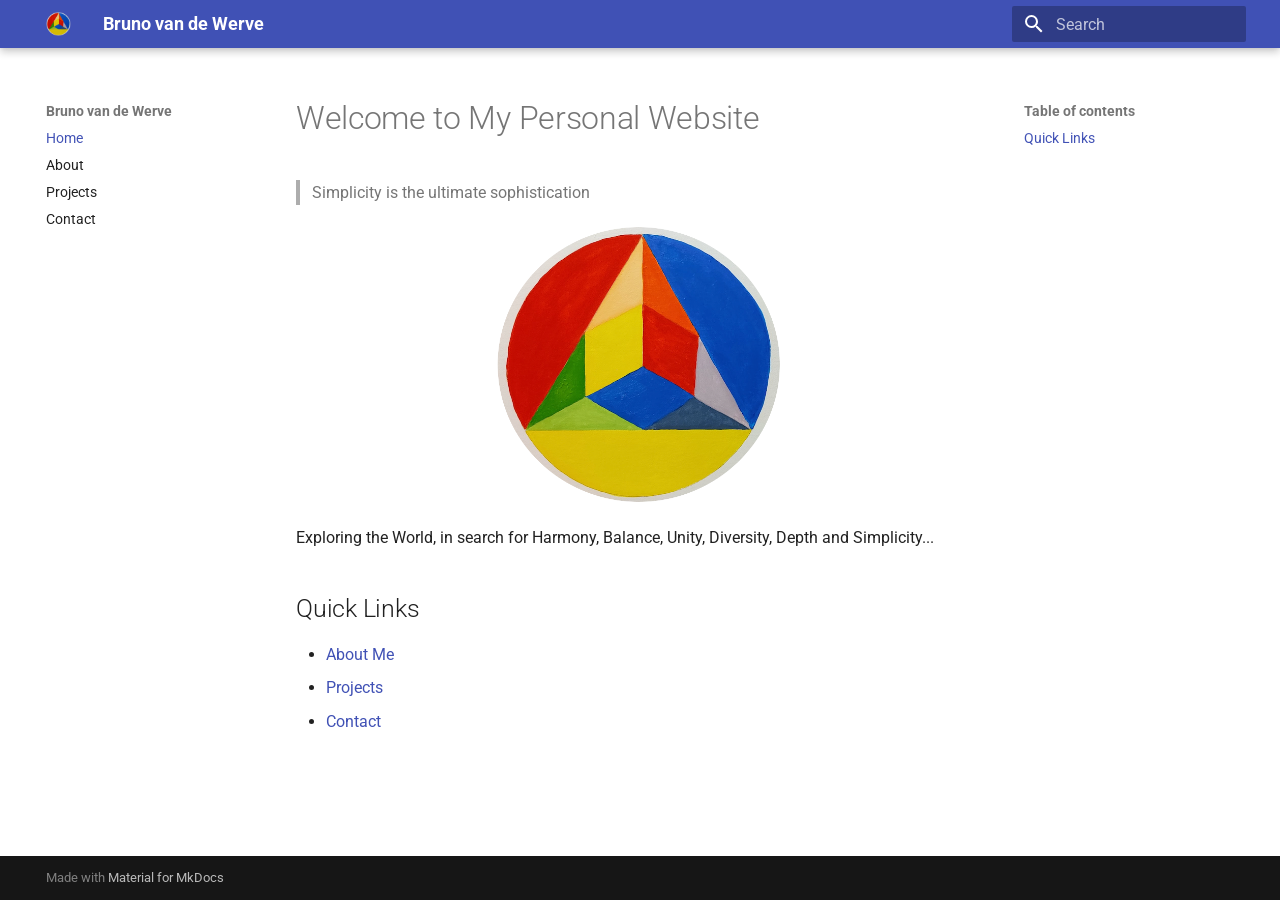
<file: index.html>
<!doctype html>
<html lang="en" class="no-js">
  <head>
    
      <meta charset="utf-8">
      <meta name="viewport" content="width=device-width,initial-scale=1">
      
      
      
        <link rel="canonical" href="https://bvandewe.github.io/">
      
      
      
        <link rel="next" href="about/">
      
      
      <link rel="icon" href="assets/images/favicon.png">
      <meta name="generator" content="mkdocs-1.6.0, mkdocs-material-9.5.32">
    
    
      
        <title>Bruno van de Werve</title>
      
    
    
      <link rel="stylesheet" href="assets/stylesheets/main.3cba04c6.min.css">
      
        
        <link rel="stylesheet" href="assets/stylesheets/palette.06af60db.min.css">
      
      


    
    
      
    
    
      
        
        
        <link rel="preconnect" href="https://fonts.gstatic.com" crossorigin>
        <link rel="stylesheet" href="https://fonts.googleapis.com/css?family=Roboto:300,300i,400,400i,700,700i%7CRoboto+Mono:400,400i,700,700i&display=fallback">
        <style>:root{--md-text-font:"Roboto";--md-code-font:"Roboto Mono"}</style>
      
    
    
      <link rel="stylesheet" href="styles.css">
    
    <script>__md_scope=new URL(".",location),__md_hash=e=>[...e].reduce((e,_)=>(e<<5)-e+_.charCodeAt(0),0),__md_get=(e,_=localStorage,t=__md_scope)=>JSON.parse(_.getItem(t.pathname+"."+e)),__md_set=(e,_,t=localStorage,a=__md_scope)=>{try{t.setItem(a.pathname+"."+e,JSON.stringify(_))}catch(e){}}</script>
    
      

    
    
    
  </head>
  
  
    
    
    
    
    
    <body dir="ltr" data-md-color-scheme="default" data-md-color-primary="indigo" data-md-color-accent="orange">
  
    
    <input class="md-toggle" data-md-toggle="drawer" type="checkbox" id="__drawer" autocomplete="off">
    <input class="md-toggle" data-md-toggle="search" type="checkbox" id="__search" autocomplete="off">
    <label class="md-overlay" for="__drawer"></label>
    <div data-md-component="skip">
      
        
        <a href="#welcome-to-my-personal-website" class="md-skip">
          Skip to content
        </a>
      
    </div>
    <div data-md-component="announce">
      
    </div>
    
    
      

  

<header class="md-header md-header--shadow" data-md-component="header">
  <nav class="md-header__inner md-grid" aria-label="Header">
    <a href="." title="Bruno van de Werve" class="md-header__button md-logo" aria-label="Bruno van de Werve" data-md-component="logo">
      
  <img src="img/profile.png" alt="logo">

    </a>
    <label class="md-header__button md-icon" for="__drawer">
      
      <svg xmlns="http://www.w3.org/2000/svg" viewBox="0 0 24 24"><path d="M3 6h18v2H3V6m0 5h18v2H3v-2m0 5h18v2H3v-2Z"/></svg>
    </label>
    <div class="md-header__title" data-md-component="header-title">
      <div class="md-header__ellipsis">
        <div class="md-header__topic">
          <span class="md-ellipsis">
            Bruno van de Werve
          </span>
        </div>
        <div class="md-header__topic" data-md-component="header-topic">
          <span class="md-ellipsis">
            
              Home
            
          </span>
        </div>
      </div>
    </div>
    
      
    
    
    
    
      <label class="md-header__button md-icon" for="__search">
        
        <svg xmlns="http://www.w3.org/2000/svg" viewBox="0 0 24 24"><path d="M9.5 3A6.5 6.5 0 0 1 16 9.5c0 1.61-.59 3.09-1.56 4.23l.27.27h.79l5 5-1.5 1.5-5-5v-.79l-.27-.27A6.516 6.516 0 0 1 9.5 16 6.5 6.5 0 0 1 3 9.5 6.5 6.5 0 0 1 9.5 3m0 2C7 5 5 7 5 9.5S7 14 9.5 14 14 12 14 9.5 12 5 9.5 5Z"/></svg>
      </label>
      <div class="md-search" data-md-component="search" role="dialog">
  <label class="md-search__overlay" for="__search"></label>
  <div class="md-search__inner" role="search">
    <form class="md-search__form" name="search">
      <input type="text" class="md-search__input" name="query" aria-label="Search" placeholder="Search" autocapitalize="off" autocorrect="off" autocomplete="off" spellcheck="false" data-md-component="search-query" required>
      <label class="md-search__icon md-icon" for="__search">
        
        <svg xmlns="http://www.w3.org/2000/svg" viewBox="0 0 24 24"><path d="M9.5 3A6.5 6.5 0 0 1 16 9.5c0 1.61-.59 3.09-1.56 4.23l.27.27h.79l5 5-1.5 1.5-5-5v-.79l-.27-.27A6.516 6.516 0 0 1 9.5 16 6.5 6.5 0 0 1 3 9.5 6.5 6.5 0 0 1 9.5 3m0 2C7 5 5 7 5 9.5S7 14 9.5 14 14 12 14 9.5 12 5 9.5 5Z"/></svg>
        
        <svg xmlns="http://www.w3.org/2000/svg" viewBox="0 0 24 24"><path d="M20 11v2H8l5.5 5.5-1.42 1.42L4.16 12l7.92-7.92L13.5 5.5 8 11h12Z"/></svg>
      </label>
      <nav class="md-search__options" aria-label="Search">
        
          <a href="javascript:void(0)" class="md-search__icon md-icon" title="Share" aria-label="Share" data-clipboard data-clipboard-text="" data-md-component="search-share" tabindex="-1">
            
            <svg xmlns="http://www.w3.org/2000/svg" viewBox="0 0 24 24"><path d="M18 16.08c-.76 0-1.44.3-1.96.77L8.91 12.7c.05-.23.09-.46.09-.7 0-.24-.04-.47-.09-.7l7.05-4.11c.54.5 1.25.81 2.04.81a3 3 0 0 0 3-3 3 3 0 0 0-3-3 3 3 0 0 0-3 3c0 .24.04.47.09.7L8.04 9.81C7.5 9.31 6.79 9 6 9a3 3 0 0 0-3 3 3 3 0 0 0 3 3c.79 0 1.5-.31 2.04-.81l7.12 4.15c-.05.21-.08.43-.08.66 0 1.61 1.31 2.91 2.92 2.91 1.61 0 2.92-1.3 2.92-2.91A2.92 2.92 0 0 0 18 16.08Z"/></svg>
          </a>
        
        <button type="reset" class="md-search__icon md-icon" title="Clear" aria-label="Clear" tabindex="-1">
          
          <svg xmlns="http://www.w3.org/2000/svg" viewBox="0 0 24 24"><path d="M19 6.41 17.59 5 12 10.59 6.41 5 5 6.41 10.59 12 5 17.59 6.41 19 12 13.41 17.59 19 19 17.59 13.41 12 19 6.41Z"/></svg>
        </button>
      </nav>
      
    </form>
    <div class="md-search__output">
      <div class="md-search__scrollwrap" tabindex="0" data-md-scrollfix>
        <div class="md-search-result" data-md-component="search-result">
          <div class="md-search-result__meta">
            Initializing search
          </div>
          <ol class="md-search-result__list" role="presentation"></ol>
        </div>
      </div>
    </div>
  </div>
</div>
    
    
  </nav>
  
</header>
    
    <div class="md-container" data-md-component="container">
      
      
        
          
        
      
      <main class="md-main" data-md-component="main">
        <div class="md-main__inner md-grid">
          
            
              
              <div class="md-sidebar md-sidebar--primary" data-md-component="sidebar" data-md-type="navigation" >
                <div class="md-sidebar__scrollwrap">
                  <div class="md-sidebar__inner">
                    



<nav class="md-nav md-nav--primary" aria-label="Navigation" data-md-level="0">
  <label class="md-nav__title" for="__drawer">
    <a href="." title="Bruno van de Werve" class="md-nav__button md-logo" aria-label="Bruno van de Werve" data-md-component="logo">
      
  <img src="img/profile.png" alt="logo">

    </a>
    Bruno van de Werve
  </label>
  
  <ul class="md-nav__list" data-md-scrollfix>
    
      
      
  
  
    
  
  
  
    <li class="md-nav__item md-nav__item--active">
      
      <input class="md-nav__toggle md-toggle" type="checkbox" id="__toc">
      
      
        
      
      
        <label class="md-nav__link md-nav__link--active" for="__toc">
          
  
  <span class="md-ellipsis">
    Home
  </span>
  

          <span class="md-nav__icon md-icon"></span>
        </label>
      
      <a href="." class="md-nav__link md-nav__link--active">
        
  
  <span class="md-ellipsis">
    Home
  </span>
  

      </a>
      
        

<nav class="md-nav md-nav--secondary" aria-label="Table of contents">
  
  
  
    
  
  
    <label class="md-nav__title" for="__toc">
      <span class="md-nav__icon md-icon"></span>
      Table of contents
    </label>
    <ul class="md-nav__list" data-md-component="toc" data-md-scrollfix>
      
        <li class="md-nav__item">
  <a href="#quick-links" class="md-nav__link">
    <span class="md-ellipsis">
      Quick Links
    </span>
  </a>
  
</li>
      
    </ul>
  
</nav>
      
    </li>
  

    
      
      
  
  
  
  
    <li class="md-nav__item">
      <a href="about/" class="md-nav__link">
        
  
  <span class="md-ellipsis">
    About
  </span>
  

      </a>
    </li>
  

    
      
      
  
  
  
  
    <li class="md-nav__item">
      <a href="projects/" class="md-nav__link">
        
  
  <span class="md-ellipsis">
    Projects
  </span>
  

      </a>
    </li>
  

    
      
      
  
  
  
  
    <li class="md-nav__item">
      <a href="contact/" class="md-nav__link">
        
  
  <span class="md-ellipsis">
    Contact
  </span>
  

      </a>
    </li>
  

    
  </ul>
</nav>
                  </div>
                </div>
              </div>
            
            
              
              <div class="md-sidebar md-sidebar--secondary" data-md-component="sidebar" data-md-type="toc" >
                <div class="md-sidebar__scrollwrap">
                  <div class="md-sidebar__inner">
                    

<nav class="md-nav md-nav--secondary" aria-label="Table of contents">
  
  
  
    
  
  
    <label class="md-nav__title" for="__toc">
      <span class="md-nav__icon md-icon"></span>
      Table of contents
    </label>
    <ul class="md-nav__list" data-md-component="toc" data-md-scrollfix>
      
        <li class="md-nav__item">
  <a href="#quick-links" class="md-nav__link">
    <span class="md-ellipsis">
      Quick Links
    </span>
  </a>
  
</li>
      
    </ul>
  
</nav>
                  </div>
                </div>
              </div>
            
          
          
            <div class="md-content" data-md-component="content">
              <article class="md-content__inner md-typeset">
                
                  


<h1 id="welcome-to-my-personal-website">Welcome to My Personal Website<a class="headerlink" href="#welcome-to-my-personal-website" title="Permanent link">&para;</a></h1>
<blockquote>
<p>Simplicity is the ultimate sophistication</p>
</blockquote>
<div class="image-container">
    <img src="img/profile.png" alt="Profile Picture" class="centered-image">
</div>

<p>Exploring the World, in search for Harmony, Balance, Unity, Diversity, Depth and Simplicity...</p>
<h2 id="quick-links">Quick Links<a class="headerlink" href="#quick-links" title="Permanent link">&para;</a></h2>
<ul>
<li><a href="about/">About Me</a></li>
<li><a href="projects/">Projects</a></li>
<li><a href="contact/">Contact</a></li>
</ul>












                
              </article>
            </div>
          
          
<script>var target=document.getElementById(location.hash.slice(1));target&&target.name&&(target.checked=target.name.startsWith("__tabbed_"))</script>
        </div>
        
      </main>
      
        <footer class="md-footer">
  
  <div class="md-footer-meta md-typeset">
    <div class="md-footer-meta__inner md-grid">
      <div class="md-copyright">
  
  
    Made with
    <a href="https://squidfunk.github.io/mkdocs-material/" target="_blank" rel="noopener">
      Material for MkDocs
    </a>
  
</div>
      
    </div>
  </div>
</footer>
      
    </div>
    <div class="md-dialog" data-md-component="dialog">
      <div class="md-dialog__inner md-typeset"></div>
    </div>
    
    
    <script id="__config" type="application/json">{"base": ".", "features": ["search.highlight", "search.share"], "search": "assets/javascripts/workers/search.b8dbb3d2.min.js", "translations": {"clipboard.copied": "Copied to clipboard", "clipboard.copy": "Copy to clipboard", "search.result.more.one": "1 more on this page", "search.result.more.other": "# more on this page", "search.result.none": "No matching documents", "search.result.one": "1 matching document", "search.result.other": "# matching documents", "search.result.placeholder": "Type to start searching", "search.result.term.missing": "Missing", "select.version": "Select version"}}</script>
    
    
      <script src="assets/javascripts/bundle.471ce7a9.min.js"></script>
      
    
  </body>
</html>
</file>
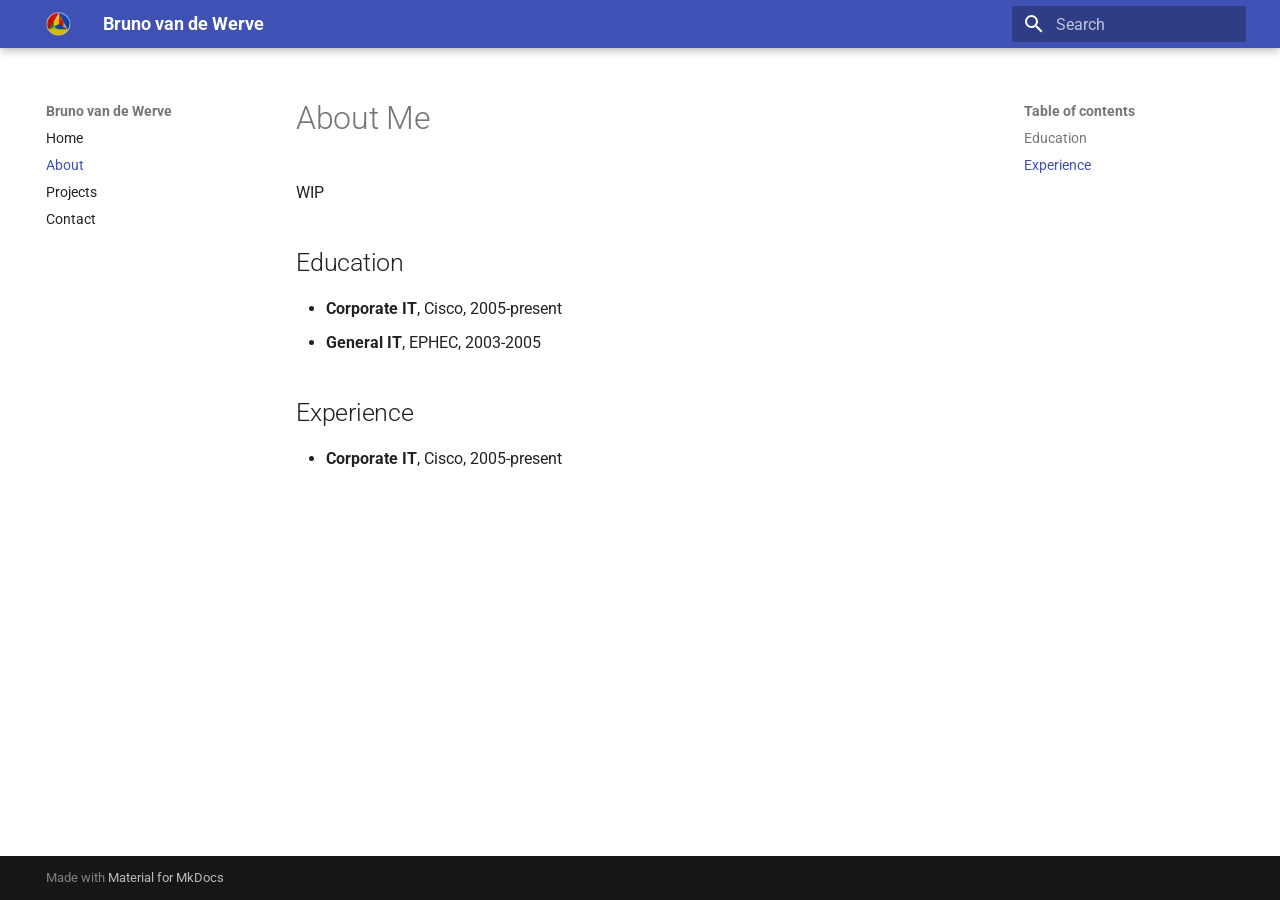
<file: about/index.html>
<!doctype html>
<html lang="en" class="no-js">
  <head>
    
      <meta charset="utf-8">
      <meta name="viewport" content="width=device-width,initial-scale=1">
      
      
      
        <link rel="canonical" href="https://bvandewe.github.io/about/">
      
      
        <link rel="prev" href="..">
      
      
        <link rel="next" href="../projects/">
      
      
      <link rel="icon" href="../assets/images/favicon.png">
      <meta name="generator" content="mkdocs-1.6.0, mkdocs-material-9.5.32">
    
    
      
        <title>About - Bruno van de Werve</title>
      
    
    
      <link rel="stylesheet" href="../assets/stylesheets/main.3cba04c6.min.css">
      
        
        <link rel="stylesheet" href="../assets/stylesheets/palette.06af60db.min.css">
      
      


    
    
      
    
    
      
        
        
        <link rel="preconnect" href="https://fonts.gstatic.com" crossorigin>
        <link rel="stylesheet" href="https://fonts.googleapis.com/css?family=Roboto:300,300i,400,400i,700,700i%7CRoboto+Mono:400,400i,700,700i&display=fallback">
        <style>:root{--md-text-font:"Roboto";--md-code-font:"Roboto Mono"}</style>
      
    
    
      <link rel="stylesheet" href="../styles.css">
    
    <script>__md_scope=new URL("..",location),__md_hash=e=>[...e].reduce((e,_)=>(e<<5)-e+_.charCodeAt(0),0),__md_get=(e,_=localStorage,t=__md_scope)=>JSON.parse(_.getItem(t.pathname+"."+e)),__md_set=(e,_,t=localStorage,a=__md_scope)=>{try{t.setItem(a.pathname+"."+e,JSON.stringify(_))}catch(e){}}</script>
    
      

    
    
    
  </head>
  
  
    
    
    
    
    
    <body dir="ltr" data-md-color-scheme="default" data-md-color-primary="indigo" data-md-color-accent="orange">
  
    
    <input class="md-toggle" data-md-toggle="drawer" type="checkbox" id="__drawer" autocomplete="off">
    <input class="md-toggle" data-md-toggle="search" type="checkbox" id="__search" autocomplete="off">
    <label class="md-overlay" for="__drawer"></label>
    <div data-md-component="skip">
      
        
        <a href="#about-me" class="md-skip">
          Skip to content
        </a>
      
    </div>
    <div data-md-component="announce">
      
    </div>
    
    
      

  

<header class="md-header md-header--shadow" data-md-component="header">
  <nav class="md-header__inner md-grid" aria-label="Header">
    <a href=".." title="Bruno van de Werve" class="md-header__button md-logo" aria-label="Bruno van de Werve" data-md-component="logo">
      
  <img src="../img/profile.png" alt="logo">

    </a>
    <label class="md-header__button md-icon" for="__drawer">
      
      <svg xmlns="http://www.w3.org/2000/svg" viewBox="0 0 24 24"><path d="M3 6h18v2H3V6m0 5h18v2H3v-2m0 5h18v2H3v-2Z"/></svg>
    </label>
    <div class="md-header__title" data-md-component="header-title">
      <div class="md-header__ellipsis">
        <div class="md-header__topic">
          <span class="md-ellipsis">
            Bruno van de Werve
          </span>
        </div>
        <div class="md-header__topic" data-md-component="header-topic">
          <span class="md-ellipsis">
            
              About
            
          </span>
        </div>
      </div>
    </div>
    
      
    
    
    
    
      <label class="md-header__button md-icon" for="__search">
        
        <svg xmlns="http://www.w3.org/2000/svg" viewBox="0 0 24 24"><path d="M9.5 3A6.5 6.5 0 0 1 16 9.5c0 1.61-.59 3.09-1.56 4.23l.27.27h.79l5 5-1.5 1.5-5-5v-.79l-.27-.27A6.516 6.516 0 0 1 9.5 16 6.5 6.5 0 0 1 3 9.5 6.5 6.5 0 0 1 9.5 3m0 2C7 5 5 7 5 9.5S7 14 9.5 14 14 12 14 9.5 12 5 9.5 5Z"/></svg>
      </label>
      <div class="md-search" data-md-component="search" role="dialog">
  <label class="md-search__overlay" for="__search"></label>
  <div class="md-search__inner" role="search">
    <form class="md-search__form" name="search">
      <input type="text" class="md-search__input" name="query" aria-label="Search" placeholder="Search" autocapitalize="off" autocorrect="off" autocomplete="off" spellcheck="false" data-md-component="search-query" required>
      <label class="md-search__icon md-icon" for="__search">
        
        <svg xmlns="http://www.w3.org/2000/svg" viewBox="0 0 24 24"><path d="M9.5 3A6.5 6.5 0 0 1 16 9.5c0 1.61-.59 3.09-1.56 4.23l.27.27h.79l5 5-1.5 1.5-5-5v-.79l-.27-.27A6.516 6.516 0 0 1 9.5 16 6.5 6.5 0 0 1 3 9.5 6.5 6.5 0 0 1 9.5 3m0 2C7 5 5 7 5 9.5S7 14 9.5 14 14 12 14 9.5 12 5 9.5 5Z"/></svg>
        
        <svg xmlns="http://www.w3.org/2000/svg" viewBox="0 0 24 24"><path d="M20 11v2H8l5.5 5.5-1.42 1.42L4.16 12l7.92-7.92L13.5 5.5 8 11h12Z"/></svg>
      </label>
      <nav class="md-search__options" aria-label="Search">
        
          <a href="javascript:void(0)" class="md-search__icon md-icon" title="Share" aria-label="Share" data-clipboard data-clipboard-text="" data-md-component="search-share" tabindex="-1">
            
            <svg xmlns="http://www.w3.org/2000/svg" viewBox="0 0 24 24"><path d="M18 16.08c-.76 0-1.44.3-1.96.77L8.91 12.7c.05-.23.09-.46.09-.7 0-.24-.04-.47-.09-.7l7.05-4.11c.54.5 1.25.81 2.04.81a3 3 0 0 0 3-3 3 3 0 0 0-3-3 3 3 0 0 0-3 3c0 .24.04.47.09.7L8.04 9.81C7.5 9.31 6.79 9 6 9a3 3 0 0 0-3 3 3 3 0 0 0 3 3c.79 0 1.5-.31 2.04-.81l7.12 4.15c-.05.21-.08.43-.08.66 0 1.61 1.31 2.91 2.92 2.91 1.61 0 2.92-1.3 2.92-2.91A2.92 2.92 0 0 0 18 16.08Z"/></svg>
          </a>
        
        <button type="reset" class="md-search__icon md-icon" title="Clear" aria-label="Clear" tabindex="-1">
          
          <svg xmlns="http://www.w3.org/2000/svg" viewBox="0 0 24 24"><path d="M19 6.41 17.59 5 12 10.59 6.41 5 5 6.41 10.59 12 5 17.59 6.41 19 12 13.41 17.59 19 19 17.59 13.41 12 19 6.41Z"/></svg>
        </button>
      </nav>
      
    </form>
    <div class="md-search__output">
      <div class="md-search__scrollwrap" tabindex="0" data-md-scrollfix>
        <div class="md-search-result" data-md-component="search-result">
          <div class="md-search-result__meta">
            Initializing search
          </div>
          <ol class="md-search-result__list" role="presentation"></ol>
        </div>
      </div>
    </div>
  </div>
</div>
    
    
  </nav>
  
</header>
    
    <div class="md-container" data-md-component="container">
      
      
        
          
        
      
      <main class="md-main" data-md-component="main">
        <div class="md-main__inner md-grid">
          
            
              
              <div class="md-sidebar md-sidebar--primary" data-md-component="sidebar" data-md-type="navigation" >
                <div class="md-sidebar__scrollwrap">
                  <div class="md-sidebar__inner">
                    



<nav class="md-nav md-nav--primary" aria-label="Navigation" data-md-level="0">
  <label class="md-nav__title" for="__drawer">
    <a href=".." title="Bruno van de Werve" class="md-nav__button md-logo" aria-label="Bruno van de Werve" data-md-component="logo">
      
  <img src="../img/profile.png" alt="logo">

    </a>
    Bruno van de Werve
  </label>
  
  <ul class="md-nav__list" data-md-scrollfix>
    
      
      
  
  
  
  
    <li class="md-nav__item">
      <a href=".." class="md-nav__link">
        
  
  <span class="md-ellipsis">
    Home
  </span>
  

      </a>
    </li>
  

    
      
      
  
  
    
  
  
  
    <li class="md-nav__item md-nav__item--active">
      
      <input class="md-nav__toggle md-toggle" type="checkbox" id="__toc">
      
      
        
      
      
        <label class="md-nav__link md-nav__link--active" for="__toc">
          
  
  <span class="md-ellipsis">
    About
  </span>
  

          <span class="md-nav__icon md-icon"></span>
        </label>
      
      <a href="./" class="md-nav__link md-nav__link--active">
        
  
  <span class="md-ellipsis">
    About
  </span>
  

      </a>
      
        

<nav class="md-nav md-nav--secondary" aria-label="Table of contents">
  
  
  
    
  
  
    <label class="md-nav__title" for="__toc">
      <span class="md-nav__icon md-icon"></span>
      Table of contents
    </label>
    <ul class="md-nav__list" data-md-component="toc" data-md-scrollfix>
      
        <li class="md-nav__item">
  <a href="#education" class="md-nav__link">
    <span class="md-ellipsis">
      Education
    </span>
  </a>
  
</li>
      
        <li class="md-nav__item">
  <a href="#experience" class="md-nav__link">
    <span class="md-ellipsis">
      Experience
    </span>
  </a>
  
</li>
      
    </ul>
  
</nav>
      
    </li>
  

    
      
      
  
  
  
  
    <li class="md-nav__item">
      <a href="../projects/" class="md-nav__link">
        
  
  <span class="md-ellipsis">
    Projects
  </span>
  

      </a>
    </li>
  

    
      
      
  
  
  
  
    <li class="md-nav__item">
      <a href="../contact/" class="md-nav__link">
        
  
  <span class="md-ellipsis">
    Contact
  </span>
  

      </a>
    </li>
  

    
  </ul>
</nav>
                  </div>
                </div>
              </div>
            
            
              
              <div class="md-sidebar md-sidebar--secondary" data-md-component="sidebar" data-md-type="toc" >
                <div class="md-sidebar__scrollwrap">
                  <div class="md-sidebar__inner">
                    

<nav class="md-nav md-nav--secondary" aria-label="Table of contents">
  
  
  
    
  
  
    <label class="md-nav__title" for="__toc">
      <span class="md-nav__icon md-icon"></span>
      Table of contents
    </label>
    <ul class="md-nav__list" data-md-component="toc" data-md-scrollfix>
      
        <li class="md-nav__item">
  <a href="#education" class="md-nav__link">
    <span class="md-ellipsis">
      Education
    </span>
  </a>
  
</li>
      
        <li class="md-nav__item">
  <a href="#experience" class="md-nav__link">
    <span class="md-ellipsis">
      Experience
    </span>
  </a>
  
</li>
      
    </ul>
  
</nav>
                  </div>
                </div>
              </div>
            
          
          
            <div class="md-content" data-md-component="content">
              <article class="md-content__inner md-typeset">
                
                  


<h1 id="about-me">About Me<a class="headerlink" href="#about-me" title="Permanent link">&para;</a></h1>
<p>WIP</p>
<h2 id="education">Education<a class="headerlink" href="#education" title="Permanent link">&para;</a></h2>
<ul>
<li><strong>Corporate IT</strong>, Cisco, 2005-present</li>
<li><strong>General IT</strong>, EPHEC, 2003-2005</li>
</ul>
<h2 id="experience">Experience<a class="headerlink" href="#experience" title="Permanent link">&para;</a></h2>
<ul>
<li><strong>Corporate IT</strong>, Cisco, 2005-present</li>
</ul>












                
              </article>
            </div>
          
          
<script>var target=document.getElementById(location.hash.slice(1));target&&target.name&&(target.checked=target.name.startsWith("__tabbed_"))</script>
        </div>
        
      </main>
      
        <footer class="md-footer">
  
  <div class="md-footer-meta md-typeset">
    <div class="md-footer-meta__inner md-grid">
      <div class="md-copyright">
  
  
    Made with
    <a href="https://squidfunk.github.io/mkdocs-material/" target="_blank" rel="noopener">
      Material for MkDocs
    </a>
  
</div>
      
    </div>
  </div>
</footer>
      
    </div>
    <div class="md-dialog" data-md-component="dialog">
      <div class="md-dialog__inner md-typeset"></div>
    </div>
    
    
    <script id="__config" type="application/json">{"base": "..", "features": ["search.highlight", "search.share"], "search": "../assets/javascripts/workers/search.b8dbb3d2.min.js", "translations": {"clipboard.copied": "Copied to clipboard", "clipboard.copy": "Copy to clipboard", "search.result.more.one": "1 more on this page", "search.result.more.other": "# more on this page", "search.result.none": "No matching documents", "search.result.one": "1 matching document", "search.result.other": "# matching documents", "search.result.placeholder": "Type to start searching", "search.result.term.missing": "Missing", "select.version": "Select version"}}</script>
    
    
      <script src="../assets/javascripts/bundle.471ce7a9.min.js"></script>
      
    
  </body>
</html>
</file>
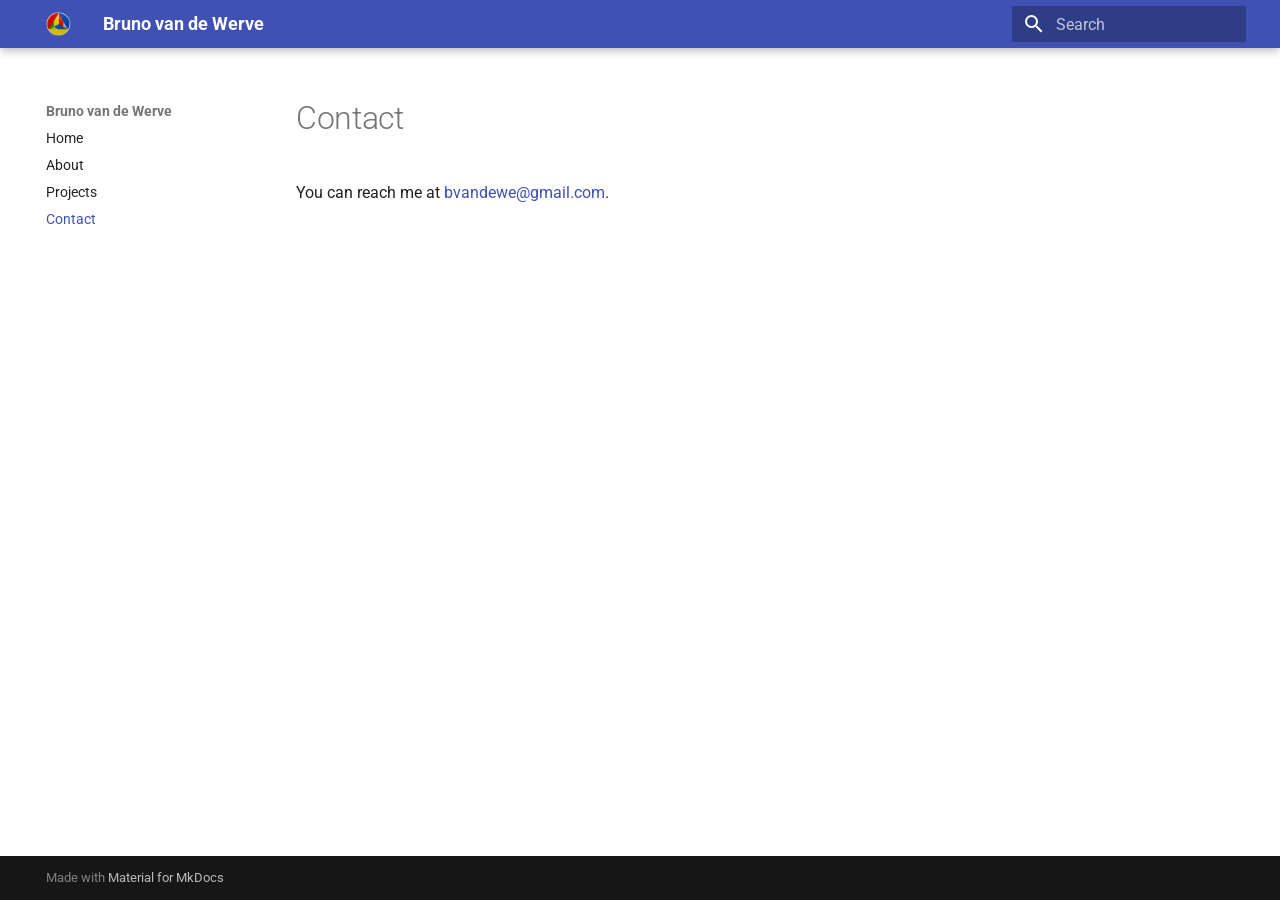
<file: contact/index.html>
<!doctype html>
<html lang="en" class="no-js">
  <head>
    
      <meta charset="utf-8">
      <meta name="viewport" content="width=device-width,initial-scale=1">
      
      
      
        <link rel="canonical" href="https://bvandewe.github.io/contact/">
      
      
        <link rel="prev" href="../projects/">
      
      
      
      <link rel="icon" href="../assets/images/favicon.png">
      <meta name="generator" content="mkdocs-1.6.0, mkdocs-material-9.5.32">
    
    
      
        <title>Contact - Bruno van de Werve</title>
      
    
    
      <link rel="stylesheet" href="../assets/stylesheets/main.3cba04c6.min.css">
      
        
        <link rel="stylesheet" href="../assets/stylesheets/palette.06af60db.min.css">
      
      


    
    
      
    
    
      
        
        
        <link rel="preconnect" href="https://fonts.gstatic.com" crossorigin>
        <link rel="stylesheet" href="https://fonts.googleapis.com/css?family=Roboto:300,300i,400,400i,700,700i%7CRoboto+Mono:400,400i,700,700i&display=fallback">
        <style>:root{--md-text-font:"Roboto";--md-code-font:"Roboto Mono"}</style>
      
    
    
      <link rel="stylesheet" href="../styles.css">
    
    <script>__md_scope=new URL("..",location),__md_hash=e=>[...e].reduce((e,_)=>(e<<5)-e+_.charCodeAt(0),0),__md_get=(e,_=localStorage,t=__md_scope)=>JSON.parse(_.getItem(t.pathname+"."+e)),__md_set=(e,_,t=localStorage,a=__md_scope)=>{try{t.setItem(a.pathname+"."+e,JSON.stringify(_))}catch(e){}}</script>
    
      

    
    
    
  </head>
  
  
    
    
    
    
    
    <body dir="ltr" data-md-color-scheme="default" data-md-color-primary="indigo" data-md-color-accent="orange">
  
    
    <input class="md-toggle" data-md-toggle="drawer" type="checkbox" id="__drawer" autocomplete="off">
    <input class="md-toggle" data-md-toggle="search" type="checkbox" id="__search" autocomplete="off">
    <label class="md-overlay" for="__drawer"></label>
    <div data-md-component="skip">
      
        
        <a href="#contact" class="md-skip">
          Skip to content
        </a>
      
    </div>
    <div data-md-component="announce">
      
    </div>
    
    
      

  

<header class="md-header md-header--shadow" data-md-component="header">
  <nav class="md-header__inner md-grid" aria-label="Header">
    <a href=".." title="Bruno van de Werve" class="md-header__button md-logo" aria-label="Bruno van de Werve" data-md-component="logo">
      
  <img src="../img/profile.png" alt="logo">

    </a>
    <label class="md-header__button md-icon" for="__drawer">
      
      <svg xmlns="http://www.w3.org/2000/svg" viewBox="0 0 24 24"><path d="M3 6h18v2H3V6m0 5h18v2H3v-2m0 5h18v2H3v-2Z"/></svg>
    </label>
    <div class="md-header__title" data-md-component="header-title">
      <div class="md-header__ellipsis">
        <div class="md-header__topic">
          <span class="md-ellipsis">
            Bruno van de Werve
          </span>
        </div>
        <div class="md-header__topic" data-md-component="header-topic">
          <span class="md-ellipsis">
            
              Contact
            
          </span>
        </div>
      </div>
    </div>
    
      
    
    
    
    
      <label class="md-header__button md-icon" for="__search">
        
        <svg xmlns="http://www.w3.org/2000/svg" viewBox="0 0 24 24"><path d="M9.5 3A6.5 6.5 0 0 1 16 9.5c0 1.61-.59 3.09-1.56 4.23l.27.27h.79l5 5-1.5 1.5-5-5v-.79l-.27-.27A6.516 6.516 0 0 1 9.5 16 6.5 6.5 0 0 1 3 9.5 6.5 6.5 0 0 1 9.5 3m0 2C7 5 5 7 5 9.5S7 14 9.5 14 14 12 14 9.5 12 5 9.5 5Z"/></svg>
      </label>
      <div class="md-search" data-md-component="search" role="dialog">
  <label class="md-search__overlay" for="__search"></label>
  <div class="md-search__inner" role="search">
    <form class="md-search__form" name="search">
      <input type="text" class="md-search__input" name="query" aria-label="Search" placeholder="Search" autocapitalize="off" autocorrect="off" autocomplete="off" spellcheck="false" data-md-component="search-query" required>
      <label class="md-search__icon md-icon" for="__search">
        
        <svg xmlns="http://www.w3.org/2000/svg" viewBox="0 0 24 24"><path d="M9.5 3A6.5 6.5 0 0 1 16 9.5c0 1.61-.59 3.09-1.56 4.23l.27.27h.79l5 5-1.5 1.5-5-5v-.79l-.27-.27A6.516 6.516 0 0 1 9.5 16 6.5 6.5 0 0 1 3 9.5 6.5 6.5 0 0 1 9.5 3m0 2C7 5 5 7 5 9.5S7 14 9.5 14 14 12 14 9.5 12 5 9.5 5Z"/></svg>
        
        <svg xmlns="http://www.w3.org/2000/svg" viewBox="0 0 24 24"><path d="M20 11v2H8l5.5 5.5-1.42 1.42L4.16 12l7.92-7.92L13.5 5.5 8 11h12Z"/></svg>
      </label>
      <nav class="md-search__options" aria-label="Search">
        
          <a href="javascript:void(0)" class="md-search__icon md-icon" title="Share" aria-label="Share" data-clipboard data-clipboard-text="" data-md-component="search-share" tabindex="-1">
            
            <svg xmlns="http://www.w3.org/2000/svg" viewBox="0 0 24 24"><path d="M18 16.08c-.76 0-1.44.3-1.96.77L8.91 12.7c.05-.23.09-.46.09-.7 0-.24-.04-.47-.09-.7l7.05-4.11c.54.5 1.25.81 2.04.81a3 3 0 0 0 3-3 3 3 0 0 0-3-3 3 3 0 0 0-3 3c0 .24.04.47.09.7L8.04 9.81C7.5 9.31 6.79 9 6 9a3 3 0 0 0-3 3 3 3 0 0 0 3 3c.79 0 1.5-.31 2.04-.81l7.12 4.15c-.05.21-.08.43-.08.66 0 1.61 1.31 2.91 2.92 2.91 1.61 0 2.92-1.3 2.92-2.91A2.92 2.92 0 0 0 18 16.08Z"/></svg>
          </a>
        
        <button type="reset" class="md-search__icon md-icon" title="Clear" aria-label="Clear" tabindex="-1">
          
          <svg xmlns="http://www.w3.org/2000/svg" viewBox="0 0 24 24"><path d="M19 6.41 17.59 5 12 10.59 6.41 5 5 6.41 10.59 12 5 17.59 6.41 19 12 13.41 17.59 19 19 17.59 13.41 12 19 6.41Z"/></svg>
        </button>
      </nav>
      
    </form>
    <div class="md-search__output">
      <div class="md-search__scrollwrap" tabindex="0" data-md-scrollfix>
        <div class="md-search-result" data-md-component="search-result">
          <div class="md-search-result__meta">
            Initializing search
          </div>
          <ol class="md-search-result__list" role="presentation"></ol>
        </div>
      </div>
    </div>
  </div>
</div>
    
    
  </nav>
  
</header>
    
    <div class="md-container" data-md-component="container">
      
      
        
          
        
      
      <main class="md-main" data-md-component="main">
        <div class="md-main__inner md-grid">
          
            
              
              <div class="md-sidebar md-sidebar--primary" data-md-component="sidebar" data-md-type="navigation" >
                <div class="md-sidebar__scrollwrap">
                  <div class="md-sidebar__inner">
                    



<nav class="md-nav md-nav--primary" aria-label="Navigation" data-md-level="0">
  <label class="md-nav__title" for="__drawer">
    <a href=".." title="Bruno van de Werve" class="md-nav__button md-logo" aria-label="Bruno van de Werve" data-md-component="logo">
      
  <img src="../img/profile.png" alt="logo">

    </a>
    Bruno van de Werve
  </label>
  
  <ul class="md-nav__list" data-md-scrollfix>
    
      
      
  
  
  
  
    <li class="md-nav__item">
      <a href=".." class="md-nav__link">
        
  
  <span class="md-ellipsis">
    Home
  </span>
  

      </a>
    </li>
  

    
      
      
  
  
  
  
    <li class="md-nav__item">
      <a href="../about/" class="md-nav__link">
        
  
  <span class="md-ellipsis">
    About
  </span>
  

      </a>
    </li>
  

    
      
      
  
  
  
  
    <li class="md-nav__item">
      <a href="../projects/" class="md-nav__link">
        
  
  <span class="md-ellipsis">
    Projects
  </span>
  

      </a>
    </li>
  

    
      
      
  
  
    
  
  
  
    <li class="md-nav__item md-nav__item--active">
      
      <input class="md-nav__toggle md-toggle" type="checkbox" id="__toc">
      
      
        
      
      
      <a href="./" class="md-nav__link md-nav__link--active">
        
  
  <span class="md-ellipsis">
    Contact
  </span>
  

      </a>
      
    </li>
  

    
  </ul>
</nav>
                  </div>
                </div>
              </div>
            
            
              
              <div class="md-sidebar md-sidebar--secondary" data-md-component="sidebar" data-md-type="toc" >
                <div class="md-sidebar__scrollwrap">
                  <div class="md-sidebar__inner">
                    

<nav class="md-nav md-nav--secondary" aria-label="Table of contents">
  
  
  
    
  
  
</nav>
                  </div>
                </div>
              </div>
            
          
          
            <div class="md-content" data-md-component="content">
              <article class="md-content__inner md-typeset">
                
                  


<h1 id="contact">Contact<a class="headerlink" href="#contact" title="Permanent link">&para;</a></h1>
<p>You can reach me at <a href="mailto:bvandewe@gmail.com">bvandewe@gmail.com</a>.</p>












                
              </article>
            </div>
          
          
<script>var target=document.getElementById(location.hash.slice(1));target&&target.name&&(target.checked=target.name.startsWith("__tabbed_"))</script>
        </div>
        
      </main>
      
        <footer class="md-footer">
  
  <div class="md-footer-meta md-typeset">
    <div class="md-footer-meta__inner md-grid">
      <div class="md-copyright">
  
  
    Made with
    <a href="https://squidfunk.github.io/mkdocs-material/" target="_blank" rel="noopener">
      Material for MkDocs
    </a>
  
</div>
      
    </div>
  </div>
</footer>
      
    </div>
    <div class="md-dialog" data-md-component="dialog">
      <div class="md-dialog__inner md-typeset"></div>
    </div>
    
    
    <script id="__config" type="application/json">{"base": "..", "features": ["search.highlight", "search.share"], "search": "../assets/javascripts/workers/search.b8dbb3d2.min.js", "translations": {"clipboard.copied": "Copied to clipboard", "clipboard.copy": "Copy to clipboard", "search.result.more.one": "1 more on this page", "search.result.more.other": "# more on this page", "search.result.none": "No matching documents", "search.result.one": "1 matching document", "search.result.other": "# matching documents", "search.result.placeholder": "Type to start searching", "search.result.term.missing": "Missing", "select.version": "Select version"}}</script>
    
    
      <script src="../assets/javascripts/bundle.471ce7a9.min.js"></script>
      
    
  </body>
</html>
</file>
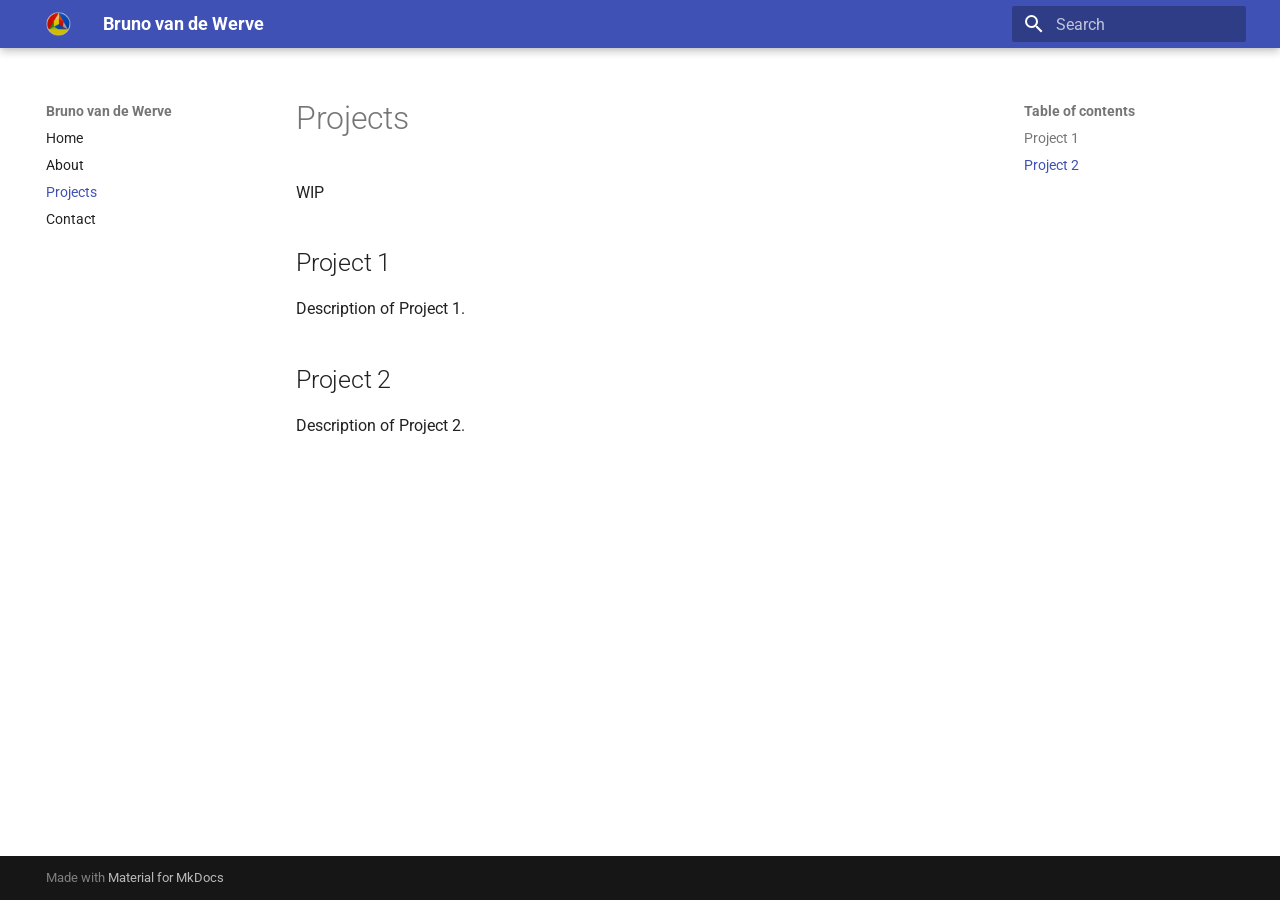
<file: projects/index.html>
<!doctype html>
<html lang="en" class="no-js">
  <head>
    
      <meta charset="utf-8">
      <meta name="viewport" content="width=device-width,initial-scale=1">
      
      
      
        <link rel="canonical" href="https://bvandewe.github.io/projects/">
      
      
        <link rel="prev" href="../about/">
      
      
        <link rel="next" href="../contact/">
      
      
      <link rel="icon" href="../assets/images/favicon.png">
      <meta name="generator" content="mkdocs-1.6.0, mkdocs-material-9.5.32">
    
    
      
        <title>Projects - Bruno van de Werve</title>
      
    
    
      <link rel="stylesheet" href="../assets/stylesheets/main.3cba04c6.min.css">
      
        
        <link rel="stylesheet" href="../assets/stylesheets/palette.06af60db.min.css">
      
      


    
    
      
    
    
      
        
        
        <link rel="preconnect" href="https://fonts.gstatic.com" crossorigin>
        <link rel="stylesheet" href="https://fonts.googleapis.com/css?family=Roboto:300,300i,400,400i,700,700i%7CRoboto+Mono:400,400i,700,700i&display=fallback">
        <style>:root{--md-text-font:"Roboto";--md-code-font:"Roboto Mono"}</style>
      
    
    
      <link rel="stylesheet" href="../styles.css">
    
    <script>__md_scope=new URL("..",location),__md_hash=e=>[...e].reduce((e,_)=>(e<<5)-e+_.charCodeAt(0),0),__md_get=(e,_=localStorage,t=__md_scope)=>JSON.parse(_.getItem(t.pathname+"."+e)),__md_set=(e,_,t=localStorage,a=__md_scope)=>{try{t.setItem(a.pathname+"."+e,JSON.stringify(_))}catch(e){}}</script>
    
      

    
    
    
  </head>
  
  
    
    
    
    
    
    <body dir="ltr" data-md-color-scheme="default" data-md-color-primary="indigo" data-md-color-accent="orange">
  
    
    <input class="md-toggle" data-md-toggle="drawer" type="checkbox" id="__drawer" autocomplete="off">
    <input class="md-toggle" data-md-toggle="search" type="checkbox" id="__search" autocomplete="off">
    <label class="md-overlay" for="__drawer"></label>
    <div data-md-component="skip">
      
        
        <a href="#projects" class="md-skip">
          Skip to content
        </a>
      
    </div>
    <div data-md-component="announce">
      
    </div>
    
    
      

  

<header class="md-header md-header--shadow" data-md-component="header">
  <nav class="md-header__inner md-grid" aria-label="Header">
    <a href=".." title="Bruno van de Werve" class="md-header__button md-logo" aria-label="Bruno van de Werve" data-md-component="logo">
      
  <img src="../img/profile.png" alt="logo">

    </a>
    <label class="md-header__button md-icon" for="__drawer">
      
      <svg xmlns="http://www.w3.org/2000/svg" viewBox="0 0 24 24"><path d="M3 6h18v2H3V6m0 5h18v2H3v-2m0 5h18v2H3v-2Z"/></svg>
    </label>
    <div class="md-header__title" data-md-component="header-title">
      <div class="md-header__ellipsis">
        <div class="md-header__topic">
          <span class="md-ellipsis">
            Bruno van de Werve
          </span>
        </div>
        <div class="md-header__topic" data-md-component="header-topic">
          <span class="md-ellipsis">
            
              Projects
            
          </span>
        </div>
      </div>
    </div>
    
      
    
    
    
    
      <label class="md-header__button md-icon" for="__search">
        
        <svg xmlns="http://www.w3.org/2000/svg" viewBox="0 0 24 24"><path d="M9.5 3A6.5 6.5 0 0 1 16 9.5c0 1.61-.59 3.09-1.56 4.23l.27.27h.79l5 5-1.5 1.5-5-5v-.79l-.27-.27A6.516 6.516 0 0 1 9.5 16 6.5 6.5 0 0 1 3 9.5 6.5 6.5 0 0 1 9.5 3m0 2C7 5 5 7 5 9.5S7 14 9.5 14 14 12 14 9.5 12 5 9.5 5Z"/></svg>
      </label>
      <div class="md-search" data-md-component="search" role="dialog">
  <label class="md-search__overlay" for="__search"></label>
  <div class="md-search__inner" role="search">
    <form class="md-search__form" name="search">
      <input type="text" class="md-search__input" name="query" aria-label="Search" placeholder="Search" autocapitalize="off" autocorrect="off" autocomplete="off" spellcheck="false" data-md-component="search-query" required>
      <label class="md-search__icon md-icon" for="__search">
        
        <svg xmlns="http://www.w3.org/2000/svg" viewBox="0 0 24 24"><path d="M9.5 3A6.5 6.5 0 0 1 16 9.5c0 1.61-.59 3.09-1.56 4.23l.27.27h.79l5 5-1.5 1.5-5-5v-.79l-.27-.27A6.516 6.516 0 0 1 9.5 16 6.5 6.5 0 0 1 3 9.5 6.5 6.5 0 0 1 9.5 3m0 2C7 5 5 7 5 9.5S7 14 9.5 14 14 12 14 9.5 12 5 9.5 5Z"/></svg>
        
        <svg xmlns="http://www.w3.org/2000/svg" viewBox="0 0 24 24"><path d="M20 11v2H8l5.5 5.5-1.42 1.42L4.16 12l7.92-7.92L13.5 5.5 8 11h12Z"/></svg>
      </label>
      <nav class="md-search__options" aria-label="Search">
        
          <a href="javascript:void(0)" class="md-search__icon md-icon" title="Share" aria-label="Share" data-clipboard data-clipboard-text="" data-md-component="search-share" tabindex="-1">
            
            <svg xmlns="http://www.w3.org/2000/svg" viewBox="0 0 24 24"><path d="M18 16.08c-.76 0-1.44.3-1.96.77L8.91 12.7c.05-.23.09-.46.09-.7 0-.24-.04-.47-.09-.7l7.05-4.11c.54.5 1.25.81 2.04.81a3 3 0 0 0 3-3 3 3 0 0 0-3-3 3 3 0 0 0-3 3c0 .24.04.47.09.7L8.04 9.81C7.5 9.31 6.79 9 6 9a3 3 0 0 0-3 3 3 3 0 0 0 3 3c.79 0 1.5-.31 2.04-.81l7.12 4.15c-.05.21-.08.43-.08.66 0 1.61 1.31 2.91 2.92 2.91 1.61 0 2.92-1.3 2.92-2.91A2.92 2.92 0 0 0 18 16.08Z"/></svg>
          </a>
        
        <button type="reset" class="md-search__icon md-icon" title="Clear" aria-label="Clear" tabindex="-1">
          
          <svg xmlns="http://www.w3.org/2000/svg" viewBox="0 0 24 24"><path d="M19 6.41 17.59 5 12 10.59 6.41 5 5 6.41 10.59 12 5 17.59 6.41 19 12 13.41 17.59 19 19 17.59 13.41 12 19 6.41Z"/></svg>
        </button>
      </nav>
      
    </form>
    <div class="md-search__output">
      <div class="md-search__scrollwrap" tabindex="0" data-md-scrollfix>
        <div class="md-search-result" data-md-component="search-result">
          <div class="md-search-result__meta">
            Initializing search
          </div>
          <ol class="md-search-result__list" role="presentation"></ol>
        </div>
      </div>
    </div>
  </div>
</div>
    
    
  </nav>
  
</header>
    
    <div class="md-container" data-md-component="container">
      
      
        
          
        
      
      <main class="md-main" data-md-component="main">
        <div class="md-main__inner md-grid">
          
            
              
              <div class="md-sidebar md-sidebar--primary" data-md-component="sidebar" data-md-type="navigation" >
                <div class="md-sidebar__scrollwrap">
                  <div class="md-sidebar__inner">
                    



<nav class="md-nav md-nav--primary" aria-label="Navigation" data-md-level="0">
  <label class="md-nav__title" for="__drawer">
    <a href=".." title="Bruno van de Werve" class="md-nav__button md-logo" aria-label="Bruno van de Werve" data-md-component="logo">
      
  <img src="../img/profile.png" alt="logo">

    </a>
    Bruno van de Werve
  </label>
  
  <ul class="md-nav__list" data-md-scrollfix>
    
      
      
  
  
  
  
    <li class="md-nav__item">
      <a href=".." class="md-nav__link">
        
  
  <span class="md-ellipsis">
    Home
  </span>
  

      </a>
    </li>
  

    
      
      
  
  
  
  
    <li class="md-nav__item">
      <a href="../about/" class="md-nav__link">
        
  
  <span class="md-ellipsis">
    About
  </span>
  

      </a>
    </li>
  

    
      
      
  
  
    
  
  
  
    <li class="md-nav__item md-nav__item--active">
      
      <input class="md-nav__toggle md-toggle" type="checkbox" id="__toc">
      
      
        
      
      
        <label class="md-nav__link md-nav__link--active" for="__toc">
          
  
  <span class="md-ellipsis">
    Projects
  </span>
  

          <span class="md-nav__icon md-icon"></span>
        </label>
      
      <a href="./" class="md-nav__link md-nav__link--active">
        
  
  <span class="md-ellipsis">
    Projects
  </span>
  

      </a>
      
        

<nav class="md-nav md-nav--secondary" aria-label="Table of contents">
  
  
  
    
  
  
    <label class="md-nav__title" for="__toc">
      <span class="md-nav__icon md-icon"></span>
      Table of contents
    </label>
    <ul class="md-nav__list" data-md-component="toc" data-md-scrollfix>
      
        <li class="md-nav__item">
  <a href="#project-1" class="md-nav__link">
    <span class="md-ellipsis">
      Project 1
    </span>
  </a>
  
</li>
      
        <li class="md-nav__item">
  <a href="#project-2" class="md-nav__link">
    <span class="md-ellipsis">
      Project 2
    </span>
  </a>
  
</li>
      
    </ul>
  
</nav>
      
    </li>
  

    
      
      
  
  
  
  
    <li class="md-nav__item">
      <a href="../contact/" class="md-nav__link">
        
  
  <span class="md-ellipsis">
    Contact
  </span>
  

      </a>
    </li>
  

    
  </ul>
</nav>
                  </div>
                </div>
              </div>
            
            
              
              <div class="md-sidebar md-sidebar--secondary" data-md-component="sidebar" data-md-type="toc" >
                <div class="md-sidebar__scrollwrap">
                  <div class="md-sidebar__inner">
                    

<nav class="md-nav md-nav--secondary" aria-label="Table of contents">
  
  
  
    
  
  
    <label class="md-nav__title" for="__toc">
      <span class="md-nav__icon md-icon"></span>
      Table of contents
    </label>
    <ul class="md-nav__list" data-md-component="toc" data-md-scrollfix>
      
        <li class="md-nav__item">
  <a href="#project-1" class="md-nav__link">
    <span class="md-ellipsis">
      Project 1
    </span>
  </a>
  
</li>
      
        <li class="md-nav__item">
  <a href="#project-2" class="md-nav__link">
    <span class="md-ellipsis">
      Project 2
    </span>
  </a>
  
</li>
      
    </ul>
  
</nav>
                  </div>
                </div>
              </div>
            
          
          
            <div class="md-content" data-md-component="content">
              <article class="md-content__inner md-typeset">
                
                  


<h1 id="projects">Projects<a class="headerlink" href="#projects" title="Permanent link">&para;</a></h1>
<p>WIP</p>
<h2 id="project-1">Project 1<a class="headerlink" href="#project-1" title="Permanent link">&para;</a></h2>
<p>Description of Project 1.</p>
<h2 id="project-2">Project 2<a class="headerlink" href="#project-2" title="Permanent link">&para;</a></h2>
<p>Description of Project 2.</p>












                
              </article>
            </div>
          
          
<script>var target=document.getElementById(location.hash.slice(1));target&&target.name&&(target.checked=target.name.startsWith("__tabbed_"))</script>
        </div>
        
      </main>
      
        <footer class="md-footer">
  
  <div class="md-footer-meta md-typeset">
    <div class="md-footer-meta__inner md-grid">
      <div class="md-copyright">
  
  
    Made with
    <a href="https://squidfunk.github.io/mkdocs-material/" target="_blank" rel="noopener">
      Material for MkDocs
    </a>
  
</div>
      
    </div>
  </div>
</footer>
      
    </div>
    <div class="md-dialog" data-md-component="dialog">
      <div class="md-dialog__inner md-typeset"></div>
    </div>
    
    
    <script id="__config" type="application/json">{"base": "..", "features": ["search.highlight", "search.share"], "search": "../assets/javascripts/workers/search.b8dbb3d2.min.js", "translations": {"clipboard.copied": "Copied to clipboard", "clipboard.copy": "Copy to clipboard", "search.result.more.one": "1 more on this page", "search.result.more.other": "# more on this page", "search.result.none": "No matching documents", "search.result.one": "1 matching document", "search.result.other": "# matching documents", "search.result.placeholder": "Type to start searching", "search.result.term.missing": "Missing", "select.version": "Select version"}}</script>
    
    
      <script src="../assets/javascripts/bundle.471ce7a9.min.js"></script>
      
    
  </body>
</html>
</file>
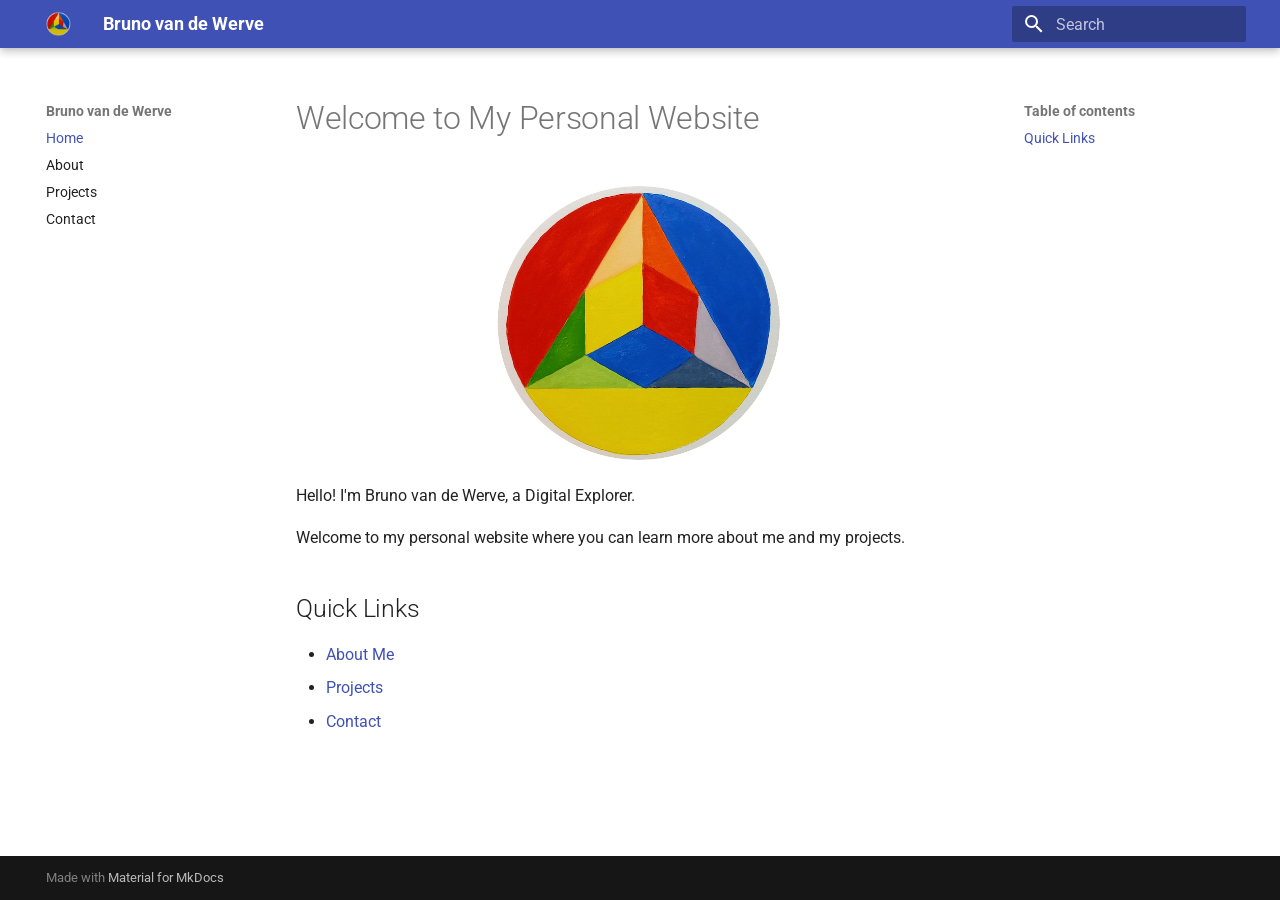
<file: perso/site/index.html>
<!doctype html>
<html lang="en" class="no-js">
  <head>
    
      <meta charset="utf-8">
      <meta name="viewport" content="width=device-width,initial-scale=1">
      
      
      
        <link rel="canonical" href="https://bvandewe.github.io/">
      
      
      
        <link rel="next" href="about/">
      
      
      <link rel="icon" href="assets/images/favicon.png">
      <meta name="generator" content="mkdocs-1.6.0, mkdocs-material-9.5.32">
    
    
      
        <title>Bruno van de Werve</title>
      
    
    
      <link rel="stylesheet" href="assets/stylesheets/main.3cba04c6.min.css">
      
        
        <link rel="stylesheet" href="assets/stylesheets/palette.06af60db.min.css">
      
      


    
    
      
    
    
      
        
        
        <link rel="preconnect" href="https://fonts.gstatic.com" crossorigin>
        <link rel="stylesheet" href="https://fonts.googleapis.com/css?family=Roboto:300,300i,400,400i,700,700i%7CRoboto+Mono:400,400i,700,700i&display=fallback">
        <style>:root{--md-text-font:"Roboto";--md-code-font:"Roboto Mono"}</style>
      
    
    
      <link rel="stylesheet" href="styles.css">
    
    <script>__md_scope=new URL(".",location),__md_hash=e=>[...e].reduce((e,_)=>(e<<5)-e+_.charCodeAt(0),0),__md_get=(e,_=localStorage,t=__md_scope)=>JSON.parse(_.getItem(t.pathname+"."+e)),__md_set=(e,_,t=localStorage,a=__md_scope)=>{try{t.setItem(a.pathname+"."+e,JSON.stringify(_))}catch(e){}}</script>
    
      

    
    
    
  </head>
  
  
    
    
    
    
    
    <body dir="ltr" data-md-color-scheme="default" data-md-color-primary="indigo" data-md-color-accent="orange">
  
    
    <input class="md-toggle" data-md-toggle="drawer" type="checkbox" id="__drawer" autocomplete="off">
    <input class="md-toggle" data-md-toggle="search" type="checkbox" id="__search" autocomplete="off">
    <label class="md-overlay" for="__drawer"></label>
    <div data-md-component="skip">
      
        
        <a href="#welcome-to-my-personal-website" class="md-skip">
          Skip to content
        </a>
      
    </div>
    <div data-md-component="announce">
      
    </div>
    
    
      

  

<header class="md-header md-header--shadow" data-md-component="header">
  <nav class="md-header__inner md-grid" aria-label="Header">
    <a href="." title="Bruno van de Werve" class="md-header__button md-logo" aria-label="Bruno van de Werve" data-md-component="logo">
      
  <img src="img/profile.png" alt="logo">

    </a>
    <label class="md-header__button md-icon" for="__drawer">
      
      <svg xmlns="http://www.w3.org/2000/svg" viewBox="0 0 24 24"><path d="M3 6h18v2H3V6m0 5h18v2H3v-2m0 5h18v2H3v-2Z"/></svg>
    </label>
    <div class="md-header__title" data-md-component="header-title">
      <div class="md-header__ellipsis">
        <div class="md-header__topic">
          <span class="md-ellipsis">
            Bruno van de Werve
          </span>
        </div>
        <div class="md-header__topic" data-md-component="header-topic">
          <span class="md-ellipsis">
            
              Home
            
          </span>
        </div>
      </div>
    </div>
    
      
    
    
    
    
      <label class="md-header__button md-icon" for="__search">
        
        <svg xmlns="http://www.w3.org/2000/svg" viewBox="0 0 24 24"><path d="M9.5 3A6.5 6.5 0 0 1 16 9.5c0 1.61-.59 3.09-1.56 4.23l.27.27h.79l5 5-1.5 1.5-5-5v-.79l-.27-.27A6.516 6.516 0 0 1 9.5 16 6.5 6.5 0 0 1 3 9.5 6.5 6.5 0 0 1 9.5 3m0 2C7 5 5 7 5 9.5S7 14 9.5 14 14 12 14 9.5 12 5 9.5 5Z"/></svg>
      </label>
      <div class="md-search" data-md-component="search" role="dialog">
  <label class="md-search__overlay" for="__search"></label>
  <div class="md-search__inner" role="search">
    <form class="md-search__form" name="search">
      <input type="text" class="md-search__input" name="query" aria-label="Search" placeholder="Search" autocapitalize="off" autocorrect="off" autocomplete="off" spellcheck="false" data-md-component="search-query" required>
      <label class="md-search__icon md-icon" for="__search">
        
        <svg xmlns="http://www.w3.org/2000/svg" viewBox="0 0 24 24"><path d="M9.5 3A6.5 6.5 0 0 1 16 9.5c0 1.61-.59 3.09-1.56 4.23l.27.27h.79l5 5-1.5 1.5-5-5v-.79l-.27-.27A6.516 6.516 0 0 1 9.5 16 6.5 6.5 0 0 1 3 9.5 6.5 6.5 0 0 1 9.5 3m0 2C7 5 5 7 5 9.5S7 14 9.5 14 14 12 14 9.5 12 5 9.5 5Z"/></svg>
        
        <svg xmlns="http://www.w3.org/2000/svg" viewBox="0 0 24 24"><path d="M20 11v2H8l5.5 5.5-1.42 1.42L4.16 12l7.92-7.92L13.5 5.5 8 11h12Z"/></svg>
      </label>
      <nav class="md-search__options" aria-label="Search">
        
          <a href="javascript:void(0)" class="md-search__icon md-icon" title="Share" aria-label="Share" data-clipboard data-clipboard-text="" data-md-component="search-share" tabindex="-1">
            
            <svg xmlns="http://www.w3.org/2000/svg" viewBox="0 0 24 24"><path d="M18 16.08c-.76 0-1.44.3-1.96.77L8.91 12.7c.05-.23.09-.46.09-.7 0-.24-.04-.47-.09-.7l7.05-4.11c.54.5 1.25.81 2.04.81a3 3 0 0 0 3-3 3 3 0 0 0-3-3 3 3 0 0 0-3 3c0 .24.04.47.09.7L8.04 9.81C7.5 9.31 6.79 9 6 9a3 3 0 0 0-3 3 3 3 0 0 0 3 3c.79 0 1.5-.31 2.04-.81l7.12 4.15c-.05.21-.08.43-.08.66 0 1.61 1.31 2.91 2.92 2.91 1.61 0 2.92-1.3 2.92-2.91A2.92 2.92 0 0 0 18 16.08Z"/></svg>
          </a>
        
        <button type="reset" class="md-search__icon md-icon" title="Clear" aria-label="Clear" tabindex="-1">
          
          <svg xmlns="http://www.w3.org/2000/svg" viewBox="0 0 24 24"><path d="M19 6.41 17.59 5 12 10.59 6.41 5 5 6.41 10.59 12 5 17.59 6.41 19 12 13.41 17.59 19 19 17.59 13.41 12 19 6.41Z"/></svg>
        </button>
      </nav>
      
    </form>
    <div class="md-search__output">
      <div class="md-search__scrollwrap" tabindex="0" data-md-scrollfix>
        <div class="md-search-result" data-md-component="search-result">
          <div class="md-search-result__meta">
            Initializing search
          </div>
          <ol class="md-search-result__list" role="presentation"></ol>
        </div>
      </div>
    </div>
  </div>
</div>
    
    
  </nav>
  
</header>
    
    <div class="md-container" data-md-component="container">
      
      
        
          
        
      
      <main class="md-main" data-md-component="main">
        <div class="md-main__inner md-grid">
          
            
              
              <div class="md-sidebar md-sidebar--primary" data-md-component="sidebar" data-md-type="navigation" >
                <div class="md-sidebar__scrollwrap">
                  <div class="md-sidebar__inner">
                    



<nav class="md-nav md-nav--primary" aria-label="Navigation" data-md-level="0">
  <label class="md-nav__title" for="__drawer">
    <a href="." title="Bruno van de Werve" class="md-nav__button md-logo" aria-label="Bruno van de Werve" data-md-component="logo">
      
  <img src="img/profile.png" alt="logo">

    </a>
    Bruno van de Werve
  </label>
  
  <ul class="md-nav__list" data-md-scrollfix>
    
      
      
  
  
    
  
  
  
    <li class="md-nav__item md-nav__item--active">
      
      <input class="md-nav__toggle md-toggle" type="checkbox" id="__toc">
      
      
        
      
      
        <label class="md-nav__link md-nav__link--active" for="__toc">
          
  
  <span class="md-ellipsis">
    Home
  </span>
  

          <span class="md-nav__icon md-icon"></span>
        </label>
      
      <a href="." class="md-nav__link md-nav__link--active">
        
  
  <span class="md-ellipsis">
    Home
  </span>
  

      </a>
      
        

<nav class="md-nav md-nav--secondary" aria-label="Table of contents">
  
  
  
    
  
  
    <label class="md-nav__title" for="__toc">
      <span class="md-nav__icon md-icon"></span>
      Table of contents
    </label>
    <ul class="md-nav__list" data-md-component="toc" data-md-scrollfix>
      
        <li class="md-nav__item">
  <a href="#quick-links" class="md-nav__link">
    <span class="md-ellipsis">
      Quick Links
    </span>
  </a>
  
</li>
      
    </ul>
  
</nav>
      
    </li>
  

    
      
      
  
  
  
  
    <li class="md-nav__item">
      <a href="about/" class="md-nav__link">
        
  
  <span class="md-ellipsis">
    About
  </span>
  

      </a>
    </li>
  

    
      
      
  
  
  
  
    <li class="md-nav__item">
      <a href="projects/" class="md-nav__link">
        
  
  <span class="md-ellipsis">
    Projects
  </span>
  

      </a>
    </li>
  

    
      
      
  
  
  
  
    <li class="md-nav__item">
      <a href="contact/" class="md-nav__link">
        
  
  <span class="md-ellipsis">
    Contact
  </span>
  

      </a>
    </li>
  

    
  </ul>
</nav>
                  </div>
                </div>
              </div>
            
            
              
              <div class="md-sidebar md-sidebar--secondary" data-md-component="sidebar" data-md-type="toc" >
                <div class="md-sidebar__scrollwrap">
                  <div class="md-sidebar__inner">
                    

<nav class="md-nav md-nav--secondary" aria-label="Table of contents">
  
  
  
    
  
  
    <label class="md-nav__title" for="__toc">
      <span class="md-nav__icon md-icon"></span>
      Table of contents
    </label>
    <ul class="md-nav__list" data-md-component="toc" data-md-scrollfix>
      
        <li class="md-nav__item">
  <a href="#quick-links" class="md-nav__link">
    <span class="md-ellipsis">
      Quick Links
    </span>
  </a>
  
</li>
      
    </ul>
  
</nav>
                  </div>
                </div>
              </div>
            
          
          
            <div class="md-content" data-md-component="content">
              <article class="md-content__inner md-typeset">
                
                  


<h1 id="welcome-to-my-personal-website">Welcome to My Personal Website<a class="headerlink" href="#welcome-to-my-personal-website" title="Permanent link">&para;</a></h1>
<div class="image-container">
    <img src="img/profile.png" alt="Profile Picture" class="centered-image">
</div>

<p>Hello! I'm Bruno van de Werve, a Digital Explorer. </p>
<p>Welcome to my personal website where you can learn more about me and my projects.</p>
<h2 id="quick-links">Quick Links<a class="headerlink" href="#quick-links" title="Permanent link">&para;</a></h2>
<ul>
<li><a href="about/">About Me</a></li>
<li><a href="projects/">Projects</a></li>
<li><a href="contact/">Contact</a></li>
</ul>












                
              </article>
            </div>
          
          
<script>var target=document.getElementById(location.hash.slice(1));target&&target.name&&(target.checked=target.name.startsWith("__tabbed_"))</script>
        </div>
        
      </main>
      
        <footer class="md-footer">
  
  <div class="md-footer-meta md-typeset">
    <div class="md-footer-meta__inner md-grid">
      <div class="md-copyright">
  
  
    Made with
    <a href="https://squidfunk.github.io/mkdocs-material/" target="_blank" rel="noopener">
      Material for MkDocs
    </a>
  
</div>
      
    </div>
  </div>
</footer>
      
    </div>
    <div class="md-dialog" data-md-component="dialog">
      <div class="md-dialog__inner md-typeset"></div>
    </div>
    
    
    <script id="__config" type="application/json">{"base": ".", "features": ["search.highlight", "search.share"], "search": "assets/javascripts/workers/search.b8dbb3d2.min.js", "translations": {"clipboard.copied": "Copied to clipboard", "clipboard.copy": "Copy to clipboard", "search.result.more.one": "1 more on this page", "search.result.more.other": "# more on this page", "search.result.none": "No matching documents", "search.result.one": "1 matching document", "search.result.other": "# matching documents", "search.result.placeholder": "Type to start searching", "search.result.term.missing": "Missing", "select.version": "Select version"}}</script>
    
    
      <script src="assets/javascripts/bundle.471ce7a9.min.js"></script>
      
    
  </body>
</html>
</file>
<file: styles.css>
.image-container {
    display: flex;
    justify-content: center;
}

.centered-image {
    width: 300px; /* Adjust the width as needed */
    height: 300px; /* Adjust the height as needed */
}
</file>
<file: perso/site/styles.css>
.image-container {
    display: flex;
    justify-content: center;
}

.centered-image {
    width: 300px; /* Adjust the width as needed */
    height: 300px; /* Adjust the height as needed */
}
</file>
<file: assets/stylesheets/main.3cba04c6.min.css>
@charset "UTF-8";html{-webkit-text-size-adjust:none;-moz-text-size-adjust:none;text-size-adjust:none;box-sizing:border-box}*,:after,:before{box-sizing:inherit}@media (prefers-reduced-motion){*,:after,:before{transition:none!important}}body{margin:0}a,button,input,label{-webkit-tap-highlight-color:transparent}a{color:inherit;text-decoration:none}hr{border:0;box-sizing:initial;display:block;height:.05rem;overflow:visible;padding:0}small{font-size:80%}sub,sup{line-height:1em}img{border-style:none}table{border-collapse:initial;border-spacing:0}td,th{font-weight:400;vertical-align:top}button{background:#0000;border:0;font-family:inherit;font-size:inherit;margin:0;padding:0}input{border:0;outline:none}:root{--md-primary-fg-color:#4051b5;--md-primary-fg-color--light:#5d6cc0;--md-primary-fg-color--dark:#303fa1;--md-primary-bg-color:#fff;--md-primary-bg-color--light:#ffffffb3;--md-accent-fg-color:#526cfe;--md-accent-fg-color--transparent:#526cfe1a;--md-accent-bg-color:#fff;--md-accent-bg-color--light:#ffffffb3}[data-md-color-scheme=default]{color-scheme:light}[data-md-color-scheme=default] img[src$="#gh-dark-mode-only"],[data-md-color-scheme=default] img[src$="#only-dark"]{display:none}:root,[data-md-color-scheme=default]{--md-hue:225deg;--md-default-fg-color:#000000de;--md-default-fg-color--light:#0000008a;--md-default-fg-color--lighter:#00000052;--md-default-fg-color--lightest:#00000012;--md-default-bg-color:#fff;--md-default-bg-color--light:#ffffffb3;--md-default-bg-color--lighter:#ffffff4d;--md-default-bg-color--lightest:#ffffff1f;--md-code-fg-color:#36464e;--md-code-bg-color:#f5f5f5;--md-code-hl-color:#4287ff;--md-code-hl-color--light:#4287ff1a;--md-code-hl-number-color:#d52a2a;--md-code-hl-special-color:#db1457;--md-code-hl-function-color:#a846b9;--md-code-hl-constant-color:#6e59d9;--md-code-hl-keyword-color:#3f6ec6;--md-code-hl-string-color:#1c7d4d;--md-code-hl-name-color:var(--md-code-fg-color);--md-code-hl-operator-color:var(--md-default-fg-color--light);--md-code-hl-punctuation-color:var(--md-default-fg-color--light);--md-code-hl-comment-color:var(--md-default-fg-color--light);--md-code-hl-generic-color:var(--md-default-fg-color--light);--md-code-hl-variable-color:var(--md-default-fg-color--light);--md-typeset-color:var(--md-default-fg-color);--md-typeset-a-color:var(--md-primary-fg-color);--md-typeset-del-color:#f5503d26;--md-typeset-ins-color:#0bd57026;--md-typeset-kbd-color:#fafafa;--md-typeset-kbd-accent-color:#fff;--md-typeset-kbd-border-color:#b8b8b8;--md-typeset-mark-color:#ffff0080;--md-typeset-table-color:#0000001f;--md-typeset-table-color--light:rgba(0,0,0,.035);--md-admonition-fg-color:var(--md-default-fg-color);--md-admonition-bg-color:var(--md-default-bg-color);--md-warning-fg-color:#000000de;--md-warning-bg-color:#ff9;--md-footer-fg-color:#fff;--md-footer-fg-color--light:#ffffffb3;--md-footer-fg-color--lighter:#ffffff73;--md-footer-bg-color:#000000de;--md-footer-bg-color--dark:#00000052;--md-shadow-z1:0 0.2rem 0.5rem #0000000d,0 0 0.05rem #0000001a;--md-shadow-z2:0 0.2rem 0.5rem #0000001a,0 0 0.05rem #00000040;--md-shadow-z3:0 0.2rem 0.5rem #0003,0 0 0.05rem #00000059}.md-icon svg{fill:currentcolor;display:block;height:1.2rem;width:1.2rem}body{-webkit-font-smoothing:antialiased;-moz-osx-font-smoothing:grayscale;--md-text-font-family:var(--md-text-font,_),-apple-system,BlinkMacSystemFont,Helvetica,Arial,sans-serif;--md-code-font-family:var(--md-code-font,_),SFMono-Regular,Consolas,Menlo,monospace}aside,body,input{font-feature-settings:"kern","liga";color:var(--md-typeset-color);font-family:var(--md-text-font-family)}code,kbd,pre{font-feature-settings:"kern";font-family:var(--md-code-font-family)}:root{--md-typeset-table-sort-icon:url('data:image/svg+xml;charset=utf-8,<svg xmlns="http://www.w3.org/2000/svg" viewBox="0 0 24 24"><path d="m18 21-4-4h3V7h-3l4-4 4 4h-3v10h3M2 19v-2h10v2M2 13v-2h7v2M2 7V5h4v2H2Z"/></svg>');--md-typeset-table-sort-icon--asc:url('data:image/svg+xml;charset=utf-8,<svg xmlns="http://www.w3.org/2000/svg" viewBox="0 0 24 24"><path d="M19 17h3l-4 4-4-4h3V3h2M2 17h10v2H2M6 5v2H2V5m0 6h7v2H2v-2Z"/></svg>');--md-typeset-table-sort-icon--desc:url('data:image/svg+xml;charset=utf-8,<svg xmlns="http://www.w3.org/2000/svg" viewBox="0 0 24 24"><path d="M19 7h3l-4-4-4 4h3v14h2M2 17h10v2H2M6 5v2H2V5m0 6h7v2H2v-2Z"/></svg>')}.md-typeset{-webkit-print-color-adjust:exact;color-adjust:exact;font-size:.8rem;line-height:1.6}@media print{.md-typeset{font-size:.68rem}}.md-typeset blockquote,.md-typeset dl,.md-typeset figure,.md-typeset ol,.md-typeset pre,.md-typeset ul{margin-bottom:1em;margin-top:1em}.md-typeset h1{color:var(--md-default-fg-color--light);font-size:2em;line-height:1.3;margin:0 0 1.25em}.md-typeset h1,.md-typeset h2{font-weight:300;letter-spacing:-.01em}.md-typeset h2{font-size:1.5625em;line-height:1.4;margin:1.6em 0 .64em}.md-typeset h3{font-size:1.25em;font-weight:400;letter-spacing:-.01em;line-height:1.5;margin:1.6em 0 .8em}.md-typeset h2+h3{margin-top:.8em}.md-typeset h4{font-weight:700;letter-spacing:-.01em;margin:1em 0}.md-typeset h5,.md-typeset h6{color:var(--md-default-fg-color--light);font-size:.8em;font-weight:700;letter-spacing:-.01em;margin:1.25em 0}.md-typeset h5{text-transform:uppercase}.md-typeset hr{border-bottom:.05rem solid var(--md-default-fg-color--lightest);display:flow-root;margin:1.5em 0}.md-typeset a{color:var(--md-typeset-a-color);word-break:break-word}.md-typeset a,.md-typeset a:before{transition:color 125ms}.md-typeset a:focus,.md-typeset a:hover{color:var(--md-accent-fg-color)}.md-typeset a:focus code,.md-typeset a:hover code{background-color:var(--md-accent-fg-color--transparent)}.md-typeset a code{color:currentcolor;transition:background-color 125ms}.md-typeset a.focus-visible{outline-color:var(--md-accent-fg-color);outline-offset:.2rem}.md-typeset code,.md-typeset kbd,.md-typeset pre{color:var(--md-code-fg-color);direction:ltr;font-variant-ligatures:none}@media print{.md-typeset code,.md-typeset kbd,.md-typeset pre{white-space:pre-wrap}}.md-typeset code{background-color:var(--md-code-bg-color);border-radius:.1rem;-webkit-box-decoration-break:clone;box-decoration-break:clone;font-size:.85em;padding:0 .2941176471em;word-break:break-word}.md-typeset code:not(.focus-visible){-webkit-tap-highlight-color:transparent;outline:none}.md-typeset pre{display:flow-root;line-height:1.4;position:relative}.md-typeset pre>code{-webkit-box-decoration-break:slice;box-decoration-break:slice;box-shadow:none;display:block;margin:0;outline-color:var(--md-accent-fg-color);overflow:auto;padding:.7720588235em 1.1764705882em;scrollbar-color:var(--md-default-fg-color--lighter) #0000;scrollbar-width:thin;touch-action:auto;word-break:normal}.md-typeset pre>code:hover{scrollbar-color:var(--md-accent-fg-color) #0000}.md-typeset pre>code::-webkit-scrollbar{height:.2rem;width:.2rem}.md-typeset pre>code::-webkit-scrollbar-thumb{background-color:var(--md-default-fg-color--lighter)}.md-typeset pre>code::-webkit-scrollbar-thumb:hover{background-color:var(--md-accent-fg-color)}.md-typeset kbd{background-color:var(--md-typeset-kbd-color);border-radius:.1rem;box-shadow:0 .1rem 0 .05rem var(--md-typeset-kbd-border-color),0 .1rem 0 var(--md-typeset-kbd-border-color),0 -.1rem .2rem var(--md-typeset-kbd-accent-color) inset;color:var(--md-default-fg-color);display:inline-block;font-size:.75em;padding:0 .6666666667em;vertical-align:text-top;word-break:break-word}.md-typeset mark{background-color:var(--md-typeset-mark-color);-webkit-box-decoration-break:clone;box-decoration-break:clone;color:inherit;word-break:break-word}.md-typeset abbr{border-bottom:.05rem dotted var(--md-default-fg-color--light);cursor:help;text-decoration:none}.md-typeset small{opacity:.75}[dir=ltr] .md-typeset sub,[dir=ltr] .md-typeset sup{margin-left:.078125em}[dir=rtl] .md-typeset sub,[dir=rtl] .md-typeset sup{margin-right:.078125em}[dir=ltr] .md-typeset blockquote{padding-left:.6rem}[dir=rtl] .md-typeset blockquote{padding-right:.6rem}[dir=ltr] .md-typeset blockquote{border-left:.2rem solid var(--md-default-fg-color--lighter)}[dir=rtl] .md-typeset blockquote{border-right:.2rem solid var(--md-default-fg-color--lighter)}.md-typeset blockquote{color:var(--md-default-fg-color--light);margin-left:0;margin-right:0}.md-typeset ul{list-style-type:disc}[dir=ltr] .md-typeset ol,[dir=ltr] .md-typeset ul{margin-left:.625em}[dir=rtl] .md-typeset ol,[dir=rtl] .md-typeset ul{margin-right:.625em}.md-typeset ol,.md-typeset ul{padding:0}.md-typeset ol:not([hidden]),.md-typeset ul:not([hidden]){display:flow-root}.md-typeset ol ol,.md-typeset ul ol{list-style-type:lower-alpha}.md-typeset ol ol ol,.md-typeset ul ol ol{list-style-type:lower-roman}[dir=ltr] .md-typeset ol li,[dir=ltr] .md-typeset ul li{margin-left:1.25em}[dir=rtl] .md-typeset ol li,[dir=rtl] .md-typeset ul li{margin-right:1.25em}.md-typeset ol li,.md-typeset ul li{margin-bottom:.5em}.md-typeset ol li blockquote,.md-typeset ol li p,.md-typeset ul li blockquote,.md-typeset ul li p{margin:.5em 0}.md-typeset ol li:last-child,.md-typeset ul li:last-child{margin-bottom:0}[dir=ltr] .md-typeset ol li ol,[dir=ltr] .md-typeset ol li ul,[dir=ltr] .md-typeset ul li ol,[dir=ltr] .md-typeset ul li ul{margin-left:.625em}[dir=rtl] .md-typeset ol li ol,[dir=rtl] .md-typeset ol li ul,[dir=rtl] .md-typeset ul li ol,[dir=rtl] .md-typeset ul li ul{margin-right:.625em}.md-typeset ol li ol,.md-typeset ol li ul,.md-typeset ul li ol,.md-typeset ul li ul{margin-bottom:.5em;margin-top:.5em}[dir=ltr] .md-typeset dd{margin-left:1.875em}[dir=rtl] .md-typeset dd{margin-right:1.875em}.md-typeset dd{margin-bottom:1.5em;margin-top:1em}.md-typeset img,.md-typeset svg,.md-typeset video{height:auto;max-width:100%}.md-typeset img[align=left]{margin:1em 1em 1em 0}.md-typeset img[align=right]{margin:1em 0 1em 1em}.md-typeset img[align]:only-child{margin-top:0}.md-typeset figure{display:flow-root;margin:1em auto;max-width:100%;text-align:center;width:-moz-fit-content;width:fit-content}.md-typeset figure img{display:block;margin:0 auto}.md-typeset figcaption{font-style:italic;margin:1em auto;max-width:24rem}.md-typeset iframe{max-width:100%}.md-typeset table:not([class]){background-color:var(--md-default-bg-color);border:.05rem solid var(--md-typeset-table-color);border-radius:.1rem;display:inline-block;font-size:.64rem;max-width:100%;overflow:auto;touch-action:auto}@media print{.md-typeset table:not([class]){display:table}}.md-typeset table:not([class])+*{margin-top:1.5em}.md-typeset table:not([class]) td>:first-child,.md-typeset table:not([class]) th>:first-child{margin-top:0}.md-typeset table:not([class]) td>:last-child,.md-typeset table:not([class]) th>:last-child{margin-bottom:0}.md-typeset table:not([class]) td:not([align]),.md-typeset table:not([class]) th:not([align]){text-align:left}[dir=rtl] .md-typeset table:not([class]) td:not([align]),[dir=rtl] .md-typeset table:not([class]) th:not([align]){text-align:right}.md-typeset table:not([class]) th{font-weight:700;min-width:5rem;padding:.9375em 1.25em;vertical-align:top}.md-typeset table:not([class]) td{border-top:.05rem solid var(--md-typeset-table-color);padding:.9375em 1.25em;vertical-align:top}.md-typeset table:not([class]) tbody tr{transition:background-color 125ms}.md-typeset table:not([class]) tbody tr:hover{background-color:var(--md-typeset-table-color--light);box-shadow:0 .05rem 0 var(--md-default-bg-color) inset}.md-typeset table:not([class]) a{word-break:normal}.md-typeset table th[role=columnheader]{cursor:pointer}[dir=ltr] .md-typeset table th[role=columnheader]:after{margin-left:.5em}[dir=rtl] .md-typeset table th[role=columnheader]:after{margin-right:.5em}.md-typeset table th[role=columnheader]:after{content:"";display:inline-block;height:1.2em;-webkit-mask-image:var(--md-typeset-table-sort-icon);mask-image:var(--md-typeset-table-sort-icon);-webkit-mask-repeat:no-repeat;mask-repeat:no-repeat;-webkit-mask-size:contain;mask-size:contain;transition:background-color 125ms;vertical-align:text-bottom;width:1.2em}.md-typeset table th[role=columnheader]:hover:after{background-color:var(--md-default-fg-color--lighter)}.md-typeset table th[role=columnheader][aria-sort=ascending]:after{background-color:var(--md-default-fg-color--light);-webkit-mask-image:var(--md-typeset-table-sort-icon--asc);mask-image:var(--md-typeset-table-sort-icon--asc)}.md-typeset table th[role=columnheader][aria-sort=descending]:after{background-color:var(--md-default-fg-color--light);-webkit-mask-image:var(--md-typeset-table-sort-icon--desc);mask-image:var(--md-typeset-table-sort-icon--desc)}.md-typeset__scrollwrap{margin:1em -.8rem;overflow-x:auto;touch-action:auto}.md-typeset__table{display:inline-block;margin-bottom:.5em;padding:0 .8rem}@media print{.md-typeset__table{display:block}}html .md-typeset__table table{display:table;margin:0;overflow:hidden;width:100%}@media screen and (max-width:44.984375em){.md-content__inner>pre{margin:1em -.8rem}.md-content__inner>pre code{border-radius:0}}.md-typeset .md-author{border-radius:100%;display:block;flex-shrink:0;height:1.6rem;overflow:hidden;position:relative;transition:color 125ms,transform 125ms;width:1.6rem}.md-typeset .md-author img{display:block}.md-typeset .md-author--more{background:var(--md-default-fg-color--lightest);color:var(--md-default-fg-color--lighter);font-size:.6rem;font-weight:700;line-height:1.6rem;text-align:center}.md-typeset .md-author--long{height:2.4rem;width:2.4rem}.md-typeset a.md-author{transform:scale(1)}.md-typeset a.md-author img{border-radius:100%;filter:grayscale(100%) opacity(75%);transition:filter 125ms}.md-typeset a.md-author:focus,.md-typeset a.md-author:hover{transform:scale(1.1);z-index:1}.md-typeset a.md-author:focus img,.md-typeset a.md-author:hover img{filter:grayscale(0)}.md-banner{background-color:var(--md-footer-bg-color);color:var(--md-footer-fg-color);overflow:auto}@media print{.md-banner{display:none}}.md-banner--warning{background-color:var(--md-warning-bg-color);color:var(--md-warning-fg-color)}.md-banner__inner{font-size:.7rem;margin:.6rem auto;padding:0 .8rem}[dir=ltr] .md-banner__button{float:right}[dir=rtl] .md-banner__button{float:left}.md-banner__button{color:inherit;cursor:pointer;transition:opacity .25s}.no-js .md-banner__button{display:none}.md-banner__button:hover{opacity:.7}html{font-size:125%;height:100%;overflow-x:hidden}@media screen and (min-width:100em){html{font-size:137.5%}}@media screen and (min-width:125em){html{font-size:150%}}body{background-color:var(--md-default-bg-color);display:flex;flex-direction:column;font-size:.5rem;min-height:100%;position:relative;width:100%}@media print{body{display:block}}@media screen and (max-width:59.984375em){body[data-md-scrolllock]{position:fixed}}.md-grid{margin-left:auto;margin-right:auto;max-width:61rem}.md-container{display:flex;flex-direction:column;flex-grow:1}@media print{.md-container{display:block}}.md-main{flex-grow:1}.md-main__inner{display:flex;height:100%;margin-top:1.5rem}.md-ellipsis{overflow:hidden;text-overflow:ellipsis}.md-toggle{display:none}.md-option{height:0;opacity:0;position:absolute;width:0}.md-option:checked+label:not([hidden]){display:block}.md-option.focus-visible+label{outline-color:var(--md-accent-fg-color);outline-style:auto}.md-skip{background-color:var(--md-default-fg-color);border-radius:.1rem;color:var(--md-default-bg-color);font-size:.64rem;margin:.5rem;opacity:0;outline-color:var(--md-accent-fg-color);padding:.3rem .5rem;position:fixed;transform:translateY(.4rem);z-index:-1}.md-skip:focus{opacity:1;transform:translateY(0);transition:transform .25s cubic-bezier(.4,0,.2,1),opacity 175ms 75ms;z-index:10}@page{margin:25mm}:root{--md-clipboard-icon:url('data:image/svg+xml;charset=utf-8,<svg xmlns="http://www.w3.org/2000/svg" viewBox="0 0 24 24"><path d="M19 21H8V7h11m0-2H8a2 2 0 0 0-2 2v14a2 2 0 0 0 2 2h11a2 2 0 0 0 2-2V7a2 2 0 0 0-2-2m-3-4H4a2 2 0 0 0-2 2v14h2V3h12V1Z"/></svg>')}.md-clipboard{border-radius:.1rem;color:var(--md-default-fg-color--lightest);cursor:pointer;height:1.5em;outline-color:var(--md-accent-fg-color);outline-offset:.1rem;position:absolute;right:.5em;top:.5em;transition:color .25s;width:1.5em;z-index:1}@media print{.md-clipboard{display:none}}.md-clipboard:not(.focus-visible){-webkit-tap-highlight-color:transparent;outline:none}:hover>.md-clipboard{color:var(--md-default-fg-color--light)}.md-clipboard:focus,.md-clipboard:hover{color:var(--md-accent-fg-color)}.md-clipboard:after{background-color:currentcolor;content:"";display:block;height:1.125em;margin:0 auto;-webkit-mask-image:var(--md-clipboard-icon);mask-image:var(--md-clipboard-icon);-webkit-mask-position:center;mask-position:center;-webkit-mask-repeat:no-repeat;mask-repeat:no-repeat;-webkit-mask-size:contain;mask-size:contain;width:1.125em}.md-clipboard--inline{cursor:pointer}.md-clipboard--inline code{transition:color .25s,background-color .25s}.md-clipboard--inline:focus code,.md-clipboard--inline:hover code{background-color:var(--md-accent-fg-color--transparent);color:var(--md-accent-fg-color)}.md-typeset .md-code__content{display:grid}@keyframes consent{0%{opacity:0;transform:translateY(100%)}to{opacity:1;transform:translateY(0)}}@keyframes overlay{0%{opacity:0}to{opacity:1}}.md-consent__overlay{animation:overlay .25s both;-webkit-backdrop-filter:blur(.1rem);backdrop-filter:blur(.1rem);background-color:#0000008a;height:100%;opacity:1;position:fixed;top:0;width:100%;z-index:5}.md-consent__inner{animation:consent .5s cubic-bezier(.1,.7,.1,1) both;background-color:var(--md-default-bg-color);border:0;border-radius:.1rem;bottom:0;box-shadow:0 0 .2rem #0000001a,0 .2rem .4rem #0003;max-height:100%;overflow:auto;padding:0;position:fixed;width:100%;z-index:5}.md-consent__form{padding:.8rem}.md-consent__settings{display:none;margin:1em 0}input:checked+.md-consent__settings{display:block}.md-consent__controls{margin-bottom:.8rem}.md-typeset .md-consent__controls .md-button{display:inline}@media screen and (max-width:44.984375em){.md-typeset .md-consent__controls .md-button{display:block;margin-top:.4rem;text-align:center;width:100%}}.md-consent label{cursor:pointer}.md-content{flex-grow:1;min-width:0}.md-content__inner{margin:0 .8rem 1.2rem;padding-top:.6rem}@media screen and (min-width:76.25em){[dir=ltr] .md-sidebar--primary:not([hidden])~.md-content>.md-content__inner{margin-left:1.2rem}[dir=ltr] .md-sidebar--secondary:not([hidden])~.md-content>.md-content__inner,[dir=rtl] .md-sidebar--primary:not([hidden])~.md-content>.md-content__inner{margin-right:1.2rem}[dir=rtl] .md-sidebar--secondary:not([hidden])~.md-content>.md-content__inner{margin-left:1.2rem}}.md-content__inner:before{content:"";display:block;height:.4rem}.md-content__inner>:last-child{margin-bottom:0}[dir=ltr] .md-content__button{float:right}[dir=rtl] .md-content__button{float:left}[dir=ltr] .md-content__button{margin-left:.4rem}[dir=rtl] .md-content__button{margin-right:.4rem}.md-content__button{margin:.4rem 0;padding:0}@media print{.md-content__button{display:none}}.md-typeset .md-content__button{color:var(--md-default-fg-color--lighter)}.md-content__button svg{display:inline;vertical-align:top}[dir=rtl] .md-content__button svg{transform:scaleX(-1)}[dir=ltr] .md-dialog{right:.8rem}[dir=rtl] .md-dialog{left:.8rem}.md-dialog{background-color:var(--md-default-fg-color);border-radius:.1rem;bottom:.8rem;box-shadow:var(--md-shadow-z3);min-width:11.1rem;opacity:0;padding:.4rem .6rem;pointer-events:none;position:fixed;transform:translateY(100%);transition:transform 0ms .4s,opacity .4s;z-index:4}@media print{.md-dialog{display:none}}.md-dialog--active{opacity:1;pointer-events:auto;transform:translateY(0);transition:transform .4s cubic-bezier(.075,.85,.175,1),opacity .4s}.md-dialog__inner{color:var(--md-default-bg-color);font-size:.7rem}.md-feedback{margin:2em 0 1em;text-align:center}.md-feedback fieldset{border:none;margin:0;padding:0}.md-feedback__title{font-weight:700;margin:1em auto}.md-feedback__inner{position:relative}.md-feedback__list{display:flex;flex-wrap:wrap;place-content:baseline center;position:relative}.md-feedback__list:hover .md-icon:not(:disabled){color:var(--md-default-fg-color--lighter)}:disabled .md-feedback__list{min-height:1.8rem}.md-feedback__icon{color:var(--md-default-fg-color--light);cursor:pointer;flex-shrink:0;margin:0 .1rem;transition:color 125ms}.md-feedback__icon:not(:disabled).md-icon:hover{color:var(--md-accent-fg-color)}.md-feedback__icon:disabled{color:var(--md-default-fg-color--lightest);pointer-events:none}.md-feedback__note{opacity:0;position:relative;transform:translateY(.4rem);transition:transform .4s cubic-bezier(.1,.7,.1,1),opacity .15s}.md-feedback__note>*{margin:0 auto;max-width:16rem}:disabled .md-feedback__note{opacity:1;transform:translateY(0)}.md-footer{background-color:var(--md-footer-bg-color);color:var(--md-footer-fg-color)}@media print{.md-footer{display:none}}.md-footer__inner{justify-content:space-between;overflow:auto;padding:.2rem}.md-footer__inner:not([hidden]){display:flex}.md-footer__link{align-items:end;display:flex;flex-grow:0.01;margin-bottom:.4rem;margin-top:1rem;max-width:100%;outline-color:var(--md-accent-fg-color);overflow:hidden;transition:opacity .25s}.md-footer__link:focus,.md-footer__link:hover{opacity:.7}[dir=rtl] .md-footer__link svg{transform:scaleX(-1)}@media screen and (max-width:44.984375em){.md-footer__link--prev{flex-shrink:0}.md-footer__link--prev .md-footer__title{display:none}}[dir=ltr] .md-footer__link--next{margin-left:auto}[dir=rtl] .md-footer__link--next{margin-right:auto}.md-footer__link--next{text-align:right}[dir=rtl] .md-footer__link--next{text-align:left}.md-footer__title{flex-grow:1;font-size:.9rem;margin-bottom:.7rem;max-width:calc(100% - 2.4rem);padding:0 1rem;white-space:nowrap}.md-footer__button{margin:.2rem;padding:.4rem}.md-footer__direction{font-size:.64rem;opacity:.7}.md-footer-meta{background-color:var(--md-footer-bg-color--dark)}.md-footer-meta__inner{display:flex;flex-wrap:wrap;justify-content:space-between;padding:.2rem}html .md-footer-meta.md-typeset a{color:var(--md-footer-fg-color--light)}html .md-footer-meta.md-typeset a:focus,html .md-footer-meta.md-typeset a:hover{color:var(--md-footer-fg-color)}.md-copyright{color:var(--md-footer-fg-color--lighter);font-size:.64rem;margin:auto .6rem;padding:.4rem 0;width:100%}@media screen and (min-width:45em){.md-copyright{width:auto}}.md-copyright__highlight{color:var(--md-footer-fg-color--light)}.md-social{display:inline-flex;gap:.2rem;margin:0 .4rem;padding:.2rem 0 .6rem}@media screen and (min-width:45em){.md-social{padding:.6rem 0}}.md-social__link{display:inline-block;height:1.6rem;text-align:center;width:1.6rem}.md-social__link:before{line-height:1.9}.md-social__link svg{fill:currentcolor;max-height:.8rem;vertical-align:-25%}.md-typeset .md-button{border:.1rem solid;border-radius:.1rem;color:var(--md-primary-fg-color);cursor:pointer;display:inline-block;font-weight:700;padding:.625em 2em;transition:color 125ms,background-color 125ms,border-color 125ms}.md-typeset .md-button--primary{background-color:var(--md-primary-fg-color);border-color:var(--md-primary-fg-color);color:var(--md-primary-bg-color)}.md-typeset .md-button:focus,.md-typeset .md-button:hover{background-color:var(--md-accent-fg-color);border-color:var(--md-accent-fg-color);color:var(--md-accent-bg-color)}[dir=ltr] .md-typeset .md-input{border-top-left-radius:.1rem}[dir=ltr] .md-typeset .md-input,[dir=rtl] .md-typeset .md-input{border-top-right-radius:.1rem}[dir=rtl] .md-typeset .md-input{border-top-left-radius:.1rem}.md-typeset .md-input{border-bottom:.1rem solid var(--md-default-fg-color--lighter);box-shadow:var(--md-shadow-z1);font-size:.8rem;height:1.8rem;padding:0 .6rem;transition:border .25s,box-shadow .25s}.md-typeset .md-input:focus,.md-typeset .md-input:hover{border-bottom-color:var(--md-accent-fg-color);box-shadow:var(--md-shadow-z2)}.md-typeset .md-input--stretch{width:100%}.md-header{background-color:var(--md-primary-fg-color);box-shadow:0 0 .2rem #0000,0 .2rem .4rem #0000;color:var(--md-primary-bg-color);display:block;left:0;position:sticky;right:0;top:0;z-index:4}@media print{.md-header{display:none}}.md-header[hidden]{transform:translateY(-100%);transition:transform .25s cubic-bezier(.8,0,.6,1),box-shadow .25s}.md-header--shadow{box-shadow:0 0 .2rem #0000001a,0 .2rem .4rem #0003;transition:transform .25s cubic-bezier(.1,.7,.1,1),box-shadow .25s}.md-header__inner{align-items:center;display:flex;padding:0 .2rem}.md-header__button{color:currentcolor;cursor:pointer;margin:.2rem;outline-color:var(--md-accent-fg-color);padding:.4rem;position:relative;transition:opacity .25s;vertical-align:middle;z-index:1}.md-header__button:hover{opacity:.7}.md-header__button:not([hidden]){display:inline-block}.md-header__button:not(.focus-visible){-webkit-tap-highlight-color:transparent;outline:none}.md-header__button.md-logo{margin:.2rem;padding:.4rem}@media screen and (max-width:76.234375em){.md-header__button.md-logo{display:none}}.md-header__button.md-logo img,.md-header__button.md-logo svg{fill:currentcolor;display:block;height:1.2rem;width:auto}@media screen and (min-width:60em){.md-header__button[for=__search]{display:none}}.no-js .md-header__button[for=__search]{display:none}[dir=rtl] .md-header__button[for=__search] svg{transform:scaleX(-1)}@media screen and (min-width:76.25em){.md-header__button[for=__drawer]{display:none}}.md-header__topic{display:flex;max-width:100%;position:absolute;transition:transform .4s cubic-bezier(.1,.7,.1,1),opacity .15s;white-space:nowrap}.md-header__topic+.md-header__topic{opacity:0;pointer-events:none;transform:translateX(1.25rem);transition:transform .4s cubic-bezier(1,.7,.1,.1),opacity .15s;z-index:-1}[dir=rtl] .md-header__topic+.md-header__topic{transform:translateX(-1.25rem)}.md-header__topic:first-child{font-weight:700}[dir=ltr] .md-header__title{margin-left:1rem;margin-right:.4rem}[dir=rtl] .md-header__title{margin-left:.4rem;margin-right:1rem}.md-header__title{flex-grow:1;font-size:.9rem;height:2.4rem;line-height:2.4rem}.md-header__title--active .md-header__topic{opacity:0;pointer-events:none;transform:translateX(-1.25rem);transition:transform .4s cubic-bezier(1,.7,.1,.1),opacity .15s;z-index:-1}[dir=rtl] .md-header__title--active .md-header__topic{transform:translateX(1.25rem)}.md-header__title--active .md-header__topic+.md-header__topic{opacity:1;pointer-events:auto;transform:translateX(0);transition:transform .4s cubic-bezier(.1,.7,.1,1),opacity .15s;z-index:0}.md-header__title>.md-header__ellipsis{height:100%;position:relative;width:100%}.md-header__option{display:flex;flex-shrink:0;max-width:100%;transition:max-width 0ms .25s,opacity .25s .25s;white-space:nowrap}[data-md-toggle=search]:checked~.md-header .md-header__option{max-width:0;opacity:0;transition:max-width 0ms,opacity 0ms}.md-header__option>input{bottom:0}.md-header__source{display:none}@media screen and (min-width:60em){[dir=ltr] .md-header__source{margin-left:1rem}[dir=rtl] .md-header__source{margin-right:1rem}.md-header__source{display:block;max-width:11.7rem;width:11.7rem}}@media screen and (min-width:76.25em){[dir=ltr] .md-header__source{margin-left:1.4rem}[dir=rtl] .md-header__source{margin-right:1.4rem}}.md-meta{color:var(--md-default-fg-color--light);font-size:.7rem;line-height:1.3}.md-meta__list{display:inline-flex;flex-wrap:wrap;list-style:none;margin:0;padding:0}.md-meta__item:not(:last-child):after{content:"·";margin-left:.2rem;margin-right:.2rem}.md-meta__link{color:var(--md-typeset-a-color)}.md-meta__link:focus,.md-meta__link:hover{color:var(--md-accent-fg-color)}.md-draft{background-color:#ff1744;border-radius:.125em;color:#fff;display:inline-block;font-weight:700;padding-left:.5714285714em;padding-right:.5714285714em}:root{--md-nav-icon--prev:url('data:image/svg+xml;charset=utf-8,<svg xmlns="http://www.w3.org/2000/svg" viewBox="0 0 24 24"><path d="M20 11v2H8l5.5 5.5-1.42 1.42L4.16 12l7.92-7.92L13.5 5.5 8 11h12Z"/></svg>');--md-nav-icon--next:url('data:image/svg+xml;charset=utf-8,<svg xmlns="http://www.w3.org/2000/svg" viewBox="0 0 24 24"><path d="M8.59 16.58 13.17 12 8.59 7.41 10 6l6 6-6 6-1.41-1.42Z"/></svg>');--md-toc-icon:url('data:image/svg+xml;charset=utf-8,<svg xmlns="http://www.w3.org/2000/svg" viewBox="0 0 24 24"><path d="M3 9h14V7H3v2m0 4h14v-2H3v2m0 4h14v-2H3v2m16 0h2v-2h-2v2m0-10v2h2V7h-2m0 6h2v-2h-2v2Z"/></svg>')}.md-nav{font-size:.7rem;line-height:1.3}.md-nav__title{color:var(--md-default-fg-color--light);display:block;font-weight:700;overflow:hidden;padding:0 .6rem;text-overflow:ellipsis}.md-nav__title .md-nav__button{display:none}.md-nav__title .md-nav__button img{height:100%;width:auto}.md-nav__title .md-nav__button.md-logo img,.md-nav__title .md-nav__button.md-logo svg{fill:currentcolor;display:block;height:2.4rem;max-width:100%;object-fit:contain;width:auto}.md-nav__list{list-style:none;margin:0;padding:0}.md-nav__link{align-items:flex-start;display:flex;gap:.4rem;margin-top:.625em;scroll-snap-align:start;transition:color 125ms}.md-nav__link--passed{color:var(--md-default-fg-color--light)}.md-nav__item .md-nav__link--active,.md-nav__item .md-nav__link--active code{color:var(--md-typeset-a-color)}.md-nav__link .md-ellipsis{position:relative}[dir=ltr] .md-nav__link .md-icon:last-child{margin-left:auto}[dir=rtl] .md-nav__link .md-icon:last-child{margin-right:auto}.md-nav__link svg{fill:currentcolor;flex-shrink:0;height:1.3em;position:relative}.md-nav__link[for]:focus,.md-nav__link[for]:hover,.md-nav__link[href]:focus,.md-nav__link[href]:hover{color:var(--md-accent-fg-color);cursor:pointer}.md-nav__link.focus-visible{outline-color:var(--md-accent-fg-color);outline-offset:.2rem}.md-nav--primary .md-nav__link[for=__toc]{display:none}.md-nav--primary .md-nav__link[for=__toc] .md-icon:after{background-color:currentcolor;display:block;height:100%;-webkit-mask-image:var(--md-toc-icon);mask-image:var(--md-toc-icon);width:100%}.md-nav--primary .md-nav__link[for=__toc]~.md-nav{display:none}.md-nav__container>.md-nav__link{margin-top:0}.md-nav__container>.md-nav__link:first-child{flex-grow:1;min-width:0}.md-nav__icon{flex-shrink:0}.md-nav__source{display:none}@media screen and (max-width:76.234375em){.md-nav--primary,.md-nav--primary .md-nav{background-color:var(--md-default-bg-color);display:flex;flex-direction:column;height:100%;left:0;position:absolute;right:0;top:0;z-index:1}.md-nav--primary .md-nav__item,.md-nav--primary .md-nav__title{font-size:.8rem;line-height:1.5}.md-nav--primary .md-nav__title{background-color:var(--md-default-fg-color--lightest);color:var(--md-default-fg-color--light);cursor:pointer;height:5.6rem;line-height:2.4rem;padding:3rem .8rem .2rem;position:relative;white-space:nowrap}[dir=ltr] .md-nav--primary .md-nav__title .md-nav__icon{left:.4rem}[dir=rtl] .md-nav--primary .md-nav__title .md-nav__icon{right:.4rem}.md-nav--primary .md-nav__title .md-nav__icon{display:block;height:1.2rem;margin:.2rem;position:absolute;top:.4rem;width:1.2rem}.md-nav--primary .md-nav__title .md-nav__icon:after{background-color:currentcolor;content:"";display:block;height:100%;-webkit-mask-image:var(--md-nav-icon--prev);mask-image:var(--md-nav-icon--prev);-webkit-mask-position:center;mask-position:center;-webkit-mask-repeat:no-repeat;mask-repeat:no-repeat;-webkit-mask-size:contain;mask-size:contain;width:100%}.md-nav--primary .md-nav__title~.md-nav__list{background-color:var(--md-default-bg-color);box-shadow:0 .05rem 0 var(--md-default-fg-color--lightest) inset;overflow-y:auto;scroll-snap-type:y mandatory;touch-action:pan-y}.md-nav--primary .md-nav__title~.md-nav__list>:first-child{border-top:0}.md-nav--primary .md-nav__title[for=__drawer]{background-color:var(--md-primary-fg-color);color:var(--md-primary-bg-color);font-weight:700}.md-nav--primary .md-nav__title .md-logo{display:block;left:.2rem;margin:.2rem;padding:.4rem;position:absolute;right:.2rem;top:.2rem}.md-nav--primary .md-nav__list{flex:1}.md-nav--primary .md-nav__item{border-top:.05rem solid var(--md-default-fg-color--lightest)}.md-nav--primary .md-nav__item--active>.md-nav__link{color:var(--md-typeset-a-color)}.md-nav--primary .md-nav__item--active>.md-nav__link:focus,.md-nav--primary .md-nav__item--active>.md-nav__link:hover{color:var(--md-accent-fg-color)}.md-nav--primary .md-nav__link{margin-top:0;padding:.6rem .8rem}.md-nav--primary .md-nav__link svg{margin-top:.1em}.md-nav--primary .md-nav__link>.md-nav__link{padding:0}[dir=ltr] .md-nav--primary .md-nav__link .md-nav__icon{margin-right:-.2rem}[dir=rtl] .md-nav--primary .md-nav__link .md-nav__icon{margin-left:-.2rem}.md-nav--primary .md-nav__link .md-nav__icon{font-size:1.2rem;height:1.2rem;width:1.2rem}.md-nav--primary .md-nav__link .md-nav__icon:after{background-color:currentcolor;content:"";display:block;height:100%;-webkit-mask-image:var(--md-nav-icon--next);mask-image:var(--md-nav-icon--next);-webkit-mask-position:center;mask-position:center;-webkit-mask-repeat:no-repeat;mask-repeat:no-repeat;-webkit-mask-size:contain;mask-size:contain;width:100%}[dir=rtl] .md-nav--primary .md-nav__icon:after{transform:scale(-1)}.md-nav--primary .md-nav--secondary .md-nav{background-color:initial;position:static}[dir=ltr] .md-nav--primary .md-nav--secondary .md-nav .md-nav__link{padding-left:1.4rem}[dir=rtl] .md-nav--primary .md-nav--secondary .md-nav .md-nav__link{padding-right:1.4rem}[dir=ltr] .md-nav--primary .md-nav--secondary .md-nav .md-nav .md-nav__link{padding-left:2rem}[dir=rtl] .md-nav--primary .md-nav--secondary .md-nav .md-nav .md-nav__link{padding-right:2rem}[dir=ltr] .md-nav--primary .md-nav--secondary .md-nav .md-nav .md-nav .md-nav__link{padding-left:2.6rem}[dir=rtl] .md-nav--primary .md-nav--secondary .md-nav .md-nav .md-nav .md-nav__link{padding-right:2.6rem}[dir=ltr] .md-nav--primary .md-nav--secondary .md-nav .md-nav .md-nav .md-nav .md-nav__link{padding-left:3.2rem}[dir=rtl] .md-nav--primary .md-nav--secondary .md-nav .md-nav .md-nav .md-nav .md-nav__link{padding-right:3.2rem}.md-nav--secondary{background-color:initial}.md-nav__toggle~.md-nav{display:flex;opacity:0;transform:translateX(100%);transition:transform .25s cubic-bezier(.8,0,.6,1),opacity 125ms 50ms}[dir=rtl] .md-nav__toggle~.md-nav{transform:translateX(-100%)}.md-nav__toggle:checked~.md-nav{opacity:1;transform:translateX(0);transition:transform .25s cubic-bezier(.4,0,.2,1),opacity 125ms 125ms}.md-nav__toggle:checked~.md-nav>.md-nav__list{-webkit-backface-visibility:hidden;backface-visibility:hidden}}@media screen and (max-width:59.984375em){.md-nav--primary .md-nav__link[for=__toc]{display:flex}.md-nav--primary .md-nav__link[for=__toc] .md-icon:after{content:""}.md-nav--primary .md-nav__link[for=__toc]+.md-nav__link{display:none}.md-nav--primary .md-nav__link[for=__toc]~.md-nav{display:flex}.md-nav__source{background-color:var(--md-primary-fg-color--dark);color:var(--md-primary-bg-color);display:block;padding:0 .2rem}}@media screen and (min-width:60em) and (max-width:76.234375em){.md-nav--integrated .md-nav__link[for=__toc]{display:flex}.md-nav--integrated .md-nav__link[for=__toc] .md-icon:after{content:""}.md-nav--integrated .md-nav__link[for=__toc]+.md-nav__link{display:none}.md-nav--integrated .md-nav__link[for=__toc]~.md-nav{display:flex}}@media screen and (min-width:60em){.md-nav{margin-bottom:-.4rem}.md-nav--secondary .md-nav__title{background:var(--md-default-bg-color);box-shadow:0 0 .4rem .4rem var(--md-default-bg-color);position:sticky;top:0;z-index:1}.md-nav--secondary .md-nav__title[for=__toc]{scroll-snap-align:start}.md-nav--secondary .md-nav__title .md-nav__icon{display:none}[dir=ltr] .md-nav--secondary .md-nav__list{padding-left:.6rem}[dir=rtl] .md-nav--secondary .md-nav__list{padding-right:.6rem}.md-nav--secondary .md-nav__list{padding-bottom:.4rem}[dir=ltr] .md-nav--secondary .md-nav__item>.md-nav__link{margin-right:.4rem}[dir=rtl] .md-nav--secondary .md-nav__item>.md-nav__link{margin-left:.4rem}}@media screen and (min-width:76.25em){.md-nav{margin-bottom:-.4rem;transition:max-height .25s cubic-bezier(.86,0,.07,1)}.md-nav--primary .md-nav__title{background:var(--md-default-bg-color);box-shadow:0 0 .4rem .4rem var(--md-default-bg-color);position:sticky;top:0;z-index:1}.md-nav--primary .md-nav__title[for=__drawer]{scroll-snap-align:start}.md-nav--primary .md-nav__title .md-nav__icon{display:none}[dir=ltr] .md-nav--primary .md-nav__list{padding-left:.6rem}[dir=rtl] .md-nav--primary .md-nav__list{padding-right:.6rem}.md-nav--primary .md-nav__list{padding-bottom:.4rem}[dir=ltr] .md-nav--primary .md-nav__item>.md-nav__link{margin-right:.4rem}[dir=rtl] .md-nav--primary .md-nav__item>.md-nav__link{margin-left:.4rem}.md-nav__toggle~.md-nav{display:grid;grid-template-rows:0fr;opacity:0;transition:grid-template-rows .25s cubic-bezier(.86,0,.07,1),opacity .25s,visibility 0ms .25s;visibility:collapse}.md-nav__toggle~.md-nav>.md-nav__list{overflow:hidden}.md-nav__toggle.md-toggle--indeterminate~.md-nav,.md-nav__toggle:checked~.md-nav{grid-template-rows:1fr;opacity:1;transition:grid-template-rows .25s cubic-bezier(.86,0,.07,1),opacity .15s .1s,visibility 0ms;visibility:visible}.md-nav__toggle.md-toggle--indeterminate~.md-nav{transition:none}.md-nav__item--nested>.md-nav>.md-nav__title{display:none}.md-nav__item--section{display:block;margin:1.25em 0}.md-nav__item--section:last-child{margin-bottom:0}.md-nav__item--section>.md-nav__link{font-weight:700}.md-nav__item--section>.md-nav__link[for]{color:var(--md-default-fg-color--light)}.md-nav__item--section>.md-nav__link:not(.md-nav__container){pointer-events:none}.md-nav__item--section>.md-nav__link .md-icon,.md-nav__item--section>.md-nav__link>[for]{display:none}[dir=ltr] .md-nav__item--section>.md-nav{margin-left:-.6rem}[dir=rtl] .md-nav__item--section>.md-nav{margin-right:-.6rem}.md-nav__item--section>.md-nav{display:block;opacity:1;visibility:visible}.md-nav__item--section>.md-nav>.md-nav__list>.md-nav__item{padding:0}.md-nav__icon{border-radius:100%;height:.9rem;transition:background-color .25s;width:.9rem}.md-nav__icon:hover{background-color:var(--md-accent-fg-color--transparent)}.md-nav__icon:after{background-color:currentcolor;border-radius:100%;content:"";display:inline-block;height:100%;-webkit-mask-image:var(--md-nav-icon--next);mask-image:var(--md-nav-icon--next);-webkit-mask-position:center;mask-position:center;-webkit-mask-repeat:no-repeat;mask-repeat:no-repeat;-webkit-mask-size:contain;mask-size:contain;transition:transform .25s;vertical-align:-.1rem;width:100%}[dir=rtl] .md-nav__icon:after{transform:rotate(180deg)}.md-nav__item--nested .md-nav__toggle:checked~.md-nav__link .md-nav__icon:after,.md-nav__item--nested .md-toggle--indeterminate~.md-nav__link .md-nav__icon:after{transform:rotate(90deg)}.md-nav--lifted>.md-nav__list>.md-nav__item,.md-nav--lifted>.md-nav__title{display:none}.md-nav--lifted>.md-nav__list>.md-nav__item--active{display:block}.md-nav--lifted>.md-nav__list>.md-nav__item--active>.md-nav__link{background:var(--md-default-bg-color);box-shadow:0 0 .4rem .4rem var(--md-default-bg-color);margin-top:0;position:sticky;top:0;z-index:1}.md-nav--lifted>.md-nav__list>.md-nav__item--active>.md-nav__link:not(.md-nav__container){pointer-events:none}.md-nav--lifted>.md-nav__list>.md-nav__item--active.md-nav__item--section{margin:0}[dir=ltr] .md-nav--lifted>.md-nav__list>.md-nav__item>.md-nav:not(.md-nav--secondary){margin-left:-.6rem}[dir=rtl] .md-nav--lifted>.md-nav__list>.md-nav__item>.md-nav:not(.md-nav--secondary){margin-right:-.6rem}.md-nav--lifted>.md-nav__list>.md-nav__item>[for]{color:var(--md-default-fg-color--light)}.md-nav--lifted .md-nav[data-md-level="1"]{grid-template-rows:1fr;opacity:1;visibility:visible}[dir=ltr] .md-nav--integrated>.md-nav__list>.md-nav__item--active .md-nav--secondary{border-left:.05rem solid var(--md-primary-fg-color)}[dir=rtl] .md-nav--integrated>.md-nav__list>.md-nav__item--active .md-nav--secondary{border-right:.05rem solid var(--md-primary-fg-color)}.md-nav--integrated>.md-nav__list>.md-nav__item--active .md-nav--secondary{display:block;margin-bottom:1.25em;opacity:1;visibility:visible}.md-nav--integrated>.md-nav__list>.md-nav__item--active .md-nav--secondary>.md-nav__list{overflow:visible;padding-bottom:0}.md-nav--integrated>.md-nav__list>.md-nav__item--active .md-nav--secondary>.md-nav__title{display:none}}.md-pagination{font-size:.8rem;font-weight:700;gap:.4rem}.md-pagination,.md-pagination>*{align-items:center;display:flex;justify-content:center}.md-pagination>*{border-radius:.2rem;height:1.8rem;min-width:1.8rem;text-align:center}.md-pagination__current{background-color:var(--md-default-fg-color--lightest);color:var(--md-default-fg-color--light)}.md-pagination__link{transition:color 125ms,background-color 125ms}.md-pagination__link:focus,.md-pagination__link:hover{background-color:var(--md-accent-fg-color--transparent);color:var(--md-accent-fg-color)}.md-pagination__link:focus svg,.md-pagination__link:hover svg{color:var(--md-accent-fg-color)}.md-pagination__link.focus-visible{outline-color:var(--md-accent-fg-color);outline-offset:.2rem}.md-pagination__link svg{fill:currentcolor;color:var(--md-default-fg-color--lighter);display:block;max-height:100%;width:1.2rem}.md-post__back{border-bottom:.05rem solid var(--md-default-fg-color--lightest);margin-bottom:1.2rem;padding-bottom:1.2rem}@media screen and (max-width:76.234375em){.md-post__back{display:none}}[dir=rtl] .md-post__back svg{transform:scaleX(-1)}.md-post__authors{display:flex;flex-direction:column;gap:.6rem;margin:0 .6rem 1.2rem}.md-post .md-post__meta a{transition:color 125ms}.md-post .md-post__meta a:focus,.md-post .md-post__meta a:hover{color:var(--md-accent-fg-color)}.md-post__title{color:var(--md-default-fg-color--light);font-weight:700}.md-post--excerpt{margin-bottom:3.2rem}.md-post--excerpt .md-post__header{align-items:center;display:flex;gap:.6rem;min-height:1.6rem}.md-post--excerpt .md-post__authors{align-items:center;display:inline-flex;flex-direction:row;gap:.2rem;margin:0;min-height:2.4rem}[dir=ltr] .md-post--excerpt .md-post__meta .md-meta__list{margin-right:.4rem}[dir=rtl] .md-post--excerpt .md-post__meta .md-meta__list{margin-left:.4rem}.md-post--excerpt .md-post__content>:first-child{--md-scroll-margin:6rem;margin-top:0}.md-post>.md-nav--secondary{margin:1em 0}.md-profile{align-items:center;display:flex;font-size:.7rem;gap:.6rem;line-height:1.4;width:100%}.md-profile__description{flex-grow:1}.md-content--post{display:flex}@media screen and (max-width:76.234375em){.md-content--post{flex-flow:column-reverse}}.md-content--post>.md-content__inner{min-width:0}@media screen and (min-width:76.25em){[dir=ltr] .md-content--post>.md-content__inner{margin-left:1.2rem}[dir=rtl] .md-content--post>.md-content__inner{margin-right:1.2rem}}@media screen and (max-width:76.234375em){.md-sidebar.md-sidebar--post{padding:0;position:static;width:100%}.md-sidebar.md-sidebar--post .md-sidebar__scrollwrap{overflow:visible}.md-sidebar.md-sidebar--post .md-sidebar__inner{padding:0}.md-sidebar.md-sidebar--post .md-post__meta{margin-left:.6rem;margin-right:.6rem}.md-sidebar.md-sidebar--post .md-nav__item{border:none;display:inline}.md-sidebar.md-sidebar--post .md-nav__list{display:inline-flex;flex-wrap:wrap;gap:.6rem;padding-bottom:.6rem;padding-top:.6rem}.md-sidebar.md-sidebar--post .md-nav__link{padding:0}.md-sidebar.md-sidebar--post .md-nav{height:auto;margin-bottom:0;position:static}}:root{--md-progress-value:0;--md-progress-delay:400ms}.md-progress{background:var(--md-primary-bg-color);height:.075rem;opacity:min(clamp(0,var(--md-progress-value),1),clamp(0,100 - var(--md-progress-value),1));position:fixed;top:0;transform:scaleX(calc(var(--md-progress-value)*1%));transform-origin:left;transition:transform .5s cubic-bezier(.19,1,.22,1),opacity .25s var(--md-progress-delay);width:100%;z-index:4}:root{--md-search-result-icon:url('data:image/svg+xml;charset=utf-8,<svg xmlns="http://www.w3.org/2000/svg" viewBox="0 0 24 24"><path d="M14 2H6a2 2 0 0 0-2 2v16a2 2 0 0 0 2 2h7c-.41-.25-.8-.56-1.14-.9-.33-.33-.61-.7-.86-1.1H6V4h7v5h5v1.18c.71.16 1.39.43 2 .82V8l-6-6m6.31 16.9c1.33-2.11.69-4.9-1.4-6.22-2.11-1.33-4.91-.68-6.22 1.4-1.34 2.11-.69 4.89 1.4 6.22 1.46.93 3.32.93 4.79.02L22 23.39 23.39 22l-3.08-3.1m-3.81.1a2.5 2.5 0 0 1-2.5-2.5 2.5 2.5 0 0 1 2.5-2.5 2.5 2.5 0 0 1 2.5 2.5 2.5 2.5 0 0 1-2.5 2.5Z"/></svg>')}.md-search{position:relative}@media screen and (min-width:60em){.md-search{padding:.2rem 0}}.no-js .md-search{display:none}.md-search__overlay{opacity:0;z-index:1}@media screen and (max-width:59.984375em){[dir=ltr] .md-search__overlay{left:-2.2rem}[dir=rtl] .md-search__overlay{right:-2.2rem}.md-search__overlay{background-color:var(--md-default-bg-color);border-radius:1rem;height:2rem;overflow:hidden;pointer-events:none;position:absolute;top:-1rem;transform-origin:center;transition:transform .3s .1s,opacity .2s .2s;width:2rem}[data-md-toggle=search]:checked~.md-header .md-search__overlay{opacity:1;transition:transform .4s,opacity .1s}}@media screen and (min-width:60em){[dir=ltr] .md-search__overlay{left:0}[dir=rtl] .md-search__overlay{right:0}.md-search__overlay{background-color:#0000008a;cursor:pointer;height:0;position:fixed;top:0;transition:width 0ms .25s,height 0ms .25s,opacity .25s;width:0}[data-md-toggle=search]:checked~.md-header .md-search__overlay{height:200vh;opacity:1;transition:width 0ms,height 0ms,opacity .25s;width:100%}}@media screen and (max-width:29.984375em){[data-md-toggle=search]:checked~.md-header .md-search__overlay{transform:scale(45)}}@media screen and (min-width:30em) and (max-width:44.984375em){[data-md-toggle=search]:checked~.md-header .md-search__overlay{transform:scale(60)}}@media screen and (min-width:45em) and (max-width:59.984375em){[data-md-toggle=search]:checked~.md-header .md-search__overlay{transform:scale(75)}}.md-search__inner{-webkit-backface-visibility:hidden;backface-visibility:hidden}@media screen and (max-width:59.984375em){[dir=ltr] .md-search__inner{left:0}[dir=rtl] .md-search__inner{right:0}.md-search__inner{height:0;opacity:0;overflow:hidden;position:fixed;top:0;transform:translateX(5%);transition:width 0ms .3s,height 0ms .3s,transform .15s cubic-bezier(.4,0,.2,1) .15s,opacity .15s .15s;width:0;z-index:2}[dir=rtl] .md-search__inner{transform:translateX(-5%)}[data-md-toggle=search]:checked~.md-header .md-search__inner{height:100%;opacity:1;transform:translateX(0);transition:width 0ms 0ms,height 0ms 0ms,transform .15s cubic-bezier(.1,.7,.1,1) .15s,opacity .15s .15s;width:100%}}@media screen and (min-width:60em){[dir=ltr] .md-search__inner{float:right}[dir=rtl] .md-search__inner{float:left}.md-search__inner{padding:.1rem 0;position:relative;transition:width .25s cubic-bezier(.1,.7,.1,1);width:11.7rem}}@media screen and (min-width:60em) and (max-width:76.234375em){[data-md-toggle=search]:checked~.md-header .md-search__inner{width:23.4rem}}@media screen and (min-width:76.25em){[data-md-toggle=search]:checked~.md-header .md-search__inner{width:34.4rem}}.md-search__form{background-color:var(--md-default-bg-color);box-shadow:0 0 .6rem #0000;height:2.4rem;position:relative;transition:color .25s,background-color .25s;z-index:2}@media screen and (min-width:60em){.md-search__form{background-color:#00000042;border-radius:.1rem;height:1.8rem}.md-search__form:hover{background-color:#ffffff1f}}[data-md-toggle=search]:checked~.md-header .md-search__form{background-color:var(--md-default-bg-color);border-radius:.1rem .1rem 0 0;box-shadow:0 0 .6rem #00000012;color:var(--md-default-fg-color)}[dir=ltr] .md-search__input{padding-left:3.6rem;padding-right:2.2rem}[dir=rtl] .md-search__input{padding-left:2.2rem;padding-right:3.6rem}.md-search__input{background:#0000;font-size:.9rem;height:100%;position:relative;text-overflow:ellipsis;width:100%;z-index:2}.md-search__input::placeholder{transition:color .25s}.md-search__input::placeholder,.md-search__input~.md-search__icon{color:var(--md-default-fg-color--light)}.md-search__input::-ms-clear{display:none}@media screen and (max-width:59.984375em){.md-search__input{font-size:.9rem;height:2.4rem;width:100%}}@media screen and (min-width:60em){[dir=ltr] .md-search__input{padding-left:2.2rem}[dir=rtl] .md-search__input{padding-right:2.2rem}.md-search__input{color:inherit;font-size:.8rem}.md-search__input::placeholder{color:var(--md-primary-bg-color--light)}.md-search__input+.md-search__icon{color:var(--md-primary-bg-color)}[data-md-toggle=search]:checked~.md-header .md-search__input{text-overflow:clip}[data-md-toggle=search]:checked~.md-header .md-search__input+.md-search__icon{color:var(--md-default-fg-color--light)}[data-md-toggle=search]:checked~.md-header .md-search__input::placeholder{color:#0000}}.md-search__icon{cursor:pointer;display:inline-block;height:1.2rem;transition:color .25s,opacity .25s;width:1.2rem}.md-search__icon:hover{opacity:.7}[dir=ltr] .md-search__icon[for=__search]{left:.5rem}[dir=rtl] .md-search__icon[for=__search]{right:.5rem}.md-search__icon[for=__search]{position:absolute;top:.3rem;z-index:2}[dir=rtl] .md-search__icon[for=__search] svg{transform:scaleX(-1)}@media screen and (max-width:59.984375em){[dir=ltr] .md-search__icon[for=__search]{left:.8rem}[dir=rtl] .md-search__icon[for=__search]{right:.8rem}.md-search__icon[for=__search]{top:.6rem}.md-search__icon[for=__search] svg:first-child{display:none}}@media screen and (min-width:60em){.md-search__icon[for=__search]{pointer-events:none}.md-search__icon[for=__search] svg:last-child{display:none}}[dir=ltr] .md-search__options{right:.5rem}[dir=rtl] .md-search__options{left:.5rem}.md-search__options{pointer-events:none;position:absolute;top:.3rem;z-index:2}@media screen and (max-width:59.984375em){[dir=ltr] .md-search__options{right:.8rem}[dir=rtl] .md-search__options{left:.8rem}.md-search__options{top:.6rem}}[dir=ltr] .md-search__options>.md-icon{margin-left:.2rem}[dir=rtl] .md-search__options>.md-icon{margin-right:.2rem}.md-search__options>.md-icon{color:var(--md-default-fg-color--light);opacity:0;transform:scale(.75);transition:transform .15s cubic-bezier(.1,.7,.1,1),opacity .15s}.md-search__options>.md-icon:not(.focus-visible){-webkit-tap-highlight-color:transparent;outline:none}[data-md-toggle=search]:checked~.md-header .md-search__input:valid~.md-search__options>.md-icon{opacity:1;pointer-events:auto;transform:scale(1)}[data-md-toggle=search]:checked~.md-header .md-search__input:valid~.md-search__options>.md-icon:hover{opacity:.7}[dir=ltr] .md-search__suggest{padding-left:3.6rem;padding-right:2.2rem}[dir=rtl] .md-search__suggest{padding-left:2.2rem;padding-right:3.6rem}.md-search__suggest{align-items:center;color:var(--md-default-fg-color--lighter);display:flex;font-size:.9rem;height:100%;opacity:0;position:absolute;top:0;transition:opacity 50ms;white-space:nowrap;width:100%}@media screen and (min-width:60em){[dir=ltr] .md-search__suggest{padding-left:2.2rem}[dir=rtl] .md-search__suggest{padding-right:2.2rem}.md-search__suggest{font-size:.8rem}}[data-md-toggle=search]:checked~.md-header .md-search__suggest{opacity:1;transition:opacity .3s .1s}[dir=ltr] .md-search__output{border-bottom-left-radius:.1rem}[dir=ltr] .md-search__output,[dir=rtl] .md-search__output{border-bottom-right-radius:.1rem}[dir=rtl] .md-search__output{border-bottom-left-radius:.1rem}.md-search__output{overflow:hidden;position:absolute;width:100%;z-index:1}@media screen and (max-width:59.984375em){.md-search__output{bottom:0;top:2.4rem}}@media screen and (min-width:60em){.md-search__output{opacity:0;top:1.9rem;transition:opacity .4s}[data-md-toggle=search]:checked~.md-header .md-search__output{box-shadow:var(--md-shadow-z3);opacity:1}}.md-search__scrollwrap{-webkit-backface-visibility:hidden;backface-visibility:hidden;background-color:var(--md-default-bg-color);height:100%;overflow-y:auto;touch-action:pan-y}@media (-webkit-max-device-pixel-ratio:1),(max-resolution:1dppx){.md-search__scrollwrap{transform:translateZ(0)}}@media screen and (min-width:60em) and (max-width:76.234375em){.md-search__scrollwrap{width:23.4rem}}@media screen and (min-width:76.25em){.md-search__scrollwrap{width:34.4rem}}@media screen and (min-width:60em){.md-search__scrollwrap{max-height:0;scrollbar-color:var(--md-default-fg-color--lighter) #0000;scrollbar-width:thin}[data-md-toggle=search]:checked~.md-header .md-search__scrollwrap{max-height:75vh}.md-search__scrollwrap:hover{scrollbar-color:var(--md-accent-fg-color) #0000}.md-search__scrollwrap::-webkit-scrollbar{height:.2rem;width:.2rem}.md-search__scrollwrap::-webkit-scrollbar-thumb{background-color:var(--md-default-fg-color--lighter)}.md-search__scrollwrap::-webkit-scrollbar-thumb:hover{background-color:var(--md-accent-fg-color)}}.md-search-result{color:var(--md-default-fg-color);word-break:break-word}.md-search-result__meta{background-color:var(--md-default-fg-color--lightest);color:var(--md-default-fg-color--light);font-size:.64rem;line-height:1.8rem;padding:0 .8rem;scroll-snap-align:start}@media screen and (min-width:60em){[dir=ltr] .md-search-result__meta{padding-left:2.2rem}[dir=rtl] .md-search-result__meta{padding-right:2.2rem}}.md-search-result__list{list-style:none;margin:0;padding:0;-webkit-user-select:none;user-select:none}.md-search-result__item{box-shadow:0 -.05rem var(--md-default-fg-color--lightest)}.md-search-result__item:first-child{box-shadow:none}.md-search-result__link{display:block;outline:none;scroll-snap-align:start;transition:background-color .25s}.md-search-result__link:focus,.md-search-result__link:hover{background-color:var(--md-accent-fg-color--transparent)}.md-search-result__link:last-child p:last-child{margin-bottom:.6rem}.md-search-result__more>summary{cursor:pointer;display:block;outline:none;position:sticky;scroll-snap-align:start;top:0;z-index:1}.md-search-result__more>summary::marker{display:none}.md-search-result__more>summary::-webkit-details-marker{display:none}.md-search-result__more>summary>div{color:var(--md-typeset-a-color);font-size:.64rem;padding:.75em .8rem;transition:color .25s,background-color .25s}@media screen and (min-width:60em){[dir=ltr] .md-search-result__more>summary>div{padding-left:2.2rem}[dir=rtl] .md-search-result__more>summary>div{padding-right:2.2rem}}.md-search-result__more>summary:focus>div,.md-search-result__more>summary:hover>div{background-color:var(--md-accent-fg-color--transparent);color:var(--md-accent-fg-color)}.md-search-result__more[open]>summary{background-color:var(--md-default-bg-color)}.md-search-result__article{overflow:hidden;padding:0 .8rem;position:relative}@media screen and (min-width:60em){[dir=ltr] .md-search-result__article{padding-left:2.2rem}[dir=rtl] .md-search-result__article{padding-right:2.2rem}}[dir=ltr] .md-search-result__icon{left:0}[dir=rtl] .md-search-result__icon{right:0}.md-search-result__icon{color:var(--md-default-fg-color--light);height:1.2rem;margin:.5rem;position:absolute;width:1.2rem}@media screen and (max-width:59.984375em){.md-search-result__icon{display:none}}.md-search-result__icon:after{background-color:currentcolor;content:"";display:inline-block;height:100%;-webkit-mask-image:var(--md-search-result-icon);mask-image:var(--md-search-result-icon);-webkit-mask-position:center;mask-position:center;-webkit-mask-repeat:no-repeat;mask-repeat:no-repeat;-webkit-mask-size:contain;mask-size:contain;width:100%}[dir=rtl] .md-search-result__icon:after{transform:scaleX(-1)}.md-search-result .md-typeset{color:var(--md-default-fg-color--light);font-size:.64rem;line-height:1.6}.md-search-result .md-typeset h1{color:var(--md-default-fg-color);font-size:.8rem;font-weight:400;line-height:1.4;margin:.55rem 0}.md-search-result .md-typeset h1 mark{text-decoration:none}.md-search-result .md-typeset h2{color:var(--md-default-fg-color);font-size:.64rem;font-weight:700;line-height:1.6;margin:.5em 0}.md-search-result .md-typeset h2 mark{text-decoration:none}.md-search-result__terms{color:var(--md-default-fg-color);display:block;font-size:.64rem;font-style:italic;margin:.5em 0}.md-search-result mark{background-color:initial;color:var(--md-accent-fg-color);text-decoration:underline}.md-select{position:relative;z-index:1}.md-select__inner{background-color:var(--md-default-bg-color);border-radius:.1rem;box-shadow:var(--md-shadow-z2);color:var(--md-default-fg-color);left:50%;margin-top:.2rem;max-height:0;opacity:0;position:absolute;top:calc(100% - .2rem);transform:translate3d(-50%,.3rem,0);transition:transform .25s 375ms,opacity .25s .25s,max-height 0ms .5s}.md-select:focus-within .md-select__inner,.md-select:hover .md-select__inner{max-height:10rem;opacity:1;transform:translate3d(-50%,0,0);transition:transform .25s cubic-bezier(.1,.7,.1,1),opacity .25s,max-height 0ms}.md-select__inner:after{border-bottom:.2rem solid #0000;border-bottom-color:var(--md-default-bg-color);border-left:.2rem solid #0000;border-right:.2rem solid #0000;border-top:0;content:"";height:0;left:50%;margin-left:-.2rem;margin-top:-.2rem;position:absolute;top:0;width:0}.md-select__list{border-radius:.1rem;font-size:.8rem;list-style-type:none;margin:0;max-height:inherit;overflow:auto;padding:0}.md-select__item{line-height:1.8rem}[dir=ltr] .md-select__link{padding-left:.6rem;padding-right:1.2rem}[dir=rtl] .md-select__link{padding-left:1.2rem;padding-right:.6rem}.md-select__link{cursor:pointer;display:block;outline:none;scroll-snap-align:start;transition:background-color .25s,color .25s;width:100%}.md-select__link:focus,.md-select__link:hover{color:var(--md-accent-fg-color)}.md-select__link:focus{background-color:var(--md-default-fg-color--lightest)}.md-sidebar{align-self:flex-start;flex-shrink:0;padding:1.2rem 0;position:sticky;top:2.4rem;width:12.1rem}@media print{.md-sidebar{display:none}}@media screen and (max-width:76.234375em){[dir=ltr] .md-sidebar--primary{left:-12.1rem}[dir=rtl] .md-sidebar--primary{right:-12.1rem}.md-sidebar--primary{background-color:var(--md-default-bg-color);display:block;height:100%;position:fixed;top:0;transform:translateX(0);transition:transform .25s cubic-bezier(.4,0,.2,1),box-shadow .25s;width:12.1rem;z-index:5}[data-md-toggle=drawer]:checked~.md-container .md-sidebar--primary{box-shadow:var(--md-shadow-z3);transform:translateX(12.1rem)}[dir=rtl] [data-md-toggle=drawer]:checked~.md-container .md-sidebar--primary{transform:translateX(-12.1rem)}.md-sidebar--primary .md-sidebar__scrollwrap{bottom:0;left:0;margin:0;overflow:hidden;position:absolute;right:0;scroll-snap-type:none;top:0}}@media screen and (min-width:76.25em){.md-sidebar{height:0}.no-js .md-sidebar{height:auto}.md-header--lifted~.md-container .md-sidebar{top:4.8rem}}.md-sidebar--secondary{display:none;order:2}@media screen and (min-width:60em){.md-sidebar--secondary{height:0}.no-js .md-sidebar--secondary{height:auto}.md-sidebar--secondary:not([hidden]){display:block}.md-sidebar--secondary .md-sidebar__scrollwrap{touch-action:pan-y}}.md-sidebar__scrollwrap{scrollbar-gutter:stable;-webkit-backface-visibility:hidden;backface-visibility:hidden;margin:0 .2rem;overflow-y:auto;scrollbar-color:var(--md-default-fg-color--lighter) #0000;scrollbar-width:thin}.md-sidebar__scrollwrap::-webkit-scrollbar{height:.2rem;width:.2rem}.md-sidebar__scrollwrap:focus-within,.md-sidebar__scrollwrap:hover{scrollbar-color:var(--md-accent-fg-color) #0000}.md-sidebar__scrollwrap:focus-within::-webkit-scrollbar-thumb,.md-sidebar__scrollwrap:hover::-webkit-scrollbar-thumb{background-color:var(--md-default-fg-color--lighter)}.md-sidebar__scrollwrap:focus-within::-webkit-scrollbar-thumb:hover,.md-sidebar__scrollwrap:hover::-webkit-scrollbar-thumb:hover{background-color:var(--md-accent-fg-color)}@supports selector(::-webkit-scrollbar){.md-sidebar__scrollwrap{scrollbar-gutter:auto}[dir=ltr] .md-sidebar__inner{padding-right:calc(100% - 11.5rem)}[dir=rtl] .md-sidebar__inner{padding-left:calc(100% - 11.5rem)}}@media screen and (max-width:76.234375em){.md-overlay{background-color:#0000008a;height:0;opacity:0;position:fixed;top:0;transition:width 0ms .25s,height 0ms .25s,opacity .25s;width:0;z-index:5}[data-md-toggle=drawer]:checked~.md-overlay{height:100%;opacity:1;transition:width 0ms,height 0ms,opacity .25s;width:100%}}@keyframes facts{0%{height:0}to{height:.65rem}}@keyframes fact{0%{opacity:0;transform:translateY(100%)}50%{opacity:0}to{opacity:1;transform:translateY(0)}}:root{--md-source-forks-icon:url('data:image/svg+xml;charset=utf-8,<svg xmlns="http://www.w3.org/2000/svg" viewBox="0 0 16 16"><path d="M5 5.372v.878c0 .414.336.75.75.75h4.5a.75.75 0 0 0 .75-.75v-.878a2.25 2.25 0 1 1 1.5 0v.878a2.25 2.25 0 0 1-2.25 2.25h-1.5v2.128a2.251 2.251 0 1 1-1.5 0V8.5h-1.5A2.25 2.25 0 0 1 3.5 6.25v-.878a2.25 2.25 0 1 1 1.5 0ZM5 3.25a.75.75 0 1 0-1.5 0 .75.75 0 0 0 1.5 0Zm6.75.75a.75.75 0 1 0 0-1.5.75.75 0 0 0 0 1.5Zm-3 8.75a.75.75 0 1 0-1.5 0 .75.75 0 0 0 1.5 0Z"/></svg>');--md-source-repositories-icon:url('data:image/svg+xml;charset=utf-8,<svg xmlns="http://www.w3.org/2000/svg" viewBox="0 0 16 16"><path d="M2 2.5A2.5 2.5 0 0 1 4.5 0h8.75a.75.75 0 0 1 .75.75v12.5a.75.75 0 0 1-.75.75h-2.5a.75.75 0 0 1 0-1.5h1.75v-2h-8a1 1 0 0 0-.714 1.7.75.75 0 1 1-1.072 1.05A2.495 2.495 0 0 1 2 11.5Zm10.5-1h-8a1 1 0 0 0-1 1v6.708A2.486 2.486 0 0 1 4.5 9h8ZM5 12.25a.25.25 0 0 1 .25-.25h3.5a.25.25 0 0 1 .25.25v3.25a.25.25 0 0 1-.4.2l-1.45-1.087a.249.249 0 0 0-.3 0L5.4 15.7a.25.25 0 0 1-.4-.2Z"/></svg>');--md-source-stars-icon:url('data:image/svg+xml;charset=utf-8,<svg xmlns="http://www.w3.org/2000/svg" viewBox="0 0 16 16"><path d="M8 .25a.75.75 0 0 1 .673.418l1.882 3.815 4.21.612a.75.75 0 0 1 .416 1.279l-3.046 2.97.719 4.192a.751.751 0 0 1-1.088.791L8 12.347l-3.766 1.98a.75.75 0 0 1-1.088-.79l.72-4.194L.818 6.374a.75.75 0 0 1 .416-1.28l4.21-.611L7.327.668A.75.75 0 0 1 8 .25Zm0 2.445L6.615 5.5a.75.75 0 0 1-.564.41l-3.097.45 2.24 2.184a.75.75 0 0 1 .216.664l-.528 3.084 2.769-1.456a.75.75 0 0 1 .698 0l2.77 1.456-.53-3.084a.75.75 0 0 1 .216-.664l2.24-2.183-3.096-.45a.75.75 0 0 1-.564-.41L8 2.694Z"/></svg>');--md-source-version-icon:url('data:image/svg+xml;charset=utf-8,<svg xmlns="http://www.w3.org/2000/svg" viewBox="0 0 16 16"><path d="M1 7.775V2.75C1 1.784 1.784 1 2.75 1h5.025c.464 0 .91.184 1.238.513l6.25 6.25a1.75 1.75 0 0 1 0 2.474l-5.026 5.026a1.75 1.75 0 0 1-2.474 0l-6.25-6.25A1.752 1.752 0 0 1 1 7.775Zm1.5 0c0 .066.026.13.073.177l6.25 6.25a.25.25 0 0 0 .354 0l5.025-5.025a.25.25 0 0 0 0-.354l-6.25-6.25a.25.25 0 0 0-.177-.073H2.75a.25.25 0 0 0-.25.25ZM6 5a1 1 0 1 1 0 2 1 1 0 0 1 0-2Z"/></svg>')}.md-source{-webkit-backface-visibility:hidden;backface-visibility:hidden;display:block;font-size:.65rem;line-height:1.2;outline-color:var(--md-accent-fg-color);transition:opacity .25s;white-space:nowrap}.md-source:hover{opacity:.7}.md-source__icon{display:inline-block;height:2.4rem;vertical-align:middle;width:2rem}[dir=ltr] .md-source__icon svg{margin-left:.6rem}[dir=rtl] .md-source__icon svg{margin-right:.6rem}.md-source__icon svg{margin-top:.6rem}[dir=ltr] .md-source__icon+.md-source__repository{padding-left:2rem}[dir=rtl] .md-source__icon+.md-source__repository{padding-right:2rem}[dir=ltr] .md-source__icon+.md-source__repository{margin-left:-2rem}[dir=rtl] .md-source__icon+.md-source__repository{margin-right:-2rem}[dir=ltr] .md-source__repository{margin-left:.6rem}[dir=rtl] .md-source__repository{margin-right:.6rem}.md-source__repository{display:inline-block;max-width:calc(100% - 1.2rem);overflow:hidden;text-overflow:ellipsis;vertical-align:middle}.md-source__facts{display:flex;font-size:.55rem;gap:.4rem;list-style-type:none;margin:.1rem 0 0;opacity:.75;overflow:hidden;padding:0;width:100%}.md-source__repository--active .md-source__facts{animation:facts .25s ease-in}.md-source__fact{overflow:hidden;text-overflow:ellipsis}.md-source__repository--active .md-source__fact{animation:fact .4s ease-out}[dir=ltr] .md-source__fact:before{margin-right:.1rem}[dir=rtl] .md-source__fact:before{margin-left:.1rem}.md-source__fact:before{background-color:currentcolor;content:"";display:inline-block;height:.6rem;-webkit-mask-position:center;mask-position:center;-webkit-mask-repeat:no-repeat;mask-repeat:no-repeat;-webkit-mask-size:contain;mask-size:contain;vertical-align:text-top;width:.6rem}.md-source__fact:nth-child(1n+2){flex-shrink:0}.md-source__fact--version:before{-webkit-mask-image:var(--md-source-version-icon);mask-image:var(--md-source-version-icon)}.md-source__fact--stars:before{-webkit-mask-image:var(--md-source-stars-icon);mask-image:var(--md-source-stars-icon)}.md-source__fact--forks:before{-webkit-mask-image:var(--md-source-forks-icon);mask-image:var(--md-source-forks-icon)}.md-source__fact--repositories:before{-webkit-mask-image:var(--md-source-repositories-icon);mask-image:var(--md-source-repositories-icon)}.md-source-file{margin:1em 0}[dir=ltr] .md-source-file__fact{margin-right:.6rem}[dir=rtl] .md-source-file__fact{margin-left:.6rem}.md-source-file__fact{align-items:center;color:var(--md-default-fg-color--light);display:inline-flex;font-size:.68rem;gap:.3rem}.md-source-file__fact .md-icon{flex-shrink:0;margin-bottom:.05rem}[dir=ltr] .md-source-file__fact .md-author{float:left}[dir=rtl] .md-source-file__fact .md-author{float:right}.md-source-file__fact .md-author{margin-right:.2rem}.md-source-file__fact svg{width:.9rem}:root{--md-status:url('data:image/svg+xml;charset=utf-8,<svg xmlns="http://www.w3.org/2000/svg" viewBox="0 0 24 24"><path d="M11 9h2V7h-2m1 13c-4.41 0-8-3.59-8-8s3.59-8 8-8 8 3.59 8 8-3.59 8-8 8m0-18A10 10 0 0 0 2 12a10 10 0 0 0 10 10 10 10 0 0 0 10-10A10 10 0 0 0 12 2m-1 15h2v-6h-2v6Z"/></svg>');--md-status--new:url('data:image/svg+xml;charset=utf-8,<svg xmlns="http://www.w3.org/2000/svg" viewBox="0 0 24 24"><path d="m23 12-2.44-2.78.34-3.68-3.61-.82-1.89-3.18L12 3 8.6 1.54 6.71 4.72l-3.61.81.34 3.68L1 12l2.44 2.78-.34 3.69 3.61.82 1.89 3.18L12 21l3.4 1.46 1.89-3.18 3.61-.82-.34-3.68L23 12m-10 5h-2v-2h2v2m0-4h-2V7h2v6Z"/></svg>');--md-status--deprecated:url('data:image/svg+xml;charset=utf-8,<svg xmlns="http://www.w3.org/2000/svg" viewBox="0 0 24 24"><path d="M9 3v1H4v2h1v13a2 2 0 0 0 2 2h10a2 2 0 0 0 2-2V6h1V4h-5V3H9m0 5h2v9H9V8m4 0h2v9h-2V8Z"/></svg>');--md-status--encrypted:url('data:image/svg+xml;charset=utf-8,<svg xmlns="http://www.w3.org/2000/svg" viewBox="0 0 24 24"><path d="M12 1 3 5v6c0 5.55 3.84 10.74 9 12 5.16-1.26 9-6.45 9-12V5l-9-4m0 6c1.4 0 2.8 1.1 2.8 2.5V11c.6 0 1.2.6 1.2 1.3v3.5c0 .6-.6 1.2-1.3 1.2H9.2c-.6 0-1.2-.6-1.2-1.3v-3.5c0-.6.6-1.2 1.2-1.2V9.5C9.2 8.1 10.6 7 12 7m0 1.2c-.8 0-1.5.5-1.5 1.3V11h3V9.5c0-.8-.7-1.3-1.5-1.3Z"/></svg>')}.md-status:after{background-color:var(--md-default-fg-color--light);content:"";display:inline-block;height:1.125em;-webkit-mask-image:var(--md-status);mask-image:var(--md-status);-webkit-mask-position:center;mask-position:center;-webkit-mask-repeat:no-repeat;mask-repeat:no-repeat;-webkit-mask-size:contain;mask-size:contain;vertical-align:text-bottom;width:1.125em}.md-status:hover:after{background-color:currentcolor}.md-status--new:after{-webkit-mask-image:var(--md-status--new);mask-image:var(--md-status--new)}.md-status--deprecated:after{-webkit-mask-image:var(--md-status--deprecated);mask-image:var(--md-status--deprecated)}.md-status--encrypted:after{-webkit-mask-image:var(--md-status--encrypted);mask-image:var(--md-status--encrypted)}.md-tabs{background-color:var(--md-primary-fg-color);color:var(--md-primary-bg-color);display:block;line-height:1.3;overflow:auto;width:100%;z-index:3}@media print{.md-tabs{display:none}}@media screen and (max-width:76.234375em){.md-tabs{display:none}}.md-tabs[hidden]{pointer-events:none}[dir=ltr] .md-tabs__list{margin-left:.2rem}[dir=rtl] .md-tabs__list{margin-right:.2rem}.md-tabs__list{contain:content;display:flex;list-style:none;margin:0;overflow:auto;padding:0;scrollbar-width:none;white-space:nowrap}.md-tabs__list::-webkit-scrollbar{display:none}.md-tabs__item{height:2.4rem;padding-left:.6rem;padding-right:.6rem}.md-tabs__item--active .md-tabs__link{color:inherit;opacity:1}.md-tabs__link{-webkit-backface-visibility:hidden;backface-visibility:hidden;display:flex;font-size:.7rem;margin-top:.8rem;opacity:.7;outline-color:var(--md-accent-fg-color);outline-offset:.2rem;transition:transform .4s cubic-bezier(.1,.7,.1,1),opacity .25s}.md-tabs__link:focus,.md-tabs__link:hover{color:inherit;opacity:1}[dir=ltr] .md-tabs__link svg{margin-right:.4rem}[dir=rtl] .md-tabs__link svg{margin-left:.4rem}.md-tabs__link svg{fill:currentcolor;height:1.3em}.md-tabs__item:nth-child(2) .md-tabs__link{transition-delay:20ms}.md-tabs__item:nth-child(3) .md-tabs__link{transition-delay:40ms}.md-tabs__item:nth-child(4) .md-tabs__link{transition-delay:60ms}.md-tabs__item:nth-child(5) .md-tabs__link{transition-delay:80ms}.md-tabs__item:nth-child(6) .md-tabs__link{transition-delay:.1s}.md-tabs__item:nth-child(7) .md-tabs__link{transition-delay:.12s}.md-tabs__item:nth-child(8) .md-tabs__link{transition-delay:.14s}.md-tabs__item:nth-child(9) .md-tabs__link{transition-delay:.16s}.md-tabs__item:nth-child(10) .md-tabs__link{transition-delay:.18s}.md-tabs__item:nth-child(11) .md-tabs__link{transition-delay:.2s}.md-tabs__item:nth-child(12) .md-tabs__link{transition-delay:.22s}.md-tabs__item:nth-child(13) .md-tabs__link{transition-delay:.24s}.md-tabs__item:nth-child(14) .md-tabs__link{transition-delay:.26s}.md-tabs__item:nth-child(15) .md-tabs__link{transition-delay:.28s}.md-tabs__item:nth-child(16) .md-tabs__link{transition-delay:.3s}.md-tabs[hidden] .md-tabs__link{opacity:0;transform:translateY(50%);transition:transform 0ms .1s,opacity .1s}:root{--md-tag-icon:url('data:image/svg+xml;charset=utf-8,<svg xmlns="http://www.w3.org/2000/svg" viewBox="0 0 24 24"><path d="m5.41 21 .71-4h-4l.35-2h4l1.06-6h-4l.35-2h4l.71-4h2l-.71 4h6l.71-4h2l-.71 4h4l-.35 2h-4l-1.06 6h4l-.35 2h-4l-.71 4h-2l.71-4h-6l-.71 4h-2M9.53 9l-1.06 6h6l1.06-6h-6Z"/></svg>')}.md-typeset .md-tags:not([hidden]){display:inline-flex;flex-wrap:wrap;gap:.5em;margin-bottom:.75em;margin-top:-.125em}.md-typeset .md-tag{align-items:center;background:var(--md-default-fg-color--lightest);border-radius:2.4rem;display:inline-flex;font-size:.64rem;font-size:min(.8em,.64rem);font-weight:700;gap:.5em;letter-spacing:normal;line-height:1.6;padding:.3125em .78125em}.md-typeset .md-tag[href]{-webkit-tap-highlight-color:transparent;color:inherit;outline:none;transition:color 125ms,background-color 125ms}.md-typeset .md-tag[href]:focus,.md-typeset .md-tag[href]:hover{background-color:var(--md-accent-fg-color);color:var(--md-accent-bg-color)}[id]>.md-typeset .md-tag{vertical-align:text-top}.md-typeset .md-tag-icon:before{background-color:var(--md-default-fg-color--lighter);content:"";display:inline-block;height:1.2em;-webkit-mask-image:var(--md-tag-icon);mask-image:var(--md-tag-icon);-webkit-mask-position:center;mask-position:center;-webkit-mask-repeat:no-repeat;mask-repeat:no-repeat;-webkit-mask-size:contain;mask-size:contain;transition:background-color 125ms;vertical-align:text-bottom;width:1.2em}.md-typeset .md-tag-icon[href]:focus:before,.md-typeset .md-tag-icon[href]:hover:before{background-color:var(--md-accent-bg-color)}@keyframes pulse{0%{transform:scale(.95)}75%{transform:scale(1)}to{transform:scale(.95)}}:root{--md-annotation-bg-icon:url('data:image/svg+xml;charset=utf-8,<svg xmlns="http://www.w3.org/2000/svg" viewBox="0 0 24 24"><path d="M12 2A10 10 0 0 0 2 12a10 10 0 0 0 10 10 10 10 0 0 0 10-10A10 10 0 0 0 12 2Z"/></svg>');--md-annotation-icon:url('data:image/svg+xml;charset=utf-8,<svg xmlns="http://www.w3.org/2000/svg" viewBox="0 0 24 24"><path d="M17 13h-4v4h-2v-4H7v-2h4V7h2v4h4m-5-9A10 10 0 0 0 2 12a10 10 0 0 0 10 10 10 10 0 0 0 10-10A10 10 0 0 0 12 2Z"/></svg>')}.md-tooltip{-webkit-backface-visibility:hidden;backface-visibility:hidden;background-color:var(--md-default-bg-color);border-radius:.1rem;box-shadow:var(--md-shadow-z2);color:var(--md-default-fg-color);font-family:var(--md-text-font-family);left:clamp(var(--md-tooltip-0,0rem) + .8rem,var(--md-tooltip-x),100vw + var(--md-tooltip-0,0rem) + .8rem - var(--md-tooltip-width) - 2 * .8rem);max-width:calc(100vw - 1.6rem);opacity:0;position:absolute;top:var(--md-tooltip-y);transform:translateY(-.4rem);transition:transform 0ms .25s,opacity .25s,z-index .25s;width:var(--md-tooltip-width);z-index:0}.md-tooltip--active{opacity:1;transform:translateY(0);transition:transform .25s cubic-bezier(.1,.7,.1,1),opacity .25s,z-index 0ms;z-index:2}.md-tooltip--inline{font-weight:700;-webkit-user-select:none;user-select:none;width:auto}.md-tooltip--inline:not(.md-tooltip--active){transform:translateY(.2rem) scale(.9)}.md-tooltip--inline .md-tooltip__inner{font-size:.5rem;padding:.2rem .4rem}[hidden]+.md-tooltip--inline{display:none}.focus-visible>.md-tooltip,.md-tooltip:target{outline:var(--md-accent-fg-color) auto}.md-tooltip__inner{font-size:.64rem;padding:.8rem}.md-tooltip__inner.md-typeset>:first-child{margin-top:0}.md-tooltip__inner.md-typeset>:last-child{margin-bottom:0}.md-annotation{font-style:normal;font-weight:400;outline:none;text-align:initial;vertical-align:text-bottom;white-space:normal}[dir=rtl] .md-annotation{direction:rtl}code .md-annotation{font-family:var(--md-code-font-family);font-size:inherit}.md-annotation:not([hidden]){display:inline-block;line-height:1.25}.md-annotation__index{border-radius:.01px;cursor:pointer;display:inline-block;margin-left:.4ch;margin-right:.4ch;outline:none;overflow:hidden;position:relative;-webkit-user-select:none;user-select:none;vertical-align:text-top;z-index:0}.md-annotation .md-annotation__index{transition:z-index .25s}@media screen{.md-annotation__index{width:2.2ch}[data-md-visible]>.md-annotation__index{animation:pulse 2s infinite}.md-annotation__index:before{background:var(--md-default-bg-color);-webkit-mask-image:var(--md-annotation-bg-icon);mask-image:var(--md-annotation-bg-icon)}.md-annotation__index:after,.md-annotation__index:before{content:"";height:2.2ch;-webkit-mask-position:center;mask-position:center;-webkit-mask-repeat:no-repeat;mask-repeat:no-repeat;-webkit-mask-size:contain;mask-size:contain;position:absolute;top:-.1ch;width:2.2ch;z-index:-1}.md-annotation__index:after{background-color:var(--md-default-fg-color--lighter);-webkit-mask-image:var(--md-annotation-icon);mask-image:var(--md-annotation-icon);transform:scale(1.0001);transition:background-color .25s,transform .25s}.md-tooltip--active+.md-annotation__index:after{transform:rotate(45deg)}.md-tooltip--active+.md-annotation__index:after,:hover>.md-annotation__index:after{background-color:var(--md-accent-fg-color)}}.md-tooltip--active+.md-annotation__index{animation-play-state:paused;transition-duration:0ms;z-index:2}.md-annotation__index [data-md-annotation-id]{display:inline-block}@media print{.md-annotation__index [data-md-annotation-id]{background:var(--md-default-fg-color--lighter);border-radius:2ch;color:var(--md-default-bg-color);font-weight:700;padding:0 .6ch;white-space:nowrap}.md-annotation__index [data-md-annotation-id]:after{content:attr(data-md-annotation-id)}}.md-typeset .md-annotation-list{counter-reset:xxx;list-style:none}.md-typeset .md-annotation-list li{position:relative}[dir=ltr] .md-typeset .md-annotation-list li:before{left:-2.125em}[dir=rtl] .md-typeset .md-annotation-list li:before{right:-2.125em}.md-typeset .md-annotation-list li:before{background:var(--md-default-fg-color--lighter);border-radius:2ch;color:var(--md-default-bg-color);content:counter(xxx);counter-increment:xxx;font-size:.8875em;font-weight:700;height:2ch;line-height:1.25;min-width:2ch;padding:0 .6ch;position:absolute;text-align:center;top:.25em}:root{--md-tooltip-width:20rem;--md-tooltip-tail:0.3rem}.md-tooltip2{-webkit-backface-visibility:hidden;backface-visibility:hidden;color:var(--md-default-fg-color);font-family:var(--md-text-font-family);opacity:0;pointer-events:none;position:absolute;top:calc(var(--md-tooltip-host-y) + var(--md-tooltip-y));transform:translateY(-.4rem);transform-origin:calc(var(--md-tooltip-host-x) + var(--md-tooltip-x)) 0;transition:transform 0ms .25s,opacity .25s,z-index .25s;width:100%;z-index:0}.md-tooltip2:before{border-left:var(--md-tooltip-tail) solid #0000;border-right:var(--md-tooltip-tail) solid #0000;content:"";display:block;left:clamp(1.5 * .8rem,var(--md-tooltip-host-x) + var(--md-tooltip-x) - var(--md-tooltip-tail),100vw - 2 * var(--md-tooltip-tail) - 1.5 * .8rem);position:absolute;z-index:1}.md-tooltip2--top:before{border-top:var(--md-tooltip-tail) solid var(--md-default-bg-color);bottom:calc(var(--md-tooltip-tail)*-1 + .025rem);filter:drop-shadow(0 1px 0 hsla(0,0%,0%,.05))}.md-tooltip2--bottom:before{border-bottom:var(--md-tooltip-tail) solid var(--md-default-bg-color);filter:drop-shadow(0 -1px 0 hsla(0,0%,0%,.05));top:calc(var(--md-tooltip-tail)*-1 + .025rem)}.md-tooltip2--active{opacity:1;transform:translateY(0);transition:transform .4s cubic-bezier(0,1,.5,1),opacity .25s,z-index 0ms;z-index:2}.md-tooltip2__inner{scrollbar-gutter:stable;background-color:var(--md-default-bg-color);border-radius:.1rem;box-shadow:var(--md-shadow-z2);left:clamp(.8rem,var(--md-tooltip-host-x) - .8rem,100vw - var(--md-tooltip-width) - .8rem);max-height:40vh;max-width:calc(100vw - 1.6rem);position:relative;scrollbar-width:thin}.md-tooltip2__inner::-webkit-scrollbar{height:.2rem;width:.2rem}.md-tooltip2__inner::-webkit-scrollbar-thumb{background-color:var(--md-default-fg-color--lighter)}.md-tooltip2__inner::-webkit-scrollbar-thumb:hover{background-color:var(--md-accent-fg-color)}[role=tooltip]>.md-tooltip2__inner{font-size:.5rem;font-weight:700;left:clamp(.8rem,var(--md-tooltip-host-x) + var(--md-tooltip-x) - var(--md-tooltip-width)/2,100vw - var(--md-tooltip-width) - .8rem);max-width:min(100vw - 2 * .8rem,400px);padding:.2rem .4rem;-webkit-user-select:none;user-select:none;width:-moz-fit-content;width:fit-content}.md-tooltip2__inner.md-typeset>:first-child{margin-top:0}.md-tooltip2__inner.md-typeset>:last-child{margin-bottom:0}[dir=ltr] .md-top{margin-left:50%}[dir=rtl] .md-top{margin-right:50%}.md-top{background-color:var(--md-default-bg-color);border-radius:1.6rem;box-shadow:var(--md-shadow-z2);color:var(--md-default-fg-color--light);cursor:pointer;display:block;font-size:.7rem;outline:none;padding:.4rem .8rem;position:fixed;top:3.2rem;transform:translate(-50%);transition:color 125ms,background-color 125ms,transform 125ms cubic-bezier(.4,0,.2,1),opacity 125ms;z-index:2}@media print{.md-top{display:none}}[dir=rtl] .md-top{transform:translate(50%)}.md-top[hidden]{opacity:0;pointer-events:none;transform:translate(-50%,.2rem);transition-duration:0ms}[dir=rtl] .md-top[hidden]{transform:translate(50%,.2rem)}.md-top:focus,.md-top:hover{background-color:var(--md-accent-fg-color);color:var(--md-accent-bg-color)}.md-top svg{display:inline-block;vertical-align:-.5em}@keyframes hoverfix{0%{pointer-events:none}}:root{--md-version-icon:url('data:image/svg+xml;charset=utf-8,<svg xmlns="http://www.w3.org/2000/svg" viewBox="0 0 320 512"><!--! Font Awesome Free 6.6.0 by @fontawesome - https://fontawesome.com License - https://fontawesome.com/license/free (Icons: CC BY 4.0, Fonts: SIL OFL 1.1, Code: MIT License) Copyright 2024 Fonticons, Inc.--><path d="M137.4 374.6c12.5 12.5 32.8 12.5 45.3 0l128-128c9.2-9.2 11.9-22.9 6.9-34.9S301 191.9 288 191.9L32 192c-12.9 0-24.6 7.8-29.6 19.8s-2.2 25.7 6.9 34.9l128 128z"/></svg>')}.md-version{flex-shrink:0;font-size:.8rem;height:2.4rem}[dir=ltr] .md-version__current{margin-left:1.4rem;margin-right:.4rem}[dir=rtl] .md-version__current{margin-left:.4rem;margin-right:1.4rem}.md-version__current{color:inherit;cursor:pointer;outline:none;position:relative;top:.05rem}[dir=ltr] .md-version__current:after{margin-left:.4rem}[dir=rtl] .md-version__current:after{margin-right:.4rem}.md-version__current:after{background-color:currentcolor;content:"";display:inline-block;height:.6rem;-webkit-mask-image:var(--md-version-icon);mask-image:var(--md-version-icon);-webkit-mask-position:center;mask-position:center;-webkit-mask-repeat:no-repeat;mask-repeat:no-repeat;-webkit-mask-size:contain;mask-size:contain;width:.4rem}.md-version__alias{margin-left:.3rem;opacity:.7}.md-version__list{background-color:var(--md-default-bg-color);border-radius:.1rem;box-shadow:var(--md-shadow-z2);color:var(--md-default-fg-color);list-style-type:none;margin:.2rem .8rem;max-height:0;opacity:0;overflow:auto;padding:0;position:absolute;scroll-snap-type:y mandatory;top:.15rem;transition:max-height 0ms .5s,opacity .25s .25s;z-index:3}.md-version:focus-within .md-version__list,.md-version:hover .md-version__list{max-height:10rem;opacity:1;transition:max-height 0ms,opacity .25s}@media (hover:none),(pointer:coarse){.md-version:hover .md-version__list{animation:hoverfix .25s forwards}.md-version:focus-within .md-version__list{animation:none}}.md-version__item{line-height:1.8rem}[dir=ltr] .md-version__link{padding-left:.6rem;padding-right:1.2rem}[dir=rtl] .md-version__link{padding-left:1.2rem;padding-right:.6rem}.md-version__link{cursor:pointer;display:block;outline:none;scroll-snap-align:start;transition:color .25s,background-color .25s;white-space:nowrap;width:100%}.md-version__link:focus,.md-version__link:hover{color:var(--md-accent-fg-color)}.md-version__link:focus{background-color:var(--md-default-fg-color--lightest)}:root{--md-admonition-icon--note:url('data:image/svg+xml;charset=utf-8,<svg xmlns="http://www.w3.org/2000/svg" viewBox="0 0 24 24"><path d="M12 2C6.47 2 2 6.47 2 12s4.47 10 10 10 10-4.47 10-10S17.53 2 12 2m3.1 5.07c.14 0 .28.05.4.16l1.27 1.27c.23.22.23.57 0 .78l-1 1-2.05-2.05 1-1c.1-.11.24-.16.38-.16m-1.97 1.74 2.06 2.06-6.06 6.06H7.07v-2.06l6.06-6.06Z"/></svg>');--md-admonition-icon--abstract:url('data:image/svg+xml;charset=utf-8,<svg xmlns="http://www.w3.org/2000/svg" viewBox="0 0 24 24"><path d="M17 9H7V7h10m0 6H7v-2h10m-3 6H7v-2h7M12 3a1 1 0 0 1 1 1 1 1 0 0 1-1 1 1 1 0 0 1-1-1 1 1 0 0 1 1-1m7 0h-4.18C14.4 1.84 13.3 1 12 1c-1.3 0-2.4.84-2.82 2H5a2 2 0 0 0-2 2v14a2 2 0 0 0 2 2h14a2 2 0 0 0 2-2V5a2 2 0 0 0-2-2Z"/></svg>');--md-admonition-icon--info:url('data:image/svg+xml;charset=utf-8,<svg xmlns="http://www.w3.org/2000/svg" viewBox="0 0 24 24"><path d="M13 9h-2V7h2m0 10h-2v-6h2m-1-9A10 10 0 0 0 2 12a10 10 0 0 0 10 10 10 10 0 0 0 10-10A10 10 0 0 0 12 2Z"/></svg>');--md-admonition-icon--tip:url('data:image/svg+xml;charset=utf-8,<svg xmlns="http://www.w3.org/2000/svg" viewBox="0 0 24 24"><path d="M17.66 11.2c-.23-.3-.51-.56-.77-.82-.67-.6-1.43-1.03-2.07-1.66C13.33 7.26 13 4.85 13.95 3c-.95.23-1.78.75-2.49 1.32-2.59 2.08-3.61 5.75-2.39 8.9.04.1.08.2.08.33 0 .22-.15.42-.35.5-.23.1-.47.04-.66-.12a.58.58 0 0 1-.14-.17c-1.13-1.43-1.31-3.48-.55-5.12C5.78 10 4.87 12.3 5 14.47c.06.5.12 1 .29 1.5.14.6.41 1.2.71 1.73 1.08 1.73 2.95 2.97 4.96 3.22 2.14.27 4.43-.12 6.07-1.6 1.83-1.66 2.47-4.32 1.53-6.6l-.13-.26c-.21-.46-.77-1.26-.77-1.26m-3.16 6.3c-.28.24-.74.5-1.1.6-1.12.4-2.24-.16-2.9-.82 1.19-.28 1.9-1.16 2.11-2.05.17-.8-.15-1.46-.28-2.23-.12-.74-.1-1.37.17-2.06.19.38.39.76.63 1.06.77 1 1.98 1.44 2.24 2.8.04.14.06.28.06.43.03.82-.33 1.72-.93 2.27Z"/></svg>');--md-admonition-icon--success:url('data:image/svg+xml;charset=utf-8,<svg xmlns="http://www.w3.org/2000/svg" viewBox="0 0 24 24"><path d="M21 7 9 19l-5.5-5.5 1.41-1.41L9 16.17 19.59 5.59 21 7Z"/></svg>');--md-admonition-icon--question:url('data:image/svg+xml;charset=utf-8,<svg xmlns="http://www.w3.org/2000/svg" viewBox="0 0 24 24"><path d="m15.07 11.25-.9.92C13.45 12.89 13 13.5 13 15h-2v-.5c0-1.11.45-2.11 1.17-2.83l1.24-1.26c.37-.36.59-.86.59-1.41a2 2 0 0 0-2-2 2 2 0 0 0-2 2H8a4 4 0 0 1 4-4 4 4 0 0 1 4 4 3.2 3.2 0 0 1-.93 2.25M13 19h-2v-2h2M12 2A10 10 0 0 0 2 12a10 10 0 0 0 10 10 10 10 0 0 0 10-10c0-5.53-4.5-10-10-10Z"/></svg>');--md-admonition-icon--warning:url('data:image/svg+xml;charset=utf-8,<svg xmlns="http://www.w3.org/2000/svg" viewBox="0 0 24 24"><path d="M13 14h-2V9h2m0 9h-2v-2h2M1 21h22L12 2 1 21Z"/></svg>');--md-admonition-icon--failure:url('data:image/svg+xml;charset=utf-8,<svg xmlns="http://www.w3.org/2000/svg" viewBox="0 0 24 24"><path d="M19 6.41 17.59 5 12 10.59 6.41 5 5 6.41 10.59 12 5 17.59 6.41 19 12 13.41 17.59 19 19 17.59 13.41 12 19 6.41Z"/></svg>');--md-admonition-icon--danger:url('data:image/svg+xml;charset=utf-8,<svg xmlns="http://www.w3.org/2000/svg" viewBox="0 0 24 24"><path d="m11.5 20 4.86-9.73H13V4l-5 9.73h3.5V20M12 2c2.75 0 5.1 1 7.05 2.95C21 6.9 22 9.25 22 12s-1 5.1-2.95 7.05C17.1 21 14.75 22 12 22s-5.1-1-7.05-2.95C3 17.1 2 14.75 2 12s1-5.1 2.95-7.05C6.9 3 9.25 2 12 2Z"/></svg>');--md-admonition-icon--bug:url('data:image/svg+xml;charset=utf-8,<svg xmlns="http://www.w3.org/2000/svg" viewBox="0 0 24 24"><path d="M11 13h2v1h-2v-1m10-8v6c0 5.5-3.8 10.7-9 12-5.2-1.3-9-6.5-9-12V5l9-4 9 4m-4 5h-2.2c-.2-.6-.6-1.1-1.1-1.5l1.2-1.2-.7-.7L12.8 8H12c-.2 0-.5 0-.7.1L9.9 6.6l-.8.8 1.2 1.2c-.5.3-.9.8-1.1 1.4H7v1h2v1H7v1h2v1H7v1h2.2c.4 1.2 1.5 2 2.8 2s2.4-.8 2.8-2H17v-1h-2v-1h2v-1h-2v-1h2v-1m-6 2h2v-1h-2v1Z"/></svg>');--md-admonition-icon--example:url('data:image/svg+xml;charset=utf-8,<svg xmlns="http://www.w3.org/2000/svg" viewBox="0 0 24 24"><path d="M7 2v2h1v14a4 4 0 0 0 4 4 4 4 0 0 0 4-4V4h1V2H7m4 14c-.6 0-1-.4-1-1s.4-1 1-1 1 .4 1 1-.4 1-1 1m2-4c-.6 0-1-.4-1-1s.4-1 1-1 1 .4 1 1-.4 1-1 1m1-5h-4V4h4v3Z"/></svg>');--md-admonition-icon--quote:url('data:image/svg+xml;charset=utf-8,<svg xmlns="http://www.w3.org/2000/svg" viewBox="0 0 24 24"><path d="M14 17h3l2-4V7h-6v6h3M6 17h3l2-4V7H5v6h3l-2 4Z"/></svg>')}.md-typeset .admonition,.md-typeset details{background-color:var(--md-admonition-bg-color);border:.075rem solid #448aff;border-radius:.2rem;box-shadow:var(--md-shadow-z1);color:var(--md-admonition-fg-color);display:flow-root;font-size:.64rem;margin:1.5625em 0;padding:0 .6rem;page-break-inside:avoid;transition:box-shadow 125ms}@media print{.md-typeset .admonition,.md-typeset details{box-shadow:none}}.md-typeset .admonition:focus-within,.md-typeset details:focus-within{box-shadow:0 0 0 .2rem #448aff1a}.md-typeset .admonition>*,.md-typeset details>*{box-sizing:border-box}.md-typeset .admonition .admonition,.md-typeset .admonition details,.md-typeset details .admonition,.md-typeset details details{margin-bottom:1em;margin-top:1em}.md-typeset .admonition .md-typeset__scrollwrap,.md-typeset details .md-typeset__scrollwrap{margin:1em -.6rem}.md-typeset .admonition .md-typeset__table,.md-typeset details .md-typeset__table{padding:0 .6rem}.md-typeset .admonition>.tabbed-set:only-child,.md-typeset details>.tabbed-set:only-child{margin-top:0}html .md-typeset .admonition>:last-child,html .md-typeset details>:last-child{margin-bottom:.6rem}[dir=ltr] .md-typeset .admonition-title,[dir=ltr] .md-typeset summary{padding-left:2rem;padding-right:.6rem}[dir=rtl] .md-typeset .admonition-title,[dir=rtl] .md-typeset summary{padding-left:.6rem;padding-right:2rem}[dir=ltr] .md-typeset .admonition-title,[dir=ltr] .md-typeset summary{border-left-width:.2rem}[dir=rtl] .md-typeset .admonition-title,[dir=rtl] .md-typeset summary{border-right-width:.2rem}[dir=ltr] .md-typeset .admonition-title,[dir=ltr] .md-typeset summary{border-top-left-radius:.1rem}[dir=ltr] .md-typeset .admonition-title,[dir=ltr] .md-typeset summary,[dir=rtl] .md-typeset .admonition-title,[dir=rtl] .md-typeset summary{border-top-right-radius:.1rem}[dir=rtl] .md-typeset .admonition-title,[dir=rtl] .md-typeset summary{border-top-left-radius:.1rem}.md-typeset .admonition-title,.md-typeset summary{background-color:#448aff1a;border:none;font-weight:700;margin:0 -.6rem;padding-bottom:.4rem;padding-top:.4rem;position:relative}html .md-typeset .admonition-title:last-child,html .md-typeset summary:last-child{margin-bottom:0}[dir=ltr] .md-typeset .admonition-title:before,[dir=ltr] .md-typeset summary:before{left:.6rem}[dir=rtl] .md-typeset .admonition-title:before,[dir=rtl] .md-typeset summary:before{right:.6rem}.md-typeset .admonition-title:before,.md-typeset summary:before{background-color:#448aff;content:"";height:1rem;-webkit-mask-image:var(--md-admonition-icon--note);mask-image:var(--md-admonition-icon--note);-webkit-mask-position:center;mask-position:center;-webkit-mask-repeat:no-repeat;mask-repeat:no-repeat;-webkit-mask-size:contain;mask-size:contain;position:absolute;top:.625em;width:1rem}.md-typeset .admonition-title code,.md-typeset summary code{box-shadow:0 0 0 .05rem var(--md-default-fg-color--lightest)}.md-typeset .admonition.note,.md-typeset details.note{border-color:#448aff}.md-typeset .admonition.note:focus-within,.md-typeset details.note:focus-within{box-shadow:0 0 0 .2rem #448aff1a}.md-typeset .note>.admonition-title,.md-typeset .note>summary{background-color:#448aff1a}.md-typeset .note>.admonition-title:before,.md-typeset .note>summary:before{background-color:#448aff;-webkit-mask-image:var(--md-admonition-icon--note);mask-image:var(--md-admonition-icon--note)}.md-typeset .note>.admonition-title:after,.md-typeset .note>summary:after{color:#448aff}.md-typeset .admonition.abstract,.md-typeset details.abstract{border-color:#00b0ff}.md-typeset .admonition.abstract:focus-within,.md-typeset details.abstract:focus-within{box-shadow:0 0 0 .2rem #00b0ff1a}.md-typeset .abstract>.admonition-title,.md-typeset .abstract>summary{background-color:#00b0ff1a}.md-typeset .abstract>.admonition-title:before,.md-typeset .abstract>summary:before{background-color:#00b0ff;-webkit-mask-image:var(--md-admonition-icon--abstract);mask-image:var(--md-admonition-icon--abstract)}.md-typeset .abstract>.admonition-title:after,.md-typeset .abstract>summary:after{color:#00b0ff}.md-typeset .admonition.info,.md-typeset details.info{border-color:#00b8d4}.md-typeset .admonition.info:focus-within,.md-typeset details.info:focus-within{box-shadow:0 0 0 .2rem #00b8d41a}.md-typeset .info>.admonition-title,.md-typeset .info>summary{background-color:#00b8d41a}.md-typeset .info>.admonition-title:before,.md-typeset .info>summary:before{background-color:#00b8d4;-webkit-mask-image:var(--md-admonition-icon--info);mask-image:var(--md-admonition-icon--info)}.md-typeset .info>.admonition-title:after,.md-typeset .info>summary:after{color:#00b8d4}.md-typeset .admonition.tip,.md-typeset details.tip{border-color:#00bfa5}.md-typeset .admonition.tip:focus-within,.md-typeset details.tip:focus-within{box-shadow:0 0 0 .2rem #00bfa51a}.md-typeset .tip>.admonition-title,.md-typeset .tip>summary{background-color:#00bfa51a}.md-typeset .tip>.admonition-title:before,.md-typeset .tip>summary:before{background-color:#00bfa5;-webkit-mask-image:var(--md-admonition-icon--tip);mask-image:var(--md-admonition-icon--tip)}.md-typeset .tip>.admonition-title:after,.md-typeset .tip>summary:after{color:#00bfa5}.md-typeset .admonition.success,.md-typeset details.success{border-color:#00c853}.md-typeset .admonition.success:focus-within,.md-typeset details.success:focus-within{box-shadow:0 0 0 .2rem #00c8531a}.md-typeset .success>.admonition-title,.md-typeset .success>summary{background-color:#00c8531a}.md-typeset .success>.admonition-title:before,.md-typeset .success>summary:before{background-color:#00c853;-webkit-mask-image:var(--md-admonition-icon--success);mask-image:var(--md-admonition-icon--success)}.md-typeset .success>.admonition-title:after,.md-typeset .success>summary:after{color:#00c853}.md-typeset .admonition.question,.md-typeset details.question{border-color:#64dd17}.md-typeset .admonition.question:focus-within,.md-typeset details.question:focus-within{box-shadow:0 0 0 .2rem #64dd171a}.md-typeset .question>.admonition-title,.md-typeset .question>summary{background-color:#64dd171a}.md-typeset .question>.admonition-title:before,.md-typeset .question>summary:before{background-color:#64dd17;-webkit-mask-image:var(--md-admonition-icon--question);mask-image:var(--md-admonition-icon--question)}.md-typeset .question>.admonition-title:after,.md-typeset .question>summary:after{color:#64dd17}.md-typeset .admonition.warning,.md-typeset details.warning{border-color:#ff9100}.md-typeset .admonition.warning:focus-within,.md-typeset details.warning:focus-within{box-shadow:0 0 0 .2rem #ff91001a}.md-typeset .warning>.admonition-title,.md-typeset .warning>summary{background-color:#ff91001a}.md-typeset .warning>.admonition-title:before,.md-typeset .warning>summary:before{background-color:#ff9100;-webkit-mask-image:var(--md-admonition-icon--warning);mask-image:var(--md-admonition-icon--warning)}.md-typeset .warning>.admonition-title:after,.md-typeset .warning>summary:after{color:#ff9100}.md-typeset .admonition.failure,.md-typeset details.failure{border-color:#ff5252}.md-typeset .admonition.failure:focus-within,.md-typeset details.failure:focus-within{box-shadow:0 0 0 .2rem #ff52521a}.md-typeset .failure>.admonition-title,.md-typeset .failure>summary{background-color:#ff52521a}.md-typeset .failure>.admonition-title:before,.md-typeset .failure>summary:before{background-color:#ff5252;-webkit-mask-image:var(--md-admonition-icon--failure);mask-image:var(--md-admonition-icon--failure)}.md-typeset .failure>.admonition-title:after,.md-typeset .failure>summary:after{color:#ff5252}.md-typeset .admonition.danger,.md-typeset details.danger{border-color:#ff1744}.md-typeset .admonition.danger:focus-within,.md-typeset details.danger:focus-within{box-shadow:0 0 0 .2rem #ff17441a}.md-typeset .danger>.admonition-title,.md-typeset .danger>summary{background-color:#ff17441a}.md-typeset .danger>.admonition-title:before,.md-typeset .danger>summary:before{background-color:#ff1744;-webkit-mask-image:var(--md-admonition-icon--danger);mask-image:var(--md-admonition-icon--danger)}.md-typeset .danger>.admonition-title:after,.md-typeset .danger>summary:after{color:#ff1744}.md-typeset .admonition.bug,.md-typeset details.bug{border-color:#f50057}.md-typeset .admonition.bug:focus-within,.md-typeset details.bug:focus-within{box-shadow:0 0 0 .2rem #f500571a}.md-typeset .bug>.admonition-title,.md-typeset .bug>summary{background-color:#f500571a}.md-typeset .bug>.admonition-title:before,.md-typeset .bug>summary:before{background-color:#f50057;-webkit-mask-image:var(--md-admonition-icon--bug);mask-image:var(--md-admonition-icon--bug)}.md-typeset .bug>.admonition-title:after,.md-typeset .bug>summary:after{color:#f50057}.md-typeset .admonition.example,.md-typeset details.example{border-color:#7c4dff}.md-typeset .admonition.example:focus-within,.md-typeset details.example:focus-within{box-shadow:0 0 0 .2rem #7c4dff1a}.md-typeset .example>.admonition-title,.md-typeset .example>summary{background-color:#7c4dff1a}.md-typeset .example>.admonition-title:before,.md-typeset .example>summary:before{background-color:#7c4dff;-webkit-mask-image:var(--md-admonition-icon--example);mask-image:var(--md-admonition-icon--example)}.md-typeset .example>.admonition-title:after,.md-typeset .example>summary:after{color:#7c4dff}.md-typeset .admonition.quote,.md-typeset details.quote{border-color:#9e9e9e}.md-typeset .admonition.quote:focus-within,.md-typeset details.quote:focus-within{box-shadow:0 0 0 .2rem #9e9e9e1a}.md-typeset .quote>.admonition-title,.md-typeset .quote>summary{background-color:#9e9e9e1a}.md-typeset .quote>.admonition-title:before,.md-typeset .quote>summary:before{background-color:#9e9e9e;-webkit-mask-image:var(--md-admonition-icon--quote);mask-image:var(--md-admonition-icon--quote)}.md-typeset .quote>.admonition-title:after,.md-typeset .quote>summary:after{color:#9e9e9e}:root{--md-footnotes-icon:url('data:image/svg+xml;charset=utf-8,<svg xmlns="http://www.w3.org/2000/svg" viewBox="0 0 24 24"><path d="M19 7v4H5.83l3.58-3.59L8 6l-6 6 6 6 1.41-1.42L5.83 13H21V7h-2Z"/></svg>')}.md-typeset .footnote{color:var(--md-default-fg-color--light);font-size:.64rem}[dir=ltr] .md-typeset .footnote>ol{margin-left:0}[dir=rtl] .md-typeset .footnote>ol{margin-right:0}.md-typeset .footnote>ol>li{transition:color 125ms}.md-typeset .footnote>ol>li:target{color:var(--md-default-fg-color)}.md-typeset .footnote>ol>li:focus-within .footnote-backref{opacity:1;transform:translateX(0);transition:none}.md-typeset .footnote>ol>li:hover .footnote-backref,.md-typeset .footnote>ol>li:target .footnote-backref{opacity:1;transform:translateX(0)}.md-typeset .footnote>ol>li>:first-child{margin-top:0}.md-typeset .footnote-ref{font-size:.75em;font-weight:700}html .md-typeset .footnote-ref{outline-offset:.1rem}.md-typeset [id^="fnref:"]:target>.footnote-ref{outline:auto}.md-typeset .footnote-backref{color:var(--md-typeset-a-color);display:inline-block;font-size:0;opacity:0;transform:translateX(.25rem);transition:color .25s,transform .25s .25s,opacity 125ms .25s;vertical-align:text-bottom}@media print{.md-typeset .footnote-backref{color:var(--md-typeset-a-color);opacity:1;transform:translateX(0)}}[dir=rtl] .md-typeset .footnote-backref{transform:translateX(-.25rem)}.md-typeset .footnote-backref:hover{color:var(--md-accent-fg-color)}.md-typeset .footnote-backref:before{background-color:currentcolor;content:"";display:inline-block;height:.8rem;-webkit-mask-image:var(--md-footnotes-icon);mask-image:var(--md-footnotes-icon);-webkit-mask-position:center;mask-position:center;-webkit-mask-repeat:no-repeat;mask-repeat:no-repeat;-webkit-mask-size:contain;mask-size:contain;width:.8rem}[dir=rtl] .md-typeset .footnote-backref:before svg{transform:scaleX(-1)}[dir=ltr] .md-typeset .headerlink{margin-left:.5rem}[dir=rtl] .md-typeset .headerlink{margin-right:.5rem}.md-typeset .headerlink{color:var(--md-default-fg-color--lighter);display:inline-block;opacity:0;transition:color .25s,opacity 125ms}@media print{.md-typeset .headerlink{display:none}}.md-typeset .headerlink:focus,.md-typeset :hover>.headerlink,.md-typeset :target>.headerlink{opacity:1;transition:color .25s,opacity 125ms}.md-typeset .headerlink:focus,.md-typeset .headerlink:hover,.md-typeset :target>.headerlink{color:var(--md-accent-fg-color)}.md-typeset :target{--md-scroll-margin:3.6rem;--md-scroll-offset:0rem;scroll-margin-top:calc(var(--md-scroll-margin) - var(--md-scroll-offset))}@media screen and (min-width:76.25em){.md-header--lifted~.md-container .md-typeset :target{--md-scroll-margin:6rem}}.md-typeset h1:target,.md-typeset h2:target,.md-typeset h3:target{--md-scroll-offset:0.2rem}.md-typeset h4:target{--md-scroll-offset:0.15rem}.md-typeset div.arithmatex{overflow:auto}@media screen and (max-width:44.984375em){.md-typeset div.arithmatex{margin:0 -.8rem}.md-typeset div.arithmatex>*{width:min-content}}.md-typeset div.arithmatex>*{margin-left:auto!important;margin-right:auto!important;padding:0 .8rem;touch-action:auto}.md-typeset div.arithmatex>* mjx-container{margin:0!important}.md-typeset div.arithmatex mjx-assistive-mml{height:0}.md-typeset del.critic{background-color:var(--md-typeset-del-color)}.md-typeset del.critic,.md-typeset ins.critic{-webkit-box-decoration-break:clone;box-decoration-break:clone}.md-typeset ins.critic{background-color:var(--md-typeset-ins-color)}.md-typeset .critic.comment{-webkit-box-decoration-break:clone;box-decoration-break:clone;color:var(--md-code-hl-comment-color)}.md-typeset .critic.comment:before{content:"/* "}.md-typeset .critic.comment:after{content:" */"}.md-typeset .critic.block{box-shadow:none;display:block;margin:1em 0;overflow:auto;padding-left:.8rem;padding-right:.8rem}.md-typeset .critic.block>:first-child{margin-top:.5em}.md-typeset .critic.block>:last-child{margin-bottom:.5em}:root{--md-details-icon:url('data:image/svg+xml;charset=utf-8,<svg xmlns="http://www.w3.org/2000/svg" viewBox="0 0 24 24"><path d="M8.59 16.58 13.17 12 8.59 7.41 10 6l6 6-6 6-1.41-1.42Z"/></svg>')}.md-typeset details{display:flow-root;overflow:visible;padding-top:0}.md-typeset details[open]>summary:after{transform:rotate(90deg)}.md-typeset details:not([open]){box-shadow:none;padding-bottom:0}.md-typeset details:not([open])>summary{border-radius:.1rem}[dir=ltr] .md-typeset summary{padding-right:1.8rem}[dir=rtl] .md-typeset summary{padding-left:1.8rem}[dir=ltr] .md-typeset summary{border-top-left-radius:.1rem}[dir=ltr] .md-typeset summary,[dir=rtl] .md-typeset summary{border-top-right-radius:.1rem}[dir=rtl] .md-typeset summary{border-top-left-radius:.1rem}.md-typeset summary{cursor:pointer;display:block;min-height:1rem;overflow:hidden}.md-typeset summary.focus-visible{outline-color:var(--md-accent-fg-color);outline-offset:.2rem}.md-typeset summary:not(.focus-visible){-webkit-tap-highlight-color:transparent;outline:none}[dir=ltr] .md-typeset summary:after{right:.4rem}[dir=rtl] .md-typeset summary:after{left:.4rem}.md-typeset summary:after{background-color:currentcolor;content:"";height:1rem;-webkit-mask-image:var(--md-details-icon);mask-image:var(--md-details-icon);-webkit-mask-position:center;mask-position:center;-webkit-mask-repeat:no-repeat;mask-repeat:no-repeat;-webkit-mask-size:contain;mask-size:contain;position:absolute;top:.625em;transform:rotate(0deg);transition:transform .25s;width:1rem}[dir=rtl] .md-typeset summary:after{transform:rotate(180deg)}.md-typeset summary::marker{display:none}.md-typeset summary::-webkit-details-marker{display:none}.md-typeset .emojione,.md-typeset .gemoji,.md-typeset .twemoji{--md-icon-size:1.125em;display:inline-flex;height:var(--md-icon-size);vertical-align:text-top}.md-typeset .emojione svg,.md-typeset .gemoji svg,.md-typeset .twemoji svg{fill:currentcolor;max-height:100%;width:var(--md-icon-size)}.md-typeset .lg,.md-typeset .xl,.md-typeset .xxl,.md-typeset .xxxl{vertical-align:text-bottom}.md-typeset .middle{vertical-align:middle}.md-typeset .lg{--md-icon-size:1.5em}.md-typeset .xl{--md-icon-size:2.25em}.md-typeset .xxl{--md-icon-size:3em}.md-typeset .xxxl{--md-icon-size:4em}.highlight .o,.highlight .ow{color:var(--md-code-hl-operator-color)}.highlight .p{color:var(--md-code-hl-punctuation-color)}.highlight .cpf,.highlight .l,.highlight .s,.highlight .s1,.highlight .s2,.highlight .sb,.highlight .sc,.highlight .si,.highlight .ss{color:var(--md-code-hl-string-color)}.highlight .cp,.highlight .se,.highlight .sh,.highlight .sr,.highlight .sx{color:var(--md-code-hl-special-color)}.highlight .il,.highlight .m,.highlight .mb,.highlight .mf,.highlight .mh,.highlight .mi,.highlight .mo{color:var(--md-code-hl-number-color)}.highlight .k,.highlight .kd,.highlight .kn,.highlight .kp,.highlight .kr,.highlight .kt{color:var(--md-code-hl-keyword-color)}.highlight .kc,.highlight .n{color:var(--md-code-hl-name-color)}.highlight .bp,.highlight .nb,.highlight .no{color:var(--md-code-hl-constant-color)}.highlight .nc,.highlight .ne,.highlight .nf,.highlight .nn{color:var(--md-code-hl-function-color)}.highlight .nd,.highlight .ni,.highlight .nl,.highlight .nt{color:var(--md-code-hl-keyword-color)}.highlight .c,.highlight .c1,.highlight .ch,.highlight .cm,.highlight .cs,.highlight .sd{color:var(--md-code-hl-comment-color)}.highlight .na,.highlight .nv,.highlight .vc,.highlight .vg,.highlight .vi{color:var(--md-code-hl-variable-color)}.highlight .ge,.highlight .gh,.highlight .go,.highlight .gp,.highlight .gr,.highlight .gs,.highlight .gt,.highlight .gu{color:var(--md-code-hl-generic-color)}.highlight .gd,.highlight .gi{border-radius:.1rem;margin:0 -.125em;padding:0 .125em}.highlight .gd{background-color:var(--md-typeset-del-color)}.highlight .gi{background-color:var(--md-typeset-ins-color)}.highlight .hll{background-color:var(--md-code-hl-color--light);box-shadow:2px 0 0 0 var(--md-code-hl-color) inset;display:block;margin:0 -1.1764705882em;padding:0 1.1764705882em}.highlight span.filename{background-color:var(--md-code-bg-color);border-bottom:.05rem solid var(--md-default-fg-color--lightest);border-top-left-radius:.1rem;border-top-right-radius:.1rem;display:flow-root;font-size:.85em;font-weight:700;margin-top:1em;padding:.6617647059em 1.1764705882em;position:relative}.highlight span.filename+pre{margin-top:0}.highlight span.filename+pre>code{border-top-left-radius:0;border-top-right-radius:0}.highlight [data-linenos]:before{background-color:var(--md-code-bg-color);box-shadow:-.05rem 0 var(--md-default-fg-color--lightest) inset;color:var(--md-default-fg-color--light);content:attr(data-linenos);float:left;left:-1.1764705882em;margin-left:-1.1764705882em;margin-right:1.1764705882em;padding-left:1.1764705882em;position:sticky;-webkit-user-select:none;user-select:none;z-index:3}.highlight code a[id]{position:absolute;visibility:hidden}.highlight code[data-md-copying]{display:initial}.highlight code[data-md-copying] .hll{display:contents}.highlight code[data-md-copying] .md-annotation{display:none}.highlighttable{display:flow-root}.highlighttable tbody,.highlighttable td{display:block;padding:0}.highlighttable tr{display:flex}.highlighttable pre{margin:0}.highlighttable th.filename{flex-grow:1;padding:0;text-align:left}.highlighttable th.filename span.filename{margin-top:0}.highlighttable .linenos{background-color:var(--md-code-bg-color);border-bottom-left-radius:.1rem;border-top-left-radius:.1rem;font-size:.85em;padding:.7720588235em 0 .7720588235em 1.1764705882em;-webkit-user-select:none;user-select:none}.highlighttable .linenodiv{box-shadow:-.05rem 0 var(--md-default-fg-color--lightest) inset;padding-right:.5882352941em}.highlighttable .linenodiv pre{color:var(--md-default-fg-color--light);text-align:right}.highlighttable .code{flex:1;min-width:0}.linenodiv a{color:inherit}.md-typeset .highlighttable{direction:ltr;margin:1em 0}.md-typeset .highlighttable>tbody>tr>.code>div>pre>code{border-bottom-left-radius:0;border-top-left-radius:0}.md-typeset .highlight+.result{border:.05rem solid var(--md-code-bg-color);border-bottom-left-radius:.1rem;border-bottom-right-radius:.1rem;border-top-width:.1rem;margin-top:-1.125em;overflow:visible;padding:0 1em}.md-typeset .highlight+.result:after{clear:both;content:"";display:block}@media screen and (max-width:44.984375em){.md-content__inner>.highlight{margin:1em -.8rem}.md-content__inner>.highlight>.filename,.md-content__inner>.highlight>.highlighttable>tbody>tr>.code>div>pre>code,.md-content__inner>.highlight>.highlighttable>tbody>tr>.filename span.filename,.md-content__inner>.highlight>.highlighttable>tbody>tr>.linenos,.md-content__inner>.highlight>pre>code{border-radius:0}.md-content__inner>.highlight+.result{border-left-width:0;border-radius:0;border-right-width:0;margin-left:-.8rem;margin-right:-.8rem}}.md-typeset .keys kbd:after,.md-typeset .keys kbd:before{-moz-osx-font-smoothing:initial;-webkit-font-smoothing:initial;color:inherit;margin:0;position:relative}.md-typeset .keys span{color:var(--md-default-fg-color--light);padding:0 .2em}.md-typeset .keys .key-alt:before,.md-typeset .keys .key-left-alt:before,.md-typeset .keys .key-right-alt:before{content:"⎇";padding-right:.4em}.md-typeset .keys .key-command:before,.md-typeset .keys .key-left-command:before,.md-typeset .keys .key-right-command:before{content:"⌘";padding-right:.4em}.md-typeset .keys .key-control:before,.md-typeset .keys .key-left-control:before,.md-typeset .keys .key-right-control:before{content:"⌃";padding-right:.4em}.md-typeset .keys .key-left-meta:before,.md-typeset .keys .key-meta:before,.md-typeset .keys .key-right-meta:before{content:"◆";padding-right:.4em}.md-typeset .keys .key-left-option:before,.md-typeset .keys .key-option:before,.md-typeset .keys .key-right-option:before{content:"⌥";padding-right:.4em}.md-typeset .keys .key-left-shift:before,.md-typeset .keys .key-right-shift:before,.md-typeset .keys .key-shift:before{content:"⇧";padding-right:.4em}.md-typeset .keys .key-left-super:before,.md-typeset .keys .key-right-super:before,.md-typeset .keys .key-super:before{content:"❖";padding-right:.4em}.md-typeset .keys .key-left-windows:before,.md-typeset .keys .key-right-windows:before,.md-typeset .keys .key-windows:before{content:"⊞";padding-right:.4em}.md-typeset .keys .key-arrow-down:before{content:"↓";padding-right:.4em}.md-typeset .keys .key-arrow-left:before{content:"←";padding-right:.4em}.md-typeset .keys .key-arrow-right:before{content:"→";padding-right:.4em}.md-typeset .keys .key-arrow-up:before{content:"↑";padding-right:.4em}.md-typeset .keys .key-backspace:before{content:"⌫";padding-right:.4em}.md-typeset .keys .key-backtab:before{content:"⇤";padding-right:.4em}.md-typeset .keys .key-caps-lock:before{content:"⇪";padding-right:.4em}.md-typeset .keys .key-clear:before{content:"⌧";padding-right:.4em}.md-typeset .keys .key-context-menu:before{content:"☰";padding-right:.4em}.md-typeset .keys .key-delete:before{content:"⌦";padding-right:.4em}.md-typeset .keys .key-eject:before{content:"⏏";padding-right:.4em}.md-typeset .keys .key-end:before{content:"⤓";padding-right:.4em}.md-typeset .keys .key-escape:before{content:"⎋";padding-right:.4em}.md-typeset .keys .key-home:before{content:"⤒";padding-right:.4em}.md-typeset .keys .key-insert:before{content:"⎀";padding-right:.4em}.md-typeset .keys .key-page-down:before{content:"⇟";padding-right:.4em}.md-typeset .keys .key-page-up:before{content:"⇞";padding-right:.4em}.md-typeset .keys .key-print-screen:before{content:"⎙";padding-right:.4em}.md-typeset .keys .key-tab:after{content:"⇥";padding-left:.4em}.md-typeset .keys .key-num-enter:after{content:"⌤";padding-left:.4em}.md-typeset .keys .key-enter:after{content:"⏎";padding-left:.4em}:root{--md-tabbed-icon--prev:url('data:image/svg+xml;charset=utf-8,<svg xmlns="http://www.w3.org/2000/svg" viewBox="0 0 24 24"><path d="M15.41 16.58 10.83 12l4.58-4.59L14 6l-6 6 6 6 1.41-1.42Z"/></svg>');--md-tabbed-icon--next:url('data:image/svg+xml;charset=utf-8,<svg xmlns="http://www.w3.org/2000/svg" viewBox="0 0 24 24"><path d="M8.59 16.58 13.17 12 8.59 7.41 10 6l6 6-6 6-1.41-1.42Z"/></svg>')}.md-typeset .tabbed-set{border-radius:.1rem;display:flex;flex-flow:column wrap;margin:1em 0;position:relative}.md-typeset .tabbed-set>input{height:0;opacity:0;position:absolute;width:0}.md-typeset .tabbed-set>input:target{--md-scroll-offset:0.625em}.md-typeset .tabbed-set>input.focus-visible~.tabbed-labels:before{background-color:var(--md-accent-fg-color)}.md-typeset .tabbed-labels{-ms-overflow-style:none;box-shadow:0 -.05rem var(--md-default-fg-color--lightest) inset;display:flex;max-width:100%;overflow:auto;scrollbar-width:none}@media print{.md-typeset .tabbed-labels{display:contents}}@media screen{.js .md-typeset .tabbed-labels{position:relative}.js .md-typeset .tabbed-labels:before{background:var(--md-default-fg-color);bottom:0;content:"";display:block;height:2px;left:0;position:absolute;transform:translateX(var(--md-indicator-x));transition:width 225ms,background-color .25s,transform .25s;transition-timing-function:cubic-bezier(.4,0,.2,1);width:var(--md-indicator-width)}}.md-typeset .tabbed-labels::-webkit-scrollbar{display:none}.md-typeset .tabbed-labels>label{border-bottom:.1rem solid #0000;border-radius:.1rem .1rem 0 0;color:var(--md-default-fg-color--light);cursor:pointer;flex-shrink:0;font-size:.64rem;font-weight:700;padding:.78125em 1.25em .625em;scroll-margin-inline-start:1rem;transition:background-color .25s,color .25s;white-space:nowrap;width:auto}@media print{.md-typeset .tabbed-labels>label:first-child{order:1}.md-typeset .tabbed-labels>label:nth-child(2){order:2}.md-typeset .tabbed-labels>label:nth-child(3){order:3}.md-typeset .tabbed-labels>label:nth-child(4){order:4}.md-typeset .tabbed-labels>label:nth-child(5){order:5}.md-typeset .tabbed-labels>label:nth-child(6){order:6}.md-typeset .tabbed-labels>label:nth-child(7){order:7}.md-typeset .tabbed-labels>label:nth-child(8){order:8}.md-typeset .tabbed-labels>label:nth-child(9){order:9}.md-typeset .tabbed-labels>label:nth-child(10){order:10}.md-typeset .tabbed-labels>label:nth-child(11){order:11}.md-typeset .tabbed-labels>label:nth-child(12){order:12}.md-typeset .tabbed-labels>label:nth-child(13){order:13}.md-typeset .tabbed-labels>label:nth-child(14){order:14}.md-typeset .tabbed-labels>label:nth-child(15){order:15}.md-typeset .tabbed-labels>label:nth-child(16){order:16}.md-typeset .tabbed-labels>label:nth-child(17){order:17}.md-typeset .tabbed-labels>label:nth-child(18){order:18}.md-typeset .tabbed-labels>label:nth-child(19){order:19}.md-typeset .tabbed-labels>label:nth-child(20){order:20}}.md-typeset .tabbed-labels>label:hover{color:var(--md-default-fg-color)}.md-typeset .tabbed-labels>label>[href]:first-child{color:inherit}.md-typeset .tabbed-labels--linked>label{padding:0}.md-typeset .tabbed-labels--linked>label>a{display:block;padding:.78125em 1.25em .625em}.md-typeset .tabbed-content{width:100%}@media print{.md-typeset .tabbed-content{display:contents}}.md-typeset .tabbed-block{display:none}@media print{.md-typeset .tabbed-block{display:block}.md-typeset .tabbed-block:first-child{order:1}.md-typeset .tabbed-block:nth-child(2){order:2}.md-typeset .tabbed-block:nth-child(3){order:3}.md-typeset .tabbed-block:nth-child(4){order:4}.md-typeset .tabbed-block:nth-child(5){order:5}.md-typeset .tabbed-block:nth-child(6){order:6}.md-typeset .tabbed-block:nth-child(7){order:7}.md-typeset .tabbed-block:nth-child(8){order:8}.md-typeset .tabbed-block:nth-child(9){order:9}.md-typeset .tabbed-block:nth-child(10){order:10}.md-typeset .tabbed-block:nth-child(11){order:11}.md-typeset .tabbed-block:nth-child(12){order:12}.md-typeset .tabbed-block:nth-child(13){order:13}.md-typeset .tabbed-block:nth-child(14){order:14}.md-typeset .tabbed-block:nth-child(15){order:15}.md-typeset .tabbed-block:nth-child(16){order:16}.md-typeset .tabbed-block:nth-child(17){order:17}.md-typeset .tabbed-block:nth-child(18){order:18}.md-typeset .tabbed-block:nth-child(19){order:19}.md-typeset .tabbed-block:nth-child(20){order:20}}.md-typeset .tabbed-block>.highlight:first-child>pre,.md-typeset .tabbed-block>pre:first-child{margin:0}.md-typeset .tabbed-block>.highlight:first-child>pre>code,.md-typeset .tabbed-block>pre:first-child>code{border-top-left-radius:0;border-top-right-radius:0}.md-typeset .tabbed-block>.highlight:first-child>.filename{border-top-left-radius:0;border-top-right-radius:0;margin:0}.md-typeset .tabbed-block>.highlight:first-child>.highlighttable{margin:0}.md-typeset .tabbed-block>.highlight:first-child>.highlighttable>tbody>tr>.filename span.filename,.md-typeset .tabbed-block>.highlight:first-child>.highlighttable>tbody>tr>.linenos{border-top-left-radius:0;border-top-right-radius:0;margin:0}.md-typeset .tabbed-block>.highlight:first-child>.highlighttable>tbody>tr>.code>div>pre>code{border-top-left-radius:0;border-top-right-radius:0}.md-typeset .tabbed-block>.highlight:first-child+.result{margin-top:-.125em}.md-typeset .tabbed-block>.tabbed-set{margin:0}.md-typeset .tabbed-button{align-self:center;border-radius:100%;color:var(--md-default-fg-color--light);cursor:pointer;display:block;height:.9rem;margin-top:.1rem;pointer-events:auto;transition:background-color .25s;width:.9rem}.md-typeset .tabbed-button:hover{background-color:var(--md-accent-fg-color--transparent);color:var(--md-accent-fg-color)}.md-typeset .tabbed-button:after{background-color:currentcolor;content:"";display:block;height:100%;-webkit-mask-image:var(--md-tabbed-icon--prev);mask-image:var(--md-tabbed-icon--prev);-webkit-mask-position:center;mask-position:center;-webkit-mask-repeat:no-repeat;mask-repeat:no-repeat;-webkit-mask-size:contain;mask-size:contain;transition:background-color .25s,transform .25s;width:100%}.md-typeset .tabbed-control{background:linear-gradient(to right,var(--md-default-bg-color) 60%,#0000);display:flex;height:1.9rem;justify-content:start;pointer-events:none;position:absolute;transition:opacity 125ms;width:1.2rem}[dir=rtl] .md-typeset .tabbed-control{transform:rotate(180deg)}.md-typeset .tabbed-control[hidden]{opacity:0}.md-typeset .tabbed-control--next{background:linear-gradient(to left,var(--md-default-bg-color) 60%,#0000);justify-content:end;right:0}.md-typeset .tabbed-control--next .tabbed-button:after{-webkit-mask-image:var(--md-tabbed-icon--next);mask-image:var(--md-tabbed-icon--next)}@media screen and (max-width:44.984375em){[dir=ltr] .md-content__inner>.tabbed-set .tabbed-labels{padding-left:.8rem}[dir=rtl] .md-content__inner>.tabbed-set .tabbed-labels{padding-right:.8rem}.md-content__inner>.tabbed-set .tabbed-labels{margin:0 -.8rem;max-width:100vw;scroll-padding-inline-start:.8rem}[dir=ltr] .md-content__inner>.tabbed-set .tabbed-labels:after{padding-right:.8rem}[dir=rtl] .md-content__inner>.tabbed-set .tabbed-labels:after{padding-left:.8rem}.md-content__inner>.tabbed-set .tabbed-labels:after{content:""}[dir=ltr] .md-content__inner>.tabbed-set .tabbed-labels~.tabbed-control--prev{padding-left:.8rem}[dir=rtl] .md-content__inner>.tabbed-set .tabbed-labels~.tabbed-control--prev{padding-right:.8rem}[dir=ltr] .md-content__inner>.tabbed-set .tabbed-labels~.tabbed-control--prev{margin-left:-.8rem}[dir=rtl] .md-content__inner>.tabbed-set .tabbed-labels~.tabbed-control--prev{margin-right:-.8rem}.md-content__inner>.tabbed-set .tabbed-labels~.tabbed-control--prev{width:2rem}[dir=ltr] .md-content__inner>.tabbed-set .tabbed-labels~.tabbed-control--next{padding-right:.8rem}[dir=rtl] .md-content__inner>.tabbed-set .tabbed-labels~.tabbed-control--next{padding-left:.8rem}[dir=ltr] .md-content__inner>.tabbed-set .tabbed-labels~.tabbed-control--next{margin-right:-.8rem}[dir=rtl] .md-content__inner>.tabbed-set .tabbed-labels~.tabbed-control--next{margin-left:-.8rem}.md-content__inner>.tabbed-set .tabbed-labels~.tabbed-control--next{width:2rem}}@media screen{.md-typeset .tabbed-set>input:first-child:checked~.tabbed-labels>:first-child,.md-typeset .tabbed-set>input:nth-child(10):checked~.tabbed-labels>:nth-child(10),.md-typeset .tabbed-set>input:nth-child(11):checked~.tabbed-labels>:nth-child(11),.md-typeset .tabbed-set>input:nth-child(12):checked~.tabbed-labels>:nth-child(12),.md-typeset .tabbed-set>input:nth-child(13):checked~.tabbed-labels>:nth-child(13),.md-typeset .tabbed-set>input:nth-child(14):checked~.tabbed-labels>:nth-child(14),.md-typeset .tabbed-set>input:nth-child(15):checked~.tabbed-labels>:nth-child(15),.md-typeset .tabbed-set>input:nth-child(16):checked~.tabbed-labels>:nth-child(16),.md-typeset .tabbed-set>input:nth-child(17):checked~.tabbed-labels>:nth-child(17),.md-typeset .tabbed-set>input:nth-child(18):checked~.tabbed-labels>:nth-child(18),.md-typeset .tabbed-set>input:nth-child(19):checked~.tabbed-labels>:nth-child(19),.md-typeset .tabbed-set>input:nth-child(2):checked~.tabbed-labels>:nth-child(2),.md-typeset .tabbed-set>input:nth-child(20):checked~.tabbed-labels>:nth-child(20),.md-typeset .tabbed-set>input:nth-child(3):checked~.tabbed-labels>:nth-child(3),.md-typeset .tabbed-set>input:nth-child(4):checked~.tabbed-labels>:nth-child(4),.md-typeset .tabbed-set>input:nth-child(5):checked~.tabbed-labels>:nth-child(5),.md-typeset .tabbed-set>input:nth-child(6):checked~.tabbed-labels>:nth-child(6),.md-typeset .tabbed-set>input:nth-child(7):checked~.tabbed-labels>:nth-child(7),.md-typeset .tabbed-set>input:nth-child(8):checked~.tabbed-labels>:nth-child(8),.md-typeset .tabbed-set>input:nth-child(9):checked~.tabbed-labels>:nth-child(9){color:var(--md-default-fg-color)}.md-typeset .no-js .tabbed-set>input:first-child:checked~.tabbed-labels>:first-child,.md-typeset .no-js .tabbed-set>input:nth-child(10):checked~.tabbed-labels>:nth-child(10),.md-typeset .no-js .tabbed-set>input:nth-child(11):checked~.tabbed-labels>:nth-child(11),.md-typeset .no-js .tabbed-set>input:nth-child(12):checked~.tabbed-labels>:nth-child(12),.md-typeset .no-js .tabbed-set>input:nth-child(13):checked~.tabbed-labels>:nth-child(13),.md-typeset .no-js .tabbed-set>input:nth-child(14):checked~.tabbed-labels>:nth-child(14),.md-typeset .no-js .tabbed-set>input:nth-child(15):checked~.tabbed-labels>:nth-child(15),.md-typeset .no-js .tabbed-set>input:nth-child(16):checked~.tabbed-labels>:nth-child(16),.md-typeset .no-js .tabbed-set>input:nth-child(17):checked~.tabbed-labels>:nth-child(17),.md-typeset .no-js .tabbed-set>input:nth-child(18):checked~.tabbed-labels>:nth-child(18),.md-typeset .no-js .tabbed-set>input:nth-child(19):checked~.tabbed-labels>:nth-child(19),.md-typeset .no-js .tabbed-set>input:nth-child(2):checked~.tabbed-labels>:nth-child(2),.md-typeset .no-js .tabbed-set>input:nth-child(20):checked~.tabbed-labels>:nth-child(20),.md-typeset .no-js .tabbed-set>input:nth-child(3):checked~.tabbed-labels>:nth-child(3),.md-typeset .no-js .tabbed-set>input:nth-child(4):checked~.tabbed-labels>:nth-child(4),.md-typeset .no-js .tabbed-set>input:nth-child(5):checked~.tabbed-labels>:nth-child(5),.md-typeset .no-js .tabbed-set>input:nth-child(6):checked~.tabbed-labels>:nth-child(6),.md-typeset .no-js .tabbed-set>input:nth-child(7):checked~.tabbed-labels>:nth-child(7),.md-typeset .no-js .tabbed-set>input:nth-child(8):checked~.tabbed-labels>:nth-child(8),.md-typeset .no-js .tabbed-set>input:nth-child(9):checked~.tabbed-labels>:nth-child(9),.no-js .md-typeset .tabbed-set>input:first-child:checked~.tabbed-labels>:first-child,.no-js .md-typeset .tabbed-set>input:nth-child(10):checked~.tabbed-labels>:nth-child(10),.no-js .md-typeset .tabbed-set>input:nth-child(11):checked~.tabbed-labels>:nth-child(11),.no-js .md-typeset .tabbed-set>input:nth-child(12):checked~.tabbed-labels>:nth-child(12),.no-js .md-typeset .tabbed-set>input:nth-child(13):checked~.tabbed-labels>:nth-child(13),.no-js .md-typeset .tabbed-set>input:nth-child(14):checked~.tabbed-labels>:nth-child(14),.no-js .md-typeset .tabbed-set>input:nth-child(15):checked~.tabbed-labels>:nth-child(15),.no-js .md-typeset .tabbed-set>input:nth-child(16):checked~.tabbed-labels>:nth-child(16),.no-js .md-typeset .tabbed-set>input:nth-child(17):checked~.tabbed-labels>:nth-child(17),.no-js .md-typeset .tabbed-set>input:nth-child(18):checked~.tabbed-labels>:nth-child(18),.no-js .md-typeset .tabbed-set>input:nth-child(19):checked~.tabbed-labels>:nth-child(19),.no-js .md-typeset .tabbed-set>input:nth-child(2):checked~.tabbed-labels>:nth-child(2),.no-js .md-typeset .tabbed-set>input:nth-child(20):checked~.tabbed-labels>:nth-child(20),.no-js .md-typeset .tabbed-set>input:nth-child(3):checked~.tabbed-labels>:nth-child(3),.no-js .md-typeset .tabbed-set>input:nth-child(4):checked~.tabbed-labels>:nth-child(4),.no-js .md-typeset .tabbed-set>input:nth-child(5):checked~.tabbed-labels>:nth-child(5),.no-js .md-typeset .tabbed-set>input:nth-child(6):checked~.tabbed-labels>:nth-child(6),.no-js .md-typeset .tabbed-set>input:nth-child(7):checked~.tabbed-labels>:nth-child(7),.no-js .md-typeset .tabbed-set>input:nth-child(8):checked~.tabbed-labels>:nth-child(8),.no-js .md-typeset .tabbed-set>input:nth-child(9):checked~.tabbed-labels>:nth-child(9){border-color:var(--md-default-fg-color)}}.md-typeset .tabbed-set>input:first-child.focus-visible~.tabbed-labels>:first-child,.md-typeset .tabbed-set>input:nth-child(10).focus-visible~.tabbed-labels>:nth-child(10),.md-typeset .tabbed-set>input:nth-child(11).focus-visible~.tabbed-labels>:nth-child(11),.md-typeset .tabbed-set>input:nth-child(12).focus-visible~.tabbed-labels>:nth-child(12),.md-typeset .tabbed-set>input:nth-child(13).focus-visible~.tabbed-labels>:nth-child(13),.md-typeset .tabbed-set>input:nth-child(14).focus-visible~.tabbed-labels>:nth-child(14),.md-typeset .tabbed-set>input:nth-child(15).focus-visible~.tabbed-labels>:nth-child(15),.md-typeset .tabbed-set>input:nth-child(16).focus-visible~.tabbed-labels>:nth-child(16),.md-typeset .tabbed-set>input:nth-child(17).focus-visible~.tabbed-labels>:nth-child(17),.md-typeset .tabbed-set>input:nth-child(18).focus-visible~.tabbed-labels>:nth-child(18),.md-typeset .tabbed-set>input:nth-child(19).focus-visible~.tabbed-labels>:nth-child(19),.md-typeset .tabbed-set>input:nth-child(2).focus-visible~.tabbed-labels>:nth-child(2),.md-typeset .tabbed-set>input:nth-child(20).focus-visible~.tabbed-labels>:nth-child(20),.md-typeset .tabbed-set>input:nth-child(3).focus-visible~.tabbed-labels>:nth-child(3),.md-typeset .tabbed-set>input:nth-child(4).focus-visible~.tabbed-labels>:nth-child(4),.md-typeset .tabbed-set>input:nth-child(5).focus-visible~.tabbed-labels>:nth-child(5),.md-typeset .tabbed-set>input:nth-child(6).focus-visible~.tabbed-labels>:nth-child(6),.md-typeset .tabbed-set>input:nth-child(7).focus-visible~.tabbed-labels>:nth-child(7),.md-typeset .tabbed-set>input:nth-child(8).focus-visible~.tabbed-labels>:nth-child(8),.md-typeset .tabbed-set>input:nth-child(9).focus-visible~.tabbed-labels>:nth-child(9){color:var(--md-accent-fg-color)}.md-typeset .tabbed-set>input:first-child:checked~.tabbed-content>:first-child,.md-typeset .tabbed-set>input:nth-child(10):checked~.tabbed-content>:nth-child(10),.md-typeset .tabbed-set>input:nth-child(11):checked~.tabbed-content>:nth-child(11),.md-typeset .tabbed-set>input:nth-child(12):checked~.tabbed-content>:nth-child(12),.md-typeset .tabbed-set>input:nth-child(13):checked~.tabbed-content>:nth-child(13),.md-typeset .tabbed-set>input:nth-child(14):checked~.tabbed-content>:nth-child(14),.md-typeset .tabbed-set>input:nth-child(15):checked~.tabbed-content>:nth-child(15),.md-typeset .tabbed-set>input:nth-child(16):checked~.tabbed-content>:nth-child(16),.md-typeset .tabbed-set>input:nth-child(17):checked~.tabbed-content>:nth-child(17),.md-typeset .tabbed-set>input:nth-child(18):checked~.tabbed-content>:nth-child(18),.md-typeset .tabbed-set>input:nth-child(19):checked~.tabbed-content>:nth-child(19),.md-typeset .tabbed-set>input:nth-child(2):checked~.tabbed-content>:nth-child(2),.md-typeset .tabbed-set>input:nth-child(20):checked~.tabbed-content>:nth-child(20),.md-typeset .tabbed-set>input:nth-child(3):checked~.tabbed-content>:nth-child(3),.md-typeset .tabbed-set>input:nth-child(4):checked~.tabbed-content>:nth-child(4),.md-typeset .tabbed-set>input:nth-child(5):checked~.tabbed-content>:nth-child(5),.md-typeset .tabbed-set>input:nth-child(6):checked~.tabbed-content>:nth-child(6),.md-typeset .tabbed-set>input:nth-child(7):checked~.tabbed-content>:nth-child(7),.md-typeset .tabbed-set>input:nth-child(8):checked~.tabbed-content>:nth-child(8),.md-typeset .tabbed-set>input:nth-child(9):checked~.tabbed-content>:nth-child(9){display:block}:root{--md-tasklist-icon:url('data:image/svg+xml;charset=utf-8,<svg xmlns="http://www.w3.org/2000/svg" viewBox="0 0 24 24"><path d="M1 12C1 5.925 5.925 1 12 1s11 4.925 11 11-4.925 11-11 11S1 18.075 1 12Zm16.28-2.72a.751.751 0 0 0-.018-1.042.751.751 0 0 0-1.042-.018l-5.97 5.97-2.47-2.47a.751.751 0 0 0-1.042.018.751.751 0 0 0-.018 1.042l3 3a.75.75 0 0 0 1.06 0Z"/></svg>');--md-tasklist-icon--checked:url('data:image/svg+xml;charset=utf-8,<svg xmlns="http://www.w3.org/2000/svg" viewBox="0 0 24 24"><path d="M1 12C1 5.925 5.925 1 12 1s11 4.925 11 11-4.925 11-11 11S1 18.075 1 12Zm16.28-2.72a.751.751 0 0 0-.018-1.042.751.751 0 0 0-1.042-.018l-5.97 5.97-2.47-2.47a.751.751 0 0 0-1.042.018.751.751 0 0 0-.018 1.042l3 3a.75.75 0 0 0 1.06 0Z"/></svg>')}.md-typeset .task-list-item{list-style-type:none;position:relative}[dir=ltr] .md-typeset .task-list-item [type=checkbox]{left:-2em}[dir=rtl] .md-typeset .task-list-item [type=checkbox]{right:-2em}.md-typeset .task-list-item [type=checkbox]{position:absolute;top:.45em}.md-typeset .task-list-control [type=checkbox]{opacity:0;z-index:-1}[dir=ltr] .md-typeset .task-list-indicator:before{left:-1.5em}[dir=rtl] .md-typeset .task-list-indicator:before{right:-1.5em}.md-typeset .task-list-indicator:before{background-color:var(--md-default-fg-color--lightest);content:"";height:1.25em;-webkit-mask-image:var(--md-tasklist-icon);mask-image:var(--md-tasklist-icon);-webkit-mask-position:center;mask-position:center;-webkit-mask-repeat:no-repeat;mask-repeat:no-repeat;-webkit-mask-size:contain;mask-size:contain;position:absolute;top:.15em;width:1.25em}.md-typeset [type=checkbox]:checked+.task-list-indicator:before{background-color:#00e676;-webkit-mask-image:var(--md-tasklist-icon--checked);mask-image:var(--md-tasklist-icon--checked)}:root>*{--md-mermaid-font-family:var(--md-text-font-family),sans-serif;--md-mermaid-edge-color:var(--md-code-fg-color);--md-mermaid-node-bg-color:var(--md-accent-fg-color--transparent);--md-mermaid-node-fg-color:var(--md-accent-fg-color);--md-mermaid-label-bg-color:var(--md-default-bg-color);--md-mermaid-label-fg-color:var(--md-code-fg-color);--md-mermaid-sequence-actor-bg-color:var(--md-mermaid-label-bg-color);--md-mermaid-sequence-actor-fg-color:var(--md-mermaid-label-fg-color);--md-mermaid-sequence-actor-border-color:var(--md-mermaid-node-fg-color);--md-mermaid-sequence-actor-line-color:var(--md-default-fg-color--lighter);--md-mermaid-sequence-actorman-bg-color:var(--md-mermaid-label-bg-color);--md-mermaid-sequence-actorman-line-color:var(--md-mermaid-node-fg-color);--md-mermaid-sequence-box-bg-color:var(--md-mermaid-node-bg-color);--md-mermaid-sequence-box-fg-color:var(--md-mermaid-edge-color);--md-mermaid-sequence-label-bg-color:var(--md-mermaid-node-bg-color);--md-mermaid-sequence-label-fg-color:var(--md-mermaid-node-fg-color);--md-mermaid-sequence-loop-bg-color:var(--md-mermaid-node-bg-color);--md-mermaid-sequence-loop-fg-color:var(--md-mermaid-edge-color);--md-mermaid-sequence-loop-border-color:var(--md-mermaid-node-fg-color);--md-mermaid-sequence-message-fg-color:var(--md-mermaid-edge-color);--md-mermaid-sequence-message-line-color:var(--md-mermaid-edge-color);--md-mermaid-sequence-note-bg-color:var(--md-mermaid-label-bg-color);--md-mermaid-sequence-note-fg-color:var(--md-mermaid-edge-color);--md-mermaid-sequence-note-border-color:var(--md-mermaid-label-fg-color);--md-mermaid-sequence-number-bg-color:var(--md-mermaid-node-fg-color);--md-mermaid-sequence-number-fg-color:var(--md-accent-bg-color)}.mermaid{line-height:normal;margin:1em 0}.md-typeset .grid{grid-gap:.4rem;display:grid;grid-template-columns:repeat(auto-fit,minmax(min(100%,16rem),1fr));margin:1em 0}.md-typeset .grid.cards>ol,.md-typeset .grid.cards>ul{display:contents}.md-typeset .grid.cards>ol>li,.md-typeset .grid.cards>ul>li,.md-typeset .grid>.card{border:.05rem solid var(--md-default-fg-color--lightest);border-radius:.1rem;display:block;margin:0;padding:.8rem;transition:border .25s,box-shadow .25s}.md-typeset .grid.cards>ol>li:focus-within,.md-typeset .grid.cards>ol>li:hover,.md-typeset .grid.cards>ul>li:focus-within,.md-typeset .grid.cards>ul>li:hover,.md-typeset .grid>.card:focus-within,.md-typeset .grid>.card:hover{border-color:#0000;box-shadow:var(--md-shadow-z2)}.md-typeset .grid.cards>ol>li>hr,.md-typeset .grid.cards>ul>li>hr,.md-typeset .grid>.card>hr{margin-bottom:1em;margin-top:1em}.md-typeset .grid.cards>ol>li>:first-child,.md-typeset .grid.cards>ul>li>:first-child,.md-typeset .grid>.card>:first-child{margin-top:0}.md-typeset .grid.cards>ol>li>:last-child,.md-typeset .grid.cards>ul>li>:last-child,.md-typeset .grid>.card>:last-child{margin-bottom:0}.md-typeset .grid>*,.md-typeset .grid>.admonition,.md-typeset .grid>.highlight>*,.md-typeset .grid>.highlighttable,.md-typeset .grid>.md-typeset details,.md-typeset .grid>details,.md-typeset .grid>pre{margin-bottom:0;margin-top:0}.md-typeset .grid>.highlight>pre:only-child,.md-typeset .grid>.highlight>pre>code,.md-typeset .grid>.highlighttable,.md-typeset .grid>.highlighttable>tbody,.md-typeset .grid>.highlighttable>tbody>tr,.md-typeset .grid>.highlighttable>tbody>tr>.code,.md-typeset .grid>.highlighttable>tbody>tr>.code>.highlight,.md-typeset .grid>.highlighttable>tbody>tr>.code>.highlight>pre,.md-typeset .grid>.highlighttable>tbody>tr>.code>.highlight>pre>code{height:100%}.md-typeset .grid>.tabbed-set{margin-bottom:0;margin-top:0}@media screen and (min-width:45em){[dir=ltr] .md-typeset .inline{float:left}[dir=rtl] .md-typeset .inline{float:right}[dir=ltr] .md-typeset .inline{margin-right:.8rem}[dir=rtl] .md-typeset .inline{margin-left:.8rem}.md-typeset .inline{margin-bottom:.8rem;margin-top:0;width:11.7rem}[dir=ltr] .md-typeset .inline.end{float:right}[dir=rtl] .md-typeset .inline.end{float:left}[dir=ltr] .md-typeset .inline.end{margin-left:.8rem;margin-right:0}[dir=rtl] .md-typeset .inline.end{margin-left:0;margin-right:.8rem}}
</file>
<file: assets/stylesheets/palette.06af60db.min.css>
@media screen{[data-md-color-scheme=slate]{--md-default-fg-color:hsla(var(--md-hue),15%,90%,0.82);--md-default-fg-color--light:hsla(var(--md-hue),15%,90%,0.56);--md-default-fg-color--lighter:hsla(var(--md-hue),15%,90%,0.32);--md-default-fg-color--lightest:hsla(var(--md-hue),15%,90%,0.12);--md-default-bg-color:hsla(var(--md-hue),15%,14%,1);--md-default-bg-color--light:hsla(var(--md-hue),15%,14%,0.54);--md-default-bg-color--lighter:hsla(var(--md-hue),15%,14%,0.26);--md-default-bg-color--lightest:hsla(var(--md-hue),15%,14%,0.07);--md-code-fg-color:hsla(var(--md-hue),18%,86%,0.82);--md-code-bg-color:hsla(var(--md-hue),15%,18%,1);--md-code-hl-color:#2977ff;--md-code-hl-color--light:#2977ff1a;--md-code-hl-number-color:#e6695b;--md-code-hl-special-color:#f06090;--md-code-hl-function-color:#c973d9;--md-code-hl-constant-color:#9383e2;--md-code-hl-keyword-color:#6791e0;--md-code-hl-string-color:#2fb170;--md-code-hl-name-color:var(--md-code-fg-color);--md-code-hl-operator-color:var(--md-default-fg-color--light);--md-code-hl-punctuation-color:var(--md-default-fg-color--light);--md-code-hl-comment-color:var(--md-default-fg-color--light);--md-code-hl-generic-color:var(--md-default-fg-color--light);--md-code-hl-variable-color:var(--md-default-fg-color--light);--md-typeset-color:var(--md-default-fg-color);--md-typeset-a-color:var(--md-primary-fg-color);--md-typeset-kbd-color:hsla(var(--md-hue),15%,90%,0.12);--md-typeset-kbd-accent-color:hsla(var(--md-hue),15%,90%,0.2);--md-typeset-kbd-border-color:hsla(var(--md-hue),15%,14%,1);--md-typeset-mark-color:#4287ff4d;--md-typeset-table-color:hsla(var(--md-hue),15%,95%,0.12);--md-typeset-table-color--light:hsla(var(--md-hue),15%,95%,0.035);--md-admonition-fg-color:var(--md-default-fg-color);--md-admonition-bg-color:var(--md-default-bg-color);--md-footer-bg-color:hsla(var(--md-hue),15%,10%,0.87);--md-footer-bg-color--dark:hsla(var(--md-hue),15%,8%,1);--md-shadow-z1:0 0.2rem 0.5rem #0000000d,0 0 0.05rem #0000001a;--md-shadow-z2:0 0.2rem 0.5rem #00000040,0 0 0.05rem #00000040;--md-shadow-z3:0 0.2rem 0.5rem #0006,0 0 0.05rem #00000059;color-scheme:dark}[data-md-color-scheme=slate] img[src$="#gh-light-mode-only"],[data-md-color-scheme=slate] img[src$="#only-light"]{display:none}[data-md-color-scheme=slate][data-md-color-primary=pink]{--md-typeset-a-color:#ed5487}[data-md-color-scheme=slate][data-md-color-primary=purple]{--md-typeset-a-color:#c46fd3}[data-md-color-scheme=slate][data-md-color-primary=deep-purple]{--md-typeset-a-color:#a47bea}[data-md-color-scheme=slate][data-md-color-primary=indigo]{--md-typeset-a-color:#5488e8}[data-md-color-scheme=slate][data-md-color-primary=teal]{--md-typeset-a-color:#00ccb8}[data-md-color-scheme=slate][data-md-color-primary=green]{--md-typeset-a-color:#71c174}[data-md-color-scheme=slate][data-md-color-primary=deep-orange]{--md-typeset-a-color:#ff764d}[data-md-color-scheme=slate][data-md-color-primary=brown]{--md-typeset-a-color:#c1775c}[data-md-color-scheme=slate][data-md-color-primary=black],[data-md-color-scheme=slate][data-md-color-primary=blue-grey],[data-md-color-scheme=slate][data-md-color-primary=grey],[data-md-color-scheme=slate][data-md-color-primary=white]{--md-typeset-a-color:#5e8bde}[data-md-color-switching] *,[data-md-color-switching] :after,[data-md-color-switching] :before{transition-duration:0ms!important}}[data-md-color-accent=red]{--md-accent-fg-color:#ff1947;--md-accent-fg-color--transparent:#ff19471a;--md-accent-bg-color:#fff;--md-accent-bg-color--light:#ffffffb3}[data-md-color-accent=pink]{--md-accent-fg-color:#f50056;--md-accent-fg-color--transparent:#f500561a;--md-accent-bg-color:#fff;--md-accent-bg-color--light:#ffffffb3}[data-md-color-accent=purple]{--md-accent-fg-color:#df41fb;--md-accent-fg-color--transparent:#df41fb1a;--md-accent-bg-color:#fff;--md-accent-bg-color--light:#ffffffb3}[data-md-color-accent=deep-purple]{--md-accent-fg-color:#7c4dff;--md-accent-fg-color--transparent:#7c4dff1a;--md-accent-bg-color:#fff;--md-accent-bg-color--light:#ffffffb3}[data-md-color-accent=indigo]{--md-accent-fg-color:#526cfe;--md-accent-fg-color--transparent:#526cfe1a;--md-accent-bg-color:#fff;--md-accent-bg-color--light:#ffffffb3}[data-md-color-accent=blue]{--md-accent-fg-color:#4287ff;--md-accent-fg-color--transparent:#4287ff1a;--md-accent-bg-color:#fff;--md-accent-bg-color--light:#ffffffb3}[data-md-color-accent=light-blue]{--md-accent-fg-color:#0091eb;--md-accent-fg-color--transparent:#0091eb1a;--md-accent-bg-color:#fff;--md-accent-bg-color--light:#ffffffb3}[data-md-color-accent=cyan]{--md-accent-fg-color:#00bad6;--md-accent-fg-color--transparent:#00bad61a;--md-accent-bg-color:#fff;--md-accent-bg-color--light:#ffffffb3}[data-md-color-accent=teal]{--md-accent-fg-color:#00bda4;--md-accent-fg-color--transparent:#00bda41a;--md-accent-bg-color:#fff;--md-accent-bg-color--light:#ffffffb3}[data-md-color-accent=green]{--md-accent-fg-color:#00c753;--md-accent-fg-color--transparent:#00c7531a;--md-accent-bg-color:#fff;--md-accent-bg-color--light:#ffffffb3}[data-md-color-accent=light-green]{--md-accent-fg-color:#63de17;--md-accent-fg-color--transparent:#63de171a;--md-accent-bg-color:#fff;--md-accent-bg-color--light:#ffffffb3}[data-md-color-accent=lime]{--md-accent-fg-color:#b0eb00;--md-accent-fg-color--transparent:#b0eb001a;--md-accent-bg-color:#000000de;--md-accent-bg-color--light:#0000008a}[data-md-color-accent=yellow]{--md-accent-fg-color:#ffd500;--md-accent-fg-color--transparent:#ffd5001a;--md-accent-bg-color:#000000de;--md-accent-bg-color--light:#0000008a}[data-md-color-accent=amber]{--md-accent-fg-color:#fa0;--md-accent-fg-color--transparent:#ffaa001a;--md-accent-bg-color:#000000de;--md-accent-bg-color--light:#0000008a}[data-md-color-accent=orange]{--md-accent-fg-color:#ff9100;--md-accent-fg-color--transparent:#ff91001a;--md-accent-bg-color:#000000de;--md-accent-bg-color--light:#0000008a}[data-md-color-accent=deep-orange]{--md-accent-fg-color:#ff6e42;--md-accent-fg-color--transparent:#ff6e421a;--md-accent-bg-color:#fff;--md-accent-bg-color--light:#ffffffb3}[data-md-color-primary=red]{--md-primary-fg-color:#ef5552;--md-primary-fg-color--light:#e57171;--md-primary-fg-color--dark:#e53734;--md-primary-bg-color:#fff;--md-primary-bg-color--light:#ffffffb3}[data-md-color-primary=pink]{--md-primary-fg-color:#e92063;--md-primary-fg-color--light:#ec417a;--md-primary-fg-color--dark:#c3185d;--md-primary-bg-color:#fff;--md-primary-bg-color--light:#ffffffb3}[data-md-color-primary=purple]{--md-primary-fg-color:#ab47bd;--md-primary-fg-color--light:#bb69c9;--md-primary-fg-color--dark:#8c24a8;--md-primary-bg-color:#fff;--md-primary-bg-color--light:#ffffffb3}[data-md-color-primary=deep-purple]{--md-primary-fg-color:#7e56c2;--md-primary-fg-color--light:#9574cd;--md-primary-fg-color--dark:#673ab6;--md-primary-bg-color:#fff;--md-primary-bg-color--light:#ffffffb3}[data-md-color-primary=indigo]{--md-primary-fg-color:#4051b5;--md-primary-fg-color--light:#5d6cc0;--md-primary-fg-color--dark:#303fa1;--md-primary-bg-color:#fff;--md-primary-bg-color--light:#ffffffb3}[data-md-color-primary=blue]{--md-primary-fg-color:#2094f3;--md-primary-fg-color--light:#42a5f5;--md-primary-fg-color--dark:#1975d2;--md-primary-bg-color:#fff;--md-primary-bg-color--light:#ffffffb3}[data-md-color-primary=light-blue]{--md-primary-fg-color:#02a6f2;--md-primary-fg-color--light:#28b5f6;--md-primary-fg-color--dark:#0287cf;--md-primary-bg-color:#fff;--md-primary-bg-color--light:#ffffffb3}[data-md-color-primary=cyan]{--md-primary-fg-color:#00bdd6;--md-primary-fg-color--light:#25c5da;--md-primary-fg-color--dark:#0097a8;--md-primary-bg-color:#fff;--md-primary-bg-color--light:#ffffffb3}[data-md-color-primary=teal]{--md-primary-fg-color:#009485;--md-primary-fg-color--light:#26a699;--md-primary-fg-color--dark:#007a6c;--md-primary-bg-color:#fff;--md-primary-bg-color--light:#ffffffb3}[data-md-color-primary=green]{--md-primary-fg-color:#4cae4f;--md-primary-fg-color--light:#68bb6c;--md-primary-fg-color--dark:#398e3d;--md-primary-bg-color:#fff;--md-primary-bg-color--light:#ffffffb3}[data-md-color-primary=light-green]{--md-primary-fg-color:#8bc34b;--md-primary-fg-color--light:#9ccc66;--md-primary-fg-color--dark:#689f38;--md-primary-bg-color:#fff;--md-primary-bg-color--light:#ffffffb3}[data-md-color-primary=lime]{--md-primary-fg-color:#cbdc38;--md-primary-fg-color--light:#d3e156;--md-primary-fg-color--dark:#b0b52c;--md-primary-bg-color:#000000de;--md-primary-bg-color--light:#0000008a}[data-md-color-primary=yellow]{--md-primary-fg-color:#ffec3d;--md-primary-fg-color--light:#ffee57;--md-primary-fg-color--dark:#fbc02d;--md-primary-bg-color:#000000de;--md-primary-bg-color--light:#0000008a}[data-md-color-primary=amber]{--md-primary-fg-color:#ffc105;--md-primary-fg-color--light:#ffc929;--md-primary-fg-color--dark:#ffa200;--md-primary-bg-color:#000000de;--md-primary-bg-color--light:#0000008a}[data-md-color-primary=orange]{--md-primary-fg-color:#ffa724;--md-primary-fg-color--light:#ffa724;--md-primary-fg-color--dark:#fa8900;--md-primary-bg-color:#000000de;--md-primary-bg-color--light:#0000008a}[data-md-color-primary=deep-orange]{--md-primary-fg-color:#ff6e42;--md-primary-fg-color--light:#ff8a66;--md-primary-fg-color--dark:#f4511f;--md-primary-bg-color:#fff;--md-primary-bg-color--light:#ffffffb3}[data-md-color-primary=brown]{--md-primary-fg-color:#795649;--md-primary-fg-color--light:#8d6e62;--md-primary-fg-color--dark:#5d4037;--md-primary-bg-color:#fff;--md-primary-bg-color--light:#ffffffb3}[data-md-color-primary=grey]{--md-primary-fg-color:#757575;--md-primary-fg-color--light:#9e9e9e;--md-primary-fg-color--dark:#616161;--md-primary-bg-color:#fff;--md-primary-bg-color--light:#ffffffb3;--md-typeset-a-color:#4051b5}[data-md-color-primary=blue-grey]{--md-primary-fg-color:#546d78;--md-primary-fg-color--light:#607c8a;--md-primary-fg-color--dark:#455a63;--md-primary-bg-color:#fff;--md-primary-bg-color--light:#ffffffb3;--md-typeset-a-color:#4051b5}[data-md-color-primary=light-green]:not([data-md-color-scheme=slate]){--md-typeset-a-color:#72ad2e}[data-md-color-primary=lime]:not([data-md-color-scheme=slate]){--md-typeset-a-color:#8b990a}[data-md-color-primary=yellow]:not([data-md-color-scheme=slate]){--md-typeset-a-color:#b8a500}[data-md-color-primary=amber]:not([data-md-color-scheme=slate]){--md-typeset-a-color:#d19d00}[data-md-color-primary=orange]:not([data-md-color-scheme=slate]){--md-typeset-a-color:#e68a00}[data-md-color-primary=white]{--md-primary-fg-color:hsla(var(--md-hue),0%,100%,1);--md-primary-fg-color--light:hsla(var(--md-hue),0%,100%,0.7);--md-primary-fg-color--dark:hsla(var(--md-hue),0%,0%,0.07);--md-primary-bg-color:hsla(var(--md-hue),0%,0%,0.87);--md-primary-bg-color--light:hsla(var(--md-hue),0%,0%,0.54);--md-typeset-a-color:#4051b5}[data-md-color-primary=white] .md-button{color:var(--md-typeset-a-color)}[data-md-color-primary=white] .md-button--primary{background-color:var(--md-typeset-a-color);border-color:var(--md-typeset-a-color);color:hsla(var(--md-hue),0%,100%,1)}@media screen and (min-width:60em){[data-md-color-primary=white] .md-search__form{background-color:hsla(var(--md-hue),0%,0%,.07)}[data-md-color-primary=white] .md-search__form:hover{background-color:hsla(var(--md-hue),0%,0%,.32)}[data-md-color-primary=white] .md-search__input+.md-search__icon{color:hsla(var(--md-hue),0%,0%,.87)}}@media screen and (min-width:76.25em){[data-md-color-primary=white] .md-tabs{border-bottom:.05rem solid #00000012}}[data-md-color-primary=black]{--md-primary-fg-color:hsla(var(--md-hue),15%,9%,1);--md-primary-fg-color--light:hsla(var(--md-hue),15%,9%,0.54);--md-primary-fg-color--dark:hsla(var(--md-hue),15%,9%,1);--md-primary-bg-color:hsla(var(--md-hue),15%,100%,1);--md-primary-bg-color--light:hsla(var(--md-hue),15%,100%,0.7);--md-typeset-a-color:#4051b5}[data-md-color-primary=black] .md-button{color:var(--md-typeset-a-color)}[data-md-color-primary=black] .md-button--primary{background-color:var(--md-typeset-a-color);border-color:var(--md-typeset-a-color);color:hsla(var(--md-hue),0%,100%,1)}[data-md-color-primary=black] .md-header{background-color:hsla(var(--md-hue),15%,9%,1)}@media screen and (max-width:59.984375em){[data-md-color-primary=black] .md-nav__source{background-color:hsla(var(--md-hue),15%,11%,.87)}}@media screen and (max-width:76.234375em){html [data-md-color-primary=black] .md-nav--primary .md-nav__title[for=__drawer]{background-color:hsla(var(--md-hue),15%,9%,1)}}@media screen and (min-width:76.25em){[data-md-color-primary=black] .md-tabs{background-color:hsla(var(--md-hue),15%,9%,1)}}
</file>
<file: perso/site/assets/stylesheets/main.3cba04c6.min.css>
@charset "UTF-8";html{-webkit-text-size-adjust:none;-moz-text-size-adjust:none;text-size-adjust:none;box-sizing:border-box}*,:after,:before{box-sizing:inherit}@media (prefers-reduced-motion){*,:after,:before{transition:none!important}}body{margin:0}a,button,input,label{-webkit-tap-highlight-color:transparent}a{color:inherit;text-decoration:none}hr{border:0;box-sizing:initial;display:block;height:.05rem;overflow:visible;padding:0}small{font-size:80%}sub,sup{line-height:1em}img{border-style:none}table{border-collapse:initial;border-spacing:0}td,th{font-weight:400;vertical-align:top}button{background:#0000;border:0;font-family:inherit;font-size:inherit;margin:0;padding:0}input{border:0;outline:none}:root{--md-primary-fg-color:#4051b5;--md-primary-fg-color--light:#5d6cc0;--md-primary-fg-color--dark:#303fa1;--md-primary-bg-color:#fff;--md-primary-bg-color--light:#ffffffb3;--md-accent-fg-color:#526cfe;--md-accent-fg-color--transparent:#526cfe1a;--md-accent-bg-color:#fff;--md-accent-bg-color--light:#ffffffb3}[data-md-color-scheme=default]{color-scheme:light}[data-md-color-scheme=default] img[src$="#gh-dark-mode-only"],[data-md-color-scheme=default] img[src$="#only-dark"]{display:none}:root,[data-md-color-scheme=default]{--md-hue:225deg;--md-default-fg-color:#000000de;--md-default-fg-color--light:#0000008a;--md-default-fg-color--lighter:#00000052;--md-default-fg-color--lightest:#00000012;--md-default-bg-color:#fff;--md-default-bg-color--light:#ffffffb3;--md-default-bg-color--lighter:#ffffff4d;--md-default-bg-color--lightest:#ffffff1f;--md-code-fg-color:#36464e;--md-code-bg-color:#f5f5f5;--md-code-hl-color:#4287ff;--md-code-hl-color--light:#4287ff1a;--md-code-hl-number-color:#d52a2a;--md-code-hl-special-color:#db1457;--md-code-hl-function-color:#a846b9;--md-code-hl-constant-color:#6e59d9;--md-code-hl-keyword-color:#3f6ec6;--md-code-hl-string-color:#1c7d4d;--md-code-hl-name-color:var(--md-code-fg-color);--md-code-hl-operator-color:var(--md-default-fg-color--light);--md-code-hl-punctuation-color:var(--md-default-fg-color--light);--md-code-hl-comment-color:var(--md-default-fg-color--light);--md-code-hl-generic-color:var(--md-default-fg-color--light);--md-code-hl-variable-color:var(--md-default-fg-color--light);--md-typeset-color:var(--md-default-fg-color);--md-typeset-a-color:var(--md-primary-fg-color);--md-typeset-del-color:#f5503d26;--md-typeset-ins-color:#0bd57026;--md-typeset-kbd-color:#fafafa;--md-typeset-kbd-accent-color:#fff;--md-typeset-kbd-border-color:#b8b8b8;--md-typeset-mark-color:#ffff0080;--md-typeset-table-color:#0000001f;--md-typeset-table-color--light:rgba(0,0,0,.035);--md-admonition-fg-color:var(--md-default-fg-color);--md-admonition-bg-color:var(--md-default-bg-color);--md-warning-fg-color:#000000de;--md-warning-bg-color:#ff9;--md-footer-fg-color:#fff;--md-footer-fg-color--light:#ffffffb3;--md-footer-fg-color--lighter:#ffffff73;--md-footer-bg-color:#000000de;--md-footer-bg-color--dark:#00000052;--md-shadow-z1:0 0.2rem 0.5rem #0000000d,0 0 0.05rem #0000001a;--md-shadow-z2:0 0.2rem 0.5rem #0000001a,0 0 0.05rem #00000040;--md-shadow-z3:0 0.2rem 0.5rem #0003,0 0 0.05rem #00000059}.md-icon svg{fill:currentcolor;display:block;height:1.2rem;width:1.2rem}body{-webkit-font-smoothing:antialiased;-moz-osx-font-smoothing:grayscale;--md-text-font-family:var(--md-text-font,_),-apple-system,BlinkMacSystemFont,Helvetica,Arial,sans-serif;--md-code-font-family:var(--md-code-font,_),SFMono-Regular,Consolas,Menlo,monospace}aside,body,input{font-feature-settings:"kern","liga";color:var(--md-typeset-color);font-family:var(--md-text-font-family)}code,kbd,pre{font-feature-settings:"kern";font-family:var(--md-code-font-family)}:root{--md-typeset-table-sort-icon:url('data:image/svg+xml;charset=utf-8,<svg xmlns="http://www.w3.org/2000/svg" viewBox="0 0 24 24"><path d="m18 21-4-4h3V7h-3l4-4 4 4h-3v10h3M2 19v-2h10v2M2 13v-2h7v2M2 7V5h4v2H2Z"/></svg>');--md-typeset-table-sort-icon--asc:url('data:image/svg+xml;charset=utf-8,<svg xmlns="http://www.w3.org/2000/svg" viewBox="0 0 24 24"><path d="M19 17h3l-4 4-4-4h3V3h2M2 17h10v2H2M6 5v2H2V5m0 6h7v2H2v-2Z"/></svg>');--md-typeset-table-sort-icon--desc:url('data:image/svg+xml;charset=utf-8,<svg xmlns="http://www.w3.org/2000/svg" viewBox="0 0 24 24"><path d="M19 7h3l-4-4-4 4h3v14h2M2 17h10v2H2M6 5v2H2V5m0 6h7v2H2v-2Z"/></svg>')}.md-typeset{-webkit-print-color-adjust:exact;color-adjust:exact;font-size:.8rem;line-height:1.6}@media print{.md-typeset{font-size:.68rem}}.md-typeset blockquote,.md-typeset dl,.md-typeset figure,.md-typeset ol,.md-typeset pre,.md-typeset ul{margin-bottom:1em;margin-top:1em}.md-typeset h1{color:var(--md-default-fg-color--light);font-size:2em;line-height:1.3;margin:0 0 1.25em}.md-typeset h1,.md-typeset h2{font-weight:300;letter-spacing:-.01em}.md-typeset h2{font-size:1.5625em;line-height:1.4;margin:1.6em 0 .64em}.md-typeset h3{font-size:1.25em;font-weight:400;letter-spacing:-.01em;line-height:1.5;margin:1.6em 0 .8em}.md-typeset h2+h3{margin-top:.8em}.md-typeset h4{font-weight:700;letter-spacing:-.01em;margin:1em 0}.md-typeset h5,.md-typeset h6{color:var(--md-default-fg-color--light);font-size:.8em;font-weight:700;letter-spacing:-.01em;margin:1.25em 0}.md-typeset h5{text-transform:uppercase}.md-typeset hr{border-bottom:.05rem solid var(--md-default-fg-color--lightest);display:flow-root;margin:1.5em 0}.md-typeset a{color:var(--md-typeset-a-color);word-break:break-word}.md-typeset a,.md-typeset a:before{transition:color 125ms}.md-typeset a:focus,.md-typeset a:hover{color:var(--md-accent-fg-color)}.md-typeset a:focus code,.md-typeset a:hover code{background-color:var(--md-accent-fg-color--transparent)}.md-typeset a code{color:currentcolor;transition:background-color 125ms}.md-typeset a.focus-visible{outline-color:var(--md-accent-fg-color);outline-offset:.2rem}.md-typeset code,.md-typeset kbd,.md-typeset pre{color:var(--md-code-fg-color);direction:ltr;font-variant-ligatures:none}@media print{.md-typeset code,.md-typeset kbd,.md-typeset pre{white-space:pre-wrap}}.md-typeset code{background-color:var(--md-code-bg-color);border-radius:.1rem;-webkit-box-decoration-break:clone;box-decoration-break:clone;font-size:.85em;padding:0 .2941176471em;word-break:break-word}.md-typeset code:not(.focus-visible){-webkit-tap-highlight-color:transparent;outline:none}.md-typeset pre{display:flow-root;line-height:1.4;position:relative}.md-typeset pre>code{-webkit-box-decoration-break:slice;box-decoration-break:slice;box-shadow:none;display:block;margin:0;outline-color:var(--md-accent-fg-color);overflow:auto;padding:.7720588235em 1.1764705882em;scrollbar-color:var(--md-default-fg-color--lighter) #0000;scrollbar-width:thin;touch-action:auto;word-break:normal}.md-typeset pre>code:hover{scrollbar-color:var(--md-accent-fg-color) #0000}.md-typeset pre>code::-webkit-scrollbar{height:.2rem;width:.2rem}.md-typeset pre>code::-webkit-scrollbar-thumb{background-color:var(--md-default-fg-color--lighter)}.md-typeset pre>code::-webkit-scrollbar-thumb:hover{background-color:var(--md-accent-fg-color)}.md-typeset kbd{background-color:var(--md-typeset-kbd-color);border-radius:.1rem;box-shadow:0 .1rem 0 .05rem var(--md-typeset-kbd-border-color),0 .1rem 0 var(--md-typeset-kbd-border-color),0 -.1rem .2rem var(--md-typeset-kbd-accent-color) inset;color:var(--md-default-fg-color);display:inline-block;font-size:.75em;padding:0 .6666666667em;vertical-align:text-top;word-break:break-word}.md-typeset mark{background-color:var(--md-typeset-mark-color);-webkit-box-decoration-break:clone;box-decoration-break:clone;color:inherit;word-break:break-word}.md-typeset abbr{border-bottom:.05rem dotted var(--md-default-fg-color--light);cursor:help;text-decoration:none}.md-typeset small{opacity:.75}[dir=ltr] .md-typeset sub,[dir=ltr] .md-typeset sup{margin-left:.078125em}[dir=rtl] .md-typeset sub,[dir=rtl] .md-typeset sup{margin-right:.078125em}[dir=ltr] .md-typeset blockquote{padding-left:.6rem}[dir=rtl] .md-typeset blockquote{padding-right:.6rem}[dir=ltr] .md-typeset blockquote{border-left:.2rem solid var(--md-default-fg-color--lighter)}[dir=rtl] .md-typeset blockquote{border-right:.2rem solid var(--md-default-fg-color--lighter)}.md-typeset blockquote{color:var(--md-default-fg-color--light);margin-left:0;margin-right:0}.md-typeset ul{list-style-type:disc}[dir=ltr] .md-typeset ol,[dir=ltr] .md-typeset ul{margin-left:.625em}[dir=rtl] .md-typeset ol,[dir=rtl] .md-typeset ul{margin-right:.625em}.md-typeset ol,.md-typeset ul{padding:0}.md-typeset ol:not([hidden]),.md-typeset ul:not([hidden]){display:flow-root}.md-typeset ol ol,.md-typeset ul ol{list-style-type:lower-alpha}.md-typeset ol ol ol,.md-typeset ul ol ol{list-style-type:lower-roman}[dir=ltr] .md-typeset ol li,[dir=ltr] .md-typeset ul li{margin-left:1.25em}[dir=rtl] .md-typeset ol li,[dir=rtl] .md-typeset ul li{margin-right:1.25em}.md-typeset ol li,.md-typeset ul li{margin-bottom:.5em}.md-typeset ol li blockquote,.md-typeset ol li p,.md-typeset ul li blockquote,.md-typeset ul li p{margin:.5em 0}.md-typeset ol li:last-child,.md-typeset ul li:last-child{margin-bottom:0}[dir=ltr] .md-typeset ol li ol,[dir=ltr] .md-typeset ol li ul,[dir=ltr] .md-typeset ul li ol,[dir=ltr] .md-typeset ul li ul{margin-left:.625em}[dir=rtl] .md-typeset ol li ol,[dir=rtl] .md-typeset ol li ul,[dir=rtl] .md-typeset ul li ol,[dir=rtl] .md-typeset ul li ul{margin-right:.625em}.md-typeset ol li ol,.md-typeset ol li ul,.md-typeset ul li ol,.md-typeset ul li ul{margin-bottom:.5em;margin-top:.5em}[dir=ltr] .md-typeset dd{margin-left:1.875em}[dir=rtl] .md-typeset dd{margin-right:1.875em}.md-typeset dd{margin-bottom:1.5em;margin-top:1em}.md-typeset img,.md-typeset svg,.md-typeset video{height:auto;max-width:100%}.md-typeset img[align=left]{margin:1em 1em 1em 0}.md-typeset img[align=right]{margin:1em 0 1em 1em}.md-typeset img[align]:only-child{margin-top:0}.md-typeset figure{display:flow-root;margin:1em auto;max-width:100%;text-align:center;width:-moz-fit-content;width:fit-content}.md-typeset figure img{display:block;margin:0 auto}.md-typeset figcaption{font-style:italic;margin:1em auto;max-width:24rem}.md-typeset iframe{max-width:100%}.md-typeset table:not([class]){background-color:var(--md-default-bg-color);border:.05rem solid var(--md-typeset-table-color);border-radius:.1rem;display:inline-block;font-size:.64rem;max-width:100%;overflow:auto;touch-action:auto}@media print{.md-typeset table:not([class]){display:table}}.md-typeset table:not([class])+*{margin-top:1.5em}.md-typeset table:not([class]) td>:first-child,.md-typeset table:not([class]) th>:first-child{margin-top:0}.md-typeset table:not([class]) td>:last-child,.md-typeset table:not([class]) th>:last-child{margin-bottom:0}.md-typeset table:not([class]) td:not([align]),.md-typeset table:not([class]) th:not([align]){text-align:left}[dir=rtl] .md-typeset table:not([class]) td:not([align]),[dir=rtl] .md-typeset table:not([class]) th:not([align]){text-align:right}.md-typeset table:not([class]) th{font-weight:700;min-width:5rem;padding:.9375em 1.25em;vertical-align:top}.md-typeset table:not([class]) td{border-top:.05rem solid var(--md-typeset-table-color);padding:.9375em 1.25em;vertical-align:top}.md-typeset table:not([class]) tbody tr{transition:background-color 125ms}.md-typeset table:not([class]) tbody tr:hover{background-color:var(--md-typeset-table-color--light);box-shadow:0 .05rem 0 var(--md-default-bg-color) inset}.md-typeset table:not([class]) a{word-break:normal}.md-typeset table th[role=columnheader]{cursor:pointer}[dir=ltr] .md-typeset table th[role=columnheader]:after{margin-left:.5em}[dir=rtl] .md-typeset table th[role=columnheader]:after{margin-right:.5em}.md-typeset table th[role=columnheader]:after{content:"";display:inline-block;height:1.2em;-webkit-mask-image:var(--md-typeset-table-sort-icon);mask-image:var(--md-typeset-table-sort-icon);-webkit-mask-repeat:no-repeat;mask-repeat:no-repeat;-webkit-mask-size:contain;mask-size:contain;transition:background-color 125ms;vertical-align:text-bottom;width:1.2em}.md-typeset table th[role=columnheader]:hover:after{background-color:var(--md-default-fg-color--lighter)}.md-typeset table th[role=columnheader][aria-sort=ascending]:after{background-color:var(--md-default-fg-color--light);-webkit-mask-image:var(--md-typeset-table-sort-icon--asc);mask-image:var(--md-typeset-table-sort-icon--asc)}.md-typeset table th[role=columnheader][aria-sort=descending]:after{background-color:var(--md-default-fg-color--light);-webkit-mask-image:var(--md-typeset-table-sort-icon--desc);mask-image:var(--md-typeset-table-sort-icon--desc)}.md-typeset__scrollwrap{margin:1em -.8rem;overflow-x:auto;touch-action:auto}.md-typeset__table{display:inline-block;margin-bottom:.5em;padding:0 .8rem}@media print{.md-typeset__table{display:block}}html .md-typeset__table table{display:table;margin:0;overflow:hidden;width:100%}@media screen and (max-width:44.984375em){.md-content__inner>pre{margin:1em -.8rem}.md-content__inner>pre code{border-radius:0}}.md-typeset .md-author{border-radius:100%;display:block;flex-shrink:0;height:1.6rem;overflow:hidden;position:relative;transition:color 125ms,transform 125ms;width:1.6rem}.md-typeset .md-author img{display:block}.md-typeset .md-author--more{background:var(--md-default-fg-color--lightest);color:var(--md-default-fg-color--lighter);font-size:.6rem;font-weight:700;line-height:1.6rem;text-align:center}.md-typeset .md-author--long{height:2.4rem;width:2.4rem}.md-typeset a.md-author{transform:scale(1)}.md-typeset a.md-author img{border-radius:100%;filter:grayscale(100%) opacity(75%);transition:filter 125ms}.md-typeset a.md-author:focus,.md-typeset a.md-author:hover{transform:scale(1.1);z-index:1}.md-typeset a.md-author:focus img,.md-typeset a.md-author:hover img{filter:grayscale(0)}.md-banner{background-color:var(--md-footer-bg-color);color:var(--md-footer-fg-color);overflow:auto}@media print{.md-banner{display:none}}.md-banner--warning{background-color:var(--md-warning-bg-color);color:var(--md-warning-fg-color)}.md-banner__inner{font-size:.7rem;margin:.6rem auto;padding:0 .8rem}[dir=ltr] .md-banner__button{float:right}[dir=rtl] .md-banner__button{float:left}.md-banner__button{color:inherit;cursor:pointer;transition:opacity .25s}.no-js .md-banner__button{display:none}.md-banner__button:hover{opacity:.7}html{font-size:125%;height:100%;overflow-x:hidden}@media screen and (min-width:100em){html{font-size:137.5%}}@media screen and (min-width:125em){html{font-size:150%}}body{background-color:var(--md-default-bg-color);display:flex;flex-direction:column;font-size:.5rem;min-height:100%;position:relative;width:100%}@media print{body{display:block}}@media screen and (max-width:59.984375em){body[data-md-scrolllock]{position:fixed}}.md-grid{margin-left:auto;margin-right:auto;max-width:61rem}.md-container{display:flex;flex-direction:column;flex-grow:1}@media print{.md-container{display:block}}.md-main{flex-grow:1}.md-main__inner{display:flex;height:100%;margin-top:1.5rem}.md-ellipsis{overflow:hidden;text-overflow:ellipsis}.md-toggle{display:none}.md-option{height:0;opacity:0;position:absolute;width:0}.md-option:checked+label:not([hidden]){display:block}.md-option.focus-visible+label{outline-color:var(--md-accent-fg-color);outline-style:auto}.md-skip{background-color:var(--md-default-fg-color);border-radius:.1rem;color:var(--md-default-bg-color);font-size:.64rem;margin:.5rem;opacity:0;outline-color:var(--md-accent-fg-color);padding:.3rem .5rem;position:fixed;transform:translateY(.4rem);z-index:-1}.md-skip:focus{opacity:1;transform:translateY(0);transition:transform .25s cubic-bezier(.4,0,.2,1),opacity 175ms 75ms;z-index:10}@page{margin:25mm}:root{--md-clipboard-icon:url('data:image/svg+xml;charset=utf-8,<svg xmlns="http://www.w3.org/2000/svg" viewBox="0 0 24 24"><path d="M19 21H8V7h11m0-2H8a2 2 0 0 0-2 2v14a2 2 0 0 0 2 2h11a2 2 0 0 0 2-2V7a2 2 0 0 0-2-2m-3-4H4a2 2 0 0 0-2 2v14h2V3h12V1Z"/></svg>')}.md-clipboard{border-radius:.1rem;color:var(--md-default-fg-color--lightest);cursor:pointer;height:1.5em;outline-color:var(--md-accent-fg-color);outline-offset:.1rem;position:absolute;right:.5em;top:.5em;transition:color .25s;width:1.5em;z-index:1}@media print{.md-clipboard{display:none}}.md-clipboard:not(.focus-visible){-webkit-tap-highlight-color:transparent;outline:none}:hover>.md-clipboard{color:var(--md-default-fg-color--light)}.md-clipboard:focus,.md-clipboard:hover{color:var(--md-accent-fg-color)}.md-clipboard:after{background-color:currentcolor;content:"";display:block;height:1.125em;margin:0 auto;-webkit-mask-image:var(--md-clipboard-icon);mask-image:var(--md-clipboard-icon);-webkit-mask-position:center;mask-position:center;-webkit-mask-repeat:no-repeat;mask-repeat:no-repeat;-webkit-mask-size:contain;mask-size:contain;width:1.125em}.md-clipboard--inline{cursor:pointer}.md-clipboard--inline code{transition:color .25s,background-color .25s}.md-clipboard--inline:focus code,.md-clipboard--inline:hover code{background-color:var(--md-accent-fg-color--transparent);color:var(--md-accent-fg-color)}.md-typeset .md-code__content{display:grid}@keyframes consent{0%{opacity:0;transform:translateY(100%)}to{opacity:1;transform:translateY(0)}}@keyframes overlay{0%{opacity:0}to{opacity:1}}.md-consent__overlay{animation:overlay .25s both;-webkit-backdrop-filter:blur(.1rem);backdrop-filter:blur(.1rem);background-color:#0000008a;height:100%;opacity:1;position:fixed;top:0;width:100%;z-index:5}.md-consent__inner{animation:consent .5s cubic-bezier(.1,.7,.1,1) both;background-color:var(--md-default-bg-color);border:0;border-radius:.1rem;bottom:0;box-shadow:0 0 .2rem #0000001a,0 .2rem .4rem #0003;max-height:100%;overflow:auto;padding:0;position:fixed;width:100%;z-index:5}.md-consent__form{padding:.8rem}.md-consent__settings{display:none;margin:1em 0}input:checked+.md-consent__settings{display:block}.md-consent__controls{margin-bottom:.8rem}.md-typeset .md-consent__controls .md-button{display:inline}@media screen and (max-width:44.984375em){.md-typeset .md-consent__controls .md-button{display:block;margin-top:.4rem;text-align:center;width:100%}}.md-consent label{cursor:pointer}.md-content{flex-grow:1;min-width:0}.md-content__inner{margin:0 .8rem 1.2rem;padding-top:.6rem}@media screen and (min-width:76.25em){[dir=ltr] .md-sidebar--primary:not([hidden])~.md-content>.md-content__inner{margin-left:1.2rem}[dir=ltr] .md-sidebar--secondary:not([hidden])~.md-content>.md-content__inner,[dir=rtl] .md-sidebar--primary:not([hidden])~.md-content>.md-content__inner{margin-right:1.2rem}[dir=rtl] .md-sidebar--secondary:not([hidden])~.md-content>.md-content__inner{margin-left:1.2rem}}.md-content__inner:before{content:"";display:block;height:.4rem}.md-content__inner>:last-child{margin-bottom:0}[dir=ltr] .md-content__button{float:right}[dir=rtl] .md-content__button{float:left}[dir=ltr] .md-content__button{margin-left:.4rem}[dir=rtl] .md-content__button{margin-right:.4rem}.md-content__button{margin:.4rem 0;padding:0}@media print{.md-content__button{display:none}}.md-typeset .md-content__button{color:var(--md-default-fg-color--lighter)}.md-content__button svg{display:inline;vertical-align:top}[dir=rtl] .md-content__button svg{transform:scaleX(-1)}[dir=ltr] .md-dialog{right:.8rem}[dir=rtl] .md-dialog{left:.8rem}.md-dialog{background-color:var(--md-default-fg-color);border-radius:.1rem;bottom:.8rem;box-shadow:var(--md-shadow-z3);min-width:11.1rem;opacity:0;padding:.4rem .6rem;pointer-events:none;position:fixed;transform:translateY(100%);transition:transform 0ms .4s,opacity .4s;z-index:4}@media print{.md-dialog{display:none}}.md-dialog--active{opacity:1;pointer-events:auto;transform:translateY(0);transition:transform .4s cubic-bezier(.075,.85,.175,1),opacity .4s}.md-dialog__inner{color:var(--md-default-bg-color);font-size:.7rem}.md-feedback{margin:2em 0 1em;text-align:center}.md-feedback fieldset{border:none;margin:0;padding:0}.md-feedback__title{font-weight:700;margin:1em auto}.md-feedback__inner{position:relative}.md-feedback__list{display:flex;flex-wrap:wrap;place-content:baseline center;position:relative}.md-feedback__list:hover .md-icon:not(:disabled){color:var(--md-default-fg-color--lighter)}:disabled .md-feedback__list{min-height:1.8rem}.md-feedback__icon{color:var(--md-default-fg-color--light);cursor:pointer;flex-shrink:0;margin:0 .1rem;transition:color 125ms}.md-feedback__icon:not(:disabled).md-icon:hover{color:var(--md-accent-fg-color)}.md-feedback__icon:disabled{color:var(--md-default-fg-color--lightest);pointer-events:none}.md-feedback__note{opacity:0;position:relative;transform:translateY(.4rem);transition:transform .4s cubic-bezier(.1,.7,.1,1),opacity .15s}.md-feedback__note>*{margin:0 auto;max-width:16rem}:disabled .md-feedback__note{opacity:1;transform:translateY(0)}.md-footer{background-color:var(--md-footer-bg-color);color:var(--md-footer-fg-color)}@media print{.md-footer{display:none}}.md-footer__inner{justify-content:space-between;overflow:auto;padding:.2rem}.md-footer__inner:not([hidden]){display:flex}.md-footer__link{align-items:end;display:flex;flex-grow:0.01;margin-bottom:.4rem;margin-top:1rem;max-width:100%;outline-color:var(--md-accent-fg-color);overflow:hidden;transition:opacity .25s}.md-footer__link:focus,.md-footer__link:hover{opacity:.7}[dir=rtl] .md-footer__link svg{transform:scaleX(-1)}@media screen and (max-width:44.984375em){.md-footer__link--prev{flex-shrink:0}.md-footer__link--prev .md-footer__title{display:none}}[dir=ltr] .md-footer__link--next{margin-left:auto}[dir=rtl] .md-footer__link--next{margin-right:auto}.md-footer__link--next{text-align:right}[dir=rtl] .md-footer__link--next{text-align:left}.md-footer__title{flex-grow:1;font-size:.9rem;margin-bottom:.7rem;max-width:calc(100% - 2.4rem);padding:0 1rem;white-space:nowrap}.md-footer__button{margin:.2rem;padding:.4rem}.md-footer__direction{font-size:.64rem;opacity:.7}.md-footer-meta{background-color:var(--md-footer-bg-color--dark)}.md-footer-meta__inner{display:flex;flex-wrap:wrap;justify-content:space-between;padding:.2rem}html .md-footer-meta.md-typeset a{color:var(--md-footer-fg-color--light)}html .md-footer-meta.md-typeset a:focus,html .md-footer-meta.md-typeset a:hover{color:var(--md-footer-fg-color)}.md-copyright{color:var(--md-footer-fg-color--lighter);font-size:.64rem;margin:auto .6rem;padding:.4rem 0;width:100%}@media screen and (min-width:45em){.md-copyright{width:auto}}.md-copyright__highlight{color:var(--md-footer-fg-color--light)}.md-social{display:inline-flex;gap:.2rem;margin:0 .4rem;padding:.2rem 0 .6rem}@media screen and (min-width:45em){.md-social{padding:.6rem 0}}.md-social__link{display:inline-block;height:1.6rem;text-align:center;width:1.6rem}.md-social__link:before{line-height:1.9}.md-social__link svg{fill:currentcolor;max-height:.8rem;vertical-align:-25%}.md-typeset .md-button{border:.1rem solid;border-radius:.1rem;color:var(--md-primary-fg-color);cursor:pointer;display:inline-block;font-weight:700;padding:.625em 2em;transition:color 125ms,background-color 125ms,border-color 125ms}.md-typeset .md-button--primary{background-color:var(--md-primary-fg-color);border-color:var(--md-primary-fg-color);color:var(--md-primary-bg-color)}.md-typeset .md-button:focus,.md-typeset .md-button:hover{background-color:var(--md-accent-fg-color);border-color:var(--md-accent-fg-color);color:var(--md-accent-bg-color)}[dir=ltr] .md-typeset .md-input{border-top-left-radius:.1rem}[dir=ltr] .md-typeset .md-input,[dir=rtl] .md-typeset .md-input{border-top-right-radius:.1rem}[dir=rtl] .md-typeset .md-input{border-top-left-radius:.1rem}.md-typeset .md-input{border-bottom:.1rem solid var(--md-default-fg-color--lighter);box-shadow:var(--md-shadow-z1);font-size:.8rem;height:1.8rem;padding:0 .6rem;transition:border .25s,box-shadow .25s}.md-typeset .md-input:focus,.md-typeset .md-input:hover{border-bottom-color:var(--md-accent-fg-color);box-shadow:var(--md-shadow-z2)}.md-typeset .md-input--stretch{width:100%}.md-header{background-color:var(--md-primary-fg-color);box-shadow:0 0 .2rem #0000,0 .2rem .4rem #0000;color:var(--md-primary-bg-color);display:block;left:0;position:sticky;right:0;top:0;z-index:4}@media print{.md-header{display:none}}.md-header[hidden]{transform:translateY(-100%);transition:transform .25s cubic-bezier(.8,0,.6,1),box-shadow .25s}.md-header--shadow{box-shadow:0 0 .2rem #0000001a,0 .2rem .4rem #0003;transition:transform .25s cubic-bezier(.1,.7,.1,1),box-shadow .25s}.md-header__inner{align-items:center;display:flex;padding:0 .2rem}.md-header__button{color:currentcolor;cursor:pointer;margin:.2rem;outline-color:var(--md-accent-fg-color);padding:.4rem;position:relative;transition:opacity .25s;vertical-align:middle;z-index:1}.md-header__button:hover{opacity:.7}.md-header__button:not([hidden]){display:inline-block}.md-header__button:not(.focus-visible){-webkit-tap-highlight-color:transparent;outline:none}.md-header__button.md-logo{margin:.2rem;padding:.4rem}@media screen and (max-width:76.234375em){.md-header__button.md-logo{display:none}}.md-header__button.md-logo img,.md-header__button.md-logo svg{fill:currentcolor;display:block;height:1.2rem;width:auto}@media screen and (min-width:60em){.md-header__button[for=__search]{display:none}}.no-js .md-header__button[for=__search]{display:none}[dir=rtl] .md-header__button[for=__search] svg{transform:scaleX(-1)}@media screen and (min-width:76.25em){.md-header__button[for=__drawer]{display:none}}.md-header__topic{display:flex;max-width:100%;position:absolute;transition:transform .4s cubic-bezier(.1,.7,.1,1),opacity .15s;white-space:nowrap}.md-header__topic+.md-header__topic{opacity:0;pointer-events:none;transform:translateX(1.25rem);transition:transform .4s cubic-bezier(1,.7,.1,.1),opacity .15s;z-index:-1}[dir=rtl] .md-header__topic+.md-header__topic{transform:translateX(-1.25rem)}.md-header__topic:first-child{font-weight:700}[dir=ltr] .md-header__title{margin-left:1rem;margin-right:.4rem}[dir=rtl] .md-header__title{margin-left:.4rem;margin-right:1rem}.md-header__title{flex-grow:1;font-size:.9rem;height:2.4rem;line-height:2.4rem}.md-header__title--active .md-header__topic{opacity:0;pointer-events:none;transform:translateX(-1.25rem);transition:transform .4s cubic-bezier(1,.7,.1,.1),opacity .15s;z-index:-1}[dir=rtl] .md-header__title--active .md-header__topic{transform:translateX(1.25rem)}.md-header__title--active .md-header__topic+.md-header__topic{opacity:1;pointer-events:auto;transform:translateX(0);transition:transform .4s cubic-bezier(.1,.7,.1,1),opacity .15s;z-index:0}.md-header__title>.md-header__ellipsis{height:100%;position:relative;width:100%}.md-header__option{display:flex;flex-shrink:0;max-width:100%;transition:max-width 0ms .25s,opacity .25s .25s;white-space:nowrap}[data-md-toggle=search]:checked~.md-header .md-header__option{max-width:0;opacity:0;transition:max-width 0ms,opacity 0ms}.md-header__option>input{bottom:0}.md-header__source{display:none}@media screen and (min-width:60em){[dir=ltr] .md-header__source{margin-left:1rem}[dir=rtl] .md-header__source{margin-right:1rem}.md-header__source{display:block;max-width:11.7rem;width:11.7rem}}@media screen and (min-width:76.25em){[dir=ltr] .md-header__source{margin-left:1.4rem}[dir=rtl] .md-header__source{margin-right:1.4rem}}.md-meta{color:var(--md-default-fg-color--light);font-size:.7rem;line-height:1.3}.md-meta__list{display:inline-flex;flex-wrap:wrap;list-style:none;margin:0;padding:0}.md-meta__item:not(:last-child):after{content:"·";margin-left:.2rem;margin-right:.2rem}.md-meta__link{color:var(--md-typeset-a-color)}.md-meta__link:focus,.md-meta__link:hover{color:var(--md-accent-fg-color)}.md-draft{background-color:#ff1744;border-radius:.125em;color:#fff;display:inline-block;font-weight:700;padding-left:.5714285714em;padding-right:.5714285714em}:root{--md-nav-icon--prev:url('data:image/svg+xml;charset=utf-8,<svg xmlns="http://www.w3.org/2000/svg" viewBox="0 0 24 24"><path d="M20 11v2H8l5.5 5.5-1.42 1.42L4.16 12l7.92-7.92L13.5 5.5 8 11h12Z"/></svg>');--md-nav-icon--next:url('data:image/svg+xml;charset=utf-8,<svg xmlns="http://www.w3.org/2000/svg" viewBox="0 0 24 24"><path d="M8.59 16.58 13.17 12 8.59 7.41 10 6l6 6-6 6-1.41-1.42Z"/></svg>');--md-toc-icon:url('data:image/svg+xml;charset=utf-8,<svg xmlns="http://www.w3.org/2000/svg" viewBox="0 0 24 24"><path d="M3 9h14V7H3v2m0 4h14v-2H3v2m0 4h14v-2H3v2m16 0h2v-2h-2v2m0-10v2h2V7h-2m0 6h2v-2h-2v2Z"/></svg>')}.md-nav{font-size:.7rem;line-height:1.3}.md-nav__title{color:var(--md-default-fg-color--light);display:block;font-weight:700;overflow:hidden;padding:0 .6rem;text-overflow:ellipsis}.md-nav__title .md-nav__button{display:none}.md-nav__title .md-nav__button img{height:100%;width:auto}.md-nav__title .md-nav__button.md-logo img,.md-nav__title .md-nav__button.md-logo svg{fill:currentcolor;display:block;height:2.4rem;max-width:100%;object-fit:contain;width:auto}.md-nav__list{list-style:none;margin:0;padding:0}.md-nav__link{align-items:flex-start;display:flex;gap:.4rem;margin-top:.625em;scroll-snap-align:start;transition:color 125ms}.md-nav__link--passed{color:var(--md-default-fg-color--light)}.md-nav__item .md-nav__link--active,.md-nav__item .md-nav__link--active code{color:var(--md-typeset-a-color)}.md-nav__link .md-ellipsis{position:relative}[dir=ltr] .md-nav__link .md-icon:last-child{margin-left:auto}[dir=rtl] .md-nav__link .md-icon:last-child{margin-right:auto}.md-nav__link svg{fill:currentcolor;flex-shrink:0;height:1.3em;position:relative}.md-nav__link[for]:focus,.md-nav__link[for]:hover,.md-nav__link[href]:focus,.md-nav__link[href]:hover{color:var(--md-accent-fg-color);cursor:pointer}.md-nav__link.focus-visible{outline-color:var(--md-accent-fg-color);outline-offset:.2rem}.md-nav--primary .md-nav__link[for=__toc]{display:none}.md-nav--primary .md-nav__link[for=__toc] .md-icon:after{background-color:currentcolor;display:block;height:100%;-webkit-mask-image:var(--md-toc-icon);mask-image:var(--md-toc-icon);width:100%}.md-nav--primary .md-nav__link[for=__toc]~.md-nav{display:none}.md-nav__container>.md-nav__link{margin-top:0}.md-nav__container>.md-nav__link:first-child{flex-grow:1;min-width:0}.md-nav__icon{flex-shrink:0}.md-nav__source{display:none}@media screen and (max-width:76.234375em){.md-nav--primary,.md-nav--primary .md-nav{background-color:var(--md-default-bg-color);display:flex;flex-direction:column;height:100%;left:0;position:absolute;right:0;top:0;z-index:1}.md-nav--primary .md-nav__item,.md-nav--primary .md-nav__title{font-size:.8rem;line-height:1.5}.md-nav--primary .md-nav__title{background-color:var(--md-default-fg-color--lightest);color:var(--md-default-fg-color--light);cursor:pointer;height:5.6rem;line-height:2.4rem;padding:3rem .8rem .2rem;position:relative;white-space:nowrap}[dir=ltr] .md-nav--primary .md-nav__title .md-nav__icon{left:.4rem}[dir=rtl] .md-nav--primary .md-nav__title .md-nav__icon{right:.4rem}.md-nav--primary .md-nav__title .md-nav__icon{display:block;height:1.2rem;margin:.2rem;position:absolute;top:.4rem;width:1.2rem}.md-nav--primary .md-nav__title .md-nav__icon:after{background-color:currentcolor;content:"";display:block;height:100%;-webkit-mask-image:var(--md-nav-icon--prev);mask-image:var(--md-nav-icon--prev);-webkit-mask-position:center;mask-position:center;-webkit-mask-repeat:no-repeat;mask-repeat:no-repeat;-webkit-mask-size:contain;mask-size:contain;width:100%}.md-nav--primary .md-nav__title~.md-nav__list{background-color:var(--md-default-bg-color);box-shadow:0 .05rem 0 var(--md-default-fg-color--lightest) inset;overflow-y:auto;scroll-snap-type:y mandatory;touch-action:pan-y}.md-nav--primary .md-nav__title~.md-nav__list>:first-child{border-top:0}.md-nav--primary .md-nav__title[for=__drawer]{background-color:var(--md-primary-fg-color);color:var(--md-primary-bg-color);font-weight:700}.md-nav--primary .md-nav__title .md-logo{display:block;left:.2rem;margin:.2rem;padding:.4rem;position:absolute;right:.2rem;top:.2rem}.md-nav--primary .md-nav__list{flex:1}.md-nav--primary .md-nav__item{border-top:.05rem solid var(--md-default-fg-color--lightest)}.md-nav--primary .md-nav__item--active>.md-nav__link{color:var(--md-typeset-a-color)}.md-nav--primary .md-nav__item--active>.md-nav__link:focus,.md-nav--primary .md-nav__item--active>.md-nav__link:hover{color:var(--md-accent-fg-color)}.md-nav--primary .md-nav__link{margin-top:0;padding:.6rem .8rem}.md-nav--primary .md-nav__link svg{margin-top:.1em}.md-nav--primary .md-nav__link>.md-nav__link{padding:0}[dir=ltr] .md-nav--primary .md-nav__link .md-nav__icon{margin-right:-.2rem}[dir=rtl] .md-nav--primary .md-nav__link .md-nav__icon{margin-left:-.2rem}.md-nav--primary .md-nav__link .md-nav__icon{font-size:1.2rem;height:1.2rem;width:1.2rem}.md-nav--primary .md-nav__link .md-nav__icon:after{background-color:currentcolor;content:"";display:block;height:100%;-webkit-mask-image:var(--md-nav-icon--next);mask-image:var(--md-nav-icon--next);-webkit-mask-position:center;mask-position:center;-webkit-mask-repeat:no-repeat;mask-repeat:no-repeat;-webkit-mask-size:contain;mask-size:contain;width:100%}[dir=rtl] .md-nav--primary .md-nav__icon:after{transform:scale(-1)}.md-nav--primary .md-nav--secondary .md-nav{background-color:initial;position:static}[dir=ltr] .md-nav--primary .md-nav--secondary .md-nav .md-nav__link{padding-left:1.4rem}[dir=rtl] .md-nav--primary .md-nav--secondary .md-nav .md-nav__link{padding-right:1.4rem}[dir=ltr] .md-nav--primary .md-nav--secondary .md-nav .md-nav .md-nav__link{padding-left:2rem}[dir=rtl] .md-nav--primary .md-nav--secondary .md-nav .md-nav .md-nav__link{padding-right:2rem}[dir=ltr] .md-nav--primary .md-nav--secondary .md-nav .md-nav .md-nav .md-nav__link{padding-left:2.6rem}[dir=rtl] .md-nav--primary .md-nav--secondary .md-nav .md-nav .md-nav .md-nav__link{padding-right:2.6rem}[dir=ltr] .md-nav--primary .md-nav--secondary .md-nav .md-nav .md-nav .md-nav .md-nav__link{padding-left:3.2rem}[dir=rtl] .md-nav--primary .md-nav--secondary .md-nav .md-nav .md-nav .md-nav .md-nav__link{padding-right:3.2rem}.md-nav--secondary{background-color:initial}.md-nav__toggle~.md-nav{display:flex;opacity:0;transform:translateX(100%);transition:transform .25s cubic-bezier(.8,0,.6,1),opacity 125ms 50ms}[dir=rtl] .md-nav__toggle~.md-nav{transform:translateX(-100%)}.md-nav__toggle:checked~.md-nav{opacity:1;transform:translateX(0);transition:transform .25s cubic-bezier(.4,0,.2,1),opacity 125ms 125ms}.md-nav__toggle:checked~.md-nav>.md-nav__list{-webkit-backface-visibility:hidden;backface-visibility:hidden}}@media screen and (max-width:59.984375em){.md-nav--primary .md-nav__link[for=__toc]{display:flex}.md-nav--primary .md-nav__link[for=__toc] .md-icon:after{content:""}.md-nav--primary .md-nav__link[for=__toc]+.md-nav__link{display:none}.md-nav--primary .md-nav__link[for=__toc]~.md-nav{display:flex}.md-nav__source{background-color:var(--md-primary-fg-color--dark);color:var(--md-primary-bg-color);display:block;padding:0 .2rem}}@media screen and (min-width:60em) and (max-width:76.234375em){.md-nav--integrated .md-nav__link[for=__toc]{display:flex}.md-nav--integrated .md-nav__link[for=__toc] .md-icon:after{content:""}.md-nav--integrated .md-nav__link[for=__toc]+.md-nav__link{display:none}.md-nav--integrated .md-nav__link[for=__toc]~.md-nav{display:flex}}@media screen and (min-width:60em){.md-nav{margin-bottom:-.4rem}.md-nav--secondary .md-nav__title{background:var(--md-default-bg-color);box-shadow:0 0 .4rem .4rem var(--md-default-bg-color);position:sticky;top:0;z-index:1}.md-nav--secondary .md-nav__title[for=__toc]{scroll-snap-align:start}.md-nav--secondary .md-nav__title .md-nav__icon{display:none}[dir=ltr] .md-nav--secondary .md-nav__list{padding-left:.6rem}[dir=rtl] .md-nav--secondary .md-nav__list{padding-right:.6rem}.md-nav--secondary .md-nav__list{padding-bottom:.4rem}[dir=ltr] .md-nav--secondary .md-nav__item>.md-nav__link{margin-right:.4rem}[dir=rtl] .md-nav--secondary .md-nav__item>.md-nav__link{margin-left:.4rem}}@media screen and (min-width:76.25em){.md-nav{margin-bottom:-.4rem;transition:max-height .25s cubic-bezier(.86,0,.07,1)}.md-nav--primary .md-nav__title{background:var(--md-default-bg-color);box-shadow:0 0 .4rem .4rem var(--md-default-bg-color);position:sticky;top:0;z-index:1}.md-nav--primary .md-nav__title[for=__drawer]{scroll-snap-align:start}.md-nav--primary .md-nav__title .md-nav__icon{display:none}[dir=ltr] .md-nav--primary .md-nav__list{padding-left:.6rem}[dir=rtl] .md-nav--primary .md-nav__list{padding-right:.6rem}.md-nav--primary .md-nav__list{padding-bottom:.4rem}[dir=ltr] .md-nav--primary .md-nav__item>.md-nav__link{margin-right:.4rem}[dir=rtl] .md-nav--primary .md-nav__item>.md-nav__link{margin-left:.4rem}.md-nav__toggle~.md-nav{display:grid;grid-template-rows:0fr;opacity:0;transition:grid-template-rows .25s cubic-bezier(.86,0,.07,1),opacity .25s,visibility 0ms .25s;visibility:collapse}.md-nav__toggle~.md-nav>.md-nav__list{overflow:hidden}.md-nav__toggle.md-toggle--indeterminate~.md-nav,.md-nav__toggle:checked~.md-nav{grid-template-rows:1fr;opacity:1;transition:grid-template-rows .25s cubic-bezier(.86,0,.07,1),opacity .15s .1s,visibility 0ms;visibility:visible}.md-nav__toggle.md-toggle--indeterminate~.md-nav{transition:none}.md-nav__item--nested>.md-nav>.md-nav__title{display:none}.md-nav__item--section{display:block;margin:1.25em 0}.md-nav__item--section:last-child{margin-bottom:0}.md-nav__item--section>.md-nav__link{font-weight:700}.md-nav__item--section>.md-nav__link[for]{color:var(--md-default-fg-color--light)}.md-nav__item--section>.md-nav__link:not(.md-nav__container){pointer-events:none}.md-nav__item--section>.md-nav__link .md-icon,.md-nav__item--section>.md-nav__link>[for]{display:none}[dir=ltr] .md-nav__item--section>.md-nav{margin-left:-.6rem}[dir=rtl] .md-nav__item--section>.md-nav{margin-right:-.6rem}.md-nav__item--section>.md-nav{display:block;opacity:1;visibility:visible}.md-nav__item--section>.md-nav>.md-nav__list>.md-nav__item{padding:0}.md-nav__icon{border-radius:100%;height:.9rem;transition:background-color .25s;width:.9rem}.md-nav__icon:hover{background-color:var(--md-accent-fg-color--transparent)}.md-nav__icon:after{background-color:currentcolor;border-radius:100%;content:"";display:inline-block;height:100%;-webkit-mask-image:var(--md-nav-icon--next);mask-image:var(--md-nav-icon--next);-webkit-mask-position:center;mask-position:center;-webkit-mask-repeat:no-repeat;mask-repeat:no-repeat;-webkit-mask-size:contain;mask-size:contain;transition:transform .25s;vertical-align:-.1rem;width:100%}[dir=rtl] .md-nav__icon:after{transform:rotate(180deg)}.md-nav__item--nested .md-nav__toggle:checked~.md-nav__link .md-nav__icon:after,.md-nav__item--nested .md-toggle--indeterminate~.md-nav__link .md-nav__icon:after{transform:rotate(90deg)}.md-nav--lifted>.md-nav__list>.md-nav__item,.md-nav--lifted>.md-nav__title{display:none}.md-nav--lifted>.md-nav__list>.md-nav__item--active{display:block}.md-nav--lifted>.md-nav__list>.md-nav__item--active>.md-nav__link{background:var(--md-default-bg-color);box-shadow:0 0 .4rem .4rem var(--md-default-bg-color);margin-top:0;position:sticky;top:0;z-index:1}.md-nav--lifted>.md-nav__list>.md-nav__item--active>.md-nav__link:not(.md-nav__container){pointer-events:none}.md-nav--lifted>.md-nav__list>.md-nav__item--active.md-nav__item--section{margin:0}[dir=ltr] .md-nav--lifted>.md-nav__list>.md-nav__item>.md-nav:not(.md-nav--secondary){margin-left:-.6rem}[dir=rtl] .md-nav--lifted>.md-nav__list>.md-nav__item>.md-nav:not(.md-nav--secondary){margin-right:-.6rem}.md-nav--lifted>.md-nav__list>.md-nav__item>[for]{color:var(--md-default-fg-color--light)}.md-nav--lifted .md-nav[data-md-level="1"]{grid-template-rows:1fr;opacity:1;visibility:visible}[dir=ltr] .md-nav--integrated>.md-nav__list>.md-nav__item--active .md-nav--secondary{border-left:.05rem solid var(--md-primary-fg-color)}[dir=rtl] .md-nav--integrated>.md-nav__list>.md-nav__item--active .md-nav--secondary{border-right:.05rem solid var(--md-primary-fg-color)}.md-nav--integrated>.md-nav__list>.md-nav__item--active .md-nav--secondary{display:block;margin-bottom:1.25em;opacity:1;visibility:visible}.md-nav--integrated>.md-nav__list>.md-nav__item--active .md-nav--secondary>.md-nav__list{overflow:visible;padding-bottom:0}.md-nav--integrated>.md-nav__list>.md-nav__item--active .md-nav--secondary>.md-nav__title{display:none}}.md-pagination{font-size:.8rem;font-weight:700;gap:.4rem}.md-pagination,.md-pagination>*{align-items:center;display:flex;justify-content:center}.md-pagination>*{border-radius:.2rem;height:1.8rem;min-width:1.8rem;text-align:center}.md-pagination__current{background-color:var(--md-default-fg-color--lightest);color:var(--md-default-fg-color--light)}.md-pagination__link{transition:color 125ms,background-color 125ms}.md-pagination__link:focus,.md-pagination__link:hover{background-color:var(--md-accent-fg-color--transparent);color:var(--md-accent-fg-color)}.md-pagination__link:focus svg,.md-pagination__link:hover svg{color:var(--md-accent-fg-color)}.md-pagination__link.focus-visible{outline-color:var(--md-accent-fg-color);outline-offset:.2rem}.md-pagination__link svg{fill:currentcolor;color:var(--md-default-fg-color--lighter);display:block;max-height:100%;width:1.2rem}.md-post__back{border-bottom:.05rem solid var(--md-default-fg-color--lightest);margin-bottom:1.2rem;padding-bottom:1.2rem}@media screen and (max-width:76.234375em){.md-post__back{display:none}}[dir=rtl] .md-post__back svg{transform:scaleX(-1)}.md-post__authors{display:flex;flex-direction:column;gap:.6rem;margin:0 .6rem 1.2rem}.md-post .md-post__meta a{transition:color 125ms}.md-post .md-post__meta a:focus,.md-post .md-post__meta a:hover{color:var(--md-accent-fg-color)}.md-post__title{color:var(--md-default-fg-color--light);font-weight:700}.md-post--excerpt{margin-bottom:3.2rem}.md-post--excerpt .md-post__header{align-items:center;display:flex;gap:.6rem;min-height:1.6rem}.md-post--excerpt .md-post__authors{align-items:center;display:inline-flex;flex-direction:row;gap:.2rem;margin:0;min-height:2.4rem}[dir=ltr] .md-post--excerpt .md-post__meta .md-meta__list{margin-right:.4rem}[dir=rtl] .md-post--excerpt .md-post__meta .md-meta__list{margin-left:.4rem}.md-post--excerpt .md-post__content>:first-child{--md-scroll-margin:6rem;margin-top:0}.md-post>.md-nav--secondary{margin:1em 0}.md-profile{align-items:center;display:flex;font-size:.7rem;gap:.6rem;line-height:1.4;width:100%}.md-profile__description{flex-grow:1}.md-content--post{display:flex}@media screen and (max-width:76.234375em){.md-content--post{flex-flow:column-reverse}}.md-content--post>.md-content__inner{min-width:0}@media screen and (min-width:76.25em){[dir=ltr] .md-content--post>.md-content__inner{margin-left:1.2rem}[dir=rtl] .md-content--post>.md-content__inner{margin-right:1.2rem}}@media screen and (max-width:76.234375em){.md-sidebar.md-sidebar--post{padding:0;position:static;width:100%}.md-sidebar.md-sidebar--post .md-sidebar__scrollwrap{overflow:visible}.md-sidebar.md-sidebar--post .md-sidebar__inner{padding:0}.md-sidebar.md-sidebar--post .md-post__meta{margin-left:.6rem;margin-right:.6rem}.md-sidebar.md-sidebar--post .md-nav__item{border:none;display:inline}.md-sidebar.md-sidebar--post .md-nav__list{display:inline-flex;flex-wrap:wrap;gap:.6rem;padding-bottom:.6rem;padding-top:.6rem}.md-sidebar.md-sidebar--post .md-nav__link{padding:0}.md-sidebar.md-sidebar--post .md-nav{height:auto;margin-bottom:0;position:static}}:root{--md-progress-value:0;--md-progress-delay:400ms}.md-progress{background:var(--md-primary-bg-color);height:.075rem;opacity:min(clamp(0,var(--md-progress-value),1),clamp(0,100 - var(--md-progress-value),1));position:fixed;top:0;transform:scaleX(calc(var(--md-progress-value)*1%));transform-origin:left;transition:transform .5s cubic-bezier(.19,1,.22,1),opacity .25s var(--md-progress-delay);width:100%;z-index:4}:root{--md-search-result-icon:url('data:image/svg+xml;charset=utf-8,<svg xmlns="http://www.w3.org/2000/svg" viewBox="0 0 24 24"><path d="M14 2H6a2 2 0 0 0-2 2v16a2 2 0 0 0 2 2h7c-.41-.25-.8-.56-1.14-.9-.33-.33-.61-.7-.86-1.1H6V4h7v5h5v1.18c.71.16 1.39.43 2 .82V8l-6-6m6.31 16.9c1.33-2.11.69-4.9-1.4-6.22-2.11-1.33-4.91-.68-6.22 1.4-1.34 2.11-.69 4.89 1.4 6.22 1.46.93 3.32.93 4.79.02L22 23.39 23.39 22l-3.08-3.1m-3.81.1a2.5 2.5 0 0 1-2.5-2.5 2.5 2.5 0 0 1 2.5-2.5 2.5 2.5 0 0 1 2.5 2.5 2.5 2.5 0 0 1-2.5 2.5Z"/></svg>')}.md-search{position:relative}@media screen and (min-width:60em){.md-search{padding:.2rem 0}}.no-js .md-search{display:none}.md-search__overlay{opacity:0;z-index:1}@media screen and (max-width:59.984375em){[dir=ltr] .md-search__overlay{left:-2.2rem}[dir=rtl] .md-search__overlay{right:-2.2rem}.md-search__overlay{background-color:var(--md-default-bg-color);border-radius:1rem;height:2rem;overflow:hidden;pointer-events:none;position:absolute;top:-1rem;transform-origin:center;transition:transform .3s .1s,opacity .2s .2s;width:2rem}[data-md-toggle=search]:checked~.md-header .md-search__overlay{opacity:1;transition:transform .4s,opacity .1s}}@media screen and (min-width:60em){[dir=ltr] .md-search__overlay{left:0}[dir=rtl] .md-search__overlay{right:0}.md-search__overlay{background-color:#0000008a;cursor:pointer;height:0;position:fixed;top:0;transition:width 0ms .25s,height 0ms .25s,opacity .25s;width:0}[data-md-toggle=search]:checked~.md-header .md-search__overlay{height:200vh;opacity:1;transition:width 0ms,height 0ms,opacity .25s;width:100%}}@media screen and (max-width:29.984375em){[data-md-toggle=search]:checked~.md-header .md-search__overlay{transform:scale(45)}}@media screen and (min-width:30em) and (max-width:44.984375em){[data-md-toggle=search]:checked~.md-header .md-search__overlay{transform:scale(60)}}@media screen and (min-width:45em) and (max-width:59.984375em){[data-md-toggle=search]:checked~.md-header .md-search__overlay{transform:scale(75)}}.md-search__inner{-webkit-backface-visibility:hidden;backface-visibility:hidden}@media screen and (max-width:59.984375em){[dir=ltr] .md-search__inner{left:0}[dir=rtl] .md-search__inner{right:0}.md-search__inner{height:0;opacity:0;overflow:hidden;position:fixed;top:0;transform:translateX(5%);transition:width 0ms .3s,height 0ms .3s,transform .15s cubic-bezier(.4,0,.2,1) .15s,opacity .15s .15s;width:0;z-index:2}[dir=rtl] .md-search__inner{transform:translateX(-5%)}[data-md-toggle=search]:checked~.md-header .md-search__inner{height:100%;opacity:1;transform:translateX(0);transition:width 0ms 0ms,height 0ms 0ms,transform .15s cubic-bezier(.1,.7,.1,1) .15s,opacity .15s .15s;width:100%}}@media screen and (min-width:60em){[dir=ltr] .md-search__inner{float:right}[dir=rtl] .md-search__inner{float:left}.md-search__inner{padding:.1rem 0;position:relative;transition:width .25s cubic-bezier(.1,.7,.1,1);width:11.7rem}}@media screen and (min-width:60em) and (max-width:76.234375em){[data-md-toggle=search]:checked~.md-header .md-search__inner{width:23.4rem}}@media screen and (min-width:76.25em){[data-md-toggle=search]:checked~.md-header .md-search__inner{width:34.4rem}}.md-search__form{background-color:var(--md-default-bg-color);box-shadow:0 0 .6rem #0000;height:2.4rem;position:relative;transition:color .25s,background-color .25s;z-index:2}@media screen and (min-width:60em){.md-search__form{background-color:#00000042;border-radius:.1rem;height:1.8rem}.md-search__form:hover{background-color:#ffffff1f}}[data-md-toggle=search]:checked~.md-header .md-search__form{background-color:var(--md-default-bg-color);border-radius:.1rem .1rem 0 0;box-shadow:0 0 .6rem #00000012;color:var(--md-default-fg-color)}[dir=ltr] .md-search__input{padding-left:3.6rem;padding-right:2.2rem}[dir=rtl] .md-search__input{padding-left:2.2rem;padding-right:3.6rem}.md-search__input{background:#0000;font-size:.9rem;height:100%;position:relative;text-overflow:ellipsis;width:100%;z-index:2}.md-search__input::placeholder{transition:color .25s}.md-search__input::placeholder,.md-search__input~.md-search__icon{color:var(--md-default-fg-color--light)}.md-search__input::-ms-clear{display:none}@media screen and (max-width:59.984375em){.md-search__input{font-size:.9rem;height:2.4rem;width:100%}}@media screen and (min-width:60em){[dir=ltr] .md-search__input{padding-left:2.2rem}[dir=rtl] .md-search__input{padding-right:2.2rem}.md-search__input{color:inherit;font-size:.8rem}.md-search__input::placeholder{color:var(--md-primary-bg-color--light)}.md-search__input+.md-search__icon{color:var(--md-primary-bg-color)}[data-md-toggle=search]:checked~.md-header .md-search__input{text-overflow:clip}[data-md-toggle=search]:checked~.md-header .md-search__input+.md-search__icon{color:var(--md-default-fg-color--light)}[data-md-toggle=search]:checked~.md-header .md-search__input::placeholder{color:#0000}}.md-search__icon{cursor:pointer;display:inline-block;height:1.2rem;transition:color .25s,opacity .25s;width:1.2rem}.md-search__icon:hover{opacity:.7}[dir=ltr] .md-search__icon[for=__search]{left:.5rem}[dir=rtl] .md-search__icon[for=__search]{right:.5rem}.md-search__icon[for=__search]{position:absolute;top:.3rem;z-index:2}[dir=rtl] .md-search__icon[for=__search] svg{transform:scaleX(-1)}@media screen and (max-width:59.984375em){[dir=ltr] .md-search__icon[for=__search]{left:.8rem}[dir=rtl] .md-search__icon[for=__search]{right:.8rem}.md-search__icon[for=__search]{top:.6rem}.md-search__icon[for=__search] svg:first-child{display:none}}@media screen and (min-width:60em){.md-search__icon[for=__search]{pointer-events:none}.md-search__icon[for=__search] svg:last-child{display:none}}[dir=ltr] .md-search__options{right:.5rem}[dir=rtl] .md-search__options{left:.5rem}.md-search__options{pointer-events:none;position:absolute;top:.3rem;z-index:2}@media screen and (max-width:59.984375em){[dir=ltr] .md-search__options{right:.8rem}[dir=rtl] .md-search__options{left:.8rem}.md-search__options{top:.6rem}}[dir=ltr] .md-search__options>.md-icon{margin-left:.2rem}[dir=rtl] .md-search__options>.md-icon{margin-right:.2rem}.md-search__options>.md-icon{color:var(--md-default-fg-color--light);opacity:0;transform:scale(.75);transition:transform .15s cubic-bezier(.1,.7,.1,1),opacity .15s}.md-search__options>.md-icon:not(.focus-visible){-webkit-tap-highlight-color:transparent;outline:none}[data-md-toggle=search]:checked~.md-header .md-search__input:valid~.md-search__options>.md-icon{opacity:1;pointer-events:auto;transform:scale(1)}[data-md-toggle=search]:checked~.md-header .md-search__input:valid~.md-search__options>.md-icon:hover{opacity:.7}[dir=ltr] .md-search__suggest{padding-left:3.6rem;padding-right:2.2rem}[dir=rtl] .md-search__suggest{padding-left:2.2rem;padding-right:3.6rem}.md-search__suggest{align-items:center;color:var(--md-default-fg-color--lighter);display:flex;font-size:.9rem;height:100%;opacity:0;position:absolute;top:0;transition:opacity 50ms;white-space:nowrap;width:100%}@media screen and (min-width:60em){[dir=ltr] .md-search__suggest{padding-left:2.2rem}[dir=rtl] .md-search__suggest{padding-right:2.2rem}.md-search__suggest{font-size:.8rem}}[data-md-toggle=search]:checked~.md-header .md-search__suggest{opacity:1;transition:opacity .3s .1s}[dir=ltr] .md-search__output{border-bottom-left-radius:.1rem}[dir=ltr] .md-search__output,[dir=rtl] .md-search__output{border-bottom-right-radius:.1rem}[dir=rtl] .md-search__output{border-bottom-left-radius:.1rem}.md-search__output{overflow:hidden;position:absolute;width:100%;z-index:1}@media screen and (max-width:59.984375em){.md-search__output{bottom:0;top:2.4rem}}@media screen and (min-width:60em){.md-search__output{opacity:0;top:1.9rem;transition:opacity .4s}[data-md-toggle=search]:checked~.md-header .md-search__output{box-shadow:var(--md-shadow-z3);opacity:1}}.md-search__scrollwrap{-webkit-backface-visibility:hidden;backface-visibility:hidden;background-color:var(--md-default-bg-color);height:100%;overflow-y:auto;touch-action:pan-y}@media (-webkit-max-device-pixel-ratio:1),(max-resolution:1dppx){.md-search__scrollwrap{transform:translateZ(0)}}@media screen and (min-width:60em) and (max-width:76.234375em){.md-search__scrollwrap{width:23.4rem}}@media screen and (min-width:76.25em){.md-search__scrollwrap{width:34.4rem}}@media screen and (min-width:60em){.md-search__scrollwrap{max-height:0;scrollbar-color:var(--md-default-fg-color--lighter) #0000;scrollbar-width:thin}[data-md-toggle=search]:checked~.md-header .md-search__scrollwrap{max-height:75vh}.md-search__scrollwrap:hover{scrollbar-color:var(--md-accent-fg-color) #0000}.md-search__scrollwrap::-webkit-scrollbar{height:.2rem;width:.2rem}.md-search__scrollwrap::-webkit-scrollbar-thumb{background-color:var(--md-default-fg-color--lighter)}.md-search__scrollwrap::-webkit-scrollbar-thumb:hover{background-color:var(--md-accent-fg-color)}}.md-search-result{color:var(--md-default-fg-color);word-break:break-word}.md-search-result__meta{background-color:var(--md-default-fg-color--lightest);color:var(--md-default-fg-color--light);font-size:.64rem;line-height:1.8rem;padding:0 .8rem;scroll-snap-align:start}@media screen and (min-width:60em){[dir=ltr] .md-search-result__meta{padding-left:2.2rem}[dir=rtl] .md-search-result__meta{padding-right:2.2rem}}.md-search-result__list{list-style:none;margin:0;padding:0;-webkit-user-select:none;user-select:none}.md-search-result__item{box-shadow:0 -.05rem var(--md-default-fg-color--lightest)}.md-search-result__item:first-child{box-shadow:none}.md-search-result__link{display:block;outline:none;scroll-snap-align:start;transition:background-color .25s}.md-search-result__link:focus,.md-search-result__link:hover{background-color:var(--md-accent-fg-color--transparent)}.md-search-result__link:last-child p:last-child{margin-bottom:.6rem}.md-search-result__more>summary{cursor:pointer;display:block;outline:none;position:sticky;scroll-snap-align:start;top:0;z-index:1}.md-search-result__more>summary::marker{display:none}.md-search-result__more>summary::-webkit-details-marker{display:none}.md-search-result__more>summary>div{color:var(--md-typeset-a-color);font-size:.64rem;padding:.75em .8rem;transition:color .25s,background-color .25s}@media screen and (min-width:60em){[dir=ltr] .md-search-result__more>summary>div{padding-left:2.2rem}[dir=rtl] .md-search-result__more>summary>div{padding-right:2.2rem}}.md-search-result__more>summary:focus>div,.md-search-result__more>summary:hover>div{background-color:var(--md-accent-fg-color--transparent);color:var(--md-accent-fg-color)}.md-search-result__more[open]>summary{background-color:var(--md-default-bg-color)}.md-search-result__article{overflow:hidden;padding:0 .8rem;position:relative}@media screen and (min-width:60em){[dir=ltr] .md-search-result__article{padding-left:2.2rem}[dir=rtl] .md-search-result__article{padding-right:2.2rem}}[dir=ltr] .md-search-result__icon{left:0}[dir=rtl] .md-search-result__icon{right:0}.md-search-result__icon{color:var(--md-default-fg-color--light);height:1.2rem;margin:.5rem;position:absolute;width:1.2rem}@media screen and (max-width:59.984375em){.md-search-result__icon{display:none}}.md-search-result__icon:after{background-color:currentcolor;content:"";display:inline-block;height:100%;-webkit-mask-image:var(--md-search-result-icon);mask-image:var(--md-search-result-icon);-webkit-mask-position:center;mask-position:center;-webkit-mask-repeat:no-repeat;mask-repeat:no-repeat;-webkit-mask-size:contain;mask-size:contain;width:100%}[dir=rtl] .md-search-result__icon:after{transform:scaleX(-1)}.md-search-result .md-typeset{color:var(--md-default-fg-color--light);font-size:.64rem;line-height:1.6}.md-search-result .md-typeset h1{color:var(--md-default-fg-color);font-size:.8rem;font-weight:400;line-height:1.4;margin:.55rem 0}.md-search-result .md-typeset h1 mark{text-decoration:none}.md-search-result .md-typeset h2{color:var(--md-default-fg-color);font-size:.64rem;font-weight:700;line-height:1.6;margin:.5em 0}.md-search-result .md-typeset h2 mark{text-decoration:none}.md-search-result__terms{color:var(--md-default-fg-color);display:block;font-size:.64rem;font-style:italic;margin:.5em 0}.md-search-result mark{background-color:initial;color:var(--md-accent-fg-color);text-decoration:underline}.md-select{position:relative;z-index:1}.md-select__inner{background-color:var(--md-default-bg-color);border-radius:.1rem;box-shadow:var(--md-shadow-z2);color:var(--md-default-fg-color);left:50%;margin-top:.2rem;max-height:0;opacity:0;position:absolute;top:calc(100% - .2rem);transform:translate3d(-50%,.3rem,0);transition:transform .25s 375ms,opacity .25s .25s,max-height 0ms .5s}.md-select:focus-within .md-select__inner,.md-select:hover .md-select__inner{max-height:10rem;opacity:1;transform:translate3d(-50%,0,0);transition:transform .25s cubic-bezier(.1,.7,.1,1),opacity .25s,max-height 0ms}.md-select__inner:after{border-bottom:.2rem solid #0000;border-bottom-color:var(--md-default-bg-color);border-left:.2rem solid #0000;border-right:.2rem solid #0000;border-top:0;content:"";height:0;left:50%;margin-left:-.2rem;margin-top:-.2rem;position:absolute;top:0;width:0}.md-select__list{border-radius:.1rem;font-size:.8rem;list-style-type:none;margin:0;max-height:inherit;overflow:auto;padding:0}.md-select__item{line-height:1.8rem}[dir=ltr] .md-select__link{padding-left:.6rem;padding-right:1.2rem}[dir=rtl] .md-select__link{padding-left:1.2rem;padding-right:.6rem}.md-select__link{cursor:pointer;display:block;outline:none;scroll-snap-align:start;transition:background-color .25s,color .25s;width:100%}.md-select__link:focus,.md-select__link:hover{color:var(--md-accent-fg-color)}.md-select__link:focus{background-color:var(--md-default-fg-color--lightest)}.md-sidebar{align-self:flex-start;flex-shrink:0;padding:1.2rem 0;position:sticky;top:2.4rem;width:12.1rem}@media print{.md-sidebar{display:none}}@media screen and (max-width:76.234375em){[dir=ltr] .md-sidebar--primary{left:-12.1rem}[dir=rtl] .md-sidebar--primary{right:-12.1rem}.md-sidebar--primary{background-color:var(--md-default-bg-color);display:block;height:100%;position:fixed;top:0;transform:translateX(0);transition:transform .25s cubic-bezier(.4,0,.2,1),box-shadow .25s;width:12.1rem;z-index:5}[data-md-toggle=drawer]:checked~.md-container .md-sidebar--primary{box-shadow:var(--md-shadow-z3);transform:translateX(12.1rem)}[dir=rtl] [data-md-toggle=drawer]:checked~.md-container .md-sidebar--primary{transform:translateX(-12.1rem)}.md-sidebar--primary .md-sidebar__scrollwrap{bottom:0;left:0;margin:0;overflow:hidden;position:absolute;right:0;scroll-snap-type:none;top:0}}@media screen and (min-width:76.25em){.md-sidebar{height:0}.no-js .md-sidebar{height:auto}.md-header--lifted~.md-container .md-sidebar{top:4.8rem}}.md-sidebar--secondary{display:none;order:2}@media screen and (min-width:60em){.md-sidebar--secondary{height:0}.no-js .md-sidebar--secondary{height:auto}.md-sidebar--secondary:not([hidden]){display:block}.md-sidebar--secondary .md-sidebar__scrollwrap{touch-action:pan-y}}.md-sidebar__scrollwrap{scrollbar-gutter:stable;-webkit-backface-visibility:hidden;backface-visibility:hidden;margin:0 .2rem;overflow-y:auto;scrollbar-color:var(--md-default-fg-color--lighter) #0000;scrollbar-width:thin}.md-sidebar__scrollwrap::-webkit-scrollbar{height:.2rem;width:.2rem}.md-sidebar__scrollwrap:focus-within,.md-sidebar__scrollwrap:hover{scrollbar-color:var(--md-accent-fg-color) #0000}.md-sidebar__scrollwrap:focus-within::-webkit-scrollbar-thumb,.md-sidebar__scrollwrap:hover::-webkit-scrollbar-thumb{background-color:var(--md-default-fg-color--lighter)}.md-sidebar__scrollwrap:focus-within::-webkit-scrollbar-thumb:hover,.md-sidebar__scrollwrap:hover::-webkit-scrollbar-thumb:hover{background-color:var(--md-accent-fg-color)}@supports selector(::-webkit-scrollbar){.md-sidebar__scrollwrap{scrollbar-gutter:auto}[dir=ltr] .md-sidebar__inner{padding-right:calc(100% - 11.5rem)}[dir=rtl] .md-sidebar__inner{padding-left:calc(100% - 11.5rem)}}@media screen and (max-width:76.234375em){.md-overlay{background-color:#0000008a;height:0;opacity:0;position:fixed;top:0;transition:width 0ms .25s,height 0ms .25s,opacity .25s;width:0;z-index:5}[data-md-toggle=drawer]:checked~.md-overlay{height:100%;opacity:1;transition:width 0ms,height 0ms,opacity .25s;width:100%}}@keyframes facts{0%{height:0}to{height:.65rem}}@keyframes fact{0%{opacity:0;transform:translateY(100%)}50%{opacity:0}to{opacity:1;transform:translateY(0)}}:root{--md-source-forks-icon:url('data:image/svg+xml;charset=utf-8,<svg xmlns="http://www.w3.org/2000/svg" viewBox="0 0 16 16"><path d="M5 5.372v.878c0 .414.336.75.75.75h4.5a.75.75 0 0 0 .75-.75v-.878a2.25 2.25 0 1 1 1.5 0v.878a2.25 2.25 0 0 1-2.25 2.25h-1.5v2.128a2.251 2.251 0 1 1-1.5 0V8.5h-1.5A2.25 2.25 0 0 1 3.5 6.25v-.878a2.25 2.25 0 1 1 1.5 0ZM5 3.25a.75.75 0 1 0-1.5 0 .75.75 0 0 0 1.5 0Zm6.75.75a.75.75 0 1 0 0-1.5.75.75 0 0 0 0 1.5Zm-3 8.75a.75.75 0 1 0-1.5 0 .75.75 0 0 0 1.5 0Z"/></svg>');--md-source-repositories-icon:url('data:image/svg+xml;charset=utf-8,<svg xmlns="http://www.w3.org/2000/svg" viewBox="0 0 16 16"><path d="M2 2.5A2.5 2.5 0 0 1 4.5 0h8.75a.75.75 0 0 1 .75.75v12.5a.75.75 0 0 1-.75.75h-2.5a.75.75 0 0 1 0-1.5h1.75v-2h-8a1 1 0 0 0-.714 1.7.75.75 0 1 1-1.072 1.05A2.495 2.495 0 0 1 2 11.5Zm10.5-1h-8a1 1 0 0 0-1 1v6.708A2.486 2.486 0 0 1 4.5 9h8ZM5 12.25a.25.25 0 0 1 .25-.25h3.5a.25.25 0 0 1 .25.25v3.25a.25.25 0 0 1-.4.2l-1.45-1.087a.249.249 0 0 0-.3 0L5.4 15.7a.25.25 0 0 1-.4-.2Z"/></svg>');--md-source-stars-icon:url('data:image/svg+xml;charset=utf-8,<svg xmlns="http://www.w3.org/2000/svg" viewBox="0 0 16 16"><path d="M8 .25a.75.75 0 0 1 .673.418l1.882 3.815 4.21.612a.75.75 0 0 1 .416 1.279l-3.046 2.97.719 4.192a.751.751 0 0 1-1.088.791L8 12.347l-3.766 1.98a.75.75 0 0 1-1.088-.79l.72-4.194L.818 6.374a.75.75 0 0 1 .416-1.28l4.21-.611L7.327.668A.75.75 0 0 1 8 .25Zm0 2.445L6.615 5.5a.75.75 0 0 1-.564.41l-3.097.45 2.24 2.184a.75.75 0 0 1 .216.664l-.528 3.084 2.769-1.456a.75.75 0 0 1 .698 0l2.77 1.456-.53-3.084a.75.75 0 0 1 .216-.664l2.24-2.183-3.096-.45a.75.75 0 0 1-.564-.41L8 2.694Z"/></svg>');--md-source-version-icon:url('data:image/svg+xml;charset=utf-8,<svg xmlns="http://www.w3.org/2000/svg" viewBox="0 0 16 16"><path d="M1 7.775V2.75C1 1.784 1.784 1 2.75 1h5.025c.464 0 .91.184 1.238.513l6.25 6.25a1.75 1.75 0 0 1 0 2.474l-5.026 5.026a1.75 1.75 0 0 1-2.474 0l-6.25-6.25A1.752 1.752 0 0 1 1 7.775Zm1.5 0c0 .066.026.13.073.177l6.25 6.25a.25.25 0 0 0 .354 0l5.025-5.025a.25.25 0 0 0 0-.354l-6.25-6.25a.25.25 0 0 0-.177-.073H2.75a.25.25 0 0 0-.25.25ZM6 5a1 1 0 1 1 0 2 1 1 0 0 1 0-2Z"/></svg>')}.md-source{-webkit-backface-visibility:hidden;backface-visibility:hidden;display:block;font-size:.65rem;line-height:1.2;outline-color:var(--md-accent-fg-color);transition:opacity .25s;white-space:nowrap}.md-source:hover{opacity:.7}.md-source__icon{display:inline-block;height:2.4rem;vertical-align:middle;width:2rem}[dir=ltr] .md-source__icon svg{margin-left:.6rem}[dir=rtl] .md-source__icon svg{margin-right:.6rem}.md-source__icon svg{margin-top:.6rem}[dir=ltr] .md-source__icon+.md-source__repository{padding-left:2rem}[dir=rtl] .md-source__icon+.md-source__repository{padding-right:2rem}[dir=ltr] .md-source__icon+.md-source__repository{margin-left:-2rem}[dir=rtl] .md-source__icon+.md-source__repository{margin-right:-2rem}[dir=ltr] .md-source__repository{margin-left:.6rem}[dir=rtl] .md-source__repository{margin-right:.6rem}.md-source__repository{display:inline-block;max-width:calc(100% - 1.2rem);overflow:hidden;text-overflow:ellipsis;vertical-align:middle}.md-source__facts{display:flex;font-size:.55rem;gap:.4rem;list-style-type:none;margin:.1rem 0 0;opacity:.75;overflow:hidden;padding:0;width:100%}.md-source__repository--active .md-source__facts{animation:facts .25s ease-in}.md-source__fact{overflow:hidden;text-overflow:ellipsis}.md-source__repository--active .md-source__fact{animation:fact .4s ease-out}[dir=ltr] .md-source__fact:before{margin-right:.1rem}[dir=rtl] .md-source__fact:before{margin-left:.1rem}.md-source__fact:before{background-color:currentcolor;content:"";display:inline-block;height:.6rem;-webkit-mask-position:center;mask-position:center;-webkit-mask-repeat:no-repeat;mask-repeat:no-repeat;-webkit-mask-size:contain;mask-size:contain;vertical-align:text-top;width:.6rem}.md-source__fact:nth-child(1n+2){flex-shrink:0}.md-source__fact--version:before{-webkit-mask-image:var(--md-source-version-icon);mask-image:var(--md-source-version-icon)}.md-source__fact--stars:before{-webkit-mask-image:var(--md-source-stars-icon);mask-image:var(--md-source-stars-icon)}.md-source__fact--forks:before{-webkit-mask-image:var(--md-source-forks-icon);mask-image:var(--md-source-forks-icon)}.md-source__fact--repositories:before{-webkit-mask-image:var(--md-source-repositories-icon);mask-image:var(--md-source-repositories-icon)}.md-source-file{margin:1em 0}[dir=ltr] .md-source-file__fact{margin-right:.6rem}[dir=rtl] .md-source-file__fact{margin-left:.6rem}.md-source-file__fact{align-items:center;color:var(--md-default-fg-color--light);display:inline-flex;font-size:.68rem;gap:.3rem}.md-source-file__fact .md-icon{flex-shrink:0;margin-bottom:.05rem}[dir=ltr] .md-source-file__fact .md-author{float:left}[dir=rtl] .md-source-file__fact .md-author{float:right}.md-source-file__fact .md-author{margin-right:.2rem}.md-source-file__fact svg{width:.9rem}:root{--md-status:url('data:image/svg+xml;charset=utf-8,<svg xmlns="http://www.w3.org/2000/svg" viewBox="0 0 24 24"><path d="M11 9h2V7h-2m1 13c-4.41 0-8-3.59-8-8s3.59-8 8-8 8 3.59 8 8-3.59 8-8 8m0-18A10 10 0 0 0 2 12a10 10 0 0 0 10 10 10 10 0 0 0 10-10A10 10 0 0 0 12 2m-1 15h2v-6h-2v6Z"/></svg>');--md-status--new:url('data:image/svg+xml;charset=utf-8,<svg xmlns="http://www.w3.org/2000/svg" viewBox="0 0 24 24"><path d="m23 12-2.44-2.78.34-3.68-3.61-.82-1.89-3.18L12 3 8.6 1.54 6.71 4.72l-3.61.81.34 3.68L1 12l2.44 2.78-.34 3.69 3.61.82 1.89 3.18L12 21l3.4 1.46 1.89-3.18 3.61-.82-.34-3.68L23 12m-10 5h-2v-2h2v2m0-4h-2V7h2v6Z"/></svg>');--md-status--deprecated:url('data:image/svg+xml;charset=utf-8,<svg xmlns="http://www.w3.org/2000/svg" viewBox="0 0 24 24"><path d="M9 3v1H4v2h1v13a2 2 0 0 0 2 2h10a2 2 0 0 0 2-2V6h1V4h-5V3H9m0 5h2v9H9V8m4 0h2v9h-2V8Z"/></svg>');--md-status--encrypted:url('data:image/svg+xml;charset=utf-8,<svg xmlns="http://www.w3.org/2000/svg" viewBox="0 0 24 24"><path d="M12 1 3 5v6c0 5.55 3.84 10.74 9 12 5.16-1.26 9-6.45 9-12V5l-9-4m0 6c1.4 0 2.8 1.1 2.8 2.5V11c.6 0 1.2.6 1.2 1.3v3.5c0 .6-.6 1.2-1.3 1.2H9.2c-.6 0-1.2-.6-1.2-1.3v-3.5c0-.6.6-1.2 1.2-1.2V9.5C9.2 8.1 10.6 7 12 7m0 1.2c-.8 0-1.5.5-1.5 1.3V11h3V9.5c0-.8-.7-1.3-1.5-1.3Z"/></svg>')}.md-status:after{background-color:var(--md-default-fg-color--light);content:"";display:inline-block;height:1.125em;-webkit-mask-image:var(--md-status);mask-image:var(--md-status);-webkit-mask-position:center;mask-position:center;-webkit-mask-repeat:no-repeat;mask-repeat:no-repeat;-webkit-mask-size:contain;mask-size:contain;vertical-align:text-bottom;width:1.125em}.md-status:hover:after{background-color:currentcolor}.md-status--new:after{-webkit-mask-image:var(--md-status--new);mask-image:var(--md-status--new)}.md-status--deprecated:after{-webkit-mask-image:var(--md-status--deprecated);mask-image:var(--md-status--deprecated)}.md-status--encrypted:after{-webkit-mask-image:var(--md-status--encrypted);mask-image:var(--md-status--encrypted)}.md-tabs{background-color:var(--md-primary-fg-color);color:var(--md-primary-bg-color);display:block;line-height:1.3;overflow:auto;width:100%;z-index:3}@media print{.md-tabs{display:none}}@media screen and (max-width:76.234375em){.md-tabs{display:none}}.md-tabs[hidden]{pointer-events:none}[dir=ltr] .md-tabs__list{margin-left:.2rem}[dir=rtl] .md-tabs__list{margin-right:.2rem}.md-tabs__list{contain:content;display:flex;list-style:none;margin:0;overflow:auto;padding:0;scrollbar-width:none;white-space:nowrap}.md-tabs__list::-webkit-scrollbar{display:none}.md-tabs__item{height:2.4rem;padding-left:.6rem;padding-right:.6rem}.md-tabs__item--active .md-tabs__link{color:inherit;opacity:1}.md-tabs__link{-webkit-backface-visibility:hidden;backface-visibility:hidden;display:flex;font-size:.7rem;margin-top:.8rem;opacity:.7;outline-color:var(--md-accent-fg-color);outline-offset:.2rem;transition:transform .4s cubic-bezier(.1,.7,.1,1),opacity .25s}.md-tabs__link:focus,.md-tabs__link:hover{color:inherit;opacity:1}[dir=ltr] .md-tabs__link svg{margin-right:.4rem}[dir=rtl] .md-tabs__link svg{margin-left:.4rem}.md-tabs__link svg{fill:currentcolor;height:1.3em}.md-tabs__item:nth-child(2) .md-tabs__link{transition-delay:20ms}.md-tabs__item:nth-child(3) .md-tabs__link{transition-delay:40ms}.md-tabs__item:nth-child(4) .md-tabs__link{transition-delay:60ms}.md-tabs__item:nth-child(5) .md-tabs__link{transition-delay:80ms}.md-tabs__item:nth-child(6) .md-tabs__link{transition-delay:.1s}.md-tabs__item:nth-child(7) .md-tabs__link{transition-delay:.12s}.md-tabs__item:nth-child(8) .md-tabs__link{transition-delay:.14s}.md-tabs__item:nth-child(9) .md-tabs__link{transition-delay:.16s}.md-tabs__item:nth-child(10) .md-tabs__link{transition-delay:.18s}.md-tabs__item:nth-child(11) .md-tabs__link{transition-delay:.2s}.md-tabs__item:nth-child(12) .md-tabs__link{transition-delay:.22s}.md-tabs__item:nth-child(13) .md-tabs__link{transition-delay:.24s}.md-tabs__item:nth-child(14) .md-tabs__link{transition-delay:.26s}.md-tabs__item:nth-child(15) .md-tabs__link{transition-delay:.28s}.md-tabs__item:nth-child(16) .md-tabs__link{transition-delay:.3s}.md-tabs[hidden] .md-tabs__link{opacity:0;transform:translateY(50%);transition:transform 0ms .1s,opacity .1s}:root{--md-tag-icon:url('data:image/svg+xml;charset=utf-8,<svg xmlns="http://www.w3.org/2000/svg" viewBox="0 0 24 24"><path d="m5.41 21 .71-4h-4l.35-2h4l1.06-6h-4l.35-2h4l.71-4h2l-.71 4h6l.71-4h2l-.71 4h4l-.35 2h-4l-1.06 6h4l-.35 2h-4l-.71 4h-2l.71-4h-6l-.71 4h-2M9.53 9l-1.06 6h6l1.06-6h-6Z"/></svg>')}.md-typeset .md-tags:not([hidden]){display:inline-flex;flex-wrap:wrap;gap:.5em;margin-bottom:.75em;margin-top:-.125em}.md-typeset .md-tag{align-items:center;background:var(--md-default-fg-color--lightest);border-radius:2.4rem;display:inline-flex;font-size:.64rem;font-size:min(.8em,.64rem);font-weight:700;gap:.5em;letter-spacing:normal;line-height:1.6;padding:.3125em .78125em}.md-typeset .md-tag[href]{-webkit-tap-highlight-color:transparent;color:inherit;outline:none;transition:color 125ms,background-color 125ms}.md-typeset .md-tag[href]:focus,.md-typeset .md-tag[href]:hover{background-color:var(--md-accent-fg-color);color:var(--md-accent-bg-color)}[id]>.md-typeset .md-tag{vertical-align:text-top}.md-typeset .md-tag-icon:before{background-color:var(--md-default-fg-color--lighter);content:"";display:inline-block;height:1.2em;-webkit-mask-image:var(--md-tag-icon);mask-image:var(--md-tag-icon);-webkit-mask-position:center;mask-position:center;-webkit-mask-repeat:no-repeat;mask-repeat:no-repeat;-webkit-mask-size:contain;mask-size:contain;transition:background-color 125ms;vertical-align:text-bottom;width:1.2em}.md-typeset .md-tag-icon[href]:focus:before,.md-typeset .md-tag-icon[href]:hover:before{background-color:var(--md-accent-bg-color)}@keyframes pulse{0%{transform:scale(.95)}75%{transform:scale(1)}to{transform:scale(.95)}}:root{--md-annotation-bg-icon:url('data:image/svg+xml;charset=utf-8,<svg xmlns="http://www.w3.org/2000/svg" viewBox="0 0 24 24"><path d="M12 2A10 10 0 0 0 2 12a10 10 0 0 0 10 10 10 10 0 0 0 10-10A10 10 0 0 0 12 2Z"/></svg>');--md-annotation-icon:url('data:image/svg+xml;charset=utf-8,<svg xmlns="http://www.w3.org/2000/svg" viewBox="0 0 24 24"><path d="M17 13h-4v4h-2v-4H7v-2h4V7h2v4h4m-5-9A10 10 0 0 0 2 12a10 10 0 0 0 10 10 10 10 0 0 0 10-10A10 10 0 0 0 12 2Z"/></svg>')}.md-tooltip{-webkit-backface-visibility:hidden;backface-visibility:hidden;background-color:var(--md-default-bg-color);border-radius:.1rem;box-shadow:var(--md-shadow-z2);color:var(--md-default-fg-color);font-family:var(--md-text-font-family);left:clamp(var(--md-tooltip-0,0rem) + .8rem,var(--md-tooltip-x),100vw + var(--md-tooltip-0,0rem) + .8rem - var(--md-tooltip-width) - 2 * .8rem);max-width:calc(100vw - 1.6rem);opacity:0;position:absolute;top:var(--md-tooltip-y);transform:translateY(-.4rem);transition:transform 0ms .25s,opacity .25s,z-index .25s;width:var(--md-tooltip-width);z-index:0}.md-tooltip--active{opacity:1;transform:translateY(0);transition:transform .25s cubic-bezier(.1,.7,.1,1),opacity .25s,z-index 0ms;z-index:2}.md-tooltip--inline{font-weight:700;-webkit-user-select:none;user-select:none;width:auto}.md-tooltip--inline:not(.md-tooltip--active){transform:translateY(.2rem) scale(.9)}.md-tooltip--inline .md-tooltip__inner{font-size:.5rem;padding:.2rem .4rem}[hidden]+.md-tooltip--inline{display:none}.focus-visible>.md-tooltip,.md-tooltip:target{outline:var(--md-accent-fg-color) auto}.md-tooltip__inner{font-size:.64rem;padding:.8rem}.md-tooltip__inner.md-typeset>:first-child{margin-top:0}.md-tooltip__inner.md-typeset>:last-child{margin-bottom:0}.md-annotation{font-style:normal;font-weight:400;outline:none;text-align:initial;vertical-align:text-bottom;white-space:normal}[dir=rtl] .md-annotation{direction:rtl}code .md-annotation{font-family:var(--md-code-font-family);font-size:inherit}.md-annotation:not([hidden]){display:inline-block;line-height:1.25}.md-annotation__index{border-radius:.01px;cursor:pointer;display:inline-block;margin-left:.4ch;margin-right:.4ch;outline:none;overflow:hidden;position:relative;-webkit-user-select:none;user-select:none;vertical-align:text-top;z-index:0}.md-annotation .md-annotation__index{transition:z-index .25s}@media screen{.md-annotation__index{width:2.2ch}[data-md-visible]>.md-annotation__index{animation:pulse 2s infinite}.md-annotation__index:before{background:var(--md-default-bg-color);-webkit-mask-image:var(--md-annotation-bg-icon);mask-image:var(--md-annotation-bg-icon)}.md-annotation__index:after,.md-annotation__index:before{content:"";height:2.2ch;-webkit-mask-position:center;mask-position:center;-webkit-mask-repeat:no-repeat;mask-repeat:no-repeat;-webkit-mask-size:contain;mask-size:contain;position:absolute;top:-.1ch;width:2.2ch;z-index:-1}.md-annotation__index:after{background-color:var(--md-default-fg-color--lighter);-webkit-mask-image:var(--md-annotation-icon);mask-image:var(--md-annotation-icon);transform:scale(1.0001);transition:background-color .25s,transform .25s}.md-tooltip--active+.md-annotation__index:after{transform:rotate(45deg)}.md-tooltip--active+.md-annotation__index:after,:hover>.md-annotation__index:after{background-color:var(--md-accent-fg-color)}}.md-tooltip--active+.md-annotation__index{animation-play-state:paused;transition-duration:0ms;z-index:2}.md-annotation__index [data-md-annotation-id]{display:inline-block}@media print{.md-annotation__index [data-md-annotation-id]{background:var(--md-default-fg-color--lighter);border-radius:2ch;color:var(--md-default-bg-color);font-weight:700;padding:0 .6ch;white-space:nowrap}.md-annotation__index [data-md-annotation-id]:after{content:attr(data-md-annotation-id)}}.md-typeset .md-annotation-list{counter-reset:xxx;list-style:none}.md-typeset .md-annotation-list li{position:relative}[dir=ltr] .md-typeset .md-annotation-list li:before{left:-2.125em}[dir=rtl] .md-typeset .md-annotation-list li:before{right:-2.125em}.md-typeset .md-annotation-list li:before{background:var(--md-default-fg-color--lighter);border-radius:2ch;color:var(--md-default-bg-color);content:counter(xxx);counter-increment:xxx;font-size:.8875em;font-weight:700;height:2ch;line-height:1.25;min-width:2ch;padding:0 .6ch;position:absolute;text-align:center;top:.25em}:root{--md-tooltip-width:20rem;--md-tooltip-tail:0.3rem}.md-tooltip2{-webkit-backface-visibility:hidden;backface-visibility:hidden;color:var(--md-default-fg-color);font-family:var(--md-text-font-family);opacity:0;pointer-events:none;position:absolute;top:calc(var(--md-tooltip-host-y) + var(--md-tooltip-y));transform:translateY(-.4rem);transform-origin:calc(var(--md-tooltip-host-x) + var(--md-tooltip-x)) 0;transition:transform 0ms .25s,opacity .25s,z-index .25s;width:100%;z-index:0}.md-tooltip2:before{border-left:var(--md-tooltip-tail) solid #0000;border-right:var(--md-tooltip-tail) solid #0000;content:"";display:block;left:clamp(1.5 * .8rem,var(--md-tooltip-host-x) + var(--md-tooltip-x) - var(--md-tooltip-tail),100vw - 2 * var(--md-tooltip-tail) - 1.5 * .8rem);position:absolute;z-index:1}.md-tooltip2--top:before{border-top:var(--md-tooltip-tail) solid var(--md-default-bg-color);bottom:calc(var(--md-tooltip-tail)*-1 + .025rem);filter:drop-shadow(0 1px 0 hsla(0,0%,0%,.05))}.md-tooltip2--bottom:before{border-bottom:var(--md-tooltip-tail) solid var(--md-default-bg-color);filter:drop-shadow(0 -1px 0 hsla(0,0%,0%,.05));top:calc(var(--md-tooltip-tail)*-1 + .025rem)}.md-tooltip2--active{opacity:1;transform:translateY(0);transition:transform .4s cubic-bezier(0,1,.5,1),opacity .25s,z-index 0ms;z-index:2}.md-tooltip2__inner{scrollbar-gutter:stable;background-color:var(--md-default-bg-color);border-radius:.1rem;box-shadow:var(--md-shadow-z2);left:clamp(.8rem,var(--md-tooltip-host-x) - .8rem,100vw - var(--md-tooltip-width) - .8rem);max-height:40vh;max-width:calc(100vw - 1.6rem);position:relative;scrollbar-width:thin}.md-tooltip2__inner::-webkit-scrollbar{height:.2rem;width:.2rem}.md-tooltip2__inner::-webkit-scrollbar-thumb{background-color:var(--md-default-fg-color--lighter)}.md-tooltip2__inner::-webkit-scrollbar-thumb:hover{background-color:var(--md-accent-fg-color)}[role=tooltip]>.md-tooltip2__inner{font-size:.5rem;font-weight:700;left:clamp(.8rem,var(--md-tooltip-host-x) + var(--md-tooltip-x) - var(--md-tooltip-width)/2,100vw - var(--md-tooltip-width) - .8rem);max-width:min(100vw - 2 * .8rem,400px);padding:.2rem .4rem;-webkit-user-select:none;user-select:none;width:-moz-fit-content;width:fit-content}.md-tooltip2__inner.md-typeset>:first-child{margin-top:0}.md-tooltip2__inner.md-typeset>:last-child{margin-bottom:0}[dir=ltr] .md-top{margin-left:50%}[dir=rtl] .md-top{margin-right:50%}.md-top{background-color:var(--md-default-bg-color);border-radius:1.6rem;box-shadow:var(--md-shadow-z2);color:var(--md-default-fg-color--light);cursor:pointer;display:block;font-size:.7rem;outline:none;padding:.4rem .8rem;position:fixed;top:3.2rem;transform:translate(-50%);transition:color 125ms,background-color 125ms,transform 125ms cubic-bezier(.4,0,.2,1),opacity 125ms;z-index:2}@media print{.md-top{display:none}}[dir=rtl] .md-top{transform:translate(50%)}.md-top[hidden]{opacity:0;pointer-events:none;transform:translate(-50%,.2rem);transition-duration:0ms}[dir=rtl] .md-top[hidden]{transform:translate(50%,.2rem)}.md-top:focus,.md-top:hover{background-color:var(--md-accent-fg-color);color:var(--md-accent-bg-color)}.md-top svg{display:inline-block;vertical-align:-.5em}@keyframes hoverfix{0%{pointer-events:none}}:root{--md-version-icon:url('data:image/svg+xml;charset=utf-8,<svg xmlns="http://www.w3.org/2000/svg" viewBox="0 0 320 512"><!--! Font Awesome Free 6.6.0 by @fontawesome - https://fontawesome.com License - https://fontawesome.com/license/free (Icons: CC BY 4.0, Fonts: SIL OFL 1.1, Code: MIT License) Copyright 2024 Fonticons, Inc.--><path d="M137.4 374.6c12.5 12.5 32.8 12.5 45.3 0l128-128c9.2-9.2 11.9-22.9 6.9-34.9S301 191.9 288 191.9L32 192c-12.9 0-24.6 7.8-29.6 19.8s-2.2 25.7 6.9 34.9l128 128z"/></svg>')}.md-version{flex-shrink:0;font-size:.8rem;height:2.4rem}[dir=ltr] .md-version__current{margin-left:1.4rem;margin-right:.4rem}[dir=rtl] .md-version__current{margin-left:.4rem;margin-right:1.4rem}.md-version__current{color:inherit;cursor:pointer;outline:none;position:relative;top:.05rem}[dir=ltr] .md-version__current:after{margin-left:.4rem}[dir=rtl] .md-version__current:after{margin-right:.4rem}.md-version__current:after{background-color:currentcolor;content:"";display:inline-block;height:.6rem;-webkit-mask-image:var(--md-version-icon);mask-image:var(--md-version-icon);-webkit-mask-position:center;mask-position:center;-webkit-mask-repeat:no-repeat;mask-repeat:no-repeat;-webkit-mask-size:contain;mask-size:contain;width:.4rem}.md-version__alias{margin-left:.3rem;opacity:.7}.md-version__list{background-color:var(--md-default-bg-color);border-radius:.1rem;box-shadow:var(--md-shadow-z2);color:var(--md-default-fg-color);list-style-type:none;margin:.2rem .8rem;max-height:0;opacity:0;overflow:auto;padding:0;position:absolute;scroll-snap-type:y mandatory;top:.15rem;transition:max-height 0ms .5s,opacity .25s .25s;z-index:3}.md-version:focus-within .md-version__list,.md-version:hover .md-version__list{max-height:10rem;opacity:1;transition:max-height 0ms,opacity .25s}@media (hover:none),(pointer:coarse){.md-version:hover .md-version__list{animation:hoverfix .25s forwards}.md-version:focus-within .md-version__list{animation:none}}.md-version__item{line-height:1.8rem}[dir=ltr] .md-version__link{padding-left:.6rem;padding-right:1.2rem}[dir=rtl] .md-version__link{padding-left:1.2rem;padding-right:.6rem}.md-version__link{cursor:pointer;display:block;outline:none;scroll-snap-align:start;transition:color .25s,background-color .25s;white-space:nowrap;width:100%}.md-version__link:focus,.md-version__link:hover{color:var(--md-accent-fg-color)}.md-version__link:focus{background-color:var(--md-default-fg-color--lightest)}:root{--md-admonition-icon--note:url('data:image/svg+xml;charset=utf-8,<svg xmlns="http://www.w3.org/2000/svg" viewBox="0 0 24 24"><path d="M12 2C6.47 2 2 6.47 2 12s4.47 10 10 10 10-4.47 10-10S17.53 2 12 2m3.1 5.07c.14 0 .28.05.4.16l1.27 1.27c.23.22.23.57 0 .78l-1 1-2.05-2.05 1-1c.1-.11.24-.16.38-.16m-1.97 1.74 2.06 2.06-6.06 6.06H7.07v-2.06l6.06-6.06Z"/></svg>');--md-admonition-icon--abstract:url('data:image/svg+xml;charset=utf-8,<svg xmlns="http://www.w3.org/2000/svg" viewBox="0 0 24 24"><path d="M17 9H7V7h10m0 6H7v-2h10m-3 6H7v-2h7M12 3a1 1 0 0 1 1 1 1 1 0 0 1-1 1 1 1 0 0 1-1-1 1 1 0 0 1 1-1m7 0h-4.18C14.4 1.84 13.3 1 12 1c-1.3 0-2.4.84-2.82 2H5a2 2 0 0 0-2 2v14a2 2 0 0 0 2 2h14a2 2 0 0 0 2-2V5a2 2 0 0 0-2-2Z"/></svg>');--md-admonition-icon--info:url('data:image/svg+xml;charset=utf-8,<svg xmlns="http://www.w3.org/2000/svg" viewBox="0 0 24 24"><path d="M13 9h-2V7h2m0 10h-2v-6h2m-1-9A10 10 0 0 0 2 12a10 10 0 0 0 10 10 10 10 0 0 0 10-10A10 10 0 0 0 12 2Z"/></svg>');--md-admonition-icon--tip:url('data:image/svg+xml;charset=utf-8,<svg xmlns="http://www.w3.org/2000/svg" viewBox="0 0 24 24"><path d="M17.66 11.2c-.23-.3-.51-.56-.77-.82-.67-.6-1.43-1.03-2.07-1.66C13.33 7.26 13 4.85 13.95 3c-.95.23-1.78.75-2.49 1.32-2.59 2.08-3.61 5.75-2.39 8.9.04.1.08.2.08.33 0 .22-.15.42-.35.5-.23.1-.47.04-.66-.12a.58.58 0 0 1-.14-.17c-1.13-1.43-1.31-3.48-.55-5.12C5.78 10 4.87 12.3 5 14.47c.06.5.12 1 .29 1.5.14.6.41 1.2.71 1.73 1.08 1.73 2.95 2.97 4.96 3.22 2.14.27 4.43-.12 6.07-1.6 1.83-1.66 2.47-4.32 1.53-6.6l-.13-.26c-.21-.46-.77-1.26-.77-1.26m-3.16 6.3c-.28.24-.74.5-1.1.6-1.12.4-2.24-.16-2.9-.82 1.19-.28 1.9-1.16 2.11-2.05.17-.8-.15-1.46-.28-2.23-.12-.74-.1-1.37.17-2.06.19.38.39.76.63 1.06.77 1 1.98 1.44 2.24 2.8.04.14.06.28.06.43.03.82-.33 1.72-.93 2.27Z"/></svg>');--md-admonition-icon--success:url('data:image/svg+xml;charset=utf-8,<svg xmlns="http://www.w3.org/2000/svg" viewBox="0 0 24 24"><path d="M21 7 9 19l-5.5-5.5 1.41-1.41L9 16.17 19.59 5.59 21 7Z"/></svg>');--md-admonition-icon--question:url('data:image/svg+xml;charset=utf-8,<svg xmlns="http://www.w3.org/2000/svg" viewBox="0 0 24 24"><path d="m15.07 11.25-.9.92C13.45 12.89 13 13.5 13 15h-2v-.5c0-1.11.45-2.11 1.17-2.83l1.24-1.26c.37-.36.59-.86.59-1.41a2 2 0 0 0-2-2 2 2 0 0 0-2 2H8a4 4 0 0 1 4-4 4 4 0 0 1 4 4 3.2 3.2 0 0 1-.93 2.25M13 19h-2v-2h2M12 2A10 10 0 0 0 2 12a10 10 0 0 0 10 10 10 10 0 0 0 10-10c0-5.53-4.5-10-10-10Z"/></svg>');--md-admonition-icon--warning:url('data:image/svg+xml;charset=utf-8,<svg xmlns="http://www.w3.org/2000/svg" viewBox="0 0 24 24"><path d="M13 14h-2V9h2m0 9h-2v-2h2M1 21h22L12 2 1 21Z"/></svg>');--md-admonition-icon--failure:url('data:image/svg+xml;charset=utf-8,<svg xmlns="http://www.w3.org/2000/svg" viewBox="0 0 24 24"><path d="M19 6.41 17.59 5 12 10.59 6.41 5 5 6.41 10.59 12 5 17.59 6.41 19 12 13.41 17.59 19 19 17.59 13.41 12 19 6.41Z"/></svg>');--md-admonition-icon--danger:url('data:image/svg+xml;charset=utf-8,<svg xmlns="http://www.w3.org/2000/svg" viewBox="0 0 24 24"><path d="m11.5 20 4.86-9.73H13V4l-5 9.73h3.5V20M12 2c2.75 0 5.1 1 7.05 2.95C21 6.9 22 9.25 22 12s-1 5.1-2.95 7.05C17.1 21 14.75 22 12 22s-5.1-1-7.05-2.95C3 17.1 2 14.75 2 12s1-5.1 2.95-7.05C6.9 3 9.25 2 12 2Z"/></svg>');--md-admonition-icon--bug:url('data:image/svg+xml;charset=utf-8,<svg xmlns="http://www.w3.org/2000/svg" viewBox="0 0 24 24"><path d="M11 13h2v1h-2v-1m10-8v6c0 5.5-3.8 10.7-9 12-5.2-1.3-9-6.5-9-12V5l9-4 9 4m-4 5h-2.2c-.2-.6-.6-1.1-1.1-1.5l1.2-1.2-.7-.7L12.8 8H12c-.2 0-.5 0-.7.1L9.9 6.6l-.8.8 1.2 1.2c-.5.3-.9.8-1.1 1.4H7v1h2v1H7v1h2v1H7v1h2.2c.4 1.2 1.5 2 2.8 2s2.4-.8 2.8-2H17v-1h-2v-1h2v-1h-2v-1h2v-1m-6 2h2v-1h-2v1Z"/></svg>');--md-admonition-icon--example:url('data:image/svg+xml;charset=utf-8,<svg xmlns="http://www.w3.org/2000/svg" viewBox="0 0 24 24"><path d="M7 2v2h1v14a4 4 0 0 0 4 4 4 4 0 0 0 4-4V4h1V2H7m4 14c-.6 0-1-.4-1-1s.4-1 1-1 1 .4 1 1-.4 1-1 1m2-4c-.6 0-1-.4-1-1s.4-1 1-1 1 .4 1 1-.4 1-1 1m1-5h-4V4h4v3Z"/></svg>');--md-admonition-icon--quote:url('data:image/svg+xml;charset=utf-8,<svg xmlns="http://www.w3.org/2000/svg" viewBox="0 0 24 24"><path d="M14 17h3l2-4V7h-6v6h3M6 17h3l2-4V7H5v6h3l-2 4Z"/></svg>')}.md-typeset .admonition,.md-typeset details{background-color:var(--md-admonition-bg-color);border:.075rem solid #448aff;border-radius:.2rem;box-shadow:var(--md-shadow-z1);color:var(--md-admonition-fg-color);display:flow-root;font-size:.64rem;margin:1.5625em 0;padding:0 .6rem;page-break-inside:avoid;transition:box-shadow 125ms}@media print{.md-typeset .admonition,.md-typeset details{box-shadow:none}}.md-typeset .admonition:focus-within,.md-typeset details:focus-within{box-shadow:0 0 0 .2rem #448aff1a}.md-typeset .admonition>*,.md-typeset details>*{box-sizing:border-box}.md-typeset .admonition .admonition,.md-typeset .admonition details,.md-typeset details .admonition,.md-typeset details details{margin-bottom:1em;margin-top:1em}.md-typeset .admonition .md-typeset__scrollwrap,.md-typeset details .md-typeset__scrollwrap{margin:1em -.6rem}.md-typeset .admonition .md-typeset__table,.md-typeset details .md-typeset__table{padding:0 .6rem}.md-typeset .admonition>.tabbed-set:only-child,.md-typeset details>.tabbed-set:only-child{margin-top:0}html .md-typeset .admonition>:last-child,html .md-typeset details>:last-child{margin-bottom:.6rem}[dir=ltr] .md-typeset .admonition-title,[dir=ltr] .md-typeset summary{padding-left:2rem;padding-right:.6rem}[dir=rtl] .md-typeset .admonition-title,[dir=rtl] .md-typeset summary{padding-left:.6rem;padding-right:2rem}[dir=ltr] .md-typeset .admonition-title,[dir=ltr] .md-typeset summary{border-left-width:.2rem}[dir=rtl] .md-typeset .admonition-title,[dir=rtl] .md-typeset summary{border-right-width:.2rem}[dir=ltr] .md-typeset .admonition-title,[dir=ltr] .md-typeset summary{border-top-left-radius:.1rem}[dir=ltr] .md-typeset .admonition-title,[dir=ltr] .md-typeset summary,[dir=rtl] .md-typeset .admonition-title,[dir=rtl] .md-typeset summary{border-top-right-radius:.1rem}[dir=rtl] .md-typeset .admonition-title,[dir=rtl] .md-typeset summary{border-top-left-radius:.1rem}.md-typeset .admonition-title,.md-typeset summary{background-color:#448aff1a;border:none;font-weight:700;margin:0 -.6rem;padding-bottom:.4rem;padding-top:.4rem;position:relative}html .md-typeset .admonition-title:last-child,html .md-typeset summary:last-child{margin-bottom:0}[dir=ltr] .md-typeset .admonition-title:before,[dir=ltr] .md-typeset summary:before{left:.6rem}[dir=rtl] .md-typeset .admonition-title:before,[dir=rtl] .md-typeset summary:before{right:.6rem}.md-typeset .admonition-title:before,.md-typeset summary:before{background-color:#448aff;content:"";height:1rem;-webkit-mask-image:var(--md-admonition-icon--note);mask-image:var(--md-admonition-icon--note);-webkit-mask-position:center;mask-position:center;-webkit-mask-repeat:no-repeat;mask-repeat:no-repeat;-webkit-mask-size:contain;mask-size:contain;position:absolute;top:.625em;width:1rem}.md-typeset .admonition-title code,.md-typeset summary code{box-shadow:0 0 0 .05rem var(--md-default-fg-color--lightest)}.md-typeset .admonition.note,.md-typeset details.note{border-color:#448aff}.md-typeset .admonition.note:focus-within,.md-typeset details.note:focus-within{box-shadow:0 0 0 .2rem #448aff1a}.md-typeset .note>.admonition-title,.md-typeset .note>summary{background-color:#448aff1a}.md-typeset .note>.admonition-title:before,.md-typeset .note>summary:before{background-color:#448aff;-webkit-mask-image:var(--md-admonition-icon--note);mask-image:var(--md-admonition-icon--note)}.md-typeset .note>.admonition-title:after,.md-typeset .note>summary:after{color:#448aff}.md-typeset .admonition.abstract,.md-typeset details.abstract{border-color:#00b0ff}.md-typeset .admonition.abstract:focus-within,.md-typeset details.abstract:focus-within{box-shadow:0 0 0 .2rem #00b0ff1a}.md-typeset .abstract>.admonition-title,.md-typeset .abstract>summary{background-color:#00b0ff1a}.md-typeset .abstract>.admonition-title:before,.md-typeset .abstract>summary:before{background-color:#00b0ff;-webkit-mask-image:var(--md-admonition-icon--abstract);mask-image:var(--md-admonition-icon--abstract)}.md-typeset .abstract>.admonition-title:after,.md-typeset .abstract>summary:after{color:#00b0ff}.md-typeset .admonition.info,.md-typeset details.info{border-color:#00b8d4}.md-typeset .admonition.info:focus-within,.md-typeset details.info:focus-within{box-shadow:0 0 0 .2rem #00b8d41a}.md-typeset .info>.admonition-title,.md-typeset .info>summary{background-color:#00b8d41a}.md-typeset .info>.admonition-title:before,.md-typeset .info>summary:before{background-color:#00b8d4;-webkit-mask-image:var(--md-admonition-icon--info);mask-image:var(--md-admonition-icon--info)}.md-typeset .info>.admonition-title:after,.md-typeset .info>summary:after{color:#00b8d4}.md-typeset .admonition.tip,.md-typeset details.tip{border-color:#00bfa5}.md-typeset .admonition.tip:focus-within,.md-typeset details.tip:focus-within{box-shadow:0 0 0 .2rem #00bfa51a}.md-typeset .tip>.admonition-title,.md-typeset .tip>summary{background-color:#00bfa51a}.md-typeset .tip>.admonition-title:before,.md-typeset .tip>summary:before{background-color:#00bfa5;-webkit-mask-image:var(--md-admonition-icon--tip);mask-image:var(--md-admonition-icon--tip)}.md-typeset .tip>.admonition-title:after,.md-typeset .tip>summary:after{color:#00bfa5}.md-typeset .admonition.success,.md-typeset details.success{border-color:#00c853}.md-typeset .admonition.success:focus-within,.md-typeset details.success:focus-within{box-shadow:0 0 0 .2rem #00c8531a}.md-typeset .success>.admonition-title,.md-typeset .success>summary{background-color:#00c8531a}.md-typeset .success>.admonition-title:before,.md-typeset .success>summary:before{background-color:#00c853;-webkit-mask-image:var(--md-admonition-icon--success);mask-image:var(--md-admonition-icon--success)}.md-typeset .success>.admonition-title:after,.md-typeset .success>summary:after{color:#00c853}.md-typeset .admonition.question,.md-typeset details.question{border-color:#64dd17}.md-typeset .admonition.question:focus-within,.md-typeset details.question:focus-within{box-shadow:0 0 0 .2rem #64dd171a}.md-typeset .question>.admonition-title,.md-typeset .question>summary{background-color:#64dd171a}.md-typeset .question>.admonition-title:before,.md-typeset .question>summary:before{background-color:#64dd17;-webkit-mask-image:var(--md-admonition-icon--question);mask-image:var(--md-admonition-icon--question)}.md-typeset .question>.admonition-title:after,.md-typeset .question>summary:after{color:#64dd17}.md-typeset .admonition.warning,.md-typeset details.warning{border-color:#ff9100}.md-typeset .admonition.warning:focus-within,.md-typeset details.warning:focus-within{box-shadow:0 0 0 .2rem #ff91001a}.md-typeset .warning>.admonition-title,.md-typeset .warning>summary{background-color:#ff91001a}.md-typeset .warning>.admonition-title:before,.md-typeset .warning>summary:before{background-color:#ff9100;-webkit-mask-image:var(--md-admonition-icon--warning);mask-image:var(--md-admonition-icon--warning)}.md-typeset .warning>.admonition-title:after,.md-typeset .warning>summary:after{color:#ff9100}.md-typeset .admonition.failure,.md-typeset details.failure{border-color:#ff5252}.md-typeset .admonition.failure:focus-within,.md-typeset details.failure:focus-within{box-shadow:0 0 0 .2rem #ff52521a}.md-typeset .failure>.admonition-title,.md-typeset .failure>summary{background-color:#ff52521a}.md-typeset .failure>.admonition-title:before,.md-typeset .failure>summary:before{background-color:#ff5252;-webkit-mask-image:var(--md-admonition-icon--failure);mask-image:var(--md-admonition-icon--failure)}.md-typeset .failure>.admonition-title:after,.md-typeset .failure>summary:after{color:#ff5252}.md-typeset .admonition.danger,.md-typeset details.danger{border-color:#ff1744}.md-typeset .admonition.danger:focus-within,.md-typeset details.danger:focus-within{box-shadow:0 0 0 .2rem #ff17441a}.md-typeset .danger>.admonition-title,.md-typeset .danger>summary{background-color:#ff17441a}.md-typeset .danger>.admonition-title:before,.md-typeset .danger>summary:before{background-color:#ff1744;-webkit-mask-image:var(--md-admonition-icon--danger);mask-image:var(--md-admonition-icon--danger)}.md-typeset .danger>.admonition-title:after,.md-typeset .danger>summary:after{color:#ff1744}.md-typeset .admonition.bug,.md-typeset details.bug{border-color:#f50057}.md-typeset .admonition.bug:focus-within,.md-typeset details.bug:focus-within{box-shadow:0 0 0 .2rem #f500571a}.md-typeset .bug>.admonition-title,.md-typeset .bug>summary{background-color:#f500571a}.md-typeset .bug>.admonition-title:before,.md-typeset .bug>summary:before{background-color:#f50057;-webkit-mask-image:var(--md-admonition-icon--bug);mask-image:var(--md-admonition-icon--bug)}.md-typeset .bug>.admonition-title:after,.md-typeset .bug>summary:after{color:#f50057}.md-typeset .admonition.example,.md-typeset details.example{border-color:#7c4dff}.md-typeset .admonition.example:focus-within,.md-typeset details.example:focus-within{box-shadow:0 0 0 .2rem #7c4dff1a}.md-typeset .example>.admonition-title,.md-typeset .example>summary{background-color:#7c4dff1a}.md-typeset .example>.admonition-title:before,.md-typeset .example>summary:before{background-color:#7c4dff;-webkit-mask-image:var(--md-admonition-icon--example);mask-image:var(--md-admonition-icon--example)}.md-typeset .example>.admonition-title:after,.md-typeset .example>summary:after{color:#7c4dff}.md-typeset .admonition.quote,.md-typeset details.quote{border-color:#9e9e9e}.md-typeset .admonition.quote:focus-within,.md-typeset details.quote:focus-within{box-shadow:0 0 0 .2rem #9e9e9e1a}.md-typeset .quote>.admonition-title,.md-typeset .quote>summary{background-color:#9e9e9e1a}.md-typeset .quote>.admonition-title:before,.md-typeset .quote>summary:before{background-color:#9e9e9e;-webkit-mask-image:var(--md-admonition-icon--quote);mask-image:var(--md-admonition-icon--quote)}.md-typeset .quote>.admonition-title:after,.md-typeset .quote>summary:after{color:#9e9e9e}:root{--md-footnotes-icon:url('data:image/svg+xml;charset=utf-8,<svg xmlns="http://www.w3.org/2000/svg" viewBox="0 0 24 24"><path d="M19 7v4H5.83l3.58-3.59L8 6l-6 6 6 6 1.41-1.42L5.83 13H21V7h-2Z"/></svg>')}.md-typeset .footnote{color:var(--md-default-fg-color--light);font-size:.64rem}[dir=ltr] .md-typeset .footnote>ol{margin-left:0}[dir=rtl] .md-typeset .footnote>ol{margin-right:0}.md-typeset .footnote>ol>li{transition:color 125ms}.md-typeset .footnote>ol>li:target{color:var(--md-default-fg-color)}.md-typeset .footnote>ol>li:focus-within .footnote-backref{opacity:1;transform:translateX(0);transition:none}.md-typeset .footnote>ol>li:hover .footnote-backref,.md-typeset .footnote>ol>li:target .footnote-backref{opacity:1;transform:translateX(0)}.md-typeset .footnote>ol>li>:first-child{margin-top:0}.md-typeset .footnote-ref{font-size:.75em;font-weight:700}html .md-typeset .footnote-ref{outline-offset:.1rem}.md-typeset [id^="fnref:"]:target>.footnote-ref{outline:auto}.md-typeset .footnote-backref{color:var(--md-typeset-a-color);display:inline-block;font-size:0;opacity:0;transform:translateX(.25rem);transition:color .25s,transform .25s .25s,opacity 125ms .25s;vertical-align:text-bottom}@media print{.md-typeset .footnote-backref{color:var(--md-typeset-a-color);opacity:1;transform:translateX(0)}}[dir=rtl] .md-typeset .footnote-backref{transform:translateX(-.25rem)}.md-typeset .footnote-backref:hover{color:var(--md-accent-fg-color)}.md-typeset .footnote-backref:before{background-color:currentcolor;content:"";display:inline-block;height:.8rem;-webkit-mask-image:var(--md-footnotes-icon);mask-image:var(--md-footnotes-icon);-webkit-mask-position:center;mask-position:center;-webkit-mask-repeat:no-repeat;mask-repeat:no-repeat;-webkit-mask-size:contain;mask-size:contain;width:.8rem}[dir=rtl] .md-typeset .footnote-backref:before svg{transform:scaleX(-1)}[dir=ltr] .md-typeset .headerlink{margin-left:.5rem}[dir=rtl] .md-typeset .headerlink{margin-right:.5rem}.md-typeset .headerlink{color:var(--md-default-fg-color--lighter);display:inline-block;opacity:0;transition:color .25s,opacity 125ms}@media print{.md-typeset .headerlink{display:none}}.md-typeset .headerlink:focus,.md-typeset :hover>.headerlink,.md-typeset :target>.headerlink{opacity:1;transition:color .25s,opacity 125ms}.md-typeset .headerlink:focus,.md-typeset .headerlink:hover,.md-typeset :target>.headerlink{color:var(--md-accent-fg-color)}.md-typeset :target{--md-scroll-margin:3.6rem;--md-scroll-offset:0rem;scroll-margin-top:calc(var(--md-scroll-margin) - var(--md-scroll-offset))}@media screen and (min-width:76.25em){.md-header--lifted~.md-container .md-typeset :target{--md-scroll-margin:6rem}}.md-typeset h1:target,.md-typeset h2:target,.md-typeset h3:target{--md-scroll-offset:0.2rem}.md-typeset h4:target{--md-scroll-offset:0.15rem}.md-typeset div.arithmatex{overflow:auto}@media screen and (max-width:44.984375em){.md-typeset div.arithmatex{margin:0 -.8rem}.md-typeset div.arithmatex>*{width:min-content}}.md-typeset div.arithmatex>*{margin-left:auto!important;margin-right:auto!important;padding:0 .8rem;touch-action:auto}.md-typeset div.arithmatex>* mjx-container{margin:0!important}.md-typeset div.arithmatex mjx-assistive-mml{height:0}.md-typeset del.critic{background-color:var(--md-typeset-del-color)}.md-typeset del.critic,.md-typeset ins.critic{-webkit-box-decoration-break:clone;box-decoration-break:clone}.md-typeset ins.critic{background-color:var(--md-typeset-ins-color)}.md-typeset .critic.comment{-webkit-box-decoration-break:clone;box-decoration-break:clone;color:var(--md-code-hl-comment-color)}.md-typeset .critic.comment:before{content:"/* "}.md-typeset .critic.comment:after{content:" */"}.md-typeset .critic.block{box-shadow:none;display:block;margin:1em 0;overflow:auto;padding-left:.8rem;padding-right:.8rem}.md-typeset .critic.block>:first-child{margin-top:.5em}.md-typeset .critic.block>:last-child{margin-bottom:.5em}:root{--md-details-icon:url('data:image/svg+xml;charset=utf-8,<svg xmlns="http://www.w3.org/2000/svg" viewBox="0 0 24 24"><path d="M8.59 16.58 13.17 12 8.59 7.41 10 6l6 6-6 6-1.41-1.42Z"/></svg>')}.md-typeset details{display:flow-root;overflow:visible;padding-top:0}.md-typeset details[open]>summary:after{transform:rotate(90deg)}.md-typeset details:not([open]){box-shadow:none;padding-bottom:0}.md-typeset details:not([open])>summary{border-radius:.1rem}[dir=ltr] .md-typeset summary{padding-right:1.8rem}[dir=rtl] .md-typeset summary{padding-left:1.8rem}[dir=ltr] .md-typeset summary{border-top-left-radius:.1rem}[dir=ltr] .md-typeset summary,[dir=rtl] .md-typeset summary{border-top-right-radius:.1rem}[dir=rtl] .md-typeset summary{border-top-left-radius:.1rem}.md-typeset summary{cursor:pointer;display:block;min-height:1rem;overflow:hidden}.md-typeset summary.focus-visible{outline-color:var(--md-accent-fg-color);outline-offset:.2rem}.md-typeset summary:not(.focus-visible){-webkit-tap-highlight-color:transparent;outline:none}[dir=ltr] .md-typeset summary:after{right:.4rem}[dir=rtl] .md-typeset summary:after{left:.4rem}.md-typeset summary:after{background-color:currentcolor;content:"";height:1rem;-webkit-mask-image:var(--md-details-icon);mask-image:var(--md-details-icon);-webkit-mask-position:center;mask-position:center;-webkit-mask-repeat:no-repeat;mask-repeat:no-repeat;-webkit-mask-size:contain;mask-size:contain;position:absolute;top:.625em;transform:rotate(0deg);transition:transform .25s;width:1rem}[dir=rtl] .md-typeset summary:after{transform:rotate(180deg)}.md-typeset summary::marker{display:none}.md-typeset summary::-webkit-details-marker{display:none}.md-typeset .emojione,.md-typeset .gemoji,.md-typeset .twemoji{--md-icon-size:1.125em;display:inline-flex;height:var(--md-icon-size);vertical-align:text-top}.md-typeset .emojione svg,.md-typeset .gemoji svg,.md-typeset .twemoji svg{fill:currentcolor;max-height:100%;width:var(--md-icon-size)}.md-typeset .lg,.md-typeset .xl,.md-typeset .xxl,.md-typeset .xxxl{vertical-align:text-bottom}.md-typeset .middle{vertical-align:middle}.md-typeset .lg{--md-icon-size:1.5em}.md-typeset .xl{--md-icon-size:2.25em}.md-typeset .xxl{--md-icon-size:3em}.md-typeset .xxxl{--md-icon-size:4em}.highlight .o,.highlight .ow{color:var(--md-code-hl-operator-color)}.highlight .p{color:var(--md-code-hl-punctuation-color)}.highlight .cpf,.highlight .l,.highlight .s,.highlight .s1,.highlight .s2,.highlight .sb,.highlight .sc,.highlight .si,.highlight .ss{color:var(--md-code-hl-string-color)}.highlight .cp,.highlight .se,.highlight .sh,.highlight .sr,.highlight .sx{color:var(--md-code-hl-special-color)}.highlight .il,.highlight .m,.highlight .mb,.highlight .mf,.highlight .mh,.highlight .mi,.highlight .mo{color:var(--md-code-hl-number-color)}.highlight .k,.highlight .kd,.highlight .kn,.highlight .kp,.highlight .kr,.highlight .kt{color:var(--md-code-hl-keyword-color)}.highlight .kc,.highlight .n{color:var(--md-code-hl-name-color)}.highlight .bp,.highlight .nb,.highlight .no{color:var(--md-code-hl-constant-color)}.highlight .nc,.highlight .ne,.highlight .nf,.highlight .nn{color:var(--md-code-hl-function-color)}.highlight .nd,.highlight .ni,.highlight .nl,.highlight .nt{color:var(--md-code-hl-keyword-color)}.highlight .c,.highlight .c1,.highlight .ch,.highlight .cm,.highlight .cs,.highlight .sd{color:var(--md-code-hl-comment-color)}.highlight .na,.highlight .nv,.highlight .vc,.highlight .vg,.highlight .vi{color:var(--md-code-hl-variable-color)}.highlight .ge,.highlight .gh,.highlight .go,.highlight .gp,.highlight .gr,.highlight .gs,.highlight .gt,.highlight .gu{color:var(--md-code-hl-generic-color)}.highlight .gd,.highlight .gi{border-radius:.1rem;margin:0 -.125em;padding:0 .125em}.highlight .gd{background-color:var(--md-typeset-del-color)}.highlight .gi{background-color:var(--md-typeset-ins-color)}.highlight .hll{background-color:var(--md-code-hl-color--light);box-shadow:2px 0 0 0 var(--md-code-hl-color) inset;display:block;margin:0 -1.1764705882em;padding:0 1.1764705882em}.highlight span.filename{background-color:var(--md-code-bg-color);border-bottom:.05rem solid var(--md-default-fg-color--lightest);border-top-left-radius:.1rem;border-top-right-radius:.1rem;display:flow-root;font-size:.85em;font-weight:700;margin-top:1em;padding:.6617647059em 1.1764705882em;position:relative}.highlight span.filename+pre{margin-top:0}.highlight span.filename+pre>code{border-top-left-radius:0;border-top-right-radius:0}.highlight [data-linenos]:before{background-color:var(--md-code-bg-color);box-shadow:-.05rem 0 var(--md-default-fg-color--lightest) inset;color:var(--md-default-fg-color--light);content:attr(data-linenos);float:left;left:-1.1764705882em;margin-left:-1.1764705882em;margin-right:1.1764705882em;padding-left:1.1764705882em;position:sticky;-webkit-user-select:none;user-select:none;z-index:3}.highlight code a[id]{position:absolute;visibility:hidden}.highlight code[data-md-copying]{display:initial}.highlight code[data-md-copying] .hll{display:contents}.highlight code[data-md-copying] .md-annotation{display:none}.highlighttable{display:flow-root}.highlighttable tbody,.highlighttable td{display:block;padding:0}.highlighttable tr{display:flex}.highlighttable pre{margin:0}.highlighttable th.filename{flex-grow:1;padding:0;text-align:left}.highlighttable th.filename span.filename{margin-top:0}.highlighttable .linenos{background-color:var(--md-code-bg-color);border-bottom-left-radius:.1rem;border-top-left-radius:.1rem;font-size:.85em;padding:.7720588235em 0 .7720588235em 1.1764705882em;-webkit-user-select:none;user-select:none}.highlighttable .linenodiv{box-shadow:-.05rem 0 var(--md-default-fg-color--lightest) inset;padding-right:.5882352941em}.highlighttable .linenodiv pre{color:var(--md-default-fg-color--light);text-align:right}.highlighttable .code{flex:1;min-width:0}.linenodiv a{color:inherit}.md-typeset .highlighttable{direction:ltr;margin:1em 0}.md-typeset .highlighttable>tbody>tr>.code>div>pre>code{border-bottom-left-radius:0;border-top-left-radius:0}.md-typeset .highlight+.result{border:.05rem solid var(--md-code-bg-color);border-bottom-left-radius:.1rem;border-bottom-right-radius:.1rem;border-top-width:.1rem;margin-top:-1.125em;overflow:visible;padding:0 1em}.md-typeset .highlight+.result:after{clear:both;content:"";display:block}@media screen and (max-width:44.984375em){.md-content__inner>.highlight{margin:1em -.8rem}.md-content__inner>.highlight>.filename,.md-content__inner>.highlight>.highlighttable>tbody>tr>.code>div>pre>code,.md-content__inner>.highlight>.highlighttable>tbody>tr>.filename span.filename,.md-content__inner>.highlight>.highlighttable>tbody>tr>.linenos,.md-content__inner>.highlight>pre>code{border-radius:0}.md-content__inner>.highlight+.result{border-left-width:0;border-radius:0;border-right-width:0;margin-left:-.8rem;margin-right:-.8rem}}.md-typeset .keys kbd:after,.md-typeset .keys kbd:before{-moz-osx-font-smoothing:initial;-webkit-font-smoothing:initial;color:inherit;margin:0;position:relative}.md-typeset .keys span{color:var(--md-default-fg-color--light);padding:0 .2em}.md-typeset .keys .key-alt:before,.md-typeset .keys .key-left-alt:before,.md-typeset .keys .key-right-alt:before{content:"⎇";padding-right:.4em}.md-typeset .keys .key-command:before,.md-typeset .keys .key-left-command:before,.md-typeset .keys .key-right-command:before{content:"⌘";padding-right:.4em}.md-typeset .keys .key-control:before,.md-typeset .keys .key-left-control:before,.md-typeset .keys .key-right-control:before{content:"⌃";padding-right:.4em}.md-typeset .keys .key-left-meta:before,.md-typeset .keys .key-meta:before,.md-typeset .keys .key-right-meta:before{content:"◆";padding-right:.4em}.md-typeset .keys .key-left-option:before,.md-typeset .keys .key-option:before,.md-typeset .keys .key-right-option:before{content:"⌥";padding-right:.4em}.md-typeset .keys .key-left-shift:before,.md-typeset .keys .key-right-shift:before,.md-typeset .keys .key-shift:before{content:"⇧";padding-right:.4em}.md-typeset .keys .key-left-super:before,.md-typeset .keys .key-right-super:before,.md-typeset .keys .key-super:before{content:"❖";padding-right:.4em}.md-typeset .keys .key-left-windows:before,.md-typeset .keys .key-right-windows:before,.md-typeset .keys .key-windows:before{content:"⊞";padding-right:.4em}.md-typeset .keys .key-arrow-down:before{content:"↓";padding-right:.4em}.md-typeset .keys .key-arrow-left:before{content:"←";padding-right:.4em}.md-typeset .keys .key-arrow-right:before{content:"→";padding-right:.4em}.md-typeset .keys .key-arrow-up:before{content:"↑";padding-right:.4em}.md-typeset .keys .key-backspace:before{content:"⌫";padding-right:.4em}.md-typeset .keys .key-backtab:before{content:"⇤";padding-right:.4em}.md-typeset .keys .key-caps-lock:before{content:"⇪";padding-right:.4em}.md-typeset .keys .key-clear:before{content:"⌧";padding-right:.4em}.md-typeset .keys .key-context-menu:before{content:"☰";padding-right:.4em}.md-typeset .keys .key-delete:before{content:"⌦";padding-right:.4em}.md-typeset .keys .key-eject:before{content:"⏏";padding-right:.4em}.md-typeset .keys .key-end:before{content:"⤓";padding-right:.4em}.md-typeset .keys .key-escape:before{content:"⎋";padding-right:.4em}.md-typeset .keys .key-home:before{content:"⤒";padding-right:.4em}.md-typeset .keys .key-insert:before{content:"⎀";padding-right:.4em}.md-typeset .keys .key-page-down:before{content:"⇟";padding-right:.4em}.md-typeset .keys .key-page-up:before{content:"⇞";padding-right:.4em}.md-typeset .keys .key-print-screen:before{content:"⎙";padding-right:.4em}.md-typeset .keys .key-tab:after{content:"⇥";padding-left:.4em}.md-typeset .keys .key-num-enter:after{content:"⌤";padding-left:.4em}.md-typeset .keys .key-enter:after{content:"⏎";padding-left:.4em}:root{--md-tabbed-icon--prev:url('data:image/svg+xml;charset=utf-8,<svg xmlns="http://www.w3.org/2000/svg" viewBox="0 0 24 24"><path d="M15.41 16.58 10.83 12l4.58-4.59L14 6l-6 6 6 6 1.41-1.42Z"/></svg>');--md-tabbed-icon--next:url('data:image/svg+xml;charset=utf-8,<svg xmlns="http://www.w3.org/2000/svg" viewBox="0 0 24 24"><path d="M8.59 16.58 13.17 12 8.59 7.41 10 6l6 6-6 6-1.41-1.42Z"/></svg>')}.md-typeset .tabbed-set{border-radius:.1rem;display:flex;flex-flow:column wrap;margin:1em 0;position:relative}.md-typeset .tabbed-set>input{height:0;opacity:0;position:absolute;width:0}.md-typeset .tabbed-set>input:target{--md-scroll-offset:0.625em}.md-typeset .tabbed-set>input.focus-visible~.tabbed-labels:before{background-color:var(--md-accent-fg-color)}.md-typeset .tabbed-labels{-ms-overflow-style:none;box-shadow:0 -.05rem var(--md-default-fg-color--lightest) inset;display:flex;max-width:100%;overflow:auto;scrollbar-width:none}@media print{.md-typeset .tabbed-labels{display:contents}}@media screen{.js .md-typeset .tabbed-labels{position:relative}.js .md-typeset .tabbed-labels:before{background:var(--md-default-fg-color);bottom:0;content:"";display:block;height:2px;left:0;position:absolute;transform:translateX(var(--md-indicator-x));transition:width 225ms,background-color .25s,transform .25s;transition-timing-function:cubic-bezier(.4,0,.2,1);width:var(--md-indicator-width)}}.md-typeset .tabbed-labels::-webkit-scrollbar{display:none}.md-typeset .tabbed-labels>label{border-bottom:.1rem solid #0000;border-radius:.1rem .1rem 0 0;color:var(--md-default-fg-color--light);cursor:pointer;flex-shrink:0;font-size:.64rem;font-weight:700;padding:.78125em 1.25em .625em;scroll-margin-inline-start:1rem;transition:background-color .25s,color .25s;white-space:nowrap;width:auto}@media print{.md-typeset .tabbed-labels>label:first-child{order:1}.md-typeset .tabbed-labels>label:nth-child(2){order:2}.md-typeset .tabbed-labels>label:nth-child(3){order:3}.md-typeset .tabbed-labels>label:nth-child(4){order:4}.md-typeset .tabbed-labels>label:nth-child(5){order:5}.md-typeset .tabbed-labels>label:nth-child(6){order:6}.md-typeset .tabbed-labels>label:nth-child(7){order:7}.md-typeset .tabbed-labels>label:nth-child(8){order:8}.md-typeset .tabbed-labels>label:nth-child(9){order:9}.md-typeset .tabbed-labels>label:nth-child(10){order:10}.md-typeset .tabbed-labels>label:nth-child(11){order:11}.md-typeset .tabbed-labels>label:nth-child(12){order:12}.md-typeset .tabbed-labels>label:nth-child(13){order:13}.md-typeset .tabbed-labels>label:nth-child(14){order:14}.md-typeset .tabbed-labels>label:nth-child(15){order:15}.md-typeset .tabbed-labels>label:nth-child(16){order:16}.md-typeset .tabbed-labels>label:nth-child(17){order:17}.md-typeset .tabbed-labels>label:nth-child(18){order:18}.md-typeset .tabbed-labels>label:nth-child(19){order:19}.md-typeset .tabbed-labels>label:nth-child(20){order:20}}.md-typeset .tabbed-labels>label:hover{color:var(--md-default-fg-color)}.md-typeset .tabbed-labels>label>[href]:first-child{color:inherit}.md-typeset .tabbed-labels--linked>label{padding:0}.md-typeset .tabbed-labels--linked>label>a{display:block;padding:.78125em 1.25em .625em}.md-typeset .tabbed-content{width:100%}@media print{.md-typeset .tabbed-content{display:contents}}.md-typeset .tabbed-block{display:none}@media print{.md-typeset .tabbed-block{display:block}.md-typeset .tabbed-block:first-child{order:1}.md-typeset .tabbed-block:nth-child(2){order:2}.md-typeset .tabbed-block:nth-child(3){order:3}.md-typeset .tabbed-block:nth-child(4){order:4}.md-typeset .tabbed-block:nth-child(5){order:5}.md-typeset .tabbed-block:nth-child(6){order:6}.md-typeset .tabbed-block:nth-child(7){order:7}.md-typeset .tabbed-block:nth-child(8){order:8}.md-typeset .tabbed-block:nth-child(9){order:9}.md-typeset .tabbed-block:nth-child(10){order:10}.md-typeset .tabbed-block:nth-child(11){order:11}.md-typeset .tabbed-block:nth-child(12){order:12}.md-typeset .tabbed-block:nth-child(13){order:13}.md-typeset .tabbed-block:nth-child(14){order:14}.md-typeset .tabbed-block:nth-child(15){order:15}.md-typeset .tabbed-block:nth-child(16){order:16}.md-typeset .tabbed-block:nth-child(17){order:17}.md-typeset .tabbed-block:nth-child(18){order:18}.md-typeset .tabbed-block:nth-child(19){order:19}.md-typeset .tabbed-block:nth-child(20){order:20}}.md-typeset .tabbed-block>.highlight:first-child>pre,.md-typeset .tabbed-block>pre:first-child{margin:0}.md-typeset .tabbed-block>.highlight:first-child>pre>code,.md-typeset .tabbed-block>pre:first-child>code{border-top-left-radius:0;border-top-right-radius:0}.md-typeset .tabbed-block>.highlight:first-child>.filename{border-top-left-radius:0;border-top-right-radius:0;margin:0}.md-typeset .tabbed-block>.highlight:first-child>.highlighttable{margin:0}.md-typeset .tabbed-block>.highlight:first-child>.highlighttable>tbody>tr>.filename span.filename,.md-typeset .tabbed-block>.highlight:first-child>.highlighttable>tbody>tr>.linenos{border-top-left-radius:0;border-top-right-radius:0;margin:0}.md-typeset .tabbed-block>.highlight:first-child>.highlighttable>tbody>tr>.code>div>pre>code{border-top-left-radius:0;border-top-right-radius:0}.md-typeset .tabbed-block>.highlight:first-child+.result{margin-top:-.125em}.md-typeset .tabbed-block>.tabbed-set{margin:0}.md-typeset .tabbed-button{align-self:center;border-radius:100%;color:var(--md-default-fg-color--light);cursor:pointer;display:block;height:.9rem;margin-top:.1rem;pointer-events:auto;transition:background-color .25s;width:.9rem}.md-typeset .tabbed-button:hover{background-color:var(--md-accent-fg-color--transparent);color:var(--md-accent-fg-color)}.md-typeset .tabbed-button:after{background-color:currentcolor;content:"";display:block;height:100%;-webkit-mask-image:var(--md-tabbed-icon--prev);mask-image:var(--md-tabbed-icon--prev);-webkit-mask-position:center;mask-position:center;-webkit-mask-repeat:no-repeat;mask-repeat:no-repeat;-webkit-mask-size:contain;mask-size:contain;transition:background-color .25s,transform .25s;width:100%}.md-typeset .tabbed-control{background:linear-gradient(to right,var(--md-default-bg-color) 60%,#0000);display:flex;height:1.9rem;justify-content:start;pointer-events:none;position:absolute;transition:opacity 125ms;width:1.2rem}[dir=rtl] .md-typeset .tabbed-control{transform:rotate(180deg)}.md-typeset .tabbed-control[hidden]{opacity:0}.md-typeset .tabbed-control--next{background:linear-gradient(to left,var(--md-default-bg-color) 60%,#0000);justify-content:end;right:0}.md-typeset .tabbed-control--next .tabbed-button:after{-webkit-mask-image:var(--md-tabbed-icon--next);mask-image:var(--md-tabbed-icon--next)}@media screen and (max-width:44.984375em){[dir=ltr] .md-content__inner>.tabbed-set .tabbed-labels{padding-left:.8rem}[dir=rtl] .md-content__inner>.tabbed-set .tabbed-labels{padding-right:.8rem}.md-content__inner>.tabbed-set .tabbed-labels{margin:0 -.8rem;max-width:100vw;scroll-padding-inline-start:.8rem}[dir=ltr] .md-content__inner>.tabbed-set .tabbed-labels:after{padding-right:.8rem}[dir=rtl] .md-content__inner>.tabbed-set .tabbed-labels:after{padding-left:.8rem}.md-content__inner>.tabbed-set .tabbed-labels:after{content:""}[dir=ltr] .md-content__inner>.tabbed-set .tabbed-labels~.tabbed-control--prev{padding-left:.8rem}[dir=rtl] .md-content__inner>.tabbed-set .tabbed-labels~.tabbed-control--prev{padding-right:.8rem}[dir=ltr] .md-content__inner>.tabbed-set .tabbed-labels~.tabbed-control--prev{margin-left:-.8rem}[dir=rtl] .md-content__inner>.tabbed-set .tabbed-labels~.tabbed-control--prev{margin-right:-.8rem}.md-content__inner>.tabbed-set .tabbed-labels~.tabbed-control--prev{width:2rem}[dir=ltr] .md-content__inner>.tabbed-set .tabbed-labels~.tabbed-control--next{padding-right:.8rem}[dir=rtl] .md-content__inner>.tabbed-set .tabbed-labels~.tabbed-control--next{padding-left:.8rem}[dir=ltr] .md-content__inner>.tabbed-set .tabbed-labels~.tabbed-control--next{margin-right:-.8rem}[dir=rtl] .md-content__inner>.tabbed-set .tabbed-labels~.tabbed-control--next{margin-left:-.8rem}.md-content__inner>.tabbed-set .tabbed-labels~.tabbed-control--next{width:2rem}}@media screen{.md-typeset .tabbed-set>input:first-child:checked~.tabbed-labels>:first-child,.md-typeset .tabbed-set>input:nth-child(10):checked~.tabbed-labels>:nth-child(10),.md-typeset .tabbed-set>input:nth-child(11):checked~.tabbed-labels>:nth-child(11),.md-typeset .tabbed-set>input:nth-child(12):checked~.tabbed-labels>:nth-child(12),.md-typeset .tabbed-set>input:nth-child(13):checked~.tabbed-labels>:nth-child(13),.md-typeset .tabbed-set>input:nth-child(14):checked~.tabbed-labels>:nth-child(14),.md-typeset .tabbed-set>input:nth-child(15):checked~.tabbed-labels>:nth-child(15),.md-typeset .tabbed-set>input:nth-child(16):checked~.tabbed-labels>:nth-child(16),.md-typeset .tabbed-set>input:nth-child(17):checked~.tabbed-labels>:nth-child(17),.md-typeset .tabbed-set>input:nth-child(18):checked~.tabbed-labels>:nth-child(18),.md-typeset .tabbed-set>input:nth-child(19):checked~.tabbed-labels>:nth-child(19),.md-typeset .tabbed-set>input:nth-child(2):checked~.tabbed-labels>:nth-child(2),.md-typeset .tabbed-set>input:nth-child(20):checked~.tabbed-labels>:nth-child(20),.md-typeset .tabbed-set>input:nth-child(3):checked~.tabbed-labels>:nth-child(3),.md-typeset .tabbed-set>input:nth-child(4):checked~.tabbed-labels>:nth-child(4),.md-typeset .tabbed-set>input:nth-child(5):checked~.tabbed-labels>:nth-child(5),.md-typeset .tabbed-set>input:nth-child(6):checked~.tabbed-labels>:nth-child(6),.md-typeset .tabbed-set>input:nth-child(7):checked~.tabbed-labels>:nth-child(7),.md-typeset .tabbed-set>input:nth-child(8):checked~.tabbed-labels>:nth-child(8),.md-typeset .tabbed-set>input:nth-child(9):checked~.tabbed-labels>:nth-child(9){color:var(--md-default-fg-color)}.md-typeset .no-js .tabbed-set>input:first-child:checked~.tabbed-labels>:first-child,.md-typeset .no-js .tabbed-set>input:nth-child(10):checked~.tabbed-labels>:nth-child(10),.md-typeset .no-js .tabbed-set>input:nth-child(11):checked~.tabbed-labels>:nth-child(11),.md-typeset .no-js .tabbed-set>input:nth-child(12):checked~.tabbed-labels>:nth-child(12),.md-typeset .no-js .tabbed-set>input:nth-child(13):checked~.tabbed-labels>:nth-child(13),.md-typeset .no-js .tabbed-set>input:nth-child(14):checked~.tabbed-labels>:nth-child(14),.md-typeset .no-js .tabbed-set>input:nth-child(15):checked~.tabbed-labels>:nth-child(15),.md-typeset .no-js .tabbed-set>input:nth-child(16):checked~.tabbed-labels>:nth-child(16),.md-typeset .no-js .tabbed-set>input:nth-child(17):checked~.tabbed-labels>:nth-child(17),.md-typeset .no-js .tabbed-set>input:nth-child(18):checked~.tabbed-labels>:nth-child(18),.md-typeset .no-js .tabbed-set>input:nth-child(19):checked~.tabbed-labels>:nth-child(19),.md-typeset .no-js .tabbed-set>input:nth-child(2):checked~.tabbed-labels>:nth-child(2),.md-typeset .no-js .tabbed-set>input:nth-child(20):checked~.tabbed-labels>:nth-child(20),.md-typeset .no-js .tabbed-set>input:nth-child(3):checked~.tabbed-labels>:nth-child(3),.md-typeset .no-js .tabbed-set>input:nth-child(4):checked~.tabbed-labels>:nth-child(4),.md-typeset .no-js .tabbed-set>input:nth-child(5):checked~.tabbed-labels>:nth-child(5),.md-typeset .no-js .tabbed-set>input:nth-child(6):checked~.tabbed-labels>:nth-child(6),.md-typeset .no-js .tabbed-set>input:nth-child(7):checked~.tabbed-labels>:nth-child(7),.md-typeset .no-js .tabbed-set>input:nth-child(8):checked~.tabbed-labels>:nth-child(8),.md-typeset .no-js .tabbed-set>input:nth-child(9):checked~.tabbed-labels>:nth-child(9),.no-js .md-typeset .tabbed-set>input:first-child:checked~.tabbed-labels>:first-child,.no-js .md-typeset .tabbed-set>input:nth-child(10):checked~.tabbed-labels>:nth-child(10),.no-js .md-typeset .tabbed-set>input:nth-child(11):checked~.tabbed-labels>:nth-child(11),.no-js .md-typeset .tabbed-set>input:nth-child(12):checked~.tabbed-labels>:nth-child(12),.no-js .md-typeset .tabbed-set>input:nth-child(13):checked~.tabbed-labels>:nth-child(13),.no-js .md-typeset .tabbed-set>input:nth-child(14):checked~.tabbed-labels>:nth-child(14),.no-js .md-typeset .tabbed-set>input:nth-child(15):checked~.tabbed-labels>:nth-child(15),.no-js .md-typeset .tabbed-set>input:nth-child(16):checked~.tabbed-labels>:nth-child(16),.no-js .md-typeset .tabbed-set>input:nth-child(17):checked~.tabbed-labels>:nth-child(17),.no-js .md-typeset .tabbed-set>input:nth-child(18):checked~.tabbed-labels>:nth-child(18),.no-js .md-typeset .tabbed-set>input:nth-child(19):checked~.tabbed-labels>:nth-child(19),.no-js .md-typeset .tabbed-set>input:nth-child(2):checked~.tabbed-labels>:nth-child(2),.no-js .md-typeset .tabbed-set>input:nth-child(20):checked~.tabbed-labels>:nth-child(20),.no-js .md-typeset .tabbed-set>input:nth-child(3):checked~.tabbed-labels>:nth-child(3),.no-js .md-typeset .tabbed-set>input:nth-child(4):checked~.tabbed-labels>:nth-child(4),.no-js .md-typeset .tabbed-set>input:nth-child(5):checked~.tabbed-labels>:nth-child(5),.no-js .md-typeset .tabbed-set>input:nth-child(6):checked~.tabbed-labels>:nth-child(6),.no-js .md-typeset .tabbed-set>input:nth-child(7):checked~.tabbed-labels>:nth-child(7),.no-js .md-typeset .tabbed-set>input:nth-child(8):checked~.tabbed-labels>:nth-child(8),.no-js .md-typeset .tabbed-set>input:nth-child(9):checked~.tabbed-labels>:nth-child(9){border-color:var(--md-default-fg-color)}}.md-typeset .tabbed-set>input:first-child.focus-visible~.tabbed-labels>:first-child,.md-typeset .tabbed-set>input:nth-child(10).focus-visible~.tabbed-labels>:nth-child(10),.md-typeset .tabbed-set>input:nth-child(11).focus-visible~.tabbed-labels>:nth-child(11),.md-typeset .tabbed-set>input:nth-child(12).focus-visible~.tabbed-labels>:nth-child(12),.md-typeset .tabbed-set>input:nth-child(13).focus-visible~.tabbed-labels>:nth-child(13),.md-typeset .tabbed-set>input:nth-child(14).focus-visible~.tabbed-labels>:nth-child(14),.md-typeset .tabbed-set>input:nth-child(15).focus-visible~.tabbed-labels>:nth-child(15),.md-typeset .tabbed-set>input:nth-child(16).focus-visible~.tabbed-labels>:nth-child(16),.md-typeset .tabbed-set>input:nth-child(17).focus-visible~.tabbed-labels>:nth-child(17),.md-typeset .tabbed-set>input:nth-child(18).focus-visible~.tabbed-labels>:nth-child(18),.md-typeset .tabbed-set>input:nth-child(19).focus-visible~.tabbed-labels>:nth-child(19),.md-typeset .tabbed-set>input:nth-child(2).focus-visible~.tabbed-labels>:nth-child(2),.md-typeset .tabbed-set>input:nth-child(20).focus-visible~.tabbed-labels>:nth-child(20),.md-typeset .tabbed-set>input:nth-child(3).focus-visible~.tabbed-labels>:nth-child(3),.md-typeset .tabbed-set>input:nth-child(4).focus-visible~.tabbed-labels>:nth-child(4),.md-typeset .tabbed-set>input:nth-child(5).focus-visible~.tabbed-labels>:nth-child(5),.md-typeset .tabbed-set>input:nth-child(6).focus-visible~.tabbed-labels>:nth-child(6),.md-typeset .tabbed-set>input:nth-child(7).focus-visible~.tabbed-labels>:nth-child(7),.md-typeset .tabbed-set>input:nth-child(8).focus-visible~.tabbed-labels>:nth-child(8),.md-typeset .tabbed-set>input:nth-child(9).focus-visible~.tabbed-labels>:nth-child(9){color:var(--md-accent-fg-color)}.md-typeset .tabbed-set>input:first-child:checked~.tabbed-content>:first-child,.md-typeset .tabbed-set>input:nth-child(10):checked~.tabbed-content>:nth-child(10),.md-typeset .tabbed-set>input:nth-child(11):checked~.tabbed-content>:nth-child(11),.md-typeset .tabbed-set>input:nth-child(12):checked~.tabbed-content>:nth-child(12),.md-typeset .tabbed-set>input:nth-child(13):checked~.tabbed-content>:nth-child(13),.md-typeset .tabbed-set>input:nth-child(14):checked~.tabbed-content>:nth-child(14),.md-typeset .tabbed-set>input:nth-child(15):checked~.tabbed-content>:nth-child(15),.md-typeset .tabbed-set>input:nth-child(16):checked~.tabbed-content>:nth-child(16),.md-typeset .tabbed-set>input:nth-child(17):checked~.tabbed-content>:nth-child(17),.md-typeset .tabbed-set>input:nth-child(18):checked~.tabbed-content>:nth-child(18),.md-typeset .tabbed-set>input:nth-child(19):checked~.tabbed-content>:nth-child(19),.md-typeset .tabbed-set>input:nth-child(2):checked~.tabbed-content>:nth-child(2),.md-typeset .tabbed-set>input:nth-child(20):checked~.tabbed-content>:nth-child(20),.md-typeset .tabbed-set>input:nth-child(3):checked~.tabbed-content>:nth-child(3),.md-typeset .tabbed-set>input:nth-child(4):checked~.tabbed-content>:nth-child(4),.md-typeset .tabbed-set>input:nth-child(5):checked~.tabbed-content>:nth-child(5),.md-typeset .tabbed-set>input:nth-child(6):checked~.tabbed-content>:nth-child(6),.md-typeset .tabbed-set>input:nth-child(7):checked~.tabbed-content>:nth-child(7),.md-typeset .tabbed-set>input:nth-child(8):checked~.tabbed-content>:nth-child(8),.md-typeset .tabbed-set>input:nth-child(9):checked~.tabbed-content>:nth-child(9){display:block}:root{--md-tasklist-icon:url('data:image/svg+xml;charset=utf-8,<svg xmlns="http://www.w3.org/2000/svg" viewBox="0 0 24 24"><path d="M1 12C1 5.925 5.925 1 12 1s11 4.925 11 11-4.925 11-11 11S1 18.075 1 12Zm16.28-2.72a.751.751 0 0 0-.018-1.042.751.751 0 0 0-1.042-.018l-5.97 5.97-2.47-2.47a.751.751 0 0 0-1.042.018.751.751 0 0 0-.018 1.042l3 3a.75.75 0 0 0 1.06 0Z"/></svg>');--md-tasklist-icon--checked:url('data:image/svg+xml;charset=utf-8,<svg xmlns="http://www.w3.org/2000/svg" viewBox="0 0 24 24"><path d="M1 12C1 5.925 5.925 1 12 1s11 4.925 11 11-4.925 11-11 11S1 18.075 1 12Zm16.28-2.72a.751.751 0 0 0-.018-1.042.751.751 0 0 0-1.042-.018l-5.97 5.97-2.47-2.47a.751.751 0 0 0-1.042.018.751.751 0 0 0-.018 1.042l3 3a.75.75 0 0 0 1.06 0Z"/></svg>')}.md-typeset .task-list-item{list-style-type:none;position:relative}[dir=ltr] .md-typeset .task-list-item [type=checkbox]{left:-2em}[dir=rtl] .md-typeset .task-list-item [type=checkbox]{right:-2em}.md-typeset .task-list-item [type=checkbox]{position:absolute;top:.45em}.md-typeset .task-list-control [type=checkbox]{opacity:0;z-index:-1}[dir=ltr] .md-typeset .task-list-indicator:before{left:-1.5em}[dir=rtl] .md-typeset .task-list-indicator:before{right:-1.5em}.md-typeset .task-list-indicator:before{background-color:var(--md-default-fg-color--lightest);content:"";height:1.25em;-webkit-mask-image:var(--md-tasklist-icon);mask-image:var(--md-tasklist-icon);-webkit-mask-position:center;mask-position:center;-webkit-mask-repeat:no-repeat;mask-repeat:no-repeat;-webkit-mask-size:contain;mask-size:contain;position:absolute;top:.15em;width:1.25em}.md-typeset [type=checkbox]:checked+.task-list-indicator:before{background-color:#00e676;-webkit-mask-image:var(--md-tasklist-icon--checked);mask-image:var(--md-tasklist-icon--checked)}:root>*{--md-mermaid-font-family:var(--md-text-font-family),sans-serif;--md-mermaid-edge-color:var(--md-code-fg-color);--md-mermaid-node-bg-color:var(--md-accent-fg-color--transparent);--md-mermaid-node-fg-color:var(--md-accent-fg-color);--md-mermaid-label-bg-color:var(--md-default-bg-color);--md-mermaid-label-fg-color:var(--md-code-fg-color);--md-mermaid-sequence-actor-bg-color:var(--md-mermaid-label-bg-color);--md-mermaid-sequence-actor-fg-color:var(--md-mermaid-label-fg-color);--md-mermaid-sequence-actor-border-color:var(--md-mermaid-node-fg-color);--md-mermaid-sequence-actor-line-color:var(--md-default-fg-color--lighter);--md-mermaid-sequence-actorman-bg-color:var(--md-mermaid-label-bg-color);--md-mermaid-sequence-actorman-line-color:var(--md-mermaid-node-fg-color);--md-mermaid-sequence-box-bg-color:var(--md-mermaid-node-bg-color);--md-mermaid-sequence-box-fg-color:var(--md-mermaid-edge-color);--md-mermaid-sequence-label-bg-color:var(--md-mermaid-node-bg-color);--md-mermaid-sequence-label-fg-color:var(--md-mermaid-node-fg-color);--md-mermaid-sequence-loop-bg-color:var(--md-mermaid-node-bg-color);--md-mermaid-sequence-loop-fg-color:var(--md-mermaid-edge-color);--md-mermaid-sequence-loop-border-color:var(--md-mermaid-node-fg-color);--md-mermaid-sequence-message-fg-color:var(--md-mermaid-edge-color);--md-mermaid-sequence-message-line-color:var(--md-mermaid-edge-color);--md-mermaid-sequence-note-bg-color:var(--md-mermaid-label-bg-color);--md-mermaid-sequence-note-fg-color:var(--md-mermaid-edge-color);--md-mermaid-sequence-note-border-color:var(--md-mermaid-label-fg-color);--md-mermaid-sequence-number-bg-color:var(--md-mermaid-node-fg-color);--md-mermaid-sequence-number-fg-color:var(--md-accent-bg-color)}.mermaid{line-height:normal;margin:1em 0}.md-typeset .grid{grid-gap:.4rem;display:grid;grid-template-columns:repeat(auto-fit,minmax(min(100%,16rem),1fr));margin:1em 0}.md-typeset .grid.cards>ol,.md-typeset .grid.cards>ul{display:contents}.md-typeset .grid.cards>ol>li,.md-typeset .grid.cards>ul>li,.md-typeset .grid>.card{border:.05rem solid var(--md-default-fg-color--lightest);border-radius:.1rem;display:block;margin:0;padding:.8rem;transition:border .25s,box-shadow .25s}.md-typeset .grid.cards>ol>li:focus-within,.md-typeset .grid.cards>ol>li:hover,.md-typeset .grid.cards>ul>li:focus-within,.md-typeset .grid.cards>ul>li:hover,.md-typeset .grid>.card:focus-within,.md-typeset .grid>.card:hover{border-color:#0000;box-shadow:var(--md-shadow-z2)}.md-typeset .grid.cards>ol>li>hr,.md-typeset .grid.cards>ul>li>hr,.md-typeset .grid>.card>hr{margin-bottom:1em;margin-top:1em}.md-typeset .grid.cards>ol>li>:first-child,.md-typeset .grid.cards>ul>li>:first-child,.md-typeset .grid>.card>:first-child{margin-top:0}.md-typeset .grid.cards>ol>li>:last-child,.md-typeset .grid.cards>ul>li>:last-child,.md-typeset .grid>.card>:last-child{margin-bottom:0}.md-typeset .grid>*,.md-typeset .grid>.admonition,.md-typeset .grid>.highlight>*,.md-typeset .grid>.highlighttable,.md-typeset .grid>.md-typeset details,.md-typeset .grid>details,.md-typeset .grid>pre{margin-bottom:0;margin-top:0}.md-typeset .grid>.highlight>pre:only-child,.md-typeset .grid>.highlight>pre>code,.md-typeset .grid>.highlighttable,.md-typeset .grid>.highlighttable>tbody,.md-typeset .grid>.highlighttable>tbody>tr,.md-typeset .grid>.highlighttable>tbody>tr>.code,.md-typeset .grid>.highlighttable>tbody>tr>.code>.highlight,.md-typeset .grid>.highlighttable>tbody>tr>.code>.highlight>pre,.md-typeset .grid>.highlighttable>tbody>tr>.code>.highlight>pre>code{height:100%}.md-typeset .grid>.tabbed-set{margin-bottom:0;margin-top:0}@media screen and (min-width:45em){[dir=ltr] .md-typeset .inline{float:left}[dir=rtl] .md-typeset .inline{float:right}[dir=ltr] .md-typeset .inline{margin-right:.8rem}[dir=rtl] .md-typeset .inline{margin-left:.8rem}.md-typeset .inline{margin-bottom:.8rem;margin-top:0;width:11.7rem}[dir=ltr] .md-typeset .inline.end{float:right}[dir=rtl] .md-typeset .inline.end{float:left}[dir=ltr] .md-typeset .inline.end{margin-left:.8rem;margin-right:0}[dir=rtl] .md-typeset .inline.end{margin-left:0;margin-right:.8rem}}
</file>
<file: perso/site/assets/stylesheets/palette.06af60db.min.css>
@media screen{[data-md-color-scheme=slate]{--md-default-fg-color:hsla(var(--md-hue),15%,90%,0.82);--md-default-fg-color--light:hsla(var(--md-hue),15%,90%,0.56);--md-default-fg-color--lighter:hsla(var(--md-hue),15%,90%,0.32);--md-default-fg-color--lightest:hsla(var(--md-hue),15%,90%,0.12);--md-default-bg-color:hsla(var(--md-hue),15%,14%,1);--md-default-bg-color--light:hsla(var(--md-hue),15%,14%,0.54);--md-default-bg-color--lighter:hsla(var(--md-hue),15%,14%,0.26);--md-default-bg-color--lightest:hsla(var(--md-hue),15%,14%,0.07);--md-code-fg-color:hsla(var(--md-hue),18%,86%,0.82);--md-code-bg-color:hsla(var(--md-hue),15%,18%,1);--md-code-hl-color:#2977ff;--md-code-hl-color--light:#2977ff1a;--md-code-hl-number-color:#e6695b;--md-code-hl-special-color:#f06090;--md-code-hl-function-color:#c973d9;--md-code-hl-constant-color:#9383e2;--md-code-hl-keyword-color:#6791e0;--md-code-hl-string-color:#2fb170;--md-code-hl-name-color:var(--md-code-fg-color);--md-code-hl-operator-color:var(--md-default-fg-color--light);--md-code-hl-punctuation-color:var(--md-default-fg-color--light);--md-code-hl-comment-color:var(--md-default-fg-color--light);--md-code-hl-generic-color:var(--md-default-fg-color--light);--md-code-hl-variable-color:var(--md-default-fg-color--light);--md-typeset-color:var(--md-default-fg-color);--md-typeset-a-color:var(--md-primary-fg-color);--md-typeset-kbd-color:hsla(var(--md-hue),15%,90%,0.12);--md-typeset-kbd-accent-color:hsla(var(--md-hue),15%,90%,0.2);--md-typeset-kbd-border-color:hsla(var(--md-hue),15%,14%,1);--md-typeset-mark-color:#4287ff4d;--md-typeset-table-color:hsla(var(--md-hue),15%,95%,0.12);--md-typeset-table-color--light:hsla(var(--md-hue),15%,95%,0.035);--md-admonition-fg-color:var(--md-default-fg-color);--md-admonition-bg-color:var(--md-default-bg-color);--md-footer-bg-color:hsla(var(--md-hue),15%,10%,0.87);--md-footer-bg-color--dark:hsla(var(--md-hue),15%,8%,1);--md-shadow-z1:0 0.2rem 0.5rem #0000000d,0 0 0.05rem #0000001a;--md-shadow-z2:0 0.2rem 0.5rem #00000040,0 0 0.05rem #00000040;--md-shadow-z3:0 0.2rem 0.5rem #0006,0 0 0.05rem #00000059;color-scheme:dark}[data-md-color-scheme=slate] img[src$="#gh-light-mode-only"],[data-md-color-scheme=slate] img[src$="#only-light"]{display:none}[data-md-color-scheme=slate][data-md-color-primary=pink]{--md-typeset-a-color:#ed5487}[data-md-color-scheme=slate][data-md-color-primary=purple]{--md-typeset-a-color:#c46fd3}[data-md-color-scheme=slate][data-md-color-primary=deep-purple]{--md-typeset-a-color:#a47bea}[data-md-color-scheme=slate][data-md-color-primary=indigo]{--md-typeset-a-color:#5488e8}[data-md-color-scheme=slate][data-md-color-primary=teal]{--md-typeset-a-color:#00ccb8}[data-md-color-scheme=slate][data-md-color-primary=green]{--md-typeset-a-color:#71c174}[data-md-color-scheme=slate][data-md-color-primary=deep-orange]{--md-typeset-a-color:#ff764d}[data-md-color-scheme=slate][data-md-color-primary=brown]{--md-typeset-a-color:#c1775c}[data-md-color-scheme=slate][data-md-color-primary=black],[data-md-color-scheme=slate][data-md-color-primary=blue-grey],[data-md-color-scheme=slate][data-md-color-primary=grey],[data-md-color-scheme=slate][data-md-color-primary=white]{--md-typeset-a-color:#5e8bde}[data-md-color-switching] *,[data-md-color-switching] :after,[data-md-color-switching] :before{transition-duration:0ms!important}}[data-md-color-accent=red]{--md-accent-fg-color:#ff1947;--md-accent-fg-color--transparent:#ff19471a;--md-accent-bg-color:#fff;--md-accent-bg-color--light:#ffffffb3}[data-md-color-accent=pink]{--md-accent-fg-color:#f50056;--md-accent-fg-color--transparent:#f500561a;--md-accent-bg-color:#fff;--md-accent-bg-color--light:#ffffffb3}[data-md-color-accent=purple]{--md-accent-fg-color:#df41fb;--md-accent-fg-color--transparent:#df41fb1a;--md-accent-bg-color:#fff;--md-accent-bg-color--light:#ffffffb3}[data-md-color-accent=deep-purple]{--md-accent-fg-color:#7c4dff;--md-accent-fg-color--transparent:#7c4dff1a;--md-accent-bg-color:#fff;--md-accent-bg-color--light:#ffffffb3}[data-md-color-accent=indigo]{--md-accent-fg-color:#526cfe;--md-accent-fg-color--transparent:#526cfe1a;--md-accent-bg-color:#fff;--md-accent-bg-color--light:#ffffffb3}[data-md-color-accent=blue]{--md-accent-fg-color:#4287ff;--md-accent-fg-color--transparent:#4287ff1a;--md-accent-bg-color:#fff;--md-accent-bg-color--light:#ffffffb3}[data-md-color-accent=light-blue]{--md-accent-fg-color:#0091eb;--md-accent-fg-color--transparent:#0091eb1a;--md-accent-bg-color:#fff;--md-accent-bg-color--light:#ffffffb3}[data-md-color-accent=cyan]{--md-accent-fg-color:#00bad6;--md-accent-fg-color--transparent:#00bad61a;--md-accent-bg-color:#fff;--md-accent-bg-color--light:#ffffffb3}[data-md-color-accent=teal]{--md-accent-fg-color:#00bda4;--md-accent-fg-color--transparent:#00bda41a;--md-accent-bg-color:#fff;--md-accent-bg-color--light:#ffffffb3}[data-md-color-accent=green]{--md-accent-fg-color:#00c753;--md-accent-fg-color--transparent:#00c7531a;--md-accent-bg-color:#fff;--md-accent-bg-color--light:#ffffffb3}[data-md-color-accent=light-green]{--md-accent-fg-color:#63de17;--md-accent-fg-color--transparent:#63de171a;--md-accent-bg-color:#fff;--md-accent-bg-color--light:#ffffffb3}[data-md-color-accent=lime]{--md-accent-fg-color:#b0eb00;--md-accent-fg-color--transparent:#b0eb001a;--md-accent-bg-color:#000000de;--md-accent-bg-color--light:#0000008a}[data-md-color-accent=yellow]{--md-accent-fg-color:#ffd500;--md-accent-fg-color--transparent:#ffd5001a;--md-accent-bg-color:#000000de;--md-accent-bg-color--light:#0000008a}[data-md-color-accent=amber]{--md-accent-fg-color:#fa0;--md-accent-fg-color--transparent:#ffaa001a;--md-accent-bg-color:#000000de;--md-accent-bg-color--light:#0000008a}[data-md-color-accent=orange]{--md-accent-fg-color:#ff9100;--md-accent-fg-color--transparent:#ff91001a;--md-accent-bg-color:#000000de;--md-accent-bg-color--light:#0000008a}[data-md-color-accent=deep-orange]{--md-accent-fg-color:#ff6e42;--md-accent-fg-color--transparent:#ff6e421a;--md-accent-bg-color:#fff;--md-accent-bg-color--light:#ffffffb3}[data-md-color-primary=red]{--md-primary-fg-color:#ef5552;--md-primary-fg-color--light:#e57171;--md-primary-fg-color--dark:#e53734;--md-primary-bg-color:#fff;--md-primary-bg-color--light:#ffffffb3}[data-md-color-primary=pink]{--md-primary-fg-color:#e92063;--md-primary-fg-color--light:#ec417a;--md-primary-fg-color--dark:#c3185d;--md-primary-bg-color:#fff;--md-primary-bg-color--light:#ffffffb3}[data-md-color-primary=purple]{--md-primary-fg-color:#ab47bd;--md-primary-fg-color--light:#bb69c9;--md-primary-fg-color--dark:#8c24a8;--md-primary-bg-color:#fff;--md-primary-bg-color--light:#ffffffb3}[data-md-color-primary=deep-purple]{--md-primary-fg-color:#7e56c2;--md-primary-fg-color--light:#9574cd;--md-primary-fg-color--dark:#673ab6;--md-primary-bg-color:#fff;--md-primary-bg-color--light:#ffffffb3}[data-md-color-primary=indigo]{--md-primary-fg-color:#4051b5;--md-primary-fg-color--light:#5d6cc0;--md-primary-fg-color--dark:#303fa1;--md-primary-bg-color:#fff;--md-primary-bg-color--light:#ffffffb3}[data-md-color-primary=blue]{--md-primary-fg-color:#2094f3;--md-primary-fg-color--light:#42a5f5;--md-primary-fg-color--dark:#1975d2;--md-primary-bg-color:#fff;--md-primary-bg-color--light:#ffffffb3}[data-md-color-primary=light-blue]{--md-primary-fg-color:#02a6f2;--md-primary-fg-color--light:#28b5f6;--md-primary-fg-color--dark:#0287cf;--md-primary-bg-color:#fff;--md-primary-bg-color--light:#ffffffb3}[data-md-color-primary=cyan]{--md-primary-fg-color:#00bdd6;--md-primary-fg-color--light:#25c5da;--md-primary-fg-color--dark:#0097a8;--md-primary-bg-color:#fff;--md-primary-bg-color--light:#ffffffb3}[data-md-color-primary=teal]{--md-primary-fg-color:#009485;--md-primary-fg-color--light:#26a699;--md-primary-fg-color--dark:#007a6c;--md-primary-bg-color:#fff;--md-primary-bg-color--light:#ffffffb3}[data-md-color-primary=green]{--md-primary-fg-color:#4cae4f;--md-primary-fg-color--light:#68bb6c;--md-primary-fg-color--dark:#398e3d;--md-primary-bg-color:#fff;--md-primary-bg-color--light:#ffffffb3}[data-md-color-primary=light-green]{--md-primary-fg-color:#8bc34b;--md-primary-fg-color--light:#9ccc66;--md-primary-fg-color--dark:#689f38;--md-primary-bg-color:#fff;--md-primary-bg-color--light:#ffffffb3}[data-md-color-primary=lime]{--md-primary-fg-color:#cbdc38;--md-primary-fg-color--light:#d3e156;--md-primary-fg-color--dark:#b0b52c;--md-primary-bg-color:#000000de;--md-primary-bg-color--light:#0000008a}[data-md-color-primary=yellow]{--md-primary-fg-color:#ffec3d;--md-primary-fg-color--light:#ffee57;--md-primary-fg-color--dark:#fbc02d;--md-primary-bg-color:#000000de;--md-primary-bg-color--light:#0000008a}[data-md-color-primary=amber]{--md-primary-fg-color:#ffc105;--md-primary-fg-color--light:#ffc929;--md-primary-fg-color--dark:#ffa200;--md-primary-bg-color:#000000de;--md-primary-bg-color--light:#0000008a}[data-md-color-primary=orange]{--md-primary-fg-color:#ffa724;--md-primary-fg-color--light:#ffa724;--md-primary-fg-color--dark:#fa8900;--md-primary-bg-color:#000000de;--md-primary-bg-color--light:#0000008a}[data-md-color-primary=deep-orange]{--md-primary-fg-color:#ff6e42;--md-primary-fg-color--light:#ff8a66;--md-primary-fg-color--dark:#f4511f;--md-primary-bg-color:#fff;--md-primary-bg-color--light:#ffffffb3}[data-md-color-primary=brown]{--md-primary-fg-color:#795649;--md-primary-fg-color--light:#8d6e62;--md-primary-fg-color--dark:#5d4037;--md-primary-bg-color:#fff;--md-primary-bg-color--light:#ffffffb3}[data-md-color-primary=grey]{--md-primary-fg-color:#757575;--md-primary-fg-color--light:#9e9e9e;--md-primary-fg-color--dark:#616161;--md-primary-bg-color:#fff;--md-primary-bg-color--light:#ffffffb3;--md-typeset-a-color:#4051b5}[data-md-color-primary=blue-grey]{--md-primary-fg-color:#546d78;--md-primary-fg-color--light:#607c8a;--md-primary-fg-color--dark:#455a63;--md-primary-bg-color:#fff;--md-primary-bg-color--light:#ffffffb3;--md-typeset-a-color:#4051b5}[data-md-color-primary=light-green]:not([data-md-color-scheme=slate]){--md-typeset-a-color:#72ad2e}[data-md-color-primary=lime]:not([data-md-color-scheme=slate]){--md-typeset-a-color:#8b990a}[data-md-color-primary=yellow]:not([data-md-color-scheme=slate]){--md-typeset-a-color:#b8a500}[data-md-color-primary=amber]:not([data-md-color-scheme=slate]){--md-typeset-a-color:#d19d00}[data-md-color-primary=orange]:not([data-md-color-scheme=slate]){--md-typeset-a-color:#e68a00}[data-md-color-primary=white]{--md-primary-fg-color:hsla(var(--md-hue),0%,100%,1);--md-primary-fg-color--light:hsla(var(--md-hue),0%,100%,0.7);--md-primary-fg-color--dark:hsla(var(--md-hue),0%,0%,0.07);--md-primary-bg-color:hsla(var(--md-hue),0%,0%,0.87);--md-primary-bg-color--light:hsla(var(--md-hue),0%,0%,0.54);--md-typeset-a-color:#4051b5}[data-md-color-primary=white] .md-button{color:var(--md-typeset-a-color)}[data-md-color-primary=white] .md-button--primary{background-color:var(--md-typeset-a-color);border-color:var(--md-typeset-a-color);color:hsla(var(--md-hue),0%,100%,1)}@media screen and (min-width:60em){[data-md-color-primary=white] .md-search__form{background-color:hsla(var(--md-hue),0%,0%,.07)}[data-md-color-primary=white] .md-search__form:hover{background-color:hsla(var(--md-hue),0%,0%,.32)}[data-md-color-primary=white] .md-search__input+.md-search__icon{color:hsla(var(--md-hue),0%,0%,.87)}}@media screen and (min-width:76.25em){[data-md-color-primary=white] .md-tabs{border-bottom:.05rem solid #00000012}}[data-md-color-primary=black]{--md-primary-fg-color:hsla(var(--md-hue),15%,9%,1);--md-primary-fg-color--light:hsla(var(--md-hue),15%,9%,0.54);--md-primary-fg-color--dark:hsla(var(--md-hue),15%,9%,1);--md-primary-bg-color:hsla(var(--md-hue),15%,100%,1);--md-primary-bg-color--light:hsla(var(--md-hue),15%,100%,0.7);--md-typeset-a-color:#4051b5}[data-md-color-primary=black] .md-button{color:var(--md-typeset-a-color)}[data-md-color-primary=black] .md-button--primary{background-color:var(--md-typeset-a-color);border-color:var(--md-typeset-a-color);color:hsla(var(--md-hue),0%,100%,1)}[data-md-color-primary=black] .md-header{background-color:hsla(var(--md-hue),15%,9%,1)}@media screen and (max-width:59.984375em){[data-md-color-primary=black] .md-nav__source{background-color:hsla(var(--md-hue),15%,11%,.87)}}@media screen and (max-width:76.234375em){html [data-md-color-primary=black] .md-nav--primary .md-nav__title[for=__drawer]{background-color:hsla(var(--md-hue),15%,9%,1)}}@media screen and (min-width:76.25em){[data-md-color-primary=black] .md-tabs{background-color:hsla(var(--md-hue),15%,9%,1)}}
</file>
